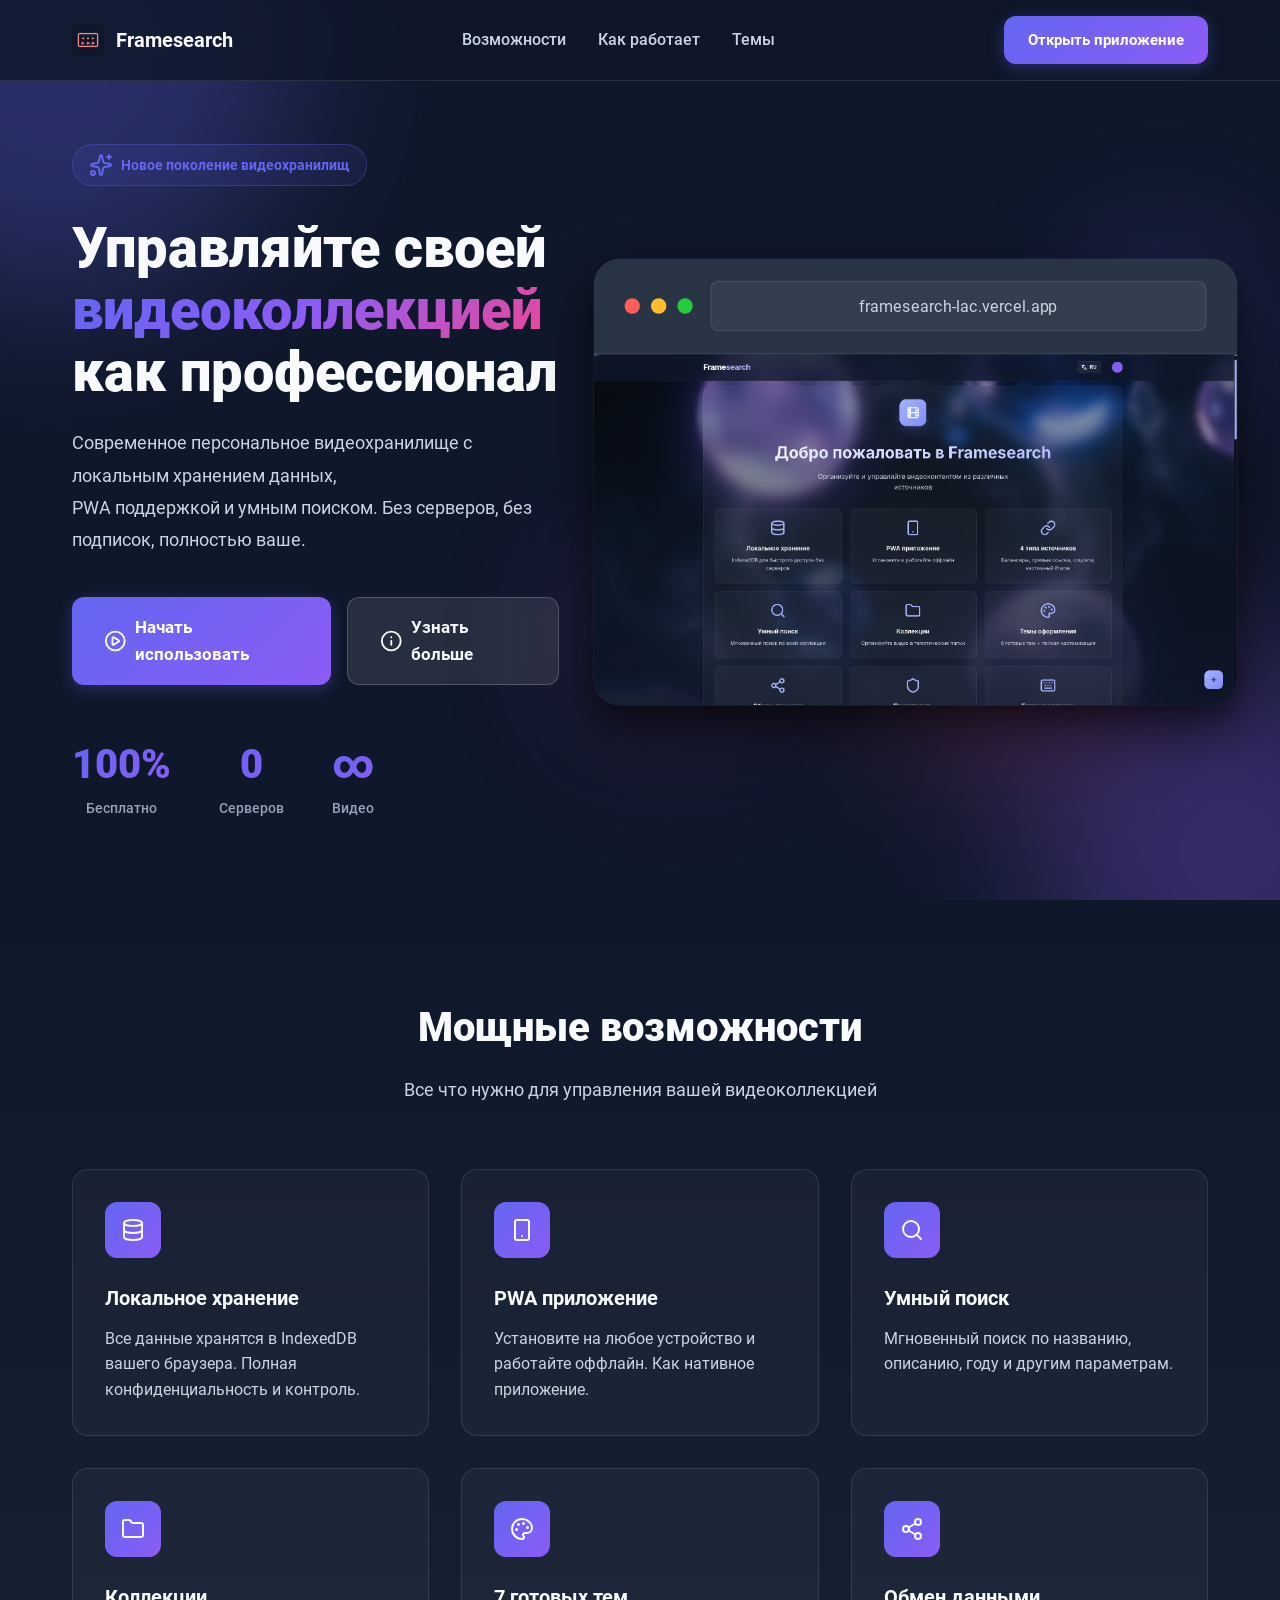
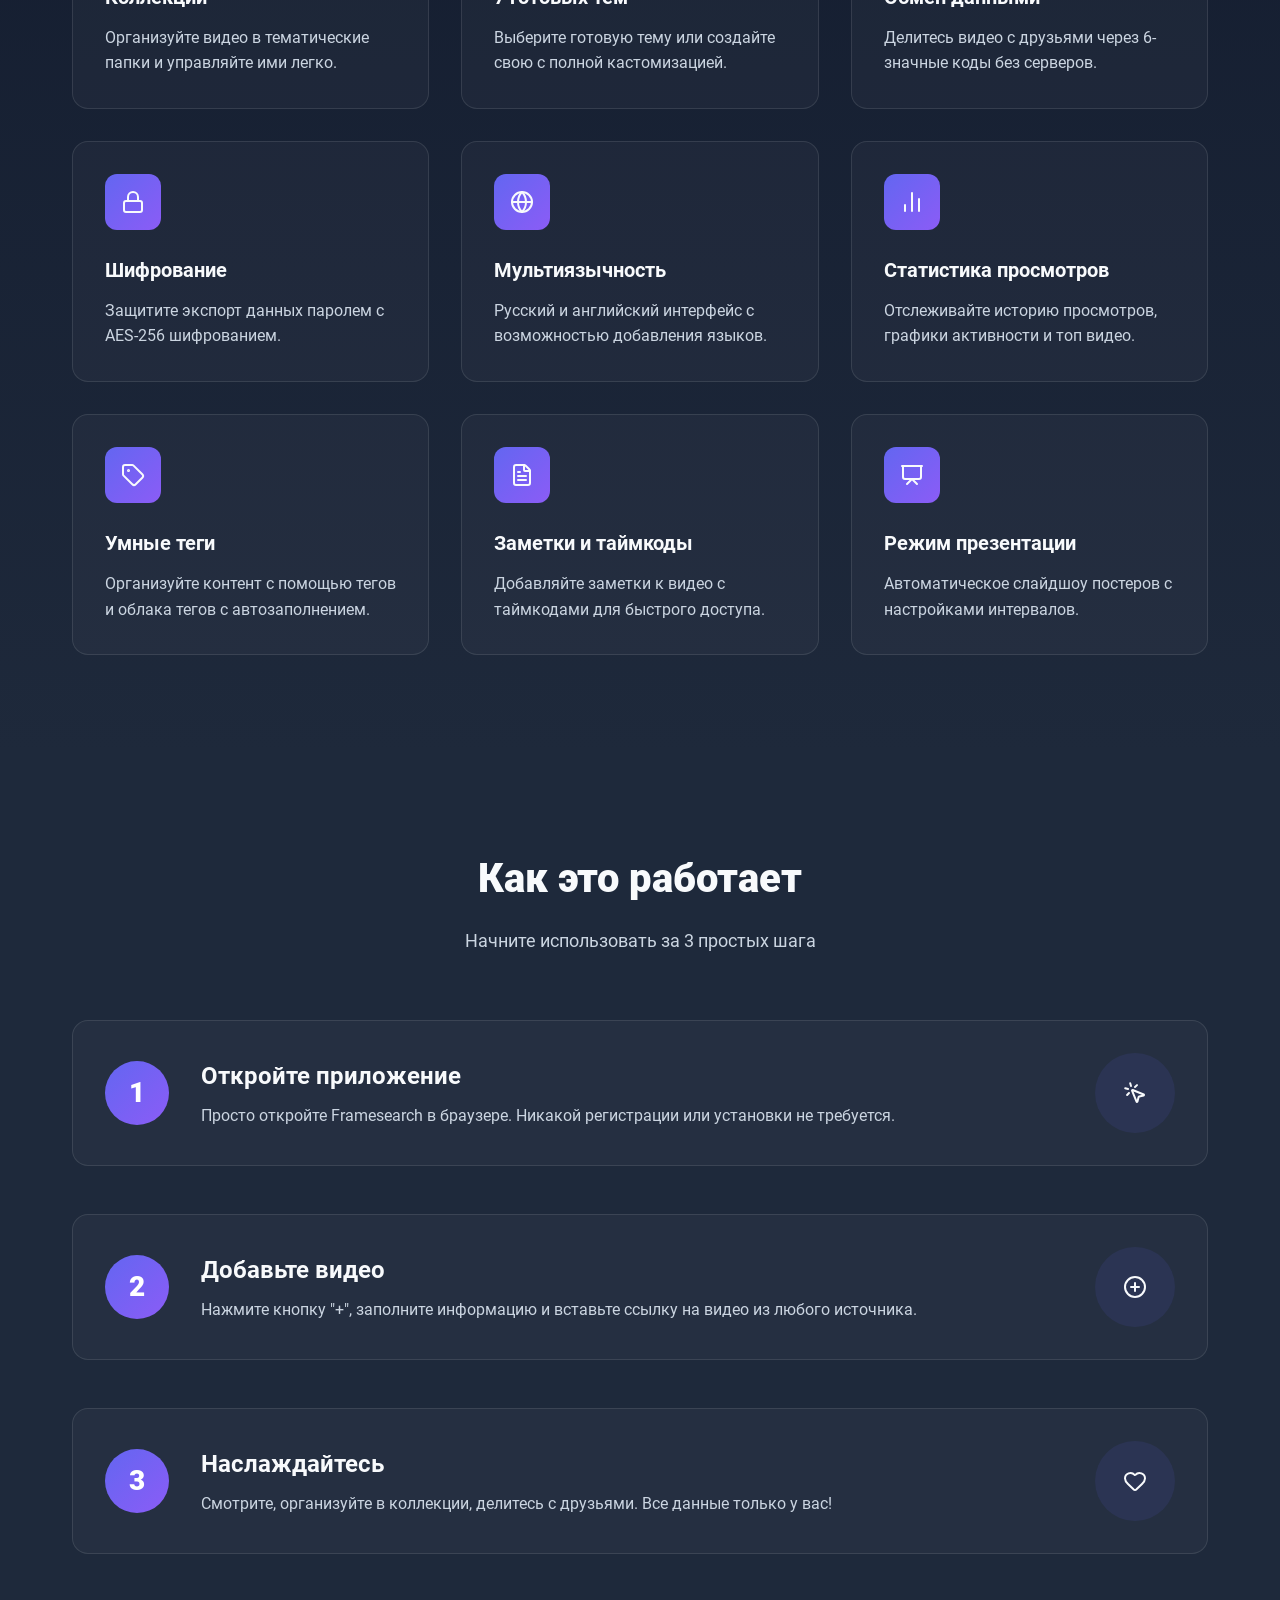
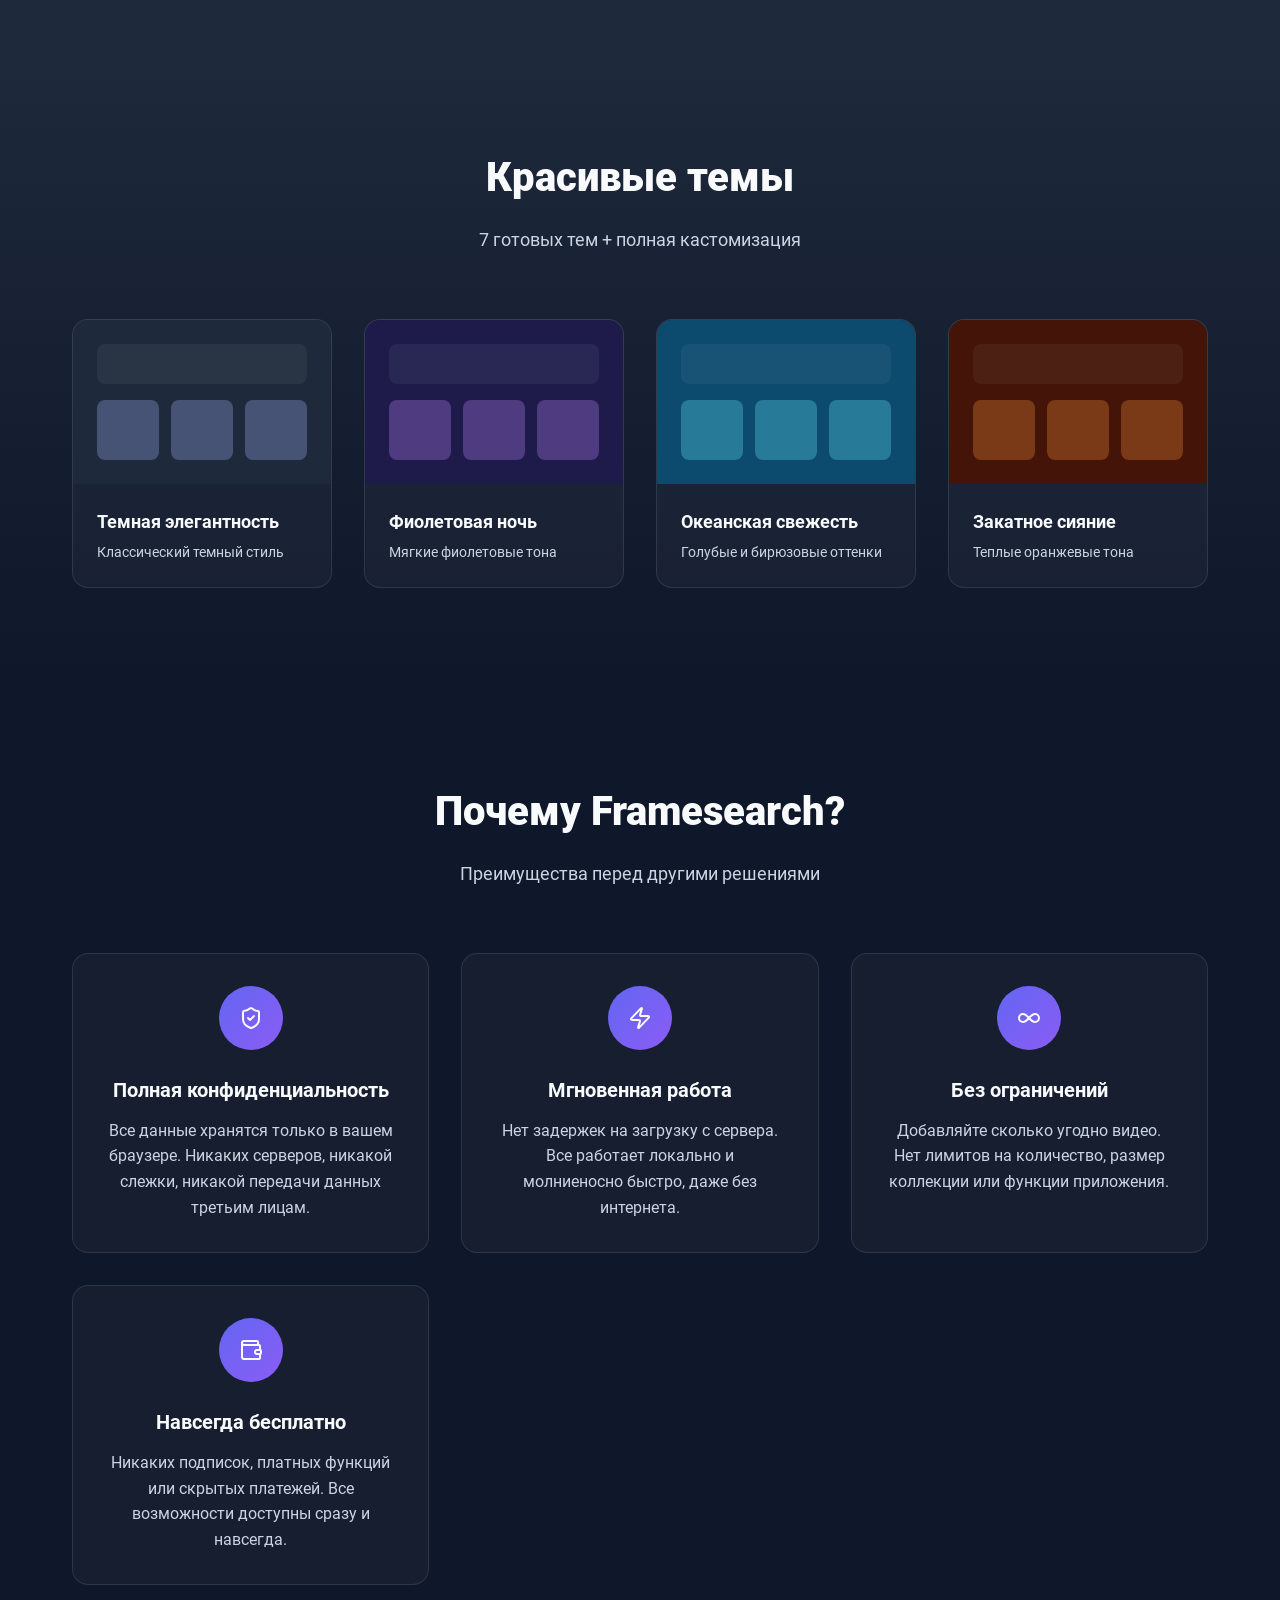
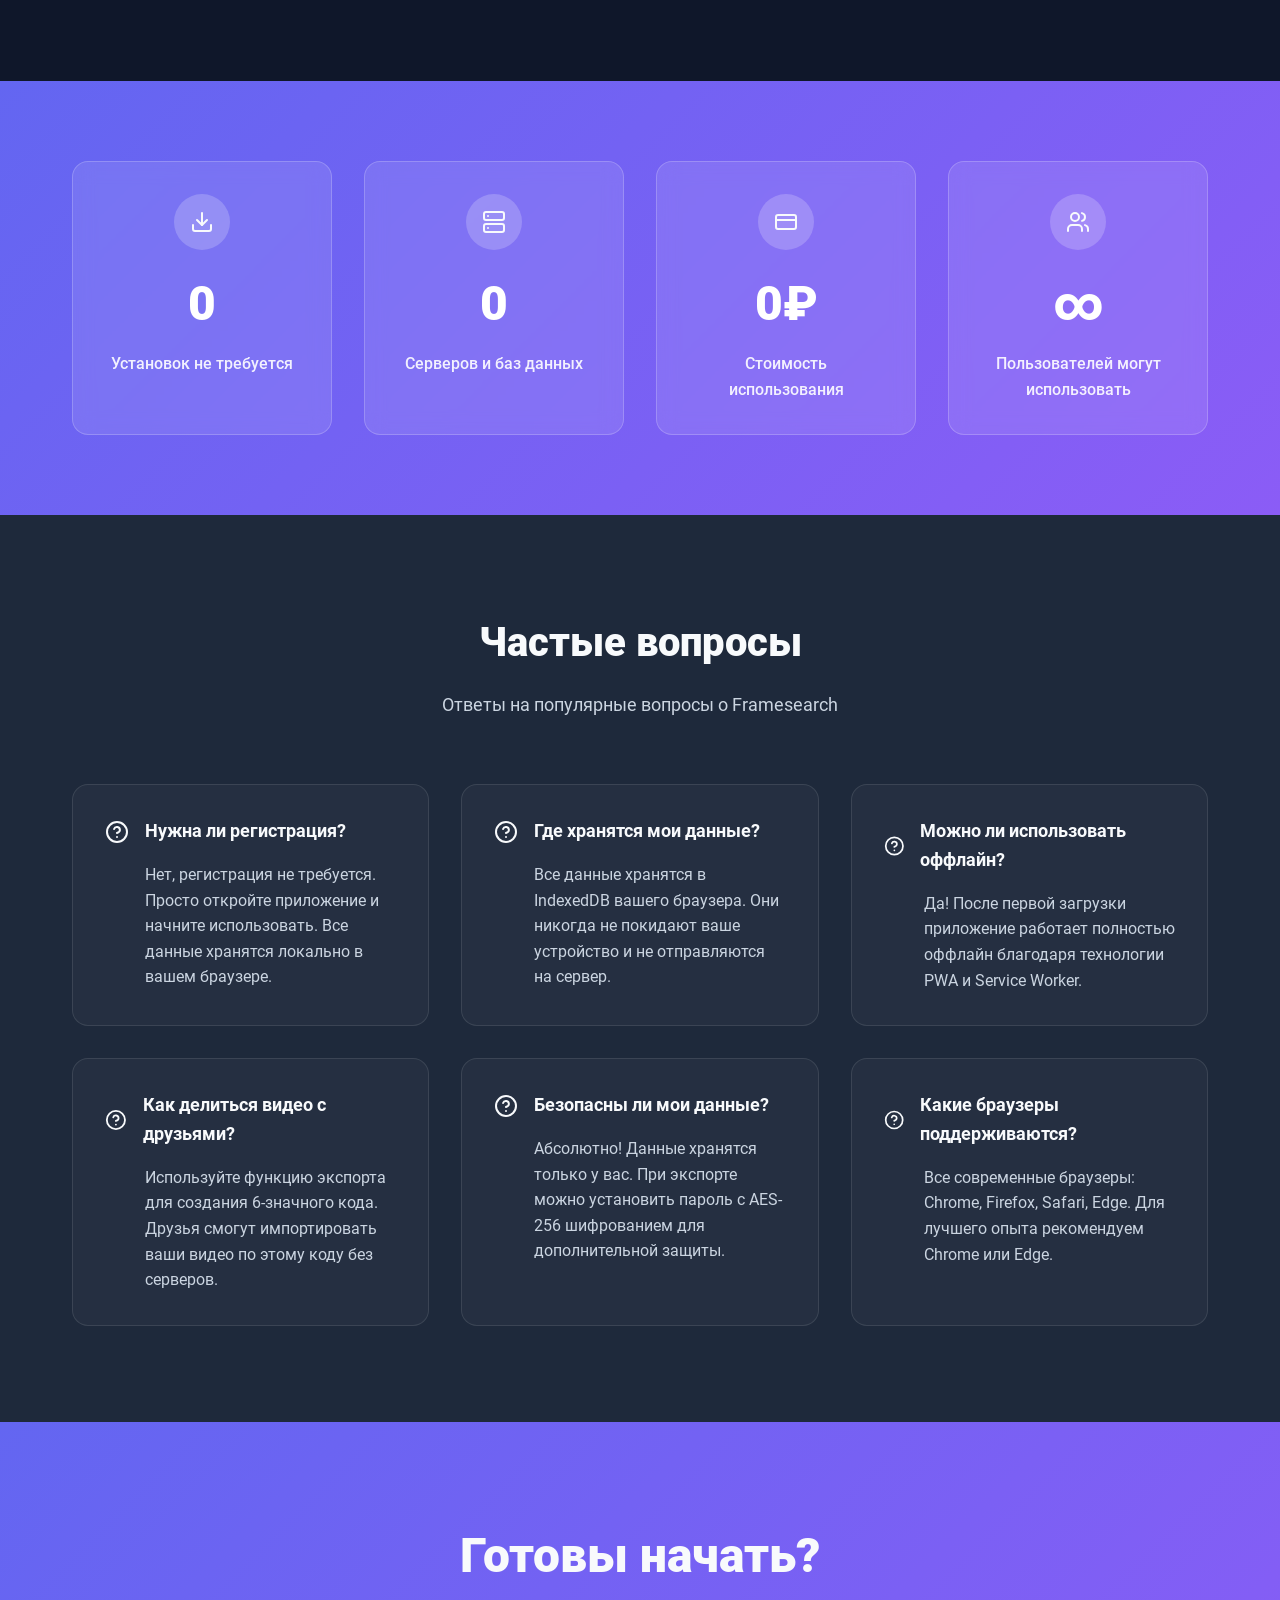
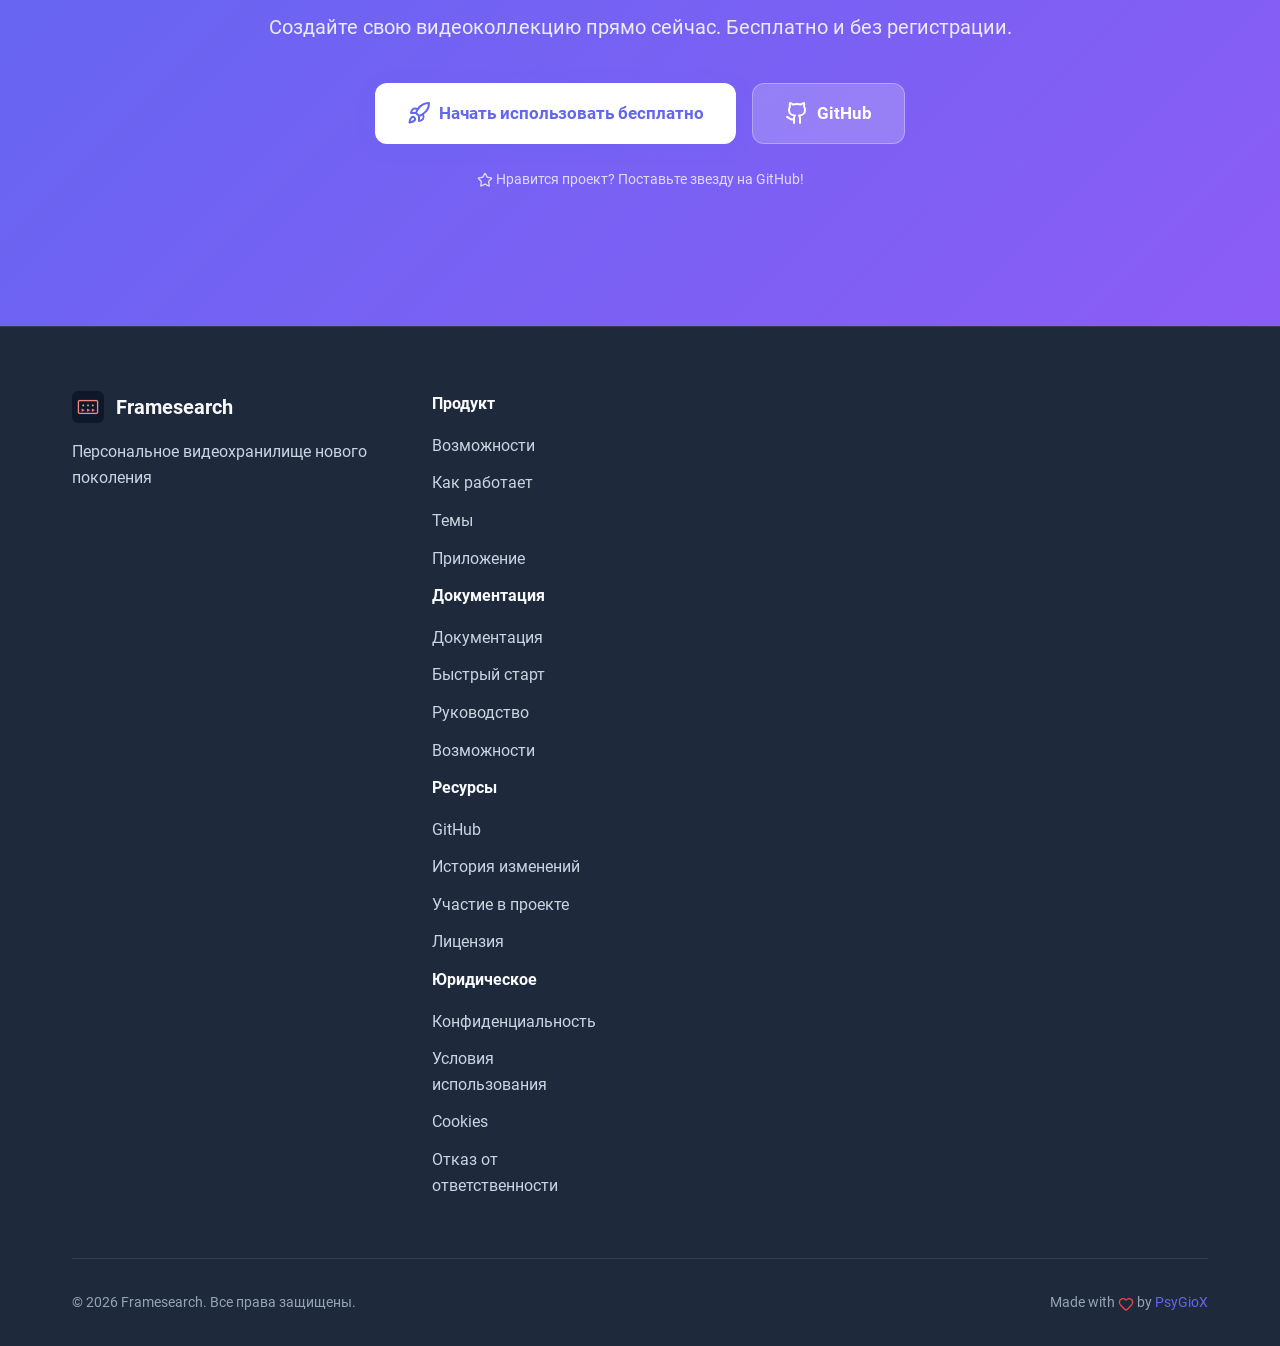
<file: index.html>
<!DOCTYPE html>
<html lang="ru">
<head>
    <meta charset="UTF-8">
    <meta name="viewport" content="width=device-width, initial-scale=1.0">
    <title>Framesearch - Бесплатное видеохранилище без регистрации | Персональный менеджер видео</title>
    
    <!-- SEO Meta Tags -->
    <meta name="description" content="Framesearch - бесплатное персональное видеохранилище для управления коллекцией видео. Работает в браузере без регистрации и серверов. PWA приложение с локальным хранением, умным поиском, коллекциями, 7 темами и шифрованием данных. Установите на любое устройство и работайте оффлайн.">
    <meta name="keywords" content="видеохранилище, менеджер видео, управление видео, коллекция фильмов, видеотека, PWA приложение, локальное хранение, IndexedDB, организация видео, личная коллекция, бесплатное приложение, без регистрации, без серверов, оффлайн приложение, видео менеджер, каталог видео, сортировка видео, поиск видео, коллекции видео, темы оформления, шифрование данных, приватность, конфиденциальность">
    <meta name="author" content="PsyGioX">
    <meta name="robots" content="index, follow, max-snippet:-1, max-image-preview:large, max-video-preview:-1">
    <meta name="language" content="Russian">
    <meta name="revisit-after" content="7 days">
    <meta name="distribution" content="global">
    <meta name="rating" content="general">
    
    <!-- Geo Tags -->
    <meta name="geo.region" content="RU">
    <meta name="geo.placename" content="Russia">
    
    <!-- Open Graph / Facebook -->
    <meta property="og:type" content="website">
    <meta property="og:url" content="https://framesearch-lac.vercel.app/">
    <meta property="og:title" content="Framesearch - Бесплатное видеохранилище без регистрации">
    <meta property="og:description" content="Современное PWA приложение для управления видеоколлекцией. Локальное хранение, умный поиск, коллекции и обмен данными без серверов. Бесплатно и без регистрации.">
    <meta property="og:image" content="https://framesearch-lac.vercel.app/preview.jpg">
    <meta property="og:image:width" content="1200">
    <meta property="og:image:height" content="630">
    <meta property="og:image:alt" content="Framesearch - Персональное видеохранилище">
    <meta property="og:locale" content="ru_RU">
    <meta property="og:locale:alternate" content="en_US">
    <meta property="og:site_name" content="Framesearch">
    
    <!-- Twitter Card -->
    <meta name="twitter:card" content="summary_large_image">
    <meta name="twitter:url" content="https://framesearch-lac.vercel.app/">
    <meta name="twitter:title" content="Framesearch - Бесплатное видеохранилище без регистрации">
    <meta name="twitter:description" content="Современное PWA приложение для управления видеоколлекцией. Локальное хранение, умный поиск, коллекции и обмен данными без серверов.">
    <meta name="twitter:image" content="https://framesearch-lac.vercel.app/preview.jpg">
    <meta name="twitter:image:alt" content="Framesearch - Персональное видеохранилище">
    <meta name="twitter:creator" content="@PsyGioX">
    
    <!-- Canonical URL -->
    <link rel="canonical" href="https://framesearch-lac.vercel.app/">
    <link rel="alternate" hreflang="ru" href="https://framesearch-lac.vercel.app/">
    <link rel="alternate" hreflang="en" href="https://framesearch-lac.vercel.app/">
    <link rel="alternate" hreflang="x-default" href="https://framesearch-lac.vercel.app/">
    
    <!-- Favicon -->
    <link rel="icon" type="image/x-icon" href="favicon/favicon.ico?v=2">
    <link rel="icon" type="image/png" sizes="16x16" href="favicon/favicon-16x16.png?v=2">
    <link rel="icon" type="image/png" sizes="32x32" href="favicon/favicon-32x32.png?v=2">
    <link rel="apple-touch-icon" sizes="180x180" href="favicon/apple-touch-icon.png?v=2">
    <link rel="icon" type="image/png" sizes="192x192" href="favicon/android-chrome-192x192.png?v=2">
    <link rel="icon" type="image/png" sizes="512x512" href="favicon/android-chrome-512x512.png?v=2">
    
    <!-- PWA -->
    <meta name="theme-color" content="#6366f1">
    <meta name="apple-mobile-web-app-capable" content="yes">
    <meta name="apple-mobile-web-app-status-bar-style" content="black-translucent">
    <meta name="apple-mobile-web-app-title" content="Framesearch">
    <link rel="manifest" href="manifest.json">
    
    <!-- Canonical URL -->
    <link rel="canonical" href="https://framesearch-lac.vercel.app/">
    
    <!-- Alternate Languages -->
    <link rel="alternate" hreflang="ru" href="https://framesearch-lac.vercel.app/">
    <link rel="alternate" hreflang="en" href="https://framesearch-lac.vercel.app/">
    <link rel="alternate" hreflang="x-default" href="https://framesearch-lac.vercel.app/">
    
    <!-- Fonts -->
    <link rel="stylesheet" href="fonts/Roboto/stylesheet.css">
    
    <!-- Preload Critical Resources -->
    <link rel="preload" href="styles/landing.css" as="style">
    <link rel="preload" href="scripts/landing.js" as="script">
    <link rel="preload" href="screenshots/screenshot.png" as="image">
    
    <!-- DNS Prefetch -->
    <link rel="dns-prefetch" href="https://unpkg.com">
    
    <!-- Icons -->
    <script src="scripts/lucide.js"></script>
    
    <!-- Structured Data (JSON-LD) -->
    <script type="application/ld+json">
    {
        "@context": "https://schema.org",
        "@type": "SoftwareApplication",
        "name": "Framesearch",
        "applicationCategory": "MultimediaApplication",
        "applicationSubCategory": "Video Management",
        "operatingSystem": "Web Browser, Windows, macOS, Linux, Android, iOS",
        "offers": {
            "@type": "Offer",
            "price": "0",
            "priceCurrency": "USD"
        },
        "description": "Бесплатное персональное видеохранилище для управления коллекцией видео. Работает в браузере без регистрации и серверов. PWA приложение с локальным хранением, умным поиском и шифрованием данных.",
        "image": "https://framesearch-lac.vercel.app/preview.jpg",
        "screenshot": "https://framesearch-lac.vercel.app/screenshots/screenshot.png",
        "author": {
            "@type": "Person",
            "name": "PsyGioX",
            "url": "https://github.com/PsyGioX"
        },
        "aggregateRating": {
            "@type": "AggregateRating",
            "ratingValue": "5",
            "ratingCount": "1",
            "bestRating": "5",
            "worstRating": "1"
        },
        "featureList": [
            "Локальное хранение данных в IndexedDB",
            "PWA приложение с оффлайн режимом",
            "Умный поиск по названию, году, жанру",
            "Организация в коллекции",
            "7 готовых тем оформления",
            "Шифрование данных AES-256",
            "Обмен данными без серверов",
            "Мультиязычный интерфейс",
            "Статистика просмотров и аналитика",
            "Умные теги с автозаполнением",
            "Заметки и таймкоды к видео",
            "Режим презентации и слайдшоу"
        ],
        "softwareVersion": "1.0.0",
        "datePublished": "2026-02-21",
        "dateModified": "2026-02-21",
        "inLanguage": ["ru", "en"],
        "url": "https://framesearch-lac.vercel.app/",
        "downloadUrl": "https://framesearch-lac.vercel.app/app",
        "installUrl": "https://framesearch-lac.vercel.app/app",
        "softwareHelp": {
            "@type": "CreativeWork",
            "url": "https://github.com/PsyGioX/framesearch#readme"
        }
    }
    </script>
    
    <!-- Organization Schema -->
    <script type="application/ld+json">
    {
        "@context": "https://schema.org",
        "@type": "Organization",
        "name": "Framesearch",
        "url": "https://framesearch-lac.vercel.app",
        "logo": "https://framesearch-lac.vercel.app/icons/icon.svg",
        "sameAs": [
            "https://github.com/PsyGioX/framesearch"
        ],
        "contactPoint": {
            "@type": "ContactPoint",
            "contactType": "Customer Support",
            "url": "https://github.com/PsyGioX/framesearch/issues"
        }
    }
    </script>
    
    <!-- WebPage Schema -->
    <script type="application/ld+json">
    {
        "@context": "https://schema.org",
        "@type": "WebPage",
        "name": "Framesearch - Бесплатное видеохранилище без регистрации",
        "description": "Современное PWA приложение для управления видеоколлекцией. Локальное хранение, умный поиск, коллекции и обмен данными без серверов.",
        "url": "https://framesearch-lac.vercel.app/",
        "inLanguage": "ru",
        "isPartOf": {
            "@type": "WebSite",
            "name": "Framesearch",
            "url": "https://framesearch-lac.vercel.app"
        },
        "about": {
            "@type": "Thing",
            "name": "Video Management Software",
            "description": "Персональное видеохранилище для организации и управления видеоконтентом"
        },
        "breadcrumb": {
            "@type": "BreadcrumbList",
            "itemListElement": [
                {
                    "@type": "ListItem",
                    "position": 1,
                    "name": "Главная",
                    "item": "https://framesearch-lac.vercel.app/"
                }
            ]
        }
    }
    </script>
    
    <!-- FAQ Schema -->
    <script type="application/ld+json">
    {
        "@context": "https://schema.org",
        "@type": "FAQPage",
        "mainEntity": [
            {
                "@type": "Question",
                "name": "Нужна ли регистрация для использования Framesearch?",
                "acceptedAnswer": {
                    "@type": "Answer",
                    "text": "Нет, регистрация не требуется. Просто откройте приложение и начните использовать. Все данные хранятся локально в вашем браузере."
                }
            },
            {
                "@type": "Question",
                "name": "Где хранятся мои данные в Framesearch?",
                "acceptedAnswer": {
                    "@type": "Answer",
                    "text": "Все данные хранятся в IndexedDB вашего браузера. Они никогда не покидают ваше устройство и не отправляются на сервер."
                }
            },
            {
                "@type": "Question",
                "name": "Можно ли использовать Framesearch оффлайн?",
                "acceptedAnswer": {
                    "@type": "Answer",
                    "text": "Да! После первой загрузки приложение работает полностью оффлайн благодаря технологии PWA и Service Worker."
                }
            },
            {
                "@type": "Question",
                "name": "Как делиться видео с друзьями в Framesearch?",
                "acceptedAnswer": {
                    "@type": "Answer",
                    "text": "Используйте функцию экспорта для создания 6-значного кода. Друзья смогут импортировать ваши видео по этому коду без серверов."
                }
            },
            {
                "@type": "Question",
                "name": "Безопасны ли мои данные в Framesearch?",
                "acceptedAnswer": {
                    "@type": "Answer",
                    "text": "Абсолютно! Данные хранятся только у вас. При экспорте можно установить пароль с AES-256 шифрованием для дополнительной защиты."
                }
            },
            {
                "@type": "Question",
                "name": "Какие браузеры поддерживает Framesearch?",
                "acceptedAnswer": {
                    "@type": "Answer",
                    "text": "Все современные браузеры: Chrome, Firefox, Safari, Edge. Для лучшего опыта рекомендуем Chrome или Edge."
                }
            }
        ]
    }
    </script>
    
    <link rel="stylesheet" href="styles/landing.css">
    <link rel="stylesheet" href="styles/mobile-navbar.css">
</head>
<body>
    <!-- Navigation -->
    <nav class="navbar" id="navbar">
        <div class="container">
            <div class="nav-content">
                <a href="#" class="logo">
                    <img src="favicon/favicon-32x32.png" alt="Framesearch" width="32" height="32">
                    <span>Framesearch</span>
                </a>
                
                <div class="nav-links">
                    <a href="#features">Возможности</a>
                    <a href="#how-it-works">Как работает</a>
                    <a href="#themes">Темы</a>
                </div>
                
                <div class="nav-actions">
                    <a href="/app" class="btn btn-primary nav-app-btn">Открыть приложение</a>
                    <button class="mobile-menu-btn" id="mobileMenuBtn">
                        <span class="menu-icon">
                            <span></span>
                            <span></span>
                            <span></span>
                        </span>
                    </button>
                </div>
            </div>
        </div>
    </nav>

    <!-- Mobile Menu Backdrop -->
    <div class="mobile-menu-backdrop" id="mobileMenuBackdrop"></div>
    
    <!-- Mobile Menu -->
    <div class="mobile-menu" id="mobileMenu">
        <button class="mobile-menu-close" id="mobileMenuClose" aria-label="Закрыть меню">
            <span></span>
            <span></span>
        </button>
        <div class="mobile-menu-content">
            <a href="#features">Возможности</a>
            <a href="#how-it-works">Как работает</a>
            <a href="#themes">Темы</a>
            <a href="/app" class="btn btn-primary">Открыть приложение</a>
        </div>
    </div>

    <!-- Hero Section -->
    <section class="hero" itemscope itemtype="https://schema.org/WebApplication">
        <div class="hero-background">
            <div class="gradient-orb orb-1"></div>
            <div class="gradient-orb orb-2"></div>
            <div class="gradient-orb orb-3"></div>
        </div>
        
        <div class="container">
            <div class="hero-content">
                <div class="hero-badge">
                    <i data-lucide="sparkles"></i>
                    <span>Новое поколение видеохранилищ</span>
                </div>
                
                <h1 class="hero-title" itemprop="name">
                    Управляйте своей<br>
                    <span class="gradient-text">видеоколлекцией</span><br>
                    как профессионал
                </h1>
                
                <p class="hero-description" itemprop="description">
                    Современное персональное видеохранилище с локальным хранением данных,<br>
                    PWA поддержкой и умным поиском. Без серверов, без подписок, полностью ваше.
                </p>
                
                <div class="hero-actions">
                    <a href="/app" class="btn btn-large btn-primary" itemprop="installUrl">
                        <i data-lucide="play-circle"></i>
                        <span>Начать использовать</span>
                    </a>
                    <a href="#features" class="btn btn-large btn-secondary">
                        <i data-lucide="info"></i>
                        <span>Узнать больше</span>
                    </a>
                </div>
                
                <div class="hero-stats">
                    <div class="stat">
                        <div class="stat-value">100%</div>
                        <div class="stat-label">Бесплатно</div>
                    </div>
                    <div class="stat">
                        <div class="stat-value">0</div>
                        <div class="stat-label">Серверов</div>
                    </div>
                    <div class="stat">
                        <div class="stat-value">∞</div>
                        <div class="stat-label">Видео</div>
                    </div>
                </div>
            </div>
            
            <div class="hero-image">
                <figure class="mockup">
                    <div class="mockup-browser">
                        <div class="browser-header">
                            <div class="browser-dots">
                                <span></span>
                                <span></span>
                                <span></span>
                            </div>
                            <div class="browser-url">framesearch-lac.vercel.app</div>
                        </div>
                        <img src="screenshots/screenshot.png" alt="Framesearch - Интерфейс персонального видеохранилища" itemprop="screenshot" loading="eager" width="1200" height="800">
                    </div>
                    <div class="mockup-glow"></div>
                </figure>
            </div>
        </div>
    </section>

    <!-- Features Section -->
    <section class="features" id="features">
        <div class="container">
            <div class="section-header">
                <h2 class="section-title">Мощные возможности</h2>
                <p class="section-description">
                    Все что нужно для управления вашей видеоколлекцией
                </p>
            </div>
            
            <div class="features-grid">
                <div class="feature-card">
                    <div class="feature-icon">
                        <i data-lucide="database"></i>
                    </div>
                    <h3>Локальное хранение</h3>
                    <p>Все данные хранятся в IndexedDB вашего браузера. Полная конфиденциальность и контроль.</p>
                </div>
                
                <div class="feature-card">
                    <div class="feature-icon">
                        <i data-lucide="smartphone"></i>
                    </div>
                    <h3>PWA приложение</h3>
                    <p>Установите на любое устройство и работайте оффлайн. Как нативное приложение.</p>
                </div>
                
                <div class="feature-card">
                    <div class="feature-icon">
                        <i data-lucide="search"></i>
                    </div>
                    <h3>Умный поиск</h3>
                    <p>Мгновенный поиск по названию, описанию, году и другим параметрам.</p>
                </div>
                
                <div class="feature-card">
                    <div class="feature-icon">
                        <i data-lucide="folder"></i>
                    </div>
                    <h3>Коллекции</h3>
                    <p>Организуйте видео в тематические папки и управляйте ими легко.</p>
                </div>
                
                <div class="feature-card">
                    <div class="feature-icon">
                        <i data-lucide="palette"></i>
                    </div>
                    <h3>7 готовых тем</h3>
                    <p>Выберите готовую тему или создайте свою с полной кастомизацией.</p>
                </div>
                
                <div class="feature-card">
                    <div class="feature-icon">
                        <i data-lucide="share-2"></i>
                    </div>
                    <h3>Обмен данными</h3>
                    <p>Делитесь видео с друзьями через 6-значные коды без серверов.</p>
                </div>
                
                <div class="feature-card">
                    <div class="feature-icon">
                        <i data-lucide="lock"></i>
                    </div>
                    <h3>Шифрование</h3>
                    <p>Защитите экспорт данных паролем с AES-256 шифрованием.</p>
                </div>
                
                <div class="feature-card">
                    <div class="feature-icon">
                        <i data-lucide="globe"></i>
                    </div>
                    <h3>Мультиязычность</h3>
                    <p>Русский и английский интерфейс с возможностью добавления языков.</p>
                </div>
                
                <div class="feature-card">
                    <div class="feature-icon">
                        <i data-lucide="bar-chart-2"></i>
                    </div>
                    <h3>Статистика просмотров</h3>
                    <p>Отслеживайте историю просмотров, графики активности и топ видео.</p>
                </div>
                
                <div class="feature-card">
                    <div class="feature-icon">
                        <i data-lucide="tag"></i>
                    </div>
                    <h3>Умные теги</h3>
                    <p>Организуйте контент с помощью тегов и облака тегов с автозаполнением.</p>
                </div>
                
                <div class="feature-card">
                    <div class="feature-icon">
                        <i data-lucide="file-text"></i>
                    </div>
                    <h3>Заметки и таймкоды</h3>
                    <p>Добавляйте заметки к видео с таймкодами для быстрого доступа.</p>
                </div>
                
                <div class="feature-card">
                    <div class="feature-icon">
                        <i data-lucide="presentation"></i>
                    </div>
                    <h3>Режим презентации</h3>
                    <p>Автоматическое слайдшоу постеров с настройками интервалов.</p>
                </div>
            </div>
        </div>
    </section>

    <!-- How It Works -->
    <section class="how-it-works" id="how-it-works">
        <div class="container">
            <div class="section-header">
                <h2 class="section-title">Как это работает</h2>
                <p class="section-description">
                    Начните использовать за 3 простых шага
                </p>
            </div>
            
            <div class="steps">
                <div class="step">
                    <div class="step-number">1</div>
                    <div class="step-content">
                        <h3>Откройте приложение</h3>
                        <p>Просто откройте Framesearch в браузере. Никакой регистрации или установки не требуется.</p>
                    </div>
                    <div class="step-visual">
                        <i data-lucide="mouse-pointer-click"></i>
                    </div>
                </div>
                
                <div class="step">
                    <div class="step-number">2</div>
                    <div class="step-content">
                        <h3>Добавьте видео</h3>
                        <p>Нажмите кнопку "+", заполните информацию и вставьте ссылку на видео из любого источника.</p>
                    </div>
                    <div class="step-visual">
                        <i data-lucide="plus-circle"></i>
                    </div>
                </div>
                
                <div class="step">
                    <div class="step-number">3</div>
                    <div class="step-content">
                        <h3>Наслаждайтесь</h3>
                        <p>Смотрите, организуйте в коллекции, делитесь с друзьями. Все данные только у вас!</p>
                    </div>
                    <div class="step-visual">
                        <i data-lucide="heart"></i>
                    </div>
                </div>
            </div>
        </div>
    </section>

    <!-- Themes Showcase -->
    <section class="themes" id="themes">
        <div class="container">
            <div class="section-header">
                <h2 class="section-title">Красивые темы</h2>
                <p class="section-description">
                    7 готовых тем + полная кастомизация
                </p>
            </div>
            
            <div class="themes-grid">
                <div class="theme-card" style="--theme-primary: #a5b4fc; --theme-secondary: #1e293b;">
                    <div class="theme-preview">
                        <div class="theme-header"></div>
                        <div class="theme-content">
                            <div class="theme-card-item"></div>
                            <div class="theme-card-item"></div>
                            <div class="theme-card-item"></div>
                        </div>
                    </div>
                    <div class="theme-info">
                        <h4>Темная элегантность</h4>
                        <p>Классический темный стиль</p>
                    </div>
                </div>
                
                <div class="theme-card" style="--theme-primary: #c084fc; --theme-secondary: #1e1b4b;">
                    <div class="theme-preview">
                        <div class="theme-header"></div>
                        <div class="theme-content">
                            <div class="theme-card-item"></div>
                            <div class="theme-card-item"></div>
                            <div class="theme-card-item"></div>
                        </div>
                    </div>
                    <div class="theme-info">
                        <h4>Фиолетовая ночь</h4>
                        <p>Мягкие фиолетовые тона</p>
                    </div>
                </div>
                
                <div class="theme-card" style="--theme-primary: #67e8f9; --theme-secondary: #0c4a6e;">
                    <div class="theme-preview">
                        <div class="theme-header"></div>
                        <div class="theme-content">
                            <div class="theme-card-item"></div>
                            <div class="theme-card-item"></div>
                            <div class="theme-card-item"></div>
                        </div>
                    </div>
                    <div class="theme-info">
                        <h4>Океанская свежесть</h4>
                        <p>Голубые и бирюзовые оттенки</p>
                    </div>
                </div>
                
                <div class="theme-card" style="--theme-primary: #fb923c; --theme-secondary: #431407;">
                    <div class="theme-preview">
                        <div class="theme-header"></div>
                        <div class="theme-content">
                            <div class="theme-card-item"></div>
                            <div class="theme-card-item"></div>
                            <div class="theme-card-item"></div>
                        </div>
                    </div>
                    <div class="theme-info">
                        <h4>Закатное сияние</h4>
                        <p>Теплые оранжевые тона</p>
                    </div>
                </div>
            </div>
        </div>
    </section>

    <!-- Why Choose Us -->
    <section class="why-choose">
        <div class="container">
            <div class="section-header">
                <h2 class="section-title">Почему Framesearch?</h2>
                <p class="section-description">
                    Преимущества перед другими решениями
                </p>
            </div>
            
            <div class="comparison-grid">
                <div class="comparison-card">
                    <div class="comparison-icon">
                        <i data-lucide="shield-check"></i>
                    </div>
                    <h3>Полная конфиденциальность</h3>
                    <p>Все данные хранятся только в вашем браузере. Никаких серверов, никакой слежки, никакой передачи данных третьим лицам.</p>
                </div>
                
                <div class="comparison-card">
                    <div class="comparison-icon">
                        <i data-lucide="zap"></i>
                    </div>
                    <h3>Мгновенная работа</h3>
                    <p>Нет задержек на загрузку с сервера. Все работает локально и молниеносно быстро, даже без интернета.</p>
                </div>
                
                <div class="comparison-card">
                    <div class="comparison-icon">
                        <i data-lucide="infinity"></i>
                    </div>
                    <h3>Без ограничений</h3>
                    <p>Добавляйте сколько угодно видео. Нет лимитов на количество, размер коллекции или функции приложения.</p>
                </div>
                
                <div class="comparison-card">
                    <div class="comparison-icon">
                        <i data-lucide="wallet"></i>
                    </div>
                    <h3>Навсегда бесплатно</h3>
                    <p>Никаких подписок, платных функций или скрытых платежей. Все возможности доступны сразу и навсегда.</p>
                </div>
            </div>
        </div>
    </section>

    <!-- Stats Section -->
    <section class="stats-section">
        <div class="container">
            <div class="stats-grid">
                <div class="stat-card">
                    <div class="stat-icon">
                        <i data-lucide="download"></i>
                    </div>
                    <div class="stat-number">0</div>
                    <div class="stat-text">Установок не требуется</div>
                </div>
                
                <div class="stat-card">
                    <div class="stat-icon">
                        <i data-lucide="server"></i>
                    </div>
                    <div class="stat-number">0</div>
                    <div class="stat-text">Серверов и баз данных</div>
                </div>
                
                <div class="stat-card">
                    <div class="stat-icon">
                        <i data-lucide="credit-card"></i>
                    </div>
                    <div class="stat-number">0₽</div>
                    <div class="stat-text">Стоимость использования</div>
                </div>
                
                <div class="stat-card">
                    <div class="stat-icon">
                        <i data-lucide="users"></i>
                    </div>
                    <div class="stat-number">∞</div>
                    <div class="stat-text">Пользователей могут использовать</div>
                </div>
            </div>
        </div>
    </section>

    <!-- FAQ Section -->
    <section class="faq-section">
        <div class="container">
            <div class="section-header">
                <h2 class="section-title">Частые вопросы</h2>
                <p class="section-description">
                    Ответы на популярные вопросы о Framesearch
                </p>
            </div>
            
            <div class="faq-grid">
                <div class="faq-item">
                    <div class="faq-question">
                        <i data-lucide="help-circle"></i>
                        <h3>Нужна ли регистрация?</h3>
                    </div>
                    <p class="faq-answer">Нет, регистрация не требуется. Просто откройте приложение и начните использовать. Все данные хранятся локально в вашем браузере.</p>
                </div>
                
                <div class="faq-item">
                    <div class="faq-question">
                        <i data-lucide="help-circle"></i>
                        <h3>Где хранятся мои данные?</h3>
                    </div>
                    <p class="faq-answer">Все данные хранятся в IndexedDB вашего браузера. Они никогда не покидают ваше устройство и не отправляются на сервер.</p>
                </div>
                
                <div class="faq-item">
                    <div class="faq-question">
                        <i data-lucide="help-circle"></i>
                        <h3>Можно ли использовать оффлайн?</h3>
                    </div>
                    <p class="faq-answer">Да! После первой загрузки приложение работает полностью оффлайн благодаря технологии PWA и Service Worker.</p>
                </div>
                
                <div class="faq-item">
                    <div class="faq-question">
                        <i data-lucide="help-circle"></i>
                        <h3>Как делиться видео с друзьями?</h3>
                    </div>
                    <p class="faq-answer">Используйте функцию экспорта для создания 6-значного кода. Друзья смогут импортировать ваши видео по этому коду без серверов.</p>
                </div>
                
                <div class="faq-item">
                    <div class="faq-question">
                        <i data-lucide="help-circle"></i>
                        <h3>Безопасны ли мои данные?</h3>
                    </div>
                    <p class="faq-answer">Абсолютно! Данные хранятся только у вас. При экспорте можно установить пароль с AES-256 шифрованием для дополнительной защиты.</p>
                </div>
                
                <div class="faq-item">
                    <div class="faq-question">
                        <i data-lucide="help-circle"></i>
                        <h3>Какие браузеры поддерживаются?</h3>
                    </div>
                    <p class="faq-answer">Все современные браузеры: Chrome, Firefox, Safari, Edge. Для лучшего опыта рекомендуем Chrome или Edge.</p>
                </div>
            </div>
        </div>
    </section>

    <!-- CTA Section -->
    <section class="cta">
        <div class="container">
            <div class="cta-content">
                <h2>Готовы начать?</h2>
                <p>Создайте свою видеоколлекцию прямо сейчас. Бесплатно и без регистрации.</p>
                <div class="cta-actions">
                    <a href="/app" class="btn btn-large btn-primary">
                        <i data-lucide="rocket"></i>
                        <span>Начать использовать бесплатно</span>
                    </a>
                    <a href="https://github.com/PsyGioX/framesearch" class="btn btn-large btn-secondary" target="_blank" rel="noopener noreferrer">
                        <i data-lucide="github"></i>
                        <span>GitHub</span>
                    </a>
                </div>
                <p style="margin-top: 1.5rem; font-size: 0.875rem; opacity: 0.8;">
                    <i data-lucide="star" style="width: 16px; height: 16px; vertical-align: middle;"></i> Нравится проект? Поставьте звезду на GitHub!
                </p>
            </div>
        </div>
    </section>

    <!-- Footer -->
    <footer class="footer">
        <div class="container">
            <div class="footer-content">
                <div class="footer-brand">
                    <div class="logo">
                        <img src="favicon/favicon-32x32.png" alt="Framesearch" width="32" height="32">
                        <span>Framesearch</span>
                    </div>
                    <p>Персональное видеохранилище нового поколения</p>
                </div>
                
                <div class="footer-links">
                    <div class="footer-column">
                        <h4>Продукт</h4>
                        <a href="#features">Возможности</a>
                        <a href="#how-it-works">Как работает</a>
                        <a href="#themes">Темы</a>
                        <a href="/app">Приложение</a>
                    </div>
                    
                    <div class="footer-column">
                        <h4>Документация</h4>
                        <a href="https://github.com/PsyGioX/framesearch#readme" target="_blank" rel="noopener">Документация</a>
                        <a href="https://github.com/PsyGioX/framesearch/blob/main/QUICK_START.md" target="_blank" rel="noopener">Быстрый старт</a>
                        <a href="https://github.com/PsyGioX/framesearch/blob/main/USAGE.md" target="_blank" rel="noopener">Руководство</a>
                        <a href="https://github.com/PsyGioX/framesearch/blob/main/FEATURES.md" target="_blank" rel="noopener">Возможности</a>
                    </div>
                    
                    <div class="footer-column">
                        <h4>Ресурсы</h4>
                        <a href="https://github.com/PsyGioX/framesearch" target="_blank" rel="noopener">GitHub</a>
                        <a href="https://github.com/PsyGioX/framesearch/blob/main/CHANGELOG.md" target="_blank" rel="noopener">История изменений</a>
                        <a href="https://github.com/PsyGioX/framesearch/blob/main/CONTRIBUTING.md" target="_blank" rel="noopener">Участие в проекте</a>
                        <a href="https://github.com/PsyGioX/framesearch/blob/main/LICENSE" target="_blank" rel="noopener">Лицензия</a>
                    </div>
                    
                    <div class="footer-column">
                        <h4>Юридическое</h4>
                        <a href="privacy.html">Конфиденциальность</a>
                        <a href="terms.html">Условия использования</a>
                        <a href="cookies.html">Cookies</a>
                        <a href="disclaimer.html">Отказ от ответственности</a>
                    </div>
                </div>
            </div>
            
            <div class="footer-bottom">
                <p>© 2026 Framesearch. Все права защищены.</p>
                <p>Made with <i data-lucide="heart" style="width: 16px; height: 16px; vertical-align: middle; color: #ef4444;"></i> by <a href="https://github.com/PsyGioX" target="_blank">PsyGioX</a></p>
            </div>
        </div>
    </footer>

    <!-- Yandex.Metrika counter -->
    <script type="text/javascript">
        (function(m,e,t,r,i,k,a){m[i]=m[i]||function(){(m[i].a=m[i].a||[]).push(arguments)};
        m[i].l=1*new Date();
        for (var j = 0; j < document.scripts.length; j++) {if (document.scripts[j].src === r) { return; }}
        k=e.createElement(t),a=e.getElementsByTagName(t)[0],k.async=1,k.src=r,a.parentNode.insertBefore(k,a)})
        (window, document, 'script', 'https://mc.yandex.ru/metrika/tag.js', 'ym');
        
        ym(106947056, 'init', {
            clickmap:true,
            trackLinks:true,
            accurateTrackBounce:true,
            webvisor:true,
            ecommerce:"dataLayer"
        });
    </script>
    <noscript><div><img src="https://mc.yandex.ru/watch/106947056" style="position:absolute; left:-9999px;" alt="" /></div></noscript>
    <!-- /Yandex.Metrika counter -->

    <script src="scripts/landing.js"></script>
    <script>
        // Initialize Lucide icons immediately
        if (typeof lucide !== 'undefined') {
            lucide.createIcons();
        }
    </script>
</body>
</html>
</file>
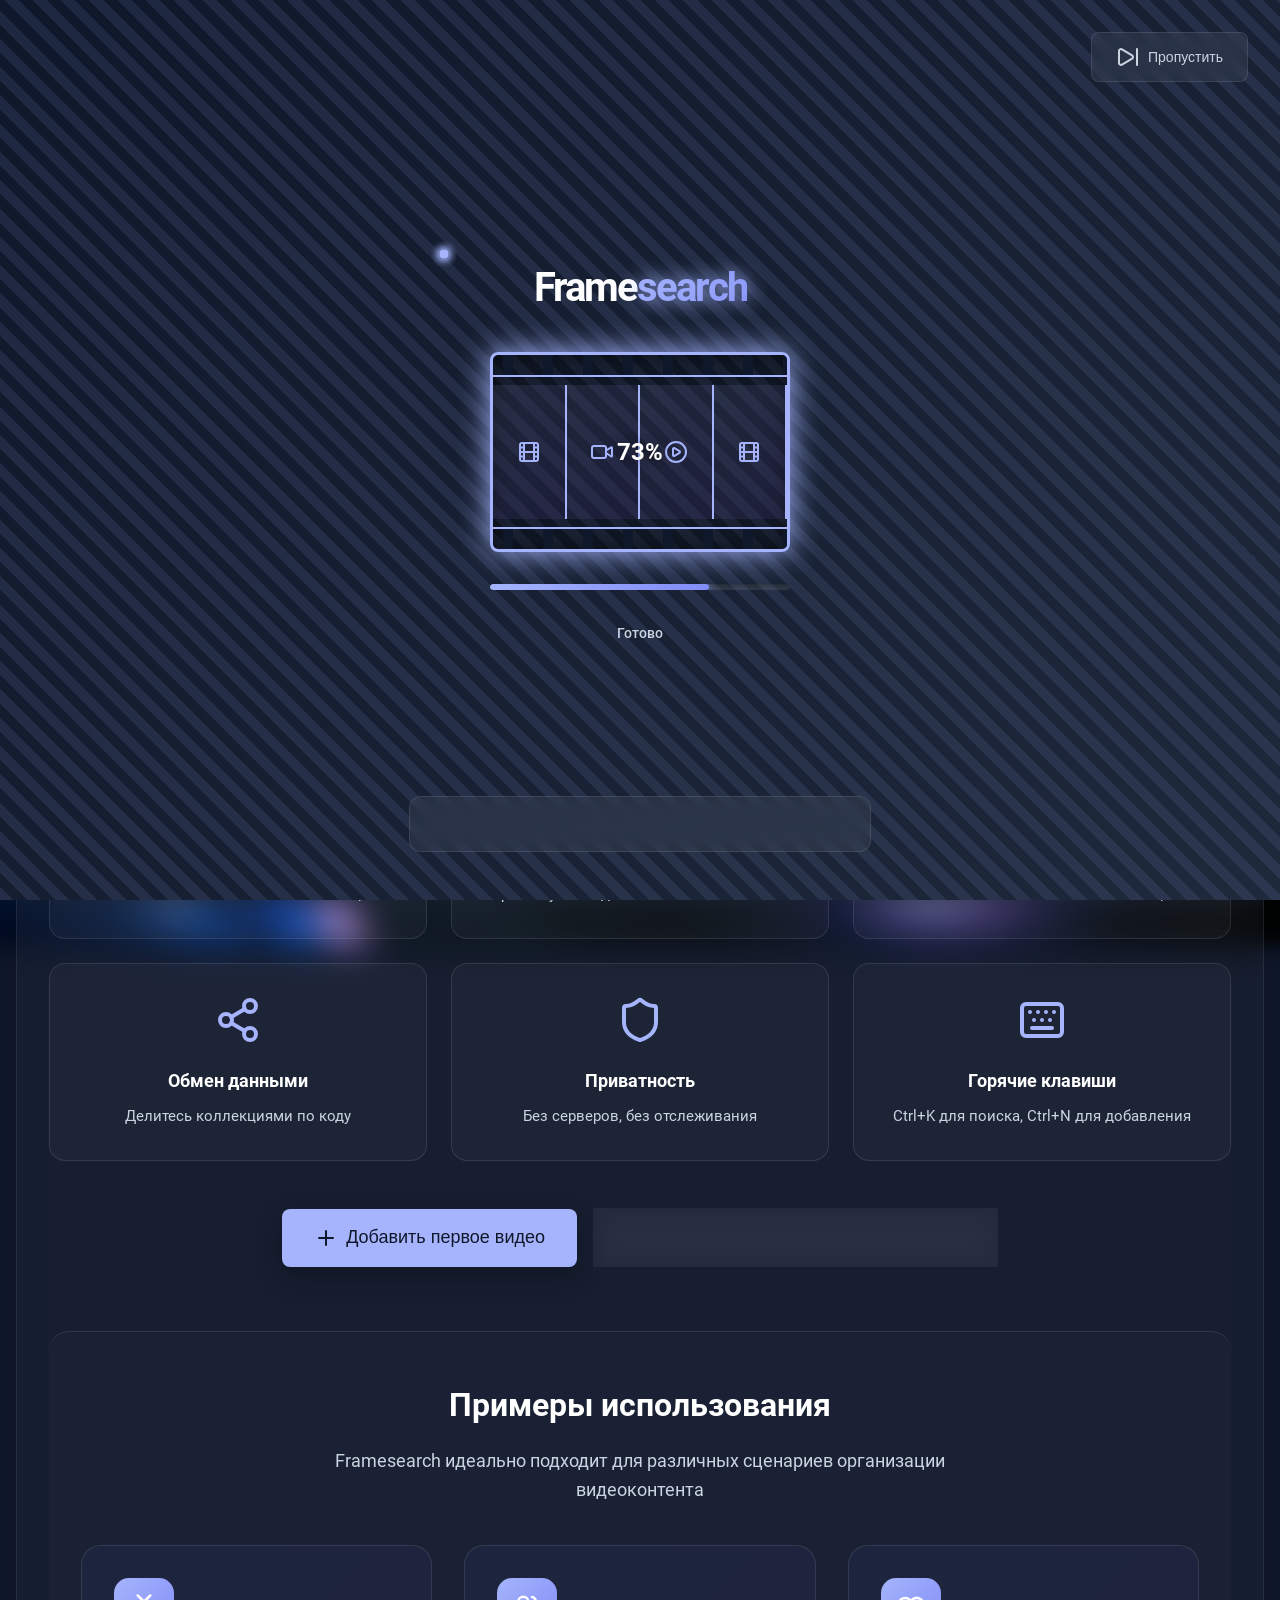
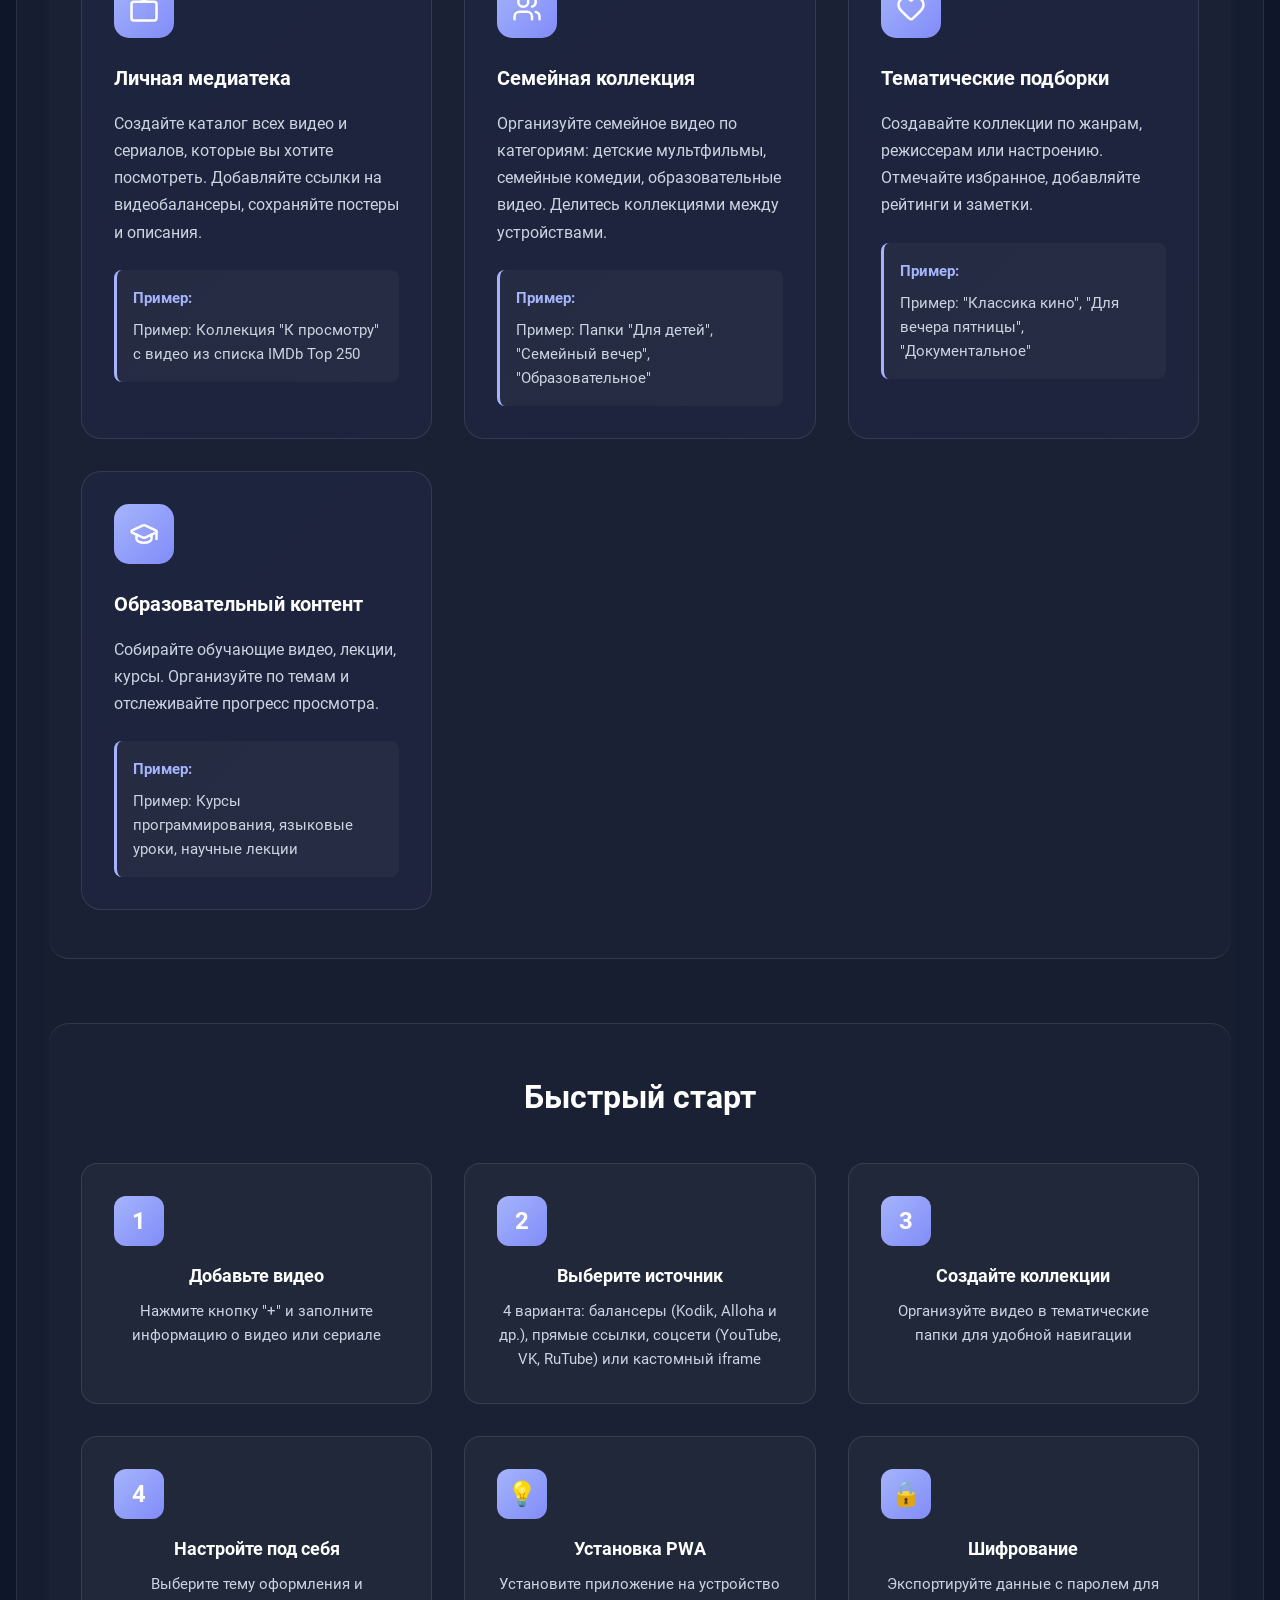
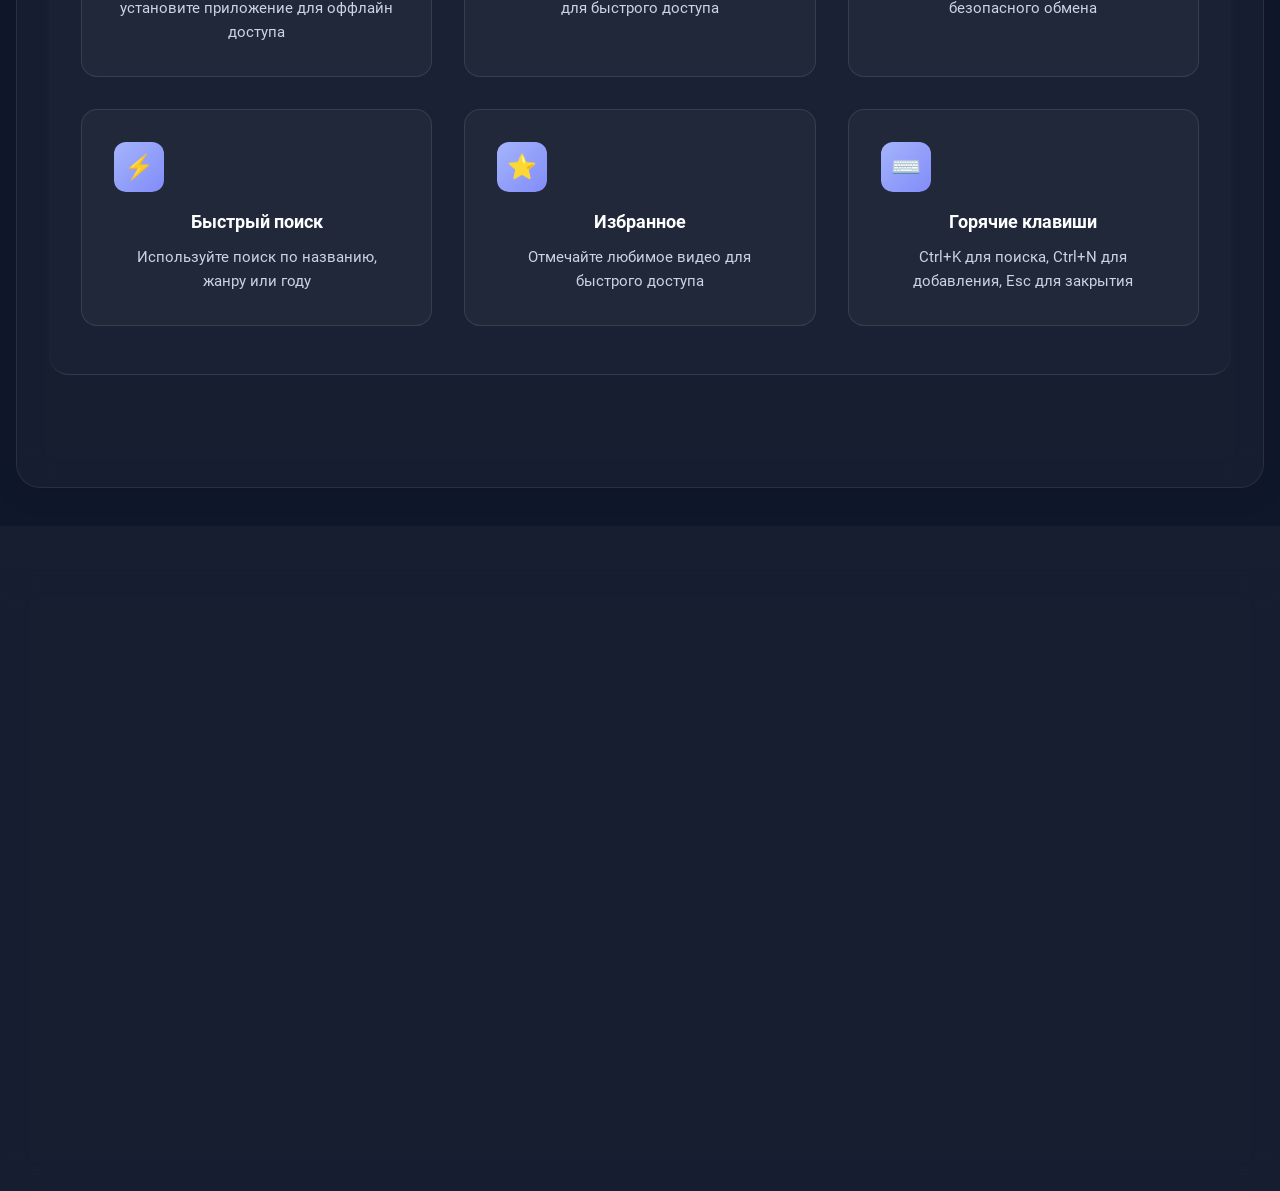
<file: app.html>
<!DOCTYPE html>
<!--
  Framesearch - Персональное видеохранилище
  
  Автор: PsyGioX
  GitHub: https://github.com/PsyGioX
  Проект: https://github.com/PsyGioX/framesearch
  Сайт: https://PsyGioX-dev.vercel.app/
  
  © 2026 Framesearch.  
-->
<html lang="ru">
<head>
    <meta charset="UTF-8">
    <meta name="viewport" content="width=device-width, initial-scale=1">
    <title>Framesearch - Персональное видеохранилище | Управление коллекцией видео</title>
    
    <!-- SEO Meta Tags -->
    <meta name="description" content="Framesearch - современное персональное видеохранилище для управления коллекцией видео, фильмов, сериалов и аниме. Локальное хранение, PWA приложение, умный поиск, коллекции и обмен данными без серверов.">
    <meta name="keywords" content="видеохранилище, управление видео, коллекция фильмов, сериалы, аниме, PWA приложение, локальное хранение, IndexedDB, видеобалансеры, организация видео, каталог видео, личная медиатека">
    <meta name="author" content="PsyGioX">
    <meta name="robots" content="index, follow">
    <meta name="language" content="Russian">
    
    <!-- Open Graph / Facebook -->
    <meta property="og:type" content="website">
    <meta property="og:url" content="https://framesearch-lac.vercel.app/">
    <meta property="og:title" content="Framesearch - Персональное видеохранилище">
    <meta property="og:description" content="Организуйте и управляйте видеоконтентом из различных источников. Локальное хранение, PWA приложение, умный поиск и коллекции.">
    <meta property="og:image" content="https://framesearch-lac.vercel.app/preview.jpg">
    <meta property="og:site_name" content="Framesearch">
    <meta property="og:locale" content="ru_RU">
    
    <!-- Twitter -->
    <meta property="twitter:card" content="summary_large_image">
    <meta property="twitter:url" content="https://framesearch-lac.vercel.app/">
    <meta property="twitter:title" content="Framesearch - Персональное видеохранилище">
    <meta property="twitter:description" content="Организуйте и управляйте видеоконтентом из различных источников. Локальное хранение, PWA приложение, умный поиск и коллекции.">
    <meta property="twitter:image" content="https://framesearch-lac.vercel.app/preview.jpg">
    
    <!-- Additional SEO -->
    <link rel="canonical" href="https://framesearch-lac.vercel.app/">
    <meta name="application-name" content="Framesearch">
    <meta name="msapplication-TileColor" content="#a5b4fc">
    
    <!-- PWA Meta Tags -->
    <meta name="theme-color" content="#a5b4fc">
    <meta name="apple-mobile-web-app-capable" content="yes">
    <meta name="apple-mobile-web-app-status-bar-style" content="black-translucent">
    <meta name="apple-mobile-web-app-title" content="Framesearch">
    <meta name="mobile-web-app-capable" content="yes">
    
    <!-- Favicon -->
    <link rel="icon" type="image/x-icon" href="favicon/favicon.ico?v=2">
    <link rel="icon" type="image/png" sizes="16x16" href="favicon/favicon-16x16.png?v=2">
    <link rel="icon" type="image/png" sizes="32x32" href="favicon/favicon-32x32.png?v=2">
    <link rel="apple-touch-icon" sizes="180x180" href="favicon/apple-touch-icon.png?v=2">
    <link rel="icon" type="image/png" sizes="192x192" href="favicon/android-chrome-192x192.png?v=2">
    <link rel="icon" type="image/png" sizes="512x512" href="favicon/android-chrome-512x512.png?v=2">
    
    <!-- PWA Manifest -->
    <link rel="manifest" href="manifest.json">
    
    <!-- Fonts -->
    <link rel="stylesheet" href="fonts/Roboto/stylesheet.css">
    
    <!-- Prevent FOUC - Load theme immediately -->
    <script>
        (function() {
            const savedTheme = localStorage.getItem('framesearch-theme') || 'default';
            const customColors = localStorage.getItem('framesearch-custom-colors');
            
            const themes = {
                default: {
                    '--bg-primary': '#0f172a',
                    '--bg-secondary': '#1e293b',
                    '--bg-tertiary': '#334155',
                    '--text-primary': '#ffffff',
                    '--text-secondary': '#cbd5e1',
                    '--accent-primary': '#a5b4fc',
                    '--accent-secondary': '#818cf8',
                    '--glass-bg': 'rgba(30, 41, 59, 0.4)',
                    '--glass-border': 'rgba(255, 255, 255, 0.05)',
                    '--overlay-start': 'rgba(15, 23, 42, 0.3)',
                    '--overlay-end': 'rgba(15, 23, 42, 0.95)',
                    '--card-hover-scale': '1.05',
                    '--border-radius': '12px',
                    '--shadow-color': 'rgba(0, 0, 0, 0.3)',
                    '--btn-primary-bg': '#a5b4fc',
                    '--btn-primary-hover': '#818cf8',
                    '--btn-secondary-bg': 'rgba(255, 255, 255, 0.05)',
                    '--btn-secondary-hover': 'rgba(255, 255, 255, 0.1)',
                    '--danger-color': '#ef4444',
                    '--danger-hover': '#dc2626',
                    '--success-color': '#10b981',
                    '--success-hover': '#059669',
                    '--overlay-dark': 'rgba(0, 0, 0, 0.8)',
                    '--overlay-light': 'rgba(255, 255, 255, 0.1)'
                }
            };
            
            let colors;
            if (savedTheme === 'custom' && customColors) {
                try {
                    colors = JSON.parse(customColors);
                } catch (e) {
                    colors = themes.default;
                }
            } else {
                colors = themes.default;
            }
            
            const root = document.documentElement;
            Object.entries(colors).forEach(([property, value]) => {
                root.style.setProperty(property, value);
            });
            
            root.classList.add('theme-loaded');
        })();
    </script>
    
    <!-- Styles -->
    <link rel="stylesheet" href="styles/preloader.css">
    <link rel="stylesheet" href="styles/keyboard-fix.css">
    <link rel="stylesheet" href="styles/overflow-fix.css">
    <link rel="stylesheet" href="styles/main.css">
    <link rel="stylesheet" href="styles/mobile-navbar.css">
    <link rel="stylesheet" href="styles/modal.css">
    <link rel="stylesheet" href="styles/touch.css">
    <link rel="stylesheet" href="styles/tablet.css">
    <link rel="stylesheet" href="styles/view-modes.css">
    <link rel="stylesheet" href="styles/floating-actions.css">
    <link rel="stylesheet" href="styles/app-lock.css">
    <link rel="stylesheet" href="styles/home.css">
    <link rel="stylesheet" href="styles/features.css">
    
    <!-- Icons -->
    <script src="scripts/lucide.js"></script>
    
    <!-- Structured Data / JSON-LD -->
    <script type="application/ld+json">
    {
      "@context": "https://schema.org",
      "@type": "WebApplication",
      "name": "Framesearch",
      "description": "Персональное видеохранилище для управления коллекцией видео, фильмов, сериалов и аниме",
      "url": "https://framesearch-lac.vercel.app/",
      "applicationCategory": "MultimediaApplication",
      "operatingSystem": "Any",
      "offers": {
        "@type": "Offer",
        "price": "0",
        "priceCurrency": "USD"
      },
      "author": {
        "@type": "Person",
        "name": "PsyGioX",
        "url": "https://PsyGioX-dev.vercel.app/"
      },
      "featureList": [
        "Локальное хранение данных в IndexedDB",
        "PWA приложение для оффлайн работы",
        "Поддержка 4 типов источников видео",
        "Умный поиск по коллекции",
        "Организация в коллекции",
        "6 готовых тем оформления",
        "Обмен данными по коду",
        "Горячие клавиши",
        "Полная приватность без серверов"
      ],
      "screenshot": "https://framesearch-lac.vercel.app/preview.jpg",
      "softwareVersion": "1.0.0",
      "datePublished": "2026-01-01",
      "inLanguage": ["ru", "en"]
    }
    </script>
</head>
<body>

    <!-- Background Elements -->
    <div class="bg-cinematic"></div>
    <div class="bg-overlay"></div>

    <!-- Navigation -->
    <nav class="navbar glass" id="navbar">
        <div class="navbar-container">
            <div class="navbar-content">
                <!-- Logo -->
                <a href="/app" class="logo">
                    <img src="favicon/favicon-32x32.png" alt="Framesearch" width="32" height="32" style="margin-right: 8px;">
                    Frame<span class="logo-accent">search</span>
                </a>

                <!-- Search & Profile -->
                <div class="nav-actions">
                    <div class="search-box">
                        <input type="text" placeholder="Поиск..." class="search-input" data-i18n="search.placeholder">
                        <i data-lucide="search" class="search-icon"></i>
                    </div>
                    
                    <!-- Language Switcher -->
                    <div class="language-switcher">
                        <button class="lang-btn" id="langBtn" title="Change Language">
                            <i data-lucide="languages"></i>
                            <span id="currentLang">RU</span>
                        </button>
                        <div class="lang-dropdown" id="langDropdown">
                            <button class="lang-option" data-lang="ru">
                                <i data-lucide="flag" style="width: 20px; height: 20px;"></i>
                                <span>Русский</span>
                            </button>
                            <button class="lang-option" data-lang="en">
                                <i data-lucide="flag" style="width: 20px; height: 20px;"></i>
                                <span>English</span>
                            </button>
                        </div>
                    </div>
                    
                    <div class="avatar"></div>
                </div>
            </div>
        </div>
    </nav>

    <!-- Main Content -->
    <main class="main-content">
        
        <!-- Empty State / Welcome Screen -->
        <section class="empty-state" style="display: none;">
            <div class="welcome-container glass animate-fade-in">
                <div class="welcome-icon">
                    <i data-lucide="film"></i>
                </div>
                
                <h1 class="welcome-title" data-i18n="welcome.title">Добро пожаловать в Framesearch</h1>
                <p class="welcome-description" data-i18n="welcome.subtitle">
                    Организуйте и управляйте видеоконтентом из различных источников
                </p>

                <div class="welcome-features">
                    <div class="feature-item">
                        <i data-lucide="database"></i>
                        <h3 data-i18n="welcome.feature.storage">Локальное хранение</h3>
                        <p data-i18n="welcome.feature.storage.desc">IndexedDB для быстрого доступа без серверов</p>
                    </div>
                    <div class="feature-item">
                        <i data-lucide="smartphone"></i>
                        <h3 data-i18n="welcome.feature.pwa">PWA приложение</h3>
                        <p data-i18n="welcome.feature.pwa.desc">Установите и работайте оффлайн</p>
                    </div>
                    <div class="feature-item">
                        <i data-lucide="link"></i>
                        <h3 data-i18n="welcome.feature.sources">4 типа источников</h3>
                        <p data-i18n="welcome.feature.sources.desc">Балансеры, прямые ссылки, соцсети, кастомный iframe</p>
                    </div>
                    <div class="feature-item">
                        <i data-lucide="search"></i>
                        <h3 data-i18n="welcome.feature.search">Умный поиск</h3>
                        <p data-i18n="welcome.feature.search.desc">Мгновенный поиск по всей коллекции</p>
                    </div>
                    <div class="feature-item">
                        <i data-lucide="folder"></i>
                        <h3 data-i18n="welcome.feature.collections">Коллекции</h3>
                        <p data-i18n="welcome.feature.collections.desc">Организуйте видео в тематические папки</p>
                    </div>
                    <div class="feature-item">
                        <i data-lucide="palette"></i>
                        <h3 data-i18n="welcome.feature.themes">Темы оформления</h3>
                        <p data-i18n="welcome.feature.themes.desc">6 готовых тем + полная кастомизация</p>
                    </div>
                    <div class="feature-item">
                        <i data-lucide="share-2"></i>
                        <h3 data-i18n="welcome.feature.share">Обмен данными</h3>
                        <p data-i18n="welcome.feature.share.desc">Делитесь коллекциями по коду</p>
                    </div>
                    <div class="feature-item">
                        <i data-lucide="shield"></i>
                        <h3 data-i18n="welcome.feature.privacy">Приватность</h3>
                        <p data-i18n="welcome.feature.privacy.desc">Без серверов, без отслеживания</p>
                    </div>
                    <div class="feature-item">
                        <i data-lucide="keyboard"></i>
                        <h3 data-i18n="welcome.feature.hotkeys">Горячие клавиши</h3>
                        <p data-i18n="welcome.feature.hotkeys.desc">Ctrl+K для поиска, Ctrl+N для добавления</p>
                    </div>
                </div>

                <div class="welcome-actions">
                    <button class="btn btn-primary btn-large" onclick="modal.open()">
                        <i data-lucide="plus"></i>
                        <span data-i18n="welcome.add">Добавить первое видео</span>
                    </button>
                    <button class="btn btn-secondary btn-large" onclick="showInstructions()">
                        <i data-lucide="book-open"></i>
                        <span data-i18n="guide.title">Инструкция</span>
                    </button>
                </div>

                <div class="use-cases-section">
                    <h3 data-i18n="usecase.title">Примеры использования</h3>
                    <p class="use-cases-intro" data-i18n="usecase.intro">Framesearch идеально подходит для различных сценариев организации видеоконтента</p>
                    
                    <div class="use-cases-grid">
                        <div class="use-case-card">
                            <div class="use-case-icon">
                                <i data-lucide="tv"></i>
                            </div>
                            <h4 data-i18n="usecase.library.title">Личная медиатека</h4>
                            <p data-i18n="usecase.library.desc">Создайте каталог всех видео и сериалов, которые вы хотите посмотреть. Добавляйте ссылки на видеобалансеры, сохраняйте постеры и описания.</p>
                            <div class="use-case-example">
                                <strong>Пример:</strong> <span data-i18n="usecase.library.example">Коллекция "К просмотру" с видео из списка IMDb Top 250</span>
                            </div>
                        </div>

                        <div class="use-case-card">
                            <div class="use-case-icon">
                                <i data-lucide="users"></i>
                            </div>
                            <h4 data-i18n="usecase.family.title">Семейная коллекция</h4>
                            <p data-i18n="usecase.family.desc">Организуйте семейное видео по категориям: детские мультфильмы, семейные комедии, образовательные видео. Делитесь коллекциями между устройствами.</p>
                            <div class="use-case-example">
                                <strong>Пример:</strong> <span data-i18n="usecase.family.example">Папки "Для детей", "Семейный вечер", "Образовательное"</span>
                            </div>
                        </div>

                        <div class="use-case-card">
                            <div class="use-case-icon">
                                <i data-lucide="heart"></i>
                            </div>
                            <h4 data-i18n="usecase.thematic.title">Тематические подборки</h4>
                            <p data-i18n="usecase.thematic.desc">Создавайте коллекции по жанрам, режиссерам или настроению. Отмечайте избранное, добавляйте рейтинги и заметки.</p>
                            <div class="use-case-example">
                                <strong>Пример:</strong> <span data-i18n="usecase.thematic.example">"Классика кино", "Для вечера пятницы", "Документальное"</span>
                            </div>
                        </div>

                        <div class="use-case-card">
                            <div class="use-case-icon">
                                <i data-lucide="graduation-cap"></i>
                            </div>
                            <h4 data-i18n="usecase.education.title">Образовательный контент</h4>
                            <p data-i18n="usecase.education.desc">Собирайте обучающие видео, лекции, курсы. Организуйте по темам и отслеживайте прогресс просмотра.</p>
                            <div class="use-case-example">
                                <strong>Пример:</strong> <span data-i18n="usecase.education.example">Курсы программирования, языковые уроки, научные лекции</span>
                            </div>
                        </div>
                    </div>
                </div>

                <div class="quick-start-section">
                    <h3 data-i18n="quickstart.title">Быстрый старт</h3>
                    <div class="quick-start-grid">
                        <div class="step-card">
                            <div class="step-number">1</div>
                            <div class="step-content">
                                <h4 data-i18n="quickstart.step1.title">Добавьте видео</h4>
                                <p data-i18n="quickstart.step1.desc">Нажмите кнопку "+" и заполните информацию о видео или сериале</p>
                            </div>
                        </div>
                        <div class="step-card">
                            <div class="step-number">2</div>
                            <div class="step-content">
                                <h4 data-i18n="quickstart.step2.title">Выберите источник</h4>
                                <p data-i18n="quickstart.step2.desc">4 варианта: балансеры (Kodik, Alloha и др.), прямые ссылки, соцсети (YouTube, VK, RuTube) или кастомный iframe</p>
                            </div>
                        </div>
                        <div class="step-card">
                            <div class="step-number">3</div>
                            <div class="step-content">
                                <h4 data-i18n="quickstart.step3.title">Создайте коллекции</h4>
                                <p data-i18n="quickstart.step3.desc">Организуйте видео в тематические папки для удобной навигации</p>
                            </div>
                        </div>
                        <div class="step-card">
                            <div class="step-number">4</div>
                            <div class="step-content">
                                <h4 data-i18n="quickstart.step4.title">Настройте под себя</h4>
                                <p data-i18n="quickstart.step4.desc">Выберите тему оформления и установите приложение для оффлайн доступа</p>
                            </div>
                        </div>
                        <div class="step-card">
                            <div class="step-number">💡</div>
                            <div class="step-content">
                                <h4 data-i18n="quickstart.pwa.title">Установка PWA</h4>
                                <p data-i18n="quickstart.pwa.desc">Установите приложение на устройство для быстрого доступа</p>
                            </div>
                        </div>
                        <div class="step-card">
                            <div class="step-number">🔒</div>
                            <div class="step-content">
                                <h4 data-i18n="quickstart.encryption.title">Шифрование</h4>
                                <p data-i18n="quickstart.encryption.desc">Экспортируйте данные с паролем для безопасного обмена</p>
                            </div>
                        </div>
                        <div class="step-card">
                            <div class="step-number">⚡</div>
                            <div class="step-content">
                                <h4 data-i18n="quickstart.search.title">Быстрый поиск</h4>
                                <p data-i18n="quickstart.search.desc">Используйте поиск по названию, жанру или году</p>
                            </div>
                        </div>
                        <div class="step-card">
                            <div class="step-number">⭐</div>
                            <div class="step-content">
                                <h4 data-i18n="quickstart.favorites.title">Избранное</h4>
                                <p data-i18n="quickstart.favorites.desc">Отмечайте любимое видео для быстрого доступа</p>
                            </div>
                        </div>
                        <div class="step-card">
                            <div class="step-number">⌨️</div>
                            <div class="step-content">
                                <h4 data-i18n="quickstart.hotkeys.title">Горячие клавиши</h4>
                                <p data-i18n="quickstart.hotkeys.desc">Ctrl+K для поиска, Ctrl+N для добавления, Esc для закрытия</p>
                            </div>
                        </div>
                    </div>
                </div>
            </div>
        </section>

        <!-- Action Buttons (shown when there's content) -->
        <section class="action-buttons" style="display: none;">
            <div class="action-buttons-container animate-fade-in">
                <button class="action-card glass-card" onclick="modal.open()">
                    <i data-lucide="plus-circle"></i>
                    <div class="action-card-content">
                        <h3 data-i18n="action.addVideo">Добавить видео</h3>
                        <p data-i18n="action.addVideo.desc">Видео, сериал или аниме</p>
                    </div>
                </button>
                
                <button class="action-card glass-card" onclick="collectionsManager.open()">
                    <i data-lucide="folder-plus"></i>
                    <div class="action-card-content">
                        <h3 data-i18n="action.createCollection">Создать коллекцию</h3>
                        <p data-i18n="action.createCollection.desc">Организовать видео</p>
                    </div>
                </button>
                
                <button class="action-card glass-card" onclick="window.location.href='/search_results'">
                    <i data-lucide="search"></i>
                    <div class="action-card-content">
                        <h3 data-i18n="action.search">Поиск</h3>
                        <p data-i18n="action.search.desc">Найти в коллекции</p>
                    </div>
                </button>
                
                <button class="action-card glass-card" onclick="importManager.open()">
                    <i data-lucide="upload"></i>
                    <div class="action-card-content">
                        <h3 data-i18n="action.import">Импорт</h3>
                        <p data-i18n="action.import.desc">Загрузить из файла</p>
                    </div>
                </button>
            </div>
        </section>

        <!-- Collections -->
        <div class="collections-container" style="display: none;">
            <div class="section-header animate-fade-in">
                <h2 class="section-title" data-i18n="collections.title">Коллекции</h2>
                <button class="btn btn-primary" onclick="collectionsManager.open()">
                    <i data-lucide="folder-plus"></i>
                    <span data-i18n="collections.create">Создать коллекцию</span>
                </button>
            </div>
            <div class="collections-grid">
                <!-- Collections will be loaded here -->
            </div>
        </div>

        <!-- Categories / Filters -->
        <div id="mainSectionHeader" class="section-header animate-fade-in delay-100" style="display: none;">
            <h2 class="section-title" data-i18n="nav.collections">Моя коллекция</h2>
            <div class="filter-buttons">
                <button class="filter-btn active" data-filter="all" data-i18n="filter.all">Все</button>
                <button class="filter-btn" data-filter="balancer" data-i18n="filter.balancer">Балансеры</button>
                <button class="filter-btn" data-filter="direct" data-i18n="filter.direct">Прямые ссылки</button>
                <button class="filter-btn" data-filter="social" data-i18n="filter.social">Соцсети</button>
                <button class="filter-btn" data-filter="music" data-i18n="filter.music">Музыка</button>
                <button class="filter-btn" data-filter="custom" data-i18n="filter.custom">Custom</button>
                <button class="filter-btn" data-filter="favorites" data-i18n="filter.favorites">Избранное</button>
            </div>
        </div>

        <!-- Cards Grid -->
        <div class="cards-grid" style="display: none;">
            <!-- Cards will be loaded dynamically from IndexedDB -->
        </div>

    </main>

    <!-- Footer -->
    <footer class="footer glass">
        <div class="footer-container">
            <div class="footer-content">
                <!-- About -->
                <div class="footer-section">
                    <div style="display: flex; align-items: center; gap: 8px; margin-bottom: 0.5rem;">
                        <img src="favicon/favicon-32x32.png" alt="Framesearch" width="32" height="32">
                        <h3 data-i18n="footer.title" style="margin: 0;">Framesearch</h3>
                    </div>
                    <p data-i18n="footer.tagline">Локальное хранилище для вашей видеоколлекции</p>
                    
                    <div style="margin-top: 1.5rem; padding: 1rem; background: rgba(255, 255, 255, 0.03); border-radius: 0.5rem; border: 1px solid rgba(255, 255, 255, 0.1);">
                        <p style="font-size: 0.875rem; color: #9ca3af; margin: 0 0 0.75rem 0;" data-i18n="footer.author">Разработчик:</p>
                        <div style="display: flex; flex-direction: column; gap: 0.5rem;">
                            <a href="https://PsyGioX-dev.vercel.app/" target="_blank" rel="noopener noreferrer" style="color: var(--accent-primary); text-decoration: none; display: flex; align-items: center; gap: 0.5rem; transition: all 0.3s;">
                                <i data-lucide="globe" style="width: 16px; height: 16px;"></i>
                                <span>PsyGioX</span>
                            </a>
                            <a href="https://github.com/PsyGioX" target="_blank" rel="noopener noreferrer" style="color: var(--accent-primary); text-decoration: none; display: flex; align-items: center; gap: 0.5rem; transition: all 0.3s;">
                                <i data-lucide="github" style="width: 16px; height: 16px;"></i>
                                <span>GitHub Profile</span>
                            </a>
                            <a href="https://github.com/PsyGioX/framesearch" target="_blank" rel="noopener noreferrer" style="color: var(--accent-primary); text-decoration: none; display: flex; align-items: center; gap: 0.5rem; transition: all 0.3s;">
                                <i data-lucide="code" style="width: 16px; height: 16px;"></i>
                                <span data-i18n="footer.links">Исходный код</span>
                            </a>
                        </div>
                    </div>
                    
                    <div class="social-links" style="margin-top: 1.5rem;">
                        <a href="https://vk.com/framesearch_ru" target="_blank" class="social-link" aria-label="VK">
                            <svg xmlns="http://www.w3.org/2000/svg" width="20" height="20" viewBox="0 0 24 24" fill="none" stroke="currentColor" stroke-width="2" stroke-linecap="round" stroke-linejoin="round"><path d="M2 8.5h4.5L9 4l3 9 3-9 2.5 4.5H22"/></svg>
                        </a>
                        <a href="https://t.me/framesearch_ru" target="_blank" class="social-link" aria-label="Telegram">
                            <svg xmlns="http://www.w3.org/2000/svg" width="20" height="20" viewBox="0 0 24 24" fill="none" stroke="currentColor" stroke-width="2" stroke-linecap="round" stroke-linejoin="round"><path d="m22 2-7 20-4-9-9-4Z"/><path d="M22 2 11 13"/></svg>
                        </a>
                    </div>
                    <button class="btn btn-primary" onclick="importManager.open()" style="margin-top: 1.5rem; width: 100%;">
                        <i data-lucide="download"></i>
                        <span data-i18n="btn.import">Импорт контента</span>
                    </button>
                </div>

            </div>

            <div class="footer-bottom">
                <div class="footer-bottom-links">
                    <a href="terms.html" data-i18n="footer.terms">Условия использования</a>
                    <a href="privacy.html" data-i18n="footer.privacy">Политика конфиденциальности</a>
                    <a href="cookies.html" data-i18n="footer.cookies">Cookies</a>
                    <a href="license.html" data-i18n="footer.license">Лицензии</a>
                    <a href="disclaimer.html" data-i18n="footer.disclaimer">Отказ от ответственности</a>
                    <a href="changelog.html" data-i18n="footer.changelog">История изменений</a>
                </div>
                <p class="copyright" data-i18n="footer.copyright"></p>
            </div>
        </div>
    </footer>

    <!-- Scripts -->
    <script src="scripts/logger.js"></script>
    <script src="scripts/preloader.js"></script>
    <script src="scripts/url-cleaner.js"></script>
    <script src="scripts/pwa.js"></script>
    <script src="scripts/db.js"></script>
    <script src="scripts/dialog.js"></script>
    <script src="scripts/i18n.js"></script>
    <script src="scripts/cookie-consent.js"></script>
    <script src="scripts/theme.js"></script>
    <script src="scripts/app-lock.js"></script>
    <script src="scripts/music-sources.js"></script>
    <script src="scripts/modal.js"></script>
    <script src="scripts/share.js"></script>
    <script src="scripts/import.js"></script>
    <script src="scripts/collections.js"></script>
    <script src="scripts/scrollbar.js"></script>
    <script src="scripts/responsive.js"></script>
    <script src="scripts/view-modes.js"></script>
    <script src="scripts/statistics.js"></script>
    <script src="scripts/tags.js"></script>
    <script src="scripts/notes.js"></script>
    <script src="scripts/slideshow.js"></script>
    <script src="scripts/floating-actions.js"></script>
    <script src="scripts/main.js"></script>
    
    <script>
        // Initialize Lucide icons
        if (typeof lucide !== 'undefined') {
            lucide.createIcons();
        }
        
        // Language switcher functionality
        document.addEventListener('DOMContentLoaded', () => {
            const langBtn = document.getElementById('langBtn');
            const langDropdown = document.getElementById('langDropdown');
            const currentLangSpan = document.getElementById('currentLang');
            const langOptions = document.querySelectorAll('.lang-option');
            
            // Update current language display
            const updateCurrentLang = () => {
                const lang = i18n.getCurrentLanguage();
                currentLangSpan.textContent = lang.toUpperCase();
                
                // Update active state
                langOptions.forEach(option => {
                    if (option.dataset.lang === lang) {
                        option.classList.add('active');
                    } else {
                        option.classList.remove('active');
                    }
                });
            };
            
            // Toggle dropdown
            langBtn.addEventListener('click', (e) => {
                e.stopPropagation();
                langDropdown.classList.toggle('active');
            });
            
            // Close dropdown when clicking outside
            document.addEventListener('click', () => {
                langDropdown.classList.remove('active');
            });
            
            // Language selection
            langOptions.forEach(option => {
                option.addEventListener('click', (e) => {
                    e.stopPropagation();
                    const lang = option.dataset.lang;
                    i18n.setLanguage(lang);
                    updateCurrentLang();
                    langDropdown.classList.remove('active');
                });
            });
            
            // Initialize
            updateCurrentLang();
        });
    </script>
    
    <!-- Yandex.Metrika counter -->
    <script type="text/javascript">
        (function(m,e,t,r,i,k,a){m[i]=m[i]||function(){(m[i].a=m[i].a||[]).push(arguments)};
        m[i].l=1*new Date();
        for (var j = 0; j < document.scripts.length; j++) {if (document.scripts[j].src === r) { return; }}
        k=e.createElement(t),a=e.getElementsByTagName(t)[0],k.async=1,k.src=r,a.parentNode.insertBefore(k,a)})
        (window, document, 'script', 'https://mc.yandex.ru/metrika/tag.js', 'ym');
        
        ym(106947056, 'init', {
            clickmap:true,
            trackLinks:true,
            accurateTrackBounce:true,
            webvisor:true,
            ecommerce:"dataLayer"
        });
    </script>
    <noscript><div><img src="https://mc.yandex.ru/watch/106947056" style="position:absolute; left:-9999px;" alt="" /></div></noscript>
    <!-- /Yandex.Metrika counter -->
</body>
</html>
</file>
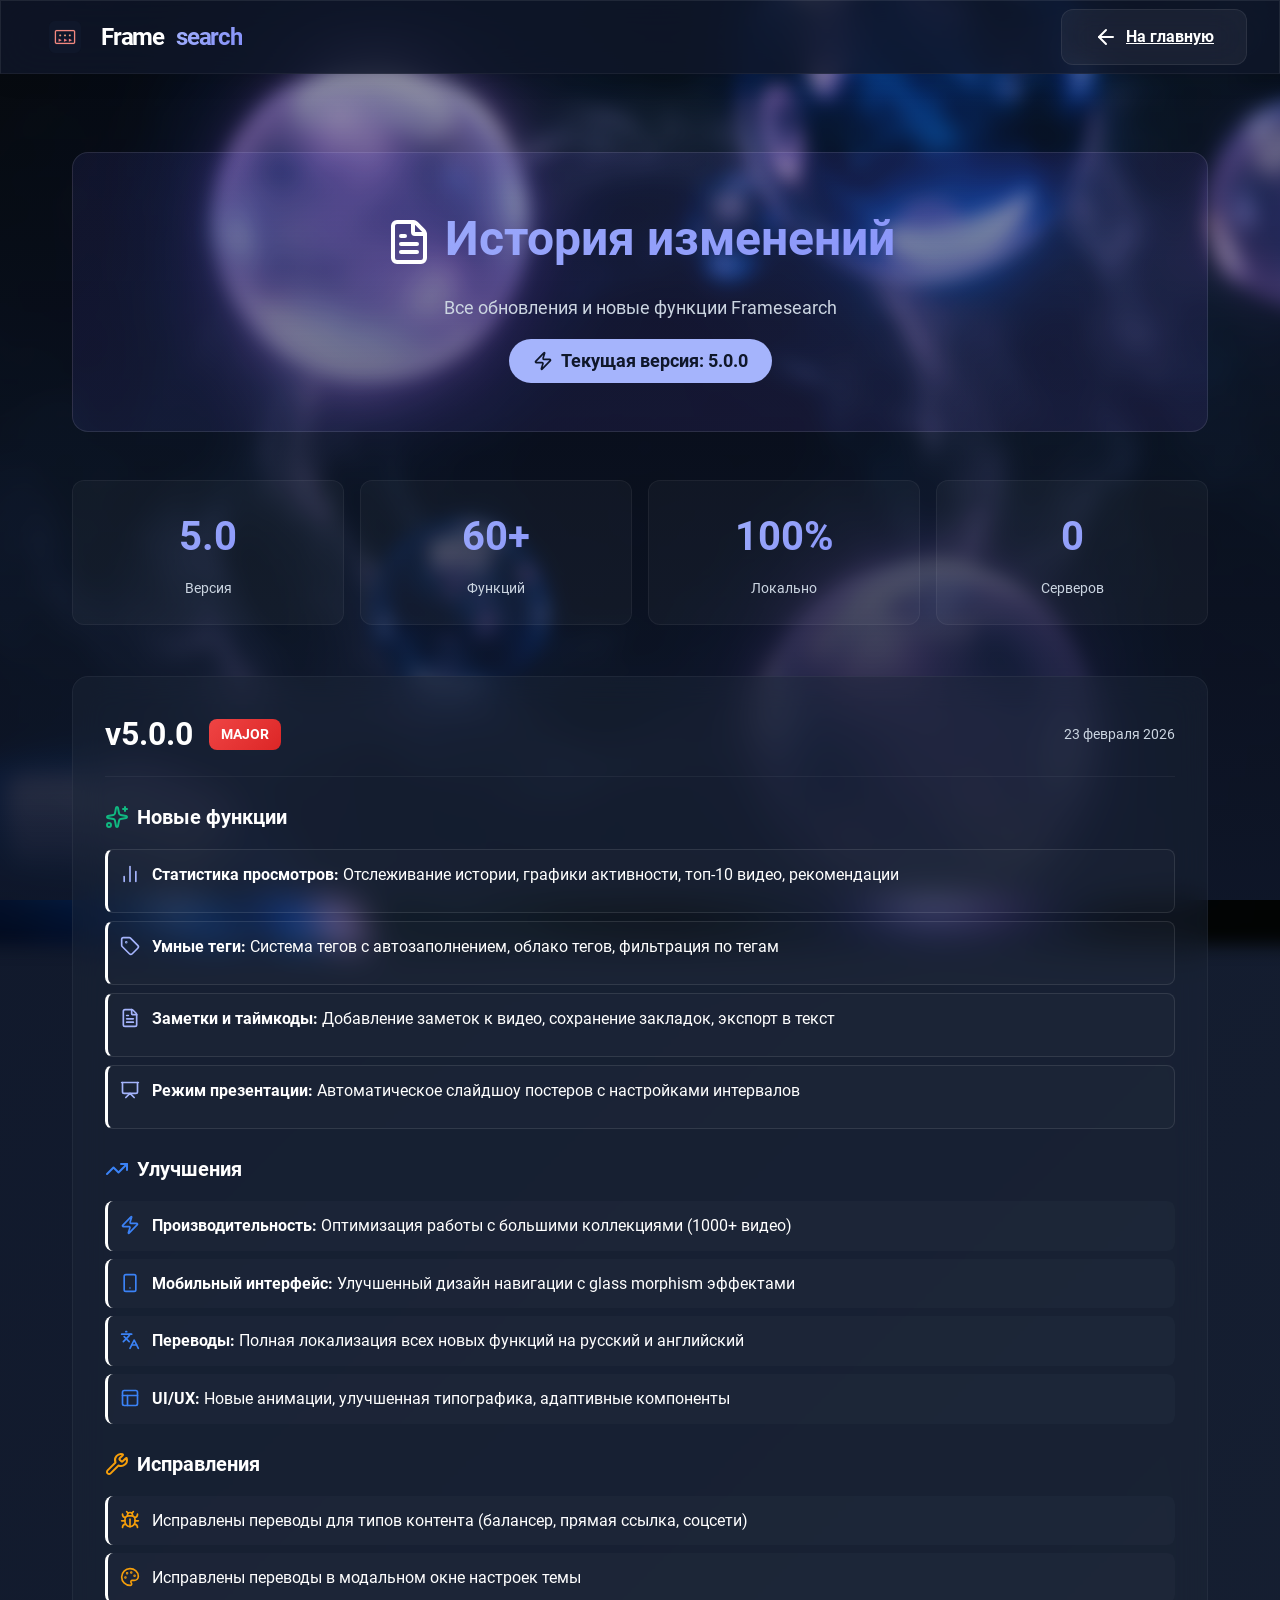
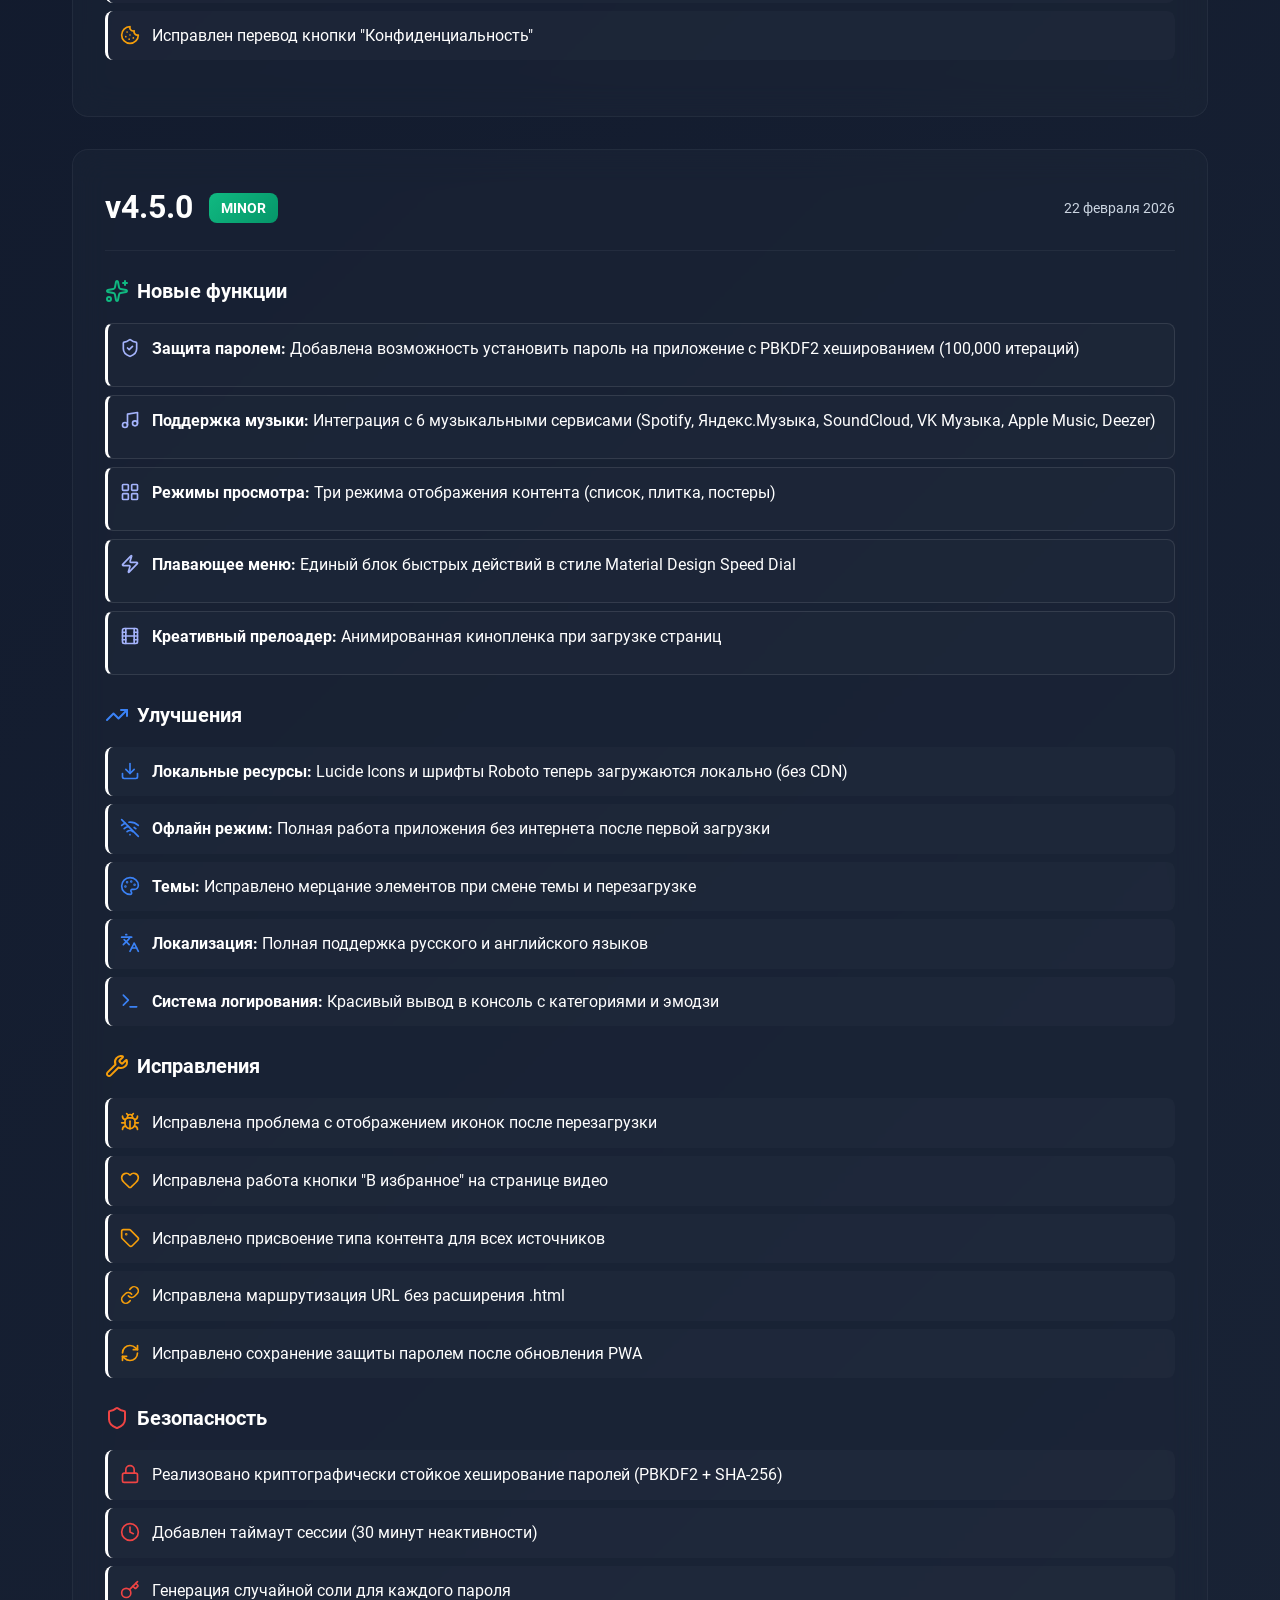
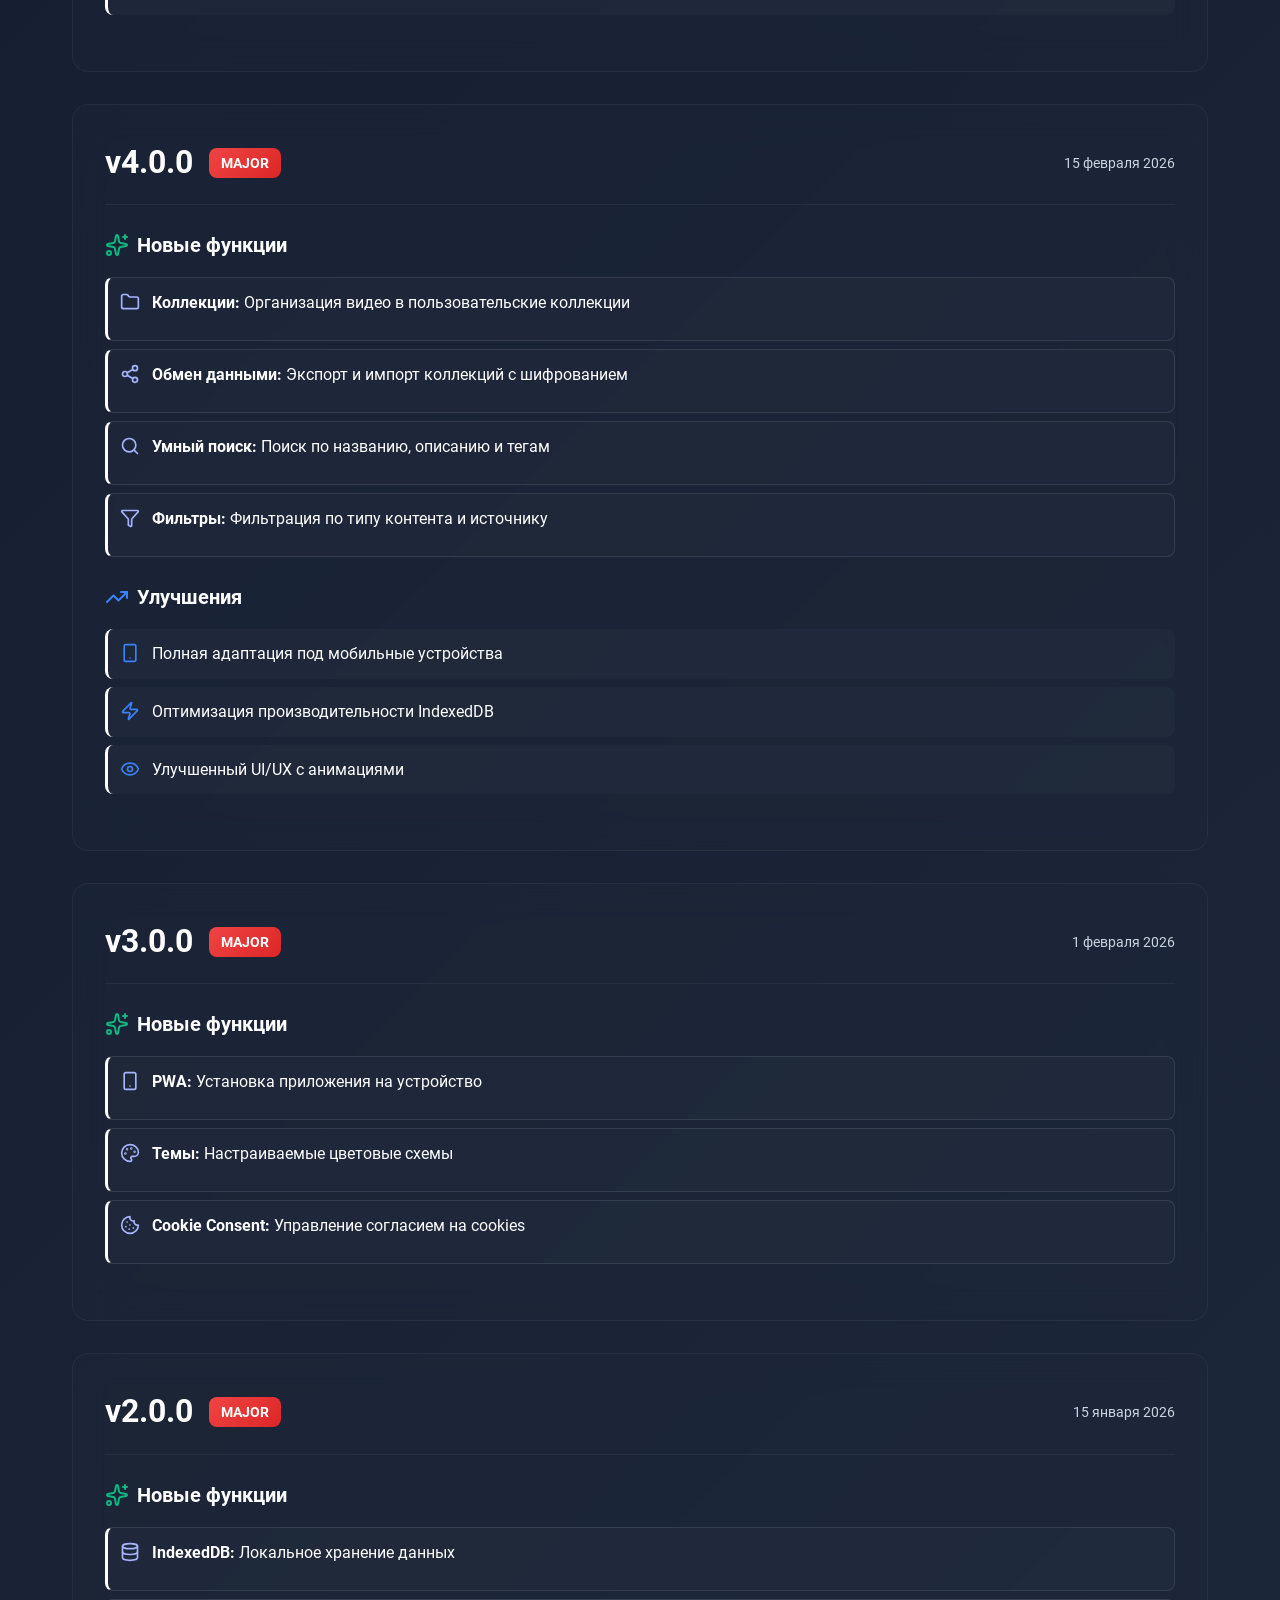
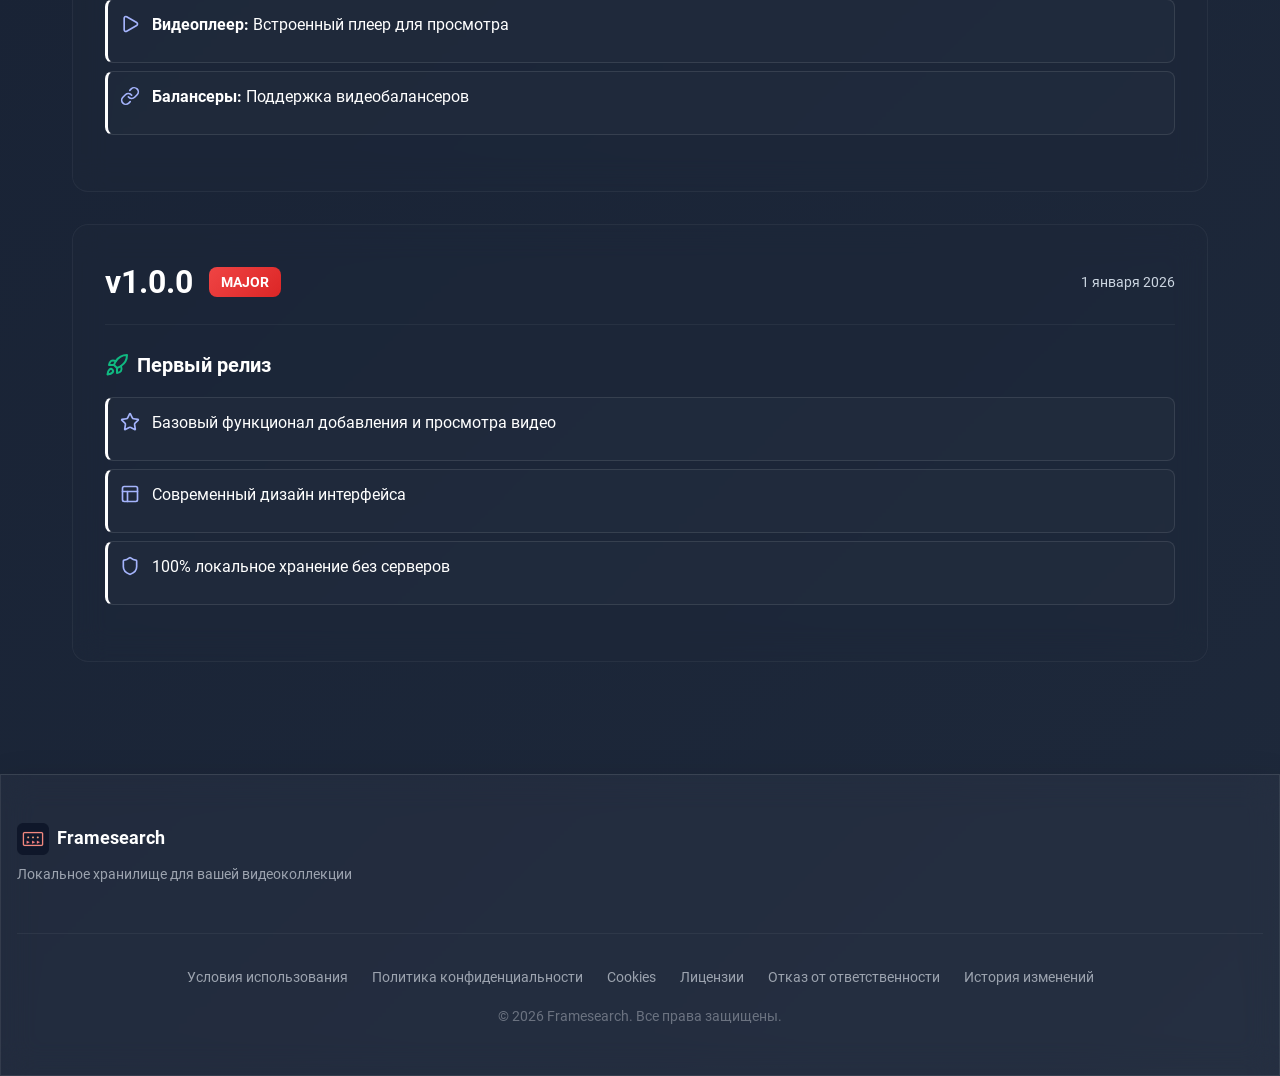
<file: changelog.html>
<!DOCTYPE html>
<!--
  Framesearch - Персональное видеохранилище
  
  Автор: PsyGioX
  GitHub: https://github.com/PsyGioX
  Проект: https://github.com/PsyGioX/framesearch
  Сайт: https://PsyGioX-dev.vercel.app/
  
  © 2026 Framesearch.  
-->
<html lang="ru">
<head>
    <meta charset="UTF-8">
    <meta name="viewport" content="width=device-width, initial-scale=1">
    <title>История изменений - Framesearch v4.5</title>
    
    <!-- SEO Meta Tags -->
    <meta name="description" content="История обновлений и изменений Framesearch. Все новые функции, исправления и улучшения приложения.">
    <meta name="keywords" content="framesearch, changelog, история изменений, обновления, новые функции">
    <meta name="author" content="PsyGioX">
    <meta name="robots" content="index, follow">
    
    <!-- Favicon -->
    <link rel="icon" type="image/x-icon" href="favicon/favicon.ico?v=2">
    <link rel="icon" type="image/png" sizes="32x32" href="favicon/favicon-32x32.png?v=2">
    
    <!-- Fonts -->
    <link rel="stylesheet" href="fonts/Roboto/stylesheet.css">
    
    <!-- Styles -->
    <link rel="stylesheet" href="styles/main.css">
    <link rel="stylesheet" href="styles/mobile-navbar.css">
    <link rel="stylesheet" href="styles/legal.css">
    
    <!-- Icons -->
    <script src="scripts/lucide.js"></script>
    
    <style>
        .changelog-container {
            max-width: 1200px;
            margin: 0 auto;
            padding: 2rem;
        }
        
        .changelog-header {
            text-align: center;
            margin-bottom: 3rem;
            padding: 3rem 2rem;
            background: linear-gradient(135deg, rgba(99, 102, 241, 0.1), rgba(139, 92, 246, 0.1));
            border-radius: 1rem;
            border: 1px solid rgba(255, 255, 255, 0.1);
        }
        
        .changelog-header h1 {
            font-size: 3rem;
            margin-bottom: 1rem;
            background: linear-gradient(135deg, #a5b4fc, #818cf8);
            -webkit-background-clip: text;
            -webkit-text-fill-color: transparent;
            background-clip: text;
        }
        
        .current-version {
            display: inline-flex;
            align-items: center;
            gap: 0.5rem;
            padding: 0.5rem 1.5rem;
            background: var(--accent-primary);
            color: var(--bg-primary);
            border-radius: 2rem;
            font-weight: 600;
            font-size: 1.125rem;
            margin-top: 1rem;
        }
        
        .version-block {
            background: var(--glass-bg);
            backdrop-filter: blur(16px);
            border: 1px solid var(--glass-border);
            border-radius: 1rem;
            padding: 2rem;
            margin-bottom: 2rem;
            transition: all 0.3s ease;
        }
        
        .version-block:hover {
            border-color: var(--accent-primary);
            transform: translateY(-2px);
            box-shadow: 0 10px 40px rgba(99, 102, 241, 0.2);
        }
        
        .version-header {
            display: flex;
            align-items: center;
            justify-content: space-between;
            margin-bottom: 1.5rem;
            padding-bottom: 1rem;
            border-bottom: 1px solid var(--glass-border);
        }
        
        .version-number {
            display: flex;
            align-items: center;
            gap: 1rem;
        }
        
        .version-number h2 {
            font-size: 2rem;
            color: var(--text-primary);
            margin: 0;
        }
        
        .version-badge {
            padding: 0.25rem 0.75rem;
            border-radius: 0.5rem;
            font-size: 0.875rem;
            font-weight: 600;
        }
        
        .badge-major {
            background: linear-gradient(135deg, #ef4444, #dc2626);
            color: white;
        }
        
        .badge-minor {
            background: linear-gradient(135deg, #10b981, #059669);
            color: white;
        }
        
        .badge-patch {
            background: linear-gradient(135deg, #3b82f6, #2563eb);
            color: white;
        }
        
        .version-date {
            color: var(--text-secondary);
            font-size: 0.875rem;
        }
        
        .changes-section {
            margin-bottom: 1.5rem;
        }
        
        .changes-section h3 {
            display: flex;
            align-items: center;
            gap: 0.5rem;
            color: var(--text-primary);
            font-size: 1.25rem;
            margin-bottom: 1rem;
        }
        
        .changes-list {
            list-style: none;
            padding: 0;
        }
        
        .changes-list li {
            display: flex;
            align-items: flex-start;
            gap: 0.75rem;
            padding: 0.75rem;
            margin-bottom: 0.5rem;
            background: rgba(255, 255, 255, 0.02);
            border-radius: 0.5rem;
            border-left: 3px solid;
            transition: all 0.2s ease;
        }
        
        .changes-list li:hover {
            background: rgba(255, 255, 255, 0.05);
            transform: translateX(5px);
        }
        
        .feature-item {
            border-left-color: #10b981;
        }
        
        .improvement-item {
            border-left-color: #3b82f6;
        }
        
        .fix-item {
            border-left-color: #f59e0b;
        }
        
        .security-item {
            border-left-color: #ef4444;
        }
        
        .change-icon {
            flex-shrink: 0;
            margin-top: 0.125rem;
        }
        
        .feature-item .change-icon {
            color: #10b981;
        }
        
        .improvement-item .change-icon {
            color: #3b82f6;
        }
        
        .fix-item .change-icon {
            color: #f59e0b;
        }
        
        .security-item .change-icon {
            color: #ef4444;
        }
        
        .stats-grid {
            display: grid;
            grid-template-columns: repeat(auto-fit, minmax(200px, 1fr));
            gap: 1rem;
            margin-top: 2rem;
        }
        
        .stat-card {
            background: rgba(255, 255, 255, 0.03);
            padding: 1.5rem;
            border-radius: 0.75rem;
            text-align: center;
            border: 1px solid var(--glass-border);
        }
        
        .stat-number {
            font-size: 2.5rem;
            font-weight: 700;
            background: linear-gradient(135deg, var(--accent-primary), var(--accent-secondary));
            -webkit-background-clip: text;
            -webkit-text-fill-color: transparent;
            background-clip: text;
        }
        
        .stat-label {
            color: var(--text-secondary);
            font-size: 0.875rem;
            margin-top: 0.5rem;
        }
        
        @media (max-width: 768px) {
            .changelog-header h1 {
                font-size: 2rem;
            }
            
            .version-header {
                flex-direction: column;
                align-items: flex-start;
                gap: 1rem;
            }
            
            .stats-grid {
                grid-template-columns: 1fr;
            }
        }
    </style>
</head>
<body>
    <!-- Background Elements -->
    <div class="bg-cinematic"></div>
    <div class="bg-overlay"></div>

    <!-- Navigation -->
    <nav class="navbar glass">
        <div class="navbar-container">
            <div class="navbar-content">
                <a href="/app" class="logo">
                    <img src="favicon/favicon-32x32.png" alt="Framesearch" width="32" height="32" style="margin-right: 8px;">
                    Frame<span class="logo-accent">search</span>
                </a>
                <a href="/app" class="btn btn-secondary">
                    <i data-lucide="arrow-left"></i>
                    <span>На главную</span>
                </a>
            </div>
        </div>
    </nav>

    <!-- Main Content -->
    <main class="main-content" style="padding-top: 120px;">
        <div class="changelog-container">
            <!-- Header -->
            <div class="changelog-header">
                <h1><i data-lucide="file-text" style="width: 48px; height: 48px; vertical-align: middle; margin-right: 12px;"></i>История изменений</h1>
                <p style="color: var(--text-secondary); font-size: 1.125rem;">Все обновления и новые функции Framesearch</p>
                <div class="current-version">
                    <i data-lucide="zap" style="width: 20px; height: 20px;"></i>
                    Текущая версия: 5.0.0
                </div>
            </div>

            <!-- Statistics -->
            <div class="stats-grid">
                <div class="stat-card">
                    <div class="stat-number">5.0</div>
                    <div class="stat-label">Версия</div>
                </div>
                <div class="stat-card">
                    <div class="stat-number">60+</div>
                    <div class="stat-label">Функций</div>
                </div>
                <div class="stat-card">
                    <div class="stat-number">100%</div>
                    <div class="stat-label">Локально</div>
                </div>
                <div class="stat-card">
                    <div class="stat-number">0</div>
                    <div class="stat-label">Серверов</div>
                </div>
            </div>
            <br><br>
            
            <!-- Version 5.0.0 -->
            <div class="version-block">
                <div class="version-header">
                    <div class="version-number">
                        <h2>v5.0.0</h2>
                        <span class="version-badge badge-major">MAJOR</span>
                    </div>
                    <div class="version-date">23 февраля 2026</div>
                </div>

                <div class="changes-section">
                    <h3>
                        <i data-lucide="sparkles" style="width: 24px; height: 24px; color: #10b981;"></i>
                        Новые функции
                    </h3>
                    <ul class="changes-list">
                        <li class="feature-item">
                            <i data-lucide="bar-chart-2" class="change-icon" style="width: 20px; height: 20px;"></i>
                            <span><strong>Статистика просмотров:</strong> Отслеживание истории, графики активности, топ-10 видео, рекомендации</span>
                        </li>
                        <li class="feature-item">
                            <i data-lucide="tag" class="change-icon" style="width: 20px; height: 20px;"></i>
                            <span><strong>Умные теги:</strong> Система тегов с автозаполнением, облако тегов, фильтрация по тегам</span>
                        </li>
                        <li class="feature-item">
                            <i data-lucide="file-text" class="change-icon" style="width: 20px; height: 20px;"></i>
                            <span><strong>Заметки и таймкоды:</strong> Добавление заметок к видео, сохранение закладок, экспорт в текст</span>
                        </li>
                        <li class="feature-item">
                            <i data-lucide="presentation" class="change-icon" style="width: 20px; height: 20px;"></i>
                            <span><strong>Режим презентации:</strong> Автоматическое слайдшоу постеров с настройками интервалов</span>
                        </li>
                    </ul>
                </div>

                <div class="changes-section">
                    <h3>
                        <i data-lucide="trending-up" style="width: 24px; height: 24px; color: #3b82f6;"></i>
                        Улучшения
                    </h3>
                    <ul class="changes-list">
                        <li class="improvement-item">
                            <i data-lucide="zap" class="change-icon" style="width: 20px; height: 20px;"></i>
                            <span><strong>Производительность:</strong> Оптимизация работы с большими коллекциями (1000+ видео)</span>
                        </li>
                        <li class="improvement-item">
                            <i data-lucide="smartphone" class="change-icon" style="width: 20px; height: 20px;"></i>
                            <span><strong>Мобильный интерфейс:</strong> Улучшенный дизайн навигации с glass morphism эффектами</span>
                        </li>
                        <li class="improvement-item">
                            <i data-lucide="languages" class="change-icon" style="width: 20px; height: 20px;"></i>
                            <span><strong>Переводы:</strong> Полная локализация всех новых функций на русский и английский</span>
                        </li>
                        <li class="improvement-item">
                            <i data-lucide="layout" class="change-icon" style="width: 20px; height: 20px;"></i>
                            <span><strong>UI/UX:</strong> Новые анимации, улучшенная типографика, адаптивные компоненты</span>
                        </li>
                    </ul>
                </div>

                <div class="changes-section">
                    <h3>
                        <i data-lucide="wrench" style="width: 24px; height: 24px; color: #f59e0b;"></i>
                        Исправления
                    </h3>
                    <ul class="changes-list">
                        <li class="fix-item">
                            <i data-lucide="bug" class="change-icon" style="width: 20px; height: 20px;"></i>
                            <span>Исправлены переводы для типов контента (балансер, прямая ссылка, соцсети)</span>
                        </li>
                        <li class="fix-item">
                            <i data-lucide="palette" class="change-icon" style="width: 20px; height: 20px;"></i>
                            <span>Исправлены переводы в модальном окне настроек темы</span>
                        </li>
                        <li class="fix-item">
                            <i data-lucide="cookie" class="change-icon" style="width: 20px; height: 20px;"></i>
                            <span>Исправлен перевод кнопки "Конфиденциальность"</span>
                        </li>
                    </ul>
                </div>
            </div>

            <!-- Version 4.5.0 -->
            <div class="version-block">
                <div class="version-header">
                    <div class="version-number">
                        <h2>v4.5.0</h2>
                        <span class="version-badge badge-minor">MINOR</span>
                    </div>
                    <div class="version-date">22 февраля 2026</div>
                </div>

                <div class="changes-section">
                    <h3>
                        <i data-lucide="sparkles" style="width: 24px; height: 24px; color: #10b981;"></i>
                        Новые функции
                    </h3>
                    <ul class="changes-list">
                        <li class="feature-item">
                            <i data-lucide="shield-check" class="change-icon" style="width: 20px; height: 20px;"></i>
                            <span><strong>Защита паролем:</strong> Добавлена возможность установить пароль на приложение с PBKDF2 хешированием (100,000 итераций)</span>
                        </li>
                        <li class="feature-item">
                            <i data-lucide="music" class="change-icon" style="width: 20px; height: 20px;"></i>
                            <span><strong>Поддержка музыки:</strong> Интеграция с 6 музыкальными сервисами (Spotify, Яндекс.Музыка, SoundCloud, VK Музыка, Apple Music, Deezer)</span>
                        </li>
                        <li class="feature-item">
                            <i data-lucide="layout-grid" class="change-icon" style="width: 20px; height: 20px;"></i>
                            <span><strong>Режимы просмотра:</strong> Три режима отображения контента (список, плитка, постеры)</span>
                        </li>
                        <li class="feature-item">
                            <i data-lucide="zap" class="change-icon" style="width: 20px; height: 20px;"></i>
                            <span><strong>Плавающее меню:</strong> Единый блок быстрых действий в стиле Material Design Speed Dial</span>
                        </li>
                        <li class="feature-item">
                            <i data-lucide="film" class="change-icon" style="width: 20px; height: 20px;"></i>
                            <span><strong>Креативный прелоадер:</strong> Анимированная кинопленка при загрузке страниц</span>
                        </li>
                    </ul>
                </div>

                <div class="changes-section">
                    <h3>
                        <i data-lucide="trending-up" style="width: 24px; height: 24px; color: #3b82f6;"></i>
                        Улучшения
                    </h3>
                    <ul class="changes-list">
                        <li class="improvement-item">
                            <i data-lucide="download" class="change-icon" style="width: 20px; height: 20px;"></i>
                            <span><strong>Локальные ресурсы:</strong> Lucide Icons и шрифты Roboto теперь загружаются локально (без CDN)</span>
                        </li>
                        <li class="improvement-item">
                            <i data-lucide="wifi-off" class="change-icon" style="width: 20px; height: 20px;"></i>
                            <span><strong>Офлайн режим:</strong> Полная работа приложения без интернета после первой загрузки</span>
                        </li>
                        <li class="improvement-item">
                            <i data-lucide="palette" class="change-icon" style="width: 20px; height: 20px;"></i>
                            <span><strong>Темы:</strong> Исправлено мерцание элементов при смене темы и перезагрузке</span>
                        </li>
                        <li class="improvement-item">
                            <i data-lucide="languages" class="change-icon" style="width: 20px; height: 20px;"></i>
                            <span><strong>Локализация:</strong> Полная поддержка русского и английского языков</span>
                        </li>
                        <li class="improvement-item">
                            <i data-lucide="terminal" class="change-icon" style="width: 20px; height: 20px;"></i>
                            <span><strong>Система логирования:</strong> Красивый вывод в консоль с категориями и эмодзи</span>
                        </li>
                    </ul>
                </div>

                <div class="changes-section">
                    <h3>
                        <i data-lucide="wrench" style="width: 24px; height: 24px; color: #f59e0b;"></i>
                        Исправления
                    </h3>
                    <ul class="changes-list">
                        <li class="fix-item">
                            <i data-lucide="bug" class="change-icon" style="width: 20px; height: 20px;"></i>
                            <span>Исправлена проблема с отображением иконок после перезагрузки</span>
                        </li>
                        <li class="fix-item">
                            <i data-lucide="heart" class="change-icon" style="width: 20px; height: 20px;"></i>
                            <span>Исправлена работа кнопки "В избранное" на странице видео</span>
                        </li>
                        <li class="fix-item">
                            <i data-lucide="tag" class="change-icon" style="width: 20px; height: 20px;"></i>
                            <span>Исправлено присвоение типа контента для всех источников</span>
                        </li>
                        <li class="fix-item">
                            <i data-lucide="link" class="change-icon" style="width: 20px; height: 20px;"></i>
                            <span>Исправлена маршрутизация URL без расширения .html</span>
                        </li>
                        <li class="fix-item">
                            <i data-lucide="refresh-cw" class="change-icon" style="width: 20px; height: 20px;"></i>
                            <span>Исправлено сохранение защиты паролем после обновления PWA</span>
                        </li>
                    </ul>
                </div>

                <div class="changes-section">
                    <h3>
                        <i data-lucide="shield" style="width: 24px; height: 24px; color: #ef4444;"></i>
                        Безопасность
                    </h3>
                    <ul class="changes-list">
                        <li class="security-item">
                            <i data-lucide="lock" class="change-icon" style="width: 20px; height: 20px;"></i>
                            <span>Реализовано криптографически стойкое хеширование паролей (PBKDF2 + SHA-256)</span>
                        </li>
                        <li class="security-item">
                            <i data-lucide="clock" class="change-icon" style="width: 20px; height: 20px;"></i>
                            <span>Добавлен таймаут сессии (30 минут неактивности)</span>
                        </li>
                        <li class="security-item">
                            <i data-lucide="key" class="change-icon" style="width: 20px; height: 20px;"></i>
                            <span>Генерация случайной соли для каждого пароля</span>
                        </li>
                    </ul>
                </div>
            </div>

            <!-- Version 4.0.0 -->
            <div class="version-block">
                <div class="version-header">
                    <div class="version-number">
                        <h2>v4.0.0</h2>
                        <span class="version-badge badge-major">MAJOR</span>
                    </div>
                    <div class="version-date">15 февраля 2026</div>
                </div>

                <div class="changes-section">
                    <h3>
                        <i data-lucide="sparkles" style="width: 24px; height: 24px; color: #10b981;"></i>
                        Новые функции
                    </h3>
                    <ul class="changes-list">
                        <li class="feature-item">
                            <i data-lucide="folder" class="change-icon" style="width: 20px; height: 20px;"></i>
                            <span><strong>Коллекции:</strong> Организация видео в пользовательские коллекции</span>
                        </li>
                        <li class="feature-item">
                            <i data-lucide="share-2" class="change-icon" style="width: 20px; height: 20px;"></i>
                            <span><strong>Обмен данными:</strong> Экспорт и импорт коллекций с шифрованием</span>
                        </li>
                        <li class="feature-item">
                            <i data-lucide="search" class="change-icon" style="width: 20px; height: 20px;"></i>
                            <span><strong>Умный поиск:</strong> Поиск по названию, описанию и тегам</span>
                        </li>
                        <li class="feature-item">
                            <i data-lucide="filter" class="change-icon" style="width: 20px; height: 20px;"></i>
                            <span><strong>Фильтры:</strong> Фильтрация по типу контента и источнику</span>
                        </li>
                    </ul>
                </div>

                <div class="changes-section">
                    <h3>
                        <i data-lucide="trending-up" style="width: 24px; height: 24px; color: #3b82f6;"></i>
                        Улучшения
                    </h3>
                    <ul class="changes-list">
                        <li class="improvement-item">
                            <i data-lucide="smartphone" class="change-icon" style="width: 20px; height: 20px;"></i>
                            <span>Полная адаптация под мобильные устройства</span>
                        </li>
                        <li class="improvement-item">
                            <i data-lucide="zap" class="change-icon" style="width: 20px; height: 20px;"></i>
                            <span>Оптимизация производительности IndexedDB</span>
                        </li>
                        <li class="improvement-item">
                            <i data-lucide="eye" class="change-icon" style="width: 20px; height: 20px;"></i>
                            <span>Улучшенный UI/UX с анимациями</span>
                        </li>
                    </ul>
                </div>
            </div>

            <!-- Version 3.0.0 -->
            <div class="version-block">
                <div class="version-header">
                    <div class="version-number">
                        <h2>v3.0.0</h2>
                        <span class="version-badge badge-major">MAJOR</span>
                    </div>
                    <div class="version-date">1 февраля 2026</div>
                </div>

                <div class="changes-section">
                    <h3>
                        <i data-lucide="sparkles" style="width: 24px; height: 24px; color: #10b981;"></i>
                        Новые функции
                    </h3>
                    <ul class="changes-list">
                        <li class="feature-item">
                            <i data-lucide="smartphone" class="change-icon" style="width: 20px; height: 20px;"></i>
                            <span><strong>PWA:</strong> Установка приложения на устройство</span>
                        </li>
                        <li class="feature-item">
                            <i data-lucide="palette" class="change-icon" style="width: 20px; height: 20px;"></i>
                            <span><strong>Темы:</strong> Настраиваемые цветовые схемы</span>
                        </li>
                        <li class="feature-item">
                            <i data-lucide="cookie" class="change-icon" style="width: 20px; height: 20px;"></i>
                            <span><strong>Cookie Consent:</strong> Управление согласием на cookies</span>
                        </li>
                    </ul>
                </div>
            </div>

            <!-- Version 2.0.0 -->
            <div class="version-block">
                <div class="version-header">
                    <div class="version-number">
                        <h2>v2.0.0</h2>
                        <span class="version-badge badge-major">MAJOR</span>
                    </div>
                    <div class="version-date">15 января 2026</div>
                </div>

                <div class="changes-section">
                    <h3>
                        <i data-lucide="sparkles" style="width: 24px; height: 24px; color: #10b981;"></i>
                        Новые функции
                    </h3>
                    <ul class="changes-list">
                        <li class="feature-item">
                            <i data-lucide="database" class="change-icon" style="width: 20px; height: 20px;"></i>
                            <span><strong>IndexedDB:</strong> Локальное хранение данных</span>
                        </li>
                        <li class="feature-item">
                            <i data-lucide="play" class="change-icon" style="width: 20px; height: 20px;"></i>
                            <span><strong>Видеоплеер:</strong> Встроенный плеер для просмотра</span>
                        </li>
                        <li class="feature-item">
                            <i data-lucide="link" class="change-icon" style="width: 20px; height: 20px;"></i>
                            <span><strong>Балансеры:</strong> Поддержка видеобалансеров</span>
                        </li>
                    </ul>
                </div>
            </div>

            <!-- Version 1.0.0 -->
            <div class="version-block">
                <div class="version-header">
                    <div class="version-number">
                        <h2>v1.0.0</h2>
                        <span class="version-badge badge-major">MAJOR</span>
                    </div>
                    <div class="version-date">1 января 2026</div>
                </div>

                <div class="changes-section">
                    <h3>
                        <i data-lucide="rocket" style="width: 24px; height: 24px; color: #10b981;"></i>
                        Первый релиз
                    </h3>
                    <ul class="changes-list">
                        <li class="feature-item">
                            <i data-lucide="star" class="change-icon" style="width: 20px; height: 20px;"></i>
                            <span>Базовый функционал добавления и просмотра видео</span>
                        </li>
                        <li class="feature-item">
                            <i data-lucide="layout" class="change-icon" style="width: 20px; height: 20px;"></i>
                            <span>Современный дизайн интерфейса</span>
                        </li>
                        <li class="feature-item">
                            <i data-lucide="shield" class="change-icon" style="width: 20px; height: 20px;"></i>
                            <span>100% локальное хранение без серверов</span>
                        </li>
                    </ul>
                </div>
            </div>
        </div>
    </main>

    <!-- Footer -->
    <footer class="footer glass">
        <div class="footer-container">
            <div class="footer-content">
                <div class="footer-section">
                    <div style="display: flex; align-items: center; gap: 8px; margin-bottom: 0.5rem;">
                        <img src="favicon/favicon-32x32.png" alt="Framesearch" width="32" height="32">
                        <h3 style="margin: 0;">Framesearch</h3>
                    </div>
                    <p>Локальное хранилище для вашей видеоколлекции</p>
                </div>
            </div>

            <div class="footer-bottom">
                <div class="footer-bottom-links">
                    <a href="terms.html">Условия использования</a>
                    <a href="privacy.html">Политика конфиденциальности</a>
                    <a href="cookies.html">Cookies</a>
                    <a href="license.html">Лицензии</a>
                    <a href="disclaimer.html">Отказ от ответственности</a>
                    <a href="changelog.html">История изменений</a>
                </div>
                <p class="copyright">© 2026 Framesearch. Все права защищены.</p>
            </div>
        </div>
    </footer>

    <!-- Scripts -->
    <script src="scripts/logger.js"></script>
    <script src="scripts/legal.js"></script>
    <script>
        // Initialize Lucide icons
        if (typeof lucide !== 'undefined') {
            lucide.createIcons();
        }
    </script>
</body>
</html>
</file>
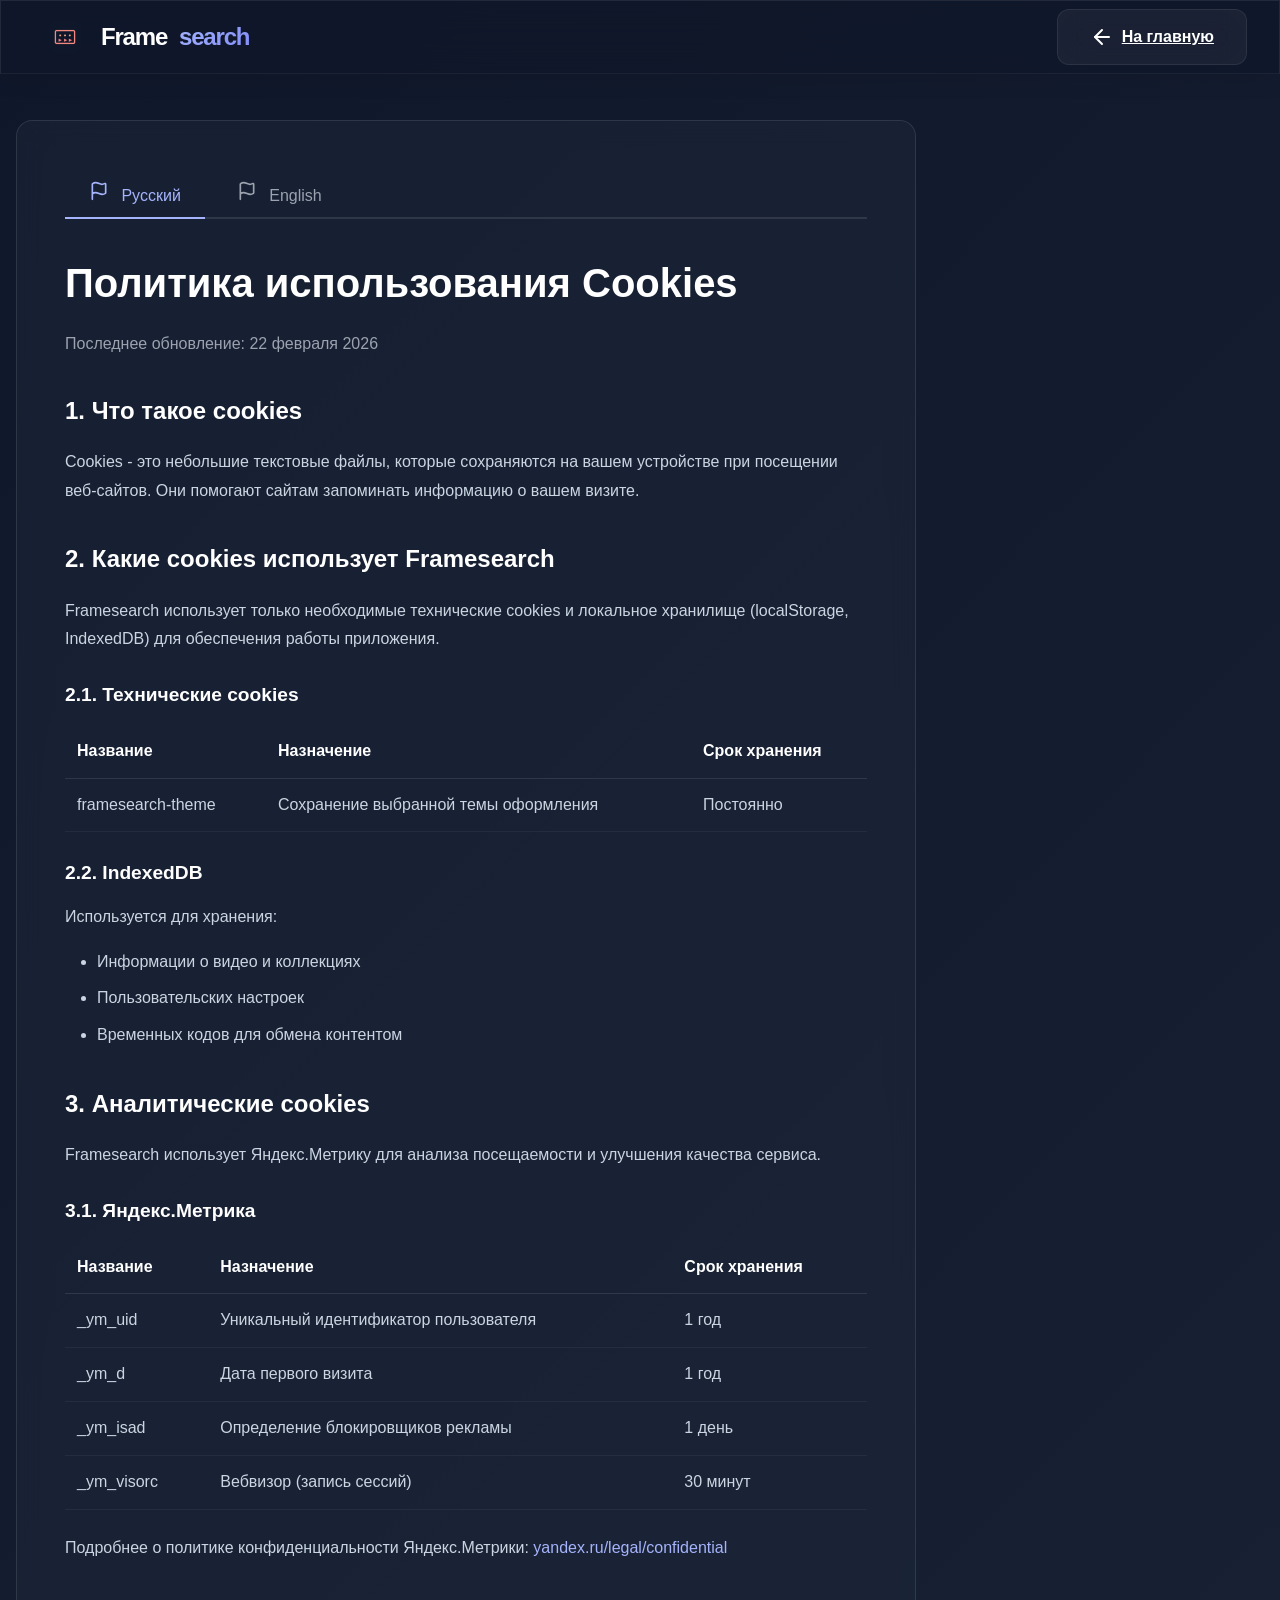
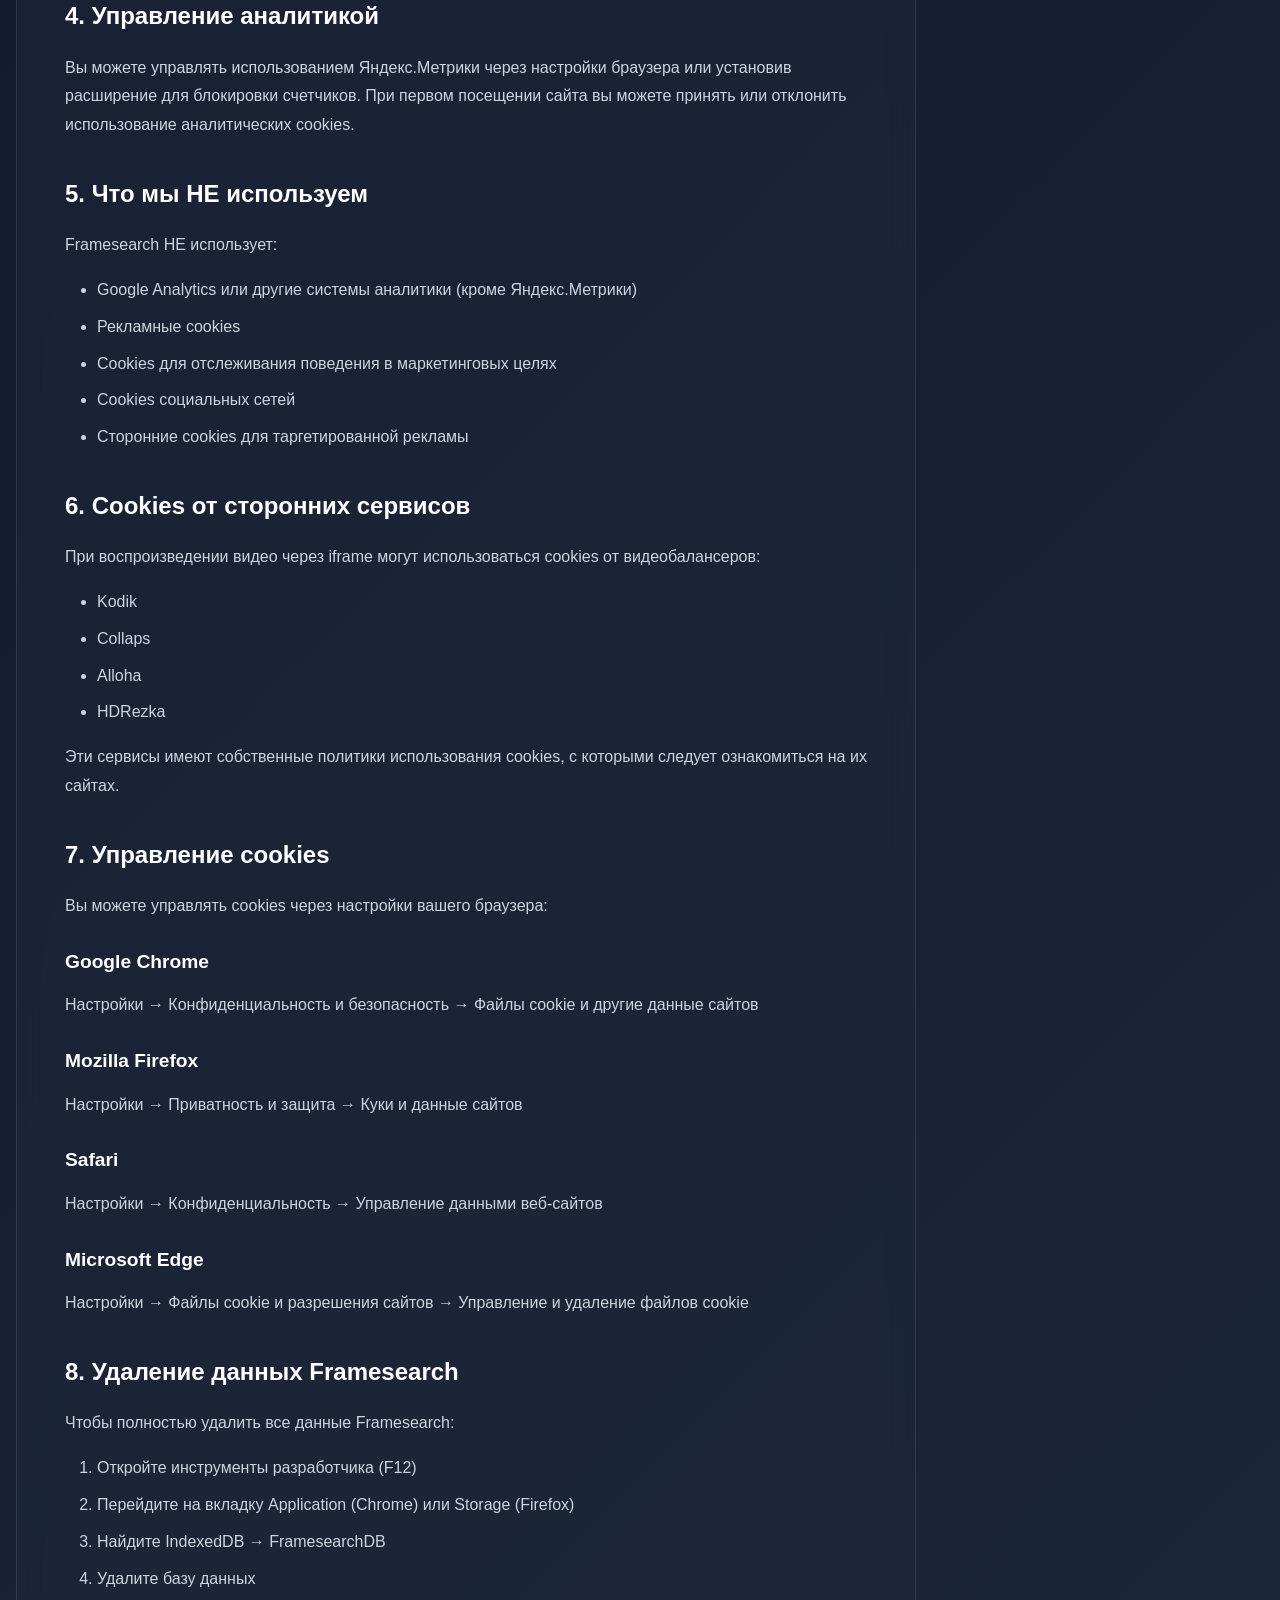
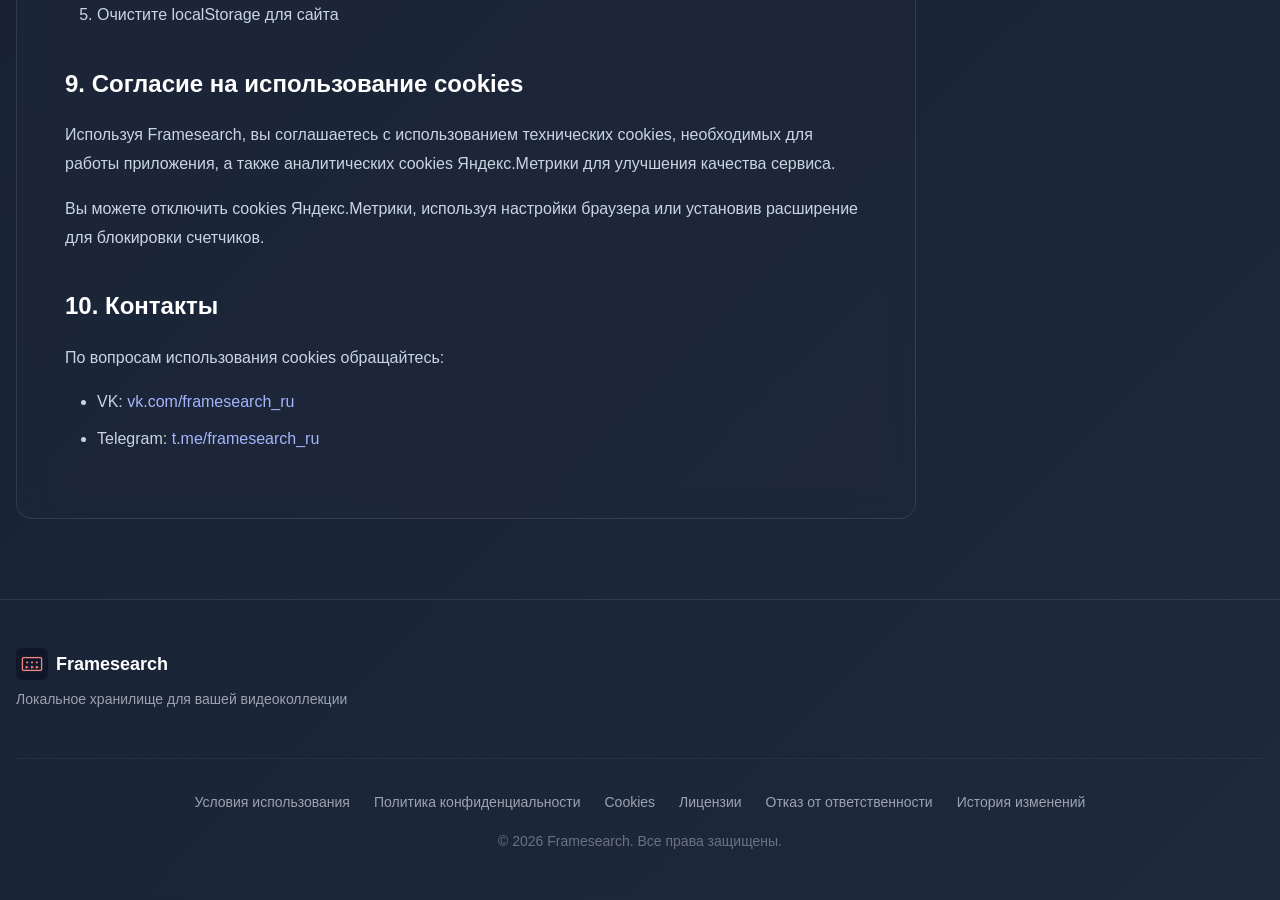
<file: cookies.html>
<!DOCTYPE html>
<!--
  Framesearch - Персональное видеохранилище
  
  Автор: PsyGioX
  GitHub: https://github.com/PsyGioX
  Проект: https://github.com/PsyGioX/framesearch
  Сайт: https://PsyGioX-dev.vercel.app/
  
  © 2026 Framesearch.  
-->
<html lang="ru">
<head>
    <meta charset="UTF-8">
    <meta name="viewport" content="width=device-width, initial-scale=1">
    <title>Политика использования Cookies - Framesearch</title>
    
    <!-- SEO Meta Tags -->
    <meta name="description" content="Политика использования cookies в Framesearch. Информация о файлах cookie и их использовании.">
    <meta name="keywords" content="cookies, файлы cookie, framesearch">
    <meta name="author" content="PsyGioX">
    <meta name="robots" content="index, follow">
    
    <!-- Favicon -->
    <link rel="icon" type="image/x-icon" href="favicon/favicon.ico?v=2">
    <link rel="icon" type="image/png" sizes="16x16" href="favicon/favicon-16x16.png?v=2">
    <link rel="icon" type="image/png" sizes="32x32" href="favicon/favicon-32x32.png?v=2">
    <link rel="apple-touch-icon" sizes="180x180" href="favicon/apple-touch-icon.png?v=2">
    
    <!-- Fonts -->
    
    
    <link href="https://fonts.googleapis.com/css2?family=Inter:wght@300;400;500;600;700&display=swap" rel="stylesheet">
    
    <!-- Styles -->
    <link rel="stylesheet" href="styles/main.css">
    <link rel="stylesheet" href="styles/mobile-navbar.css">
    <link rel="stylesheet" href="styles/legal.css">
    
    <!-- Icons -->
    <script src="scripts/lucide.js"></script>
</head>
<body>

    <!-- Navigation -->
    <nav class="navbar glass">
        <div class="navbar-container">
            <div class="navbar-content">
                <a href="/app" class="logo">
                    <img src="favicon/favicon-32x32.png" alt="Framesearch" width="32" height="32" style="margin-right: 8px;">
                    Frame<span class="logo-accent">search</span>
                </a>
                <a href="/app" class="btn btn-secondary">
                    <i data-lucide="arrow-left"></i>
                    <span data-i18n="nav.back">На главную</span>
                </a>
            </div>
        </div>
    </nav>

    <!-- Main Content -->
    <main class="main-content" style="padding-top: 120px;">
        <div class="container" style="max-width: 900px;">
            <div class="glass-card" style="padding: 3rem; margin-bottom: 2rem;">
                <!-- Language Tabs -->
                <div class="language-tabs">
                    <button class="language-tab active" data-lang="ru">
                        <i data-lucide="flag" style="width: 20px; height: 20px; margin-right: 8px;"></i>
                        Русский
                    </button>
                    <button class="language-tab" data-lang="en">
                        <i data-lucide="flag" style="width: 20px; height: 20px; margin-right: 8px;"></i>
                        English
                    </button>
                </div>

                <!-- Russian Content -->
                <div class="language-content active" data-lang="ru">
                    <h1 style="font-size: 2.5rem; margin-bottom: 1rem; color: white;">Политика использования Cookies</h1>
                    <p style="color: #9ca3af; margin-bottom: 2rem;">Последнее обновление: 22 февраля 2026</p>

                    <div class="legal-content">
                    <h2 style="color: white; font-size: 1.5rem; margin-top: 2rem; margin-bottom: 1rem;">1. Что такое cookies</h2>
                    <p style="margin-bottom: 1rem;">
                        Cookies - это небольшие текстовые файлы, которые сохраняются на вашем устройстве при посещении веб-сайтов. 
                        Они помогают сайтам запоминать информацию о вашем визите.
                    </p>

                    <h2 style="color: white; font-size: 1.5rem; margin-top: 2rem; margin-bottom: 1rem;">2. Какие cookies использует Framesearch</h2>
                    <p style="margin-bottom: 1rem;">
                        Framesearch использует только необходимые технические cookies и локальное хранилище (localStorage, IndexedDB) 
                        для обеспечения работы приложения.
                    </p>

                    <h3 style="color: white; font-size: 1.2rem; margin-top: 1.5rem; margin-bottom: 0.75rem;">2.1. Технические cookies</h3>
                    <table style="width: 100%; border-collapse: collapse; margin-bottom: 1.5rem;">
                        <thead>
                            <tr style="border-bottom: 1px solid rgba(255,255,255,0.1);">
                                <th style="text-align: left; padding: 0.75rem; color: white;">Название</th>
                                <th style="text-align: left; padding: 0.75rem; color: white;">Назначение</th>
                                <th style="text-align: left; padding: 0.75rem; color: white;">Срок хранения</th>
                            </tr>
                        </thead>
                        <tbody>
                            <tr style="border-bottom: 1px solid rgba(255,255,255,0.05);">
                                <td style="padding: 0.75rem;">framesearch-theme</td>
                                <td style="padding: 0.75rem;">Сохранение выбранной темы оформления</td>
                                <td style="padding: 0.75rem;">Постоянно</td>
                            </tr>
                        </tbody>
                    </table>

                    <h3 style="color: white; font-size: 1.2rem; margin-top: 1.5rem; margin-bottom: 0.75rem;">2.2. IndexedDB</h3>
                    <p style="margin-bottom: 1rem;">
                        Используется для хранения:
                    </p>
                    <ul style="margin-left: 2rem; margin-bottom: 1rem;">
                        <li>Информации о видео и коллекциях</li>
                        <li>Пользовательских настроек</li>
                        <li>Временных кодов для обмена контентом</li>
                    </ul>

                    <h2 style="color: white; font-size: 1.5rem; margin-top: 2rem; margin-bottom: 1rem;">3. Аналитические cookies</h2>
                    <p style="margin-bottom: 1rem;">
                        Framesearch использует Яндекс.Метрику для анализа посещаемости и улучшения качества сервиса.
                    </p>

                    <h3 style="color: white; font-size: 1.2rem; margin-top: 1.5rem; margin-bottom: 0.75rem;">3.1. Яндекс.Метрика</h3>
                    <table style="width: 100%; border-collapse: collapse; margin-bottom: 1.5rem;">
                        <thead>
                            <tr style="border-bottom: 1px solid rgba(255,255,255,0.1);">
                                <th style="text-align: left; padding: 0.75rem; color: white;">Название</th>
                                <th style="text-align: left; padding: 0.75rem; color: white;">Назначение</th>
                                <th style="text-align: left; padding: 0.75rem; color: white;">Срок хранения</th>
                            </tr>
                        </thead>
                        <tbody>
                            <tr style="border-bottom: 1px solid rgba(255,255,255,0.05);">
                                <td style="padding: 0.75rem;">_ym_uid</td>
                                <td style="padding: 0.75rem;">Уникальный идентификатор пользователя</td>
                                <td style="padding: 0.75rem;">1 год</td>
                            </tr>
                            <tr style="border-bottom: 1px solid rgba(255,255,255,0.05);">
                                <td style="padding: 0.75rem;">_ym_d</td>
                                <td style="padding: 0.75rem;">Дата первого визита</td>
                                <td style="padding: 0.75rem;">1 год</td>
                            </tr>
                            <tr style="border-bottom: 1px solid rgba(255,255,255,0.05);">
                                <td style="padding: 0.75rem;">_ym_isad</td>
                                <td style="padding: 0.75rem;">Определение блокировщиков рекламы</td>
                                <td style="padding: 0.75rem;">1 день</td>
                            </tr>
                            <tr style="border-bottom: 1px solid rgba(255,255,255,0.05);">
                                <td style="padding: 0.75rem;">_ym_visorc</td>
                                <td style="padding: 0.75rem;">Вебвизор (запись сессий)</td>
                                <td style="padding: 0.75rem;">30 минут</td>
                            </tr>
                        </tbody>
                    </table>
                    <p style="margin-bottom: 1rem;">
                        Подробнее о политике конфиденциальности Яндекс.Метрики: 
                        <a href="https://yandex.ru/legal/confidential/" target="_blank" rel="noopener noreferrer" style="color: #a5b4fc;">
                            yandex.ru/legal/confidential
                        </a>
                    </p>

                    <h2 style="color: white; font-size: 1.5rem; margin-top: 2rem; margin-bottom: 1rem;">4. Управление аналитикой</h2>
                    <p style="margin-bottom: 1rem;">
                        Вы можете управлять использованием Яндекс.Метрики через настройки браузера или установив расширение для блокировки счетчиков. 
                        При первом посещении сайта вы можете принять или отклонить использование аналитических cookies.
                    </p>

                    <h2 style="color: white; font-size: 1.5rem; margin-top: 2rem; margin-bottom: 1rem;">5. Что мы НЕ используем</h2>
                    <p style="margin-bottom: 1rem;">
                        Framesearch НЕ использует:
                    </p>
                    <ul style="margin-left: 2rem; margin-bottom: 1rem;">
                        <li>Google Analytics или другие системы аналитики (кроме Яндекс.Метрики)</li>
                        <li>Рекламные cookies</li>
                        <li>Cookies для отслеживания поведения в маркетинговых целях</li>
                        <li>Cookies социальных сетей</li>
                        <li>Сторонние cookies для таргетированной рекламы</li>
                    </ul>

                    <h2 style="color: white; font-size: 1.5rem; margin-top: 2rem; margin-bottom: 1rem;">6. Cookies от сторонних сервисов</h2>
                    <p style="margin-bottom: 1rem;">
                        При воспроизведении видео через iframe могут использоваться cookies от видеобалансеров:
                    </p>
                    <ul style="margin-left: 2rem; margin-bottom: 1rem;">
                        <li>Kodik</li>
                        <li>Collaps</li>
                        <li>Alloha</li>
                        <li>HDRezka</li>
                    </ul>
                    <p style="margin-bottom: 1rem;">
                        Эти сервисы имеют собственные политики использования cookies, с которыми следует ознакомиться на их сайтах.
                    </p>

                    <h2 style="color: white; font-size: 1.5rem; margin-top: 2rem; margin-bottom: 1rem;">7. Управление cookies</h2>
                    <p style="margin-bottom: 1rem;">
                        Вы можете управлять cookies через настройки вашего браузера:
                    </p>

                    <h3 style="color: white; font-size: 1.2rem; margin-top: 1.5rem; margin-bottom: 0.75rem;">Google Chrome</h3>
                    <p style="margin-bottom: 1rem;">
                        Настройки → Конфиденциальность и безопасность → Файлы cookie и другие данные сайтов
                    </p>

                    <h3 style="color: white; font-size: 1.2rem; margin-top: 1.5rem; margin-bottom: 0.75rem;">Mozilla Firefox</h3>
                    <p style="margin-bottom: 1rem;">
                        Настройки → Приватность и защита → Куки и данные сайтов
                    </p>

                    <h3 style="color: white; font-size: 1.2rem; margin-top: 1.5rem; margin-bottom: 0.75rem;">Safari</h3>
                    <p style="margin-bottom: 1rem;">
                        Настройки → Конфиденциальность → Управление данными веб-сайтов
                    </p>

                    <h3 style="color: white; font-size: 1.2rem; margin-top: 1.5rem; margin-bottom: 0.75rem;">Microsoft Edge</h3>
                    <p style="margin-bottom: 1rem;">
                        Настройки → Файлы cookie и разрешения сайтов → Управление и удаление файлов cookie
                    </p>

                    <h2 style="color: white; font-size: 1.5rem; margin-top: 2rem; margin-bottom: 1rem;">8. Удаление данных Framesearch</h2>
                    <p style="margin-bottom: 1rem;">
                        Чтобы полностью удалить все данные Framesearch:
                    </p>
                    <ol style="margin-left: 2rem; margin-bottom: 1rem;">
                        <li style="margin-bottom: 0.5rem;">Откройте инструменты разработчика (F12)</li>
                        <li style="margin-bottom: 0.5rem;">Перейдите на вкладку Application (Chrome) или Storage (Firefox)</li>
                        <li style="margin-bottom: 0.5rem;">Найдите IndexedDB → FramesearchDB</li>
                        <li style="margin-bottom: 0.5rem;">Удалите базу данных</li>
                        <li style="margin-bottom: 0.5rem;">Очистите localStorage для сайта</li>
                    </ol>

                    <h2 style="color: white; font-size: 1.5rem; margin-top: 2rem; margin-bottom: 1rem;">9. Согласие на использование cookies</h2>
                    <p style="margin-bottom: 1rem;">
                        Используя Framesearch, вы соглашаетесь с использованием технических cookies, необходимых для работы приложения, 
                        а также аналитических cookies Яндекс.Метрики для улучшения качества сервиса.
                    </p>
                    <p style="margin-bottom: 1rem;">
                        Вы можете отключить cookies Яндекс.Метрики, используя настройки браузера или установив расширение для блокировки счетчиков.
                    </p>

                    <h2 style="color: white; font-size: 1.5rem; margin-top: 2rem; margin-bottom: 1rem;">10. Контакты</h2>
                    <p style="margin-bottom: 1rem;">
                        По вопросам использования cookies обращайтесь:
                    </p>
                    <ul style="margin-left: 2rem; margin-bottom: 1rem;">
                        <li>VK: <a href="https://vk.com/framesearch_ru" style="color: #a5b4fc;">vk.com/framesearch_ru</a></li>
                        <li>Telegram: <a href="https://t.me/framesearch_ru" style="color: #a5b4fc;">t.me/framesearch_ru</a></li>
                    </ul>
                    </div>
                </div>

                <!-- English Content -->
                <div class="language-content" data-lang="en">
                    <h1 style="font-size: 2.5rem; margin-bottom: 1rem; color: white;">Cookie Policy</h1>
                    <p style="color: #9ca3af; margin-bottom: 2rem;">Last updated: February 22, 2026</p>

                    <div class="legal-content">
                        <h2>1. What are Cookies</h2>
                        <p>
                            Cookies are small text files that are stored on your device when you visit websites. 
                            They help websites remember information about your visit.
                        </p>

                        <h2>2. Cookies Used by Framesearch</h2>
                        <p>
                            Framesearch uses only necessary technical cookies and local storage (localStorage, IndexedDB) 
                            to ensure the application works properly.
                        </p>

                        <h3>2.1. Technical Cookies</h3>
                        <table style="width: 100%; border-collapse: collapse; margin-bottom: 1.5rem;">
                            <thead>
                                <tr style="border-bottom: 1px solid rgba(255,255,255,0.1);">
                                    <th style="text-align: left; padding: 0.75rem; color: white;">Name</th>
                                    <th style="text-align: left; padding: 0.75rem; color: white;">Purpose</th>
                                    <th style="text-align: left; padding: 0.75rem; color: white;">Duration</th>
                                </tr>
                            </thead>
                            <tbody>
                                <tr style="border-bottom: 1px solid rgba(255,255,255,0.05);">
                                    <td style="padding: 0.75rem;">framesearch-theme</td>
                                    <td style="padding: 0.75rem;">Saving selected theme</td>
                                    <td style="padding: 0.75rem;">Persistent</td>
                                </tr>
                            </tbody>
                        </table>

                        <h3>2.2. IndexedDB</h3>
                        <p>Used for storing:</p>
                        <ul>
                            <li>Video and collection information</li>
                            <li>User settings</li>
                            <li>Temporary codes for content sharing</li>
                        </ul>

                        <h2>3. Analytics Cookies</h2>
                        <p>
                            Framesearch uses Yandex.Metrica to analyze traffic and improve service quality.
                        </p>

                        <h3>3.1. Yandex.Metrica</h3>
                        <table style="width: 100%; border-collapse: collapse; margin-bottom: 1.5rem;">
                            <thead>
                                <tr style="border-bottom: 1px solid rgba(255,255,255,0.1);">
                                    <th style="text-align: left; padding: 0.75rem; color: white;">Name</th>
                                    <th style="text-align: left; padding: 0.75rem; color: white;">Purpose</th>
                                    <th style="text-align: left; padding: 0.75rem; color: white;">Duration</th>
                                </tr>
                            </thead>
                            <tbody>
                                <tr style="border-bottom: 1px solid rgba(255,255,255,0.05);">
                                    <td style="padding: 0.75rem;">_ym_uid</td>
                                    <td style="padding: 0.75rem;">Unique user identifier</td>
                                    <td style="padding: 0.75rem;">1 year</td>
                                </tr>
                                <tr style="border-bottom: 1px solid rgba(255,255,255,0.05);">
                                    <td style="padding: 0.75rem;">_ym_d</td>
                                    <td style="padding: 0.75rem;">First visit date</td>
                                    <td style="padding: 0.75rem;">1 year</td>
                                </tr>
                                <tr style="border-bottom: 1px solid rgba(255,255,255,0.05);">
                                    <td style="padding: 0.75rem;">_ym_isad</td>
                                    <td style="padding: 0.75rem;">Ad blocker detection</td>
                                    <td style="padding: 0.75rem;">1 day</td>
                                </tr>
                                <tr style="border-bottom: 1px solid rgba(255,255,255,0.05);">
                                    <td style="padding: 0.75rem;">_ym_visorc</td>
                                    <td style="padding: 0.75rem;">Webvisor (session recording)</td>
                                    <td style="padding: 0.75rem;">30 minutes</td>
                                </tr>
                            </tbody>
                        </table>
                        <p>
                            Learn more about Yandex.Metrica privacy policy: 
                            <a href="https://yandex.com/legal/confidential/" target="_blank" rel="noopener noreferrer" style="color: #a5b4fc;">
                                yandex.com/legal/confidential
                            </a>
                        </p>

                        <h2>4. Analytics Management</h2>
                        <p>
                            You can manage Yandex.Metrica usage through your browser settings or by installing a counter blocking extension. 
                            On your first visit to the site, you can accept or decline the use of analytics cookies.
                        </p>

                        <h2>5. What We DON'T Use</h2>
                        <p>Framesearch does NOT use:</p>
                        <ul>
                            <li>Google Analytics or other analytics systems (except Yandex.Metrica)</li>
                            <li>Advertising cookies</li>
                            <li>Behavior tracking cookies for marketing purposes</li>
                            <li>Social media cookies</li>
                            <li>Third-party cookies for targeted advertising</li>
                        </ul>

                        <h2>6. Third-Party Service Cookies</h2>
                        <p>
                            When playing videos through iframe, cookies from video balancers may be used:
                        </p>
                        <ul>
                            <li>Kodik</li>
                            <li>Collaps</li>
                            <li>Alloha</li>
                            <li>HDRezka</li>
                        </ul>
                        <p>
                            These services have their own cookie policies, which should be reviewed on their websites.
                        </p>

                        <h2>7. Managing Cookies</h2>
                        <p>You can manage cookies through your browser settings:</p>

                        <h3>Google Chrome</h3>
                        <p>Settings → Privacy and security → Cookies and other site data</p>

                        <h3>Mozilla Firefox</h3>
                        <p>Settings → Privacy & Security → Cookies and Site Data</p>

                        <h3>Safari</h3>
                        <p>Settings → Privacy → Manage Website Data</p>

                        <h3>Microsoft Edge</h3>
                        <p>Settings → Cookies and site permissions → Manage and delete cookies</p>

                        <h2>8. Deleting Framesearch Data</h2>
                        <p>To completely delete all Framesearch data:</p>
                        <ol>
                            <li>Open developer tools (F12)</li>
                            <li>Go to Application tab (Chrome) or Storage tab (Firefox)</li>
                            <li>Find IndexedDB → FramesearchDB</li>
                            <li>Delete the database</li>
                            <li>Clear localStorage for the site</li>
                        </ol>

                        <h2>9. Cookie Consent</h2>
                        <p>
                            By using Framesearch, you agree to the use of technical cookies necessary for the application to function, 
                            as well as Yandex.Metrica analytics cookies to improve service quality.
                        </p>
                        <p>
                            You can disable Yandex.Metrica cookies using your browser settings or by installing a counter blocking extension.
                        </p>

                        <h2>10. Contact</h2>
                        <p>For questions about cookie usage, contact:</p>
                        <ul>
                            <li>GitHub: <a href="https://github.com/PsyGioX" target="_blank">@PsyGioX</a></li>
                            <li>Project: <a href="https://github.com/PsyGioX/framesearch" target="_blank">Framesearch Repository</a></li>
                        </ul>
                    </div>
                </div>
            </div>
        </div>
    </main>

    <!-- Footer -->
    <footer class="footer">
        <div class="footer-container">
            <div class="footer-content">
                <div class="footer-section">
                    <div style="display: flex; align-items: center; gap: 8px; margin-bottom: 0.5rem;">
                        <img src="favicon/favicon-32x32.png" alt="Framesearch" width="32" height="32">
                        <h3 data-i18n="footer.title" style="margin: 0;">Framesearch</h3>
                    </div>
                    <p data-i18n="footer.tagline">Локальное хранилище для вашей видеоколлекции</p>
                </div>
            </div>

            <div class="footer-bottom">
                <div class="footer-bottom-links">
                    <a href="terms.html" data-i18n="footer.terms">Условия использования</a>
                    <a href="privacy.html" data-i18n="footer.privacy">Политика конфиденциальности</a>
                    <a href="cookies.html" data-i18n="footer.cookies">Cookies</a>
                    <a href="license.html" data-i18n="footer.license">Лицензии</a>
                    <a href="disclaimer.html" data-i18n="footer.disclaimer">Отказ от ответственности</a>
                    <a href="changelog.html" data-i18n="footer.changelog">История изменений</a>
                </div>
                <p class="copyright" data-i18n="footer.copyright"></p>
            </div>
        </div>
    </footer>

    <!-- Yandex.Metrika counter -->
    <script type="text/javascript">
        (function(m,e,t,r,i,k,a){m[i]=m[i]||function(){(m[i].a=m[i].a||[]).push(arguments)};
        m[i].l=1*new Date();
        for (var j = 0; j < document.scripts.length; j++) {if (document.scripts[j].src === r) { return; }}
        k=e.createElement(t),a=e.getElementsByTagName(t)[0],k.async=1,k.src=r,a.parentNode.insertBefore(k,a)})
        (window, document, 'script', 'https://mc.yandex.ru/metrika/tag.js', 'ym');
        
        ym(106947056, 'init', {
            clickmap:true,
            trackLinks:true,
            accurateTrackBounce:true,
            webvisor:true,
            ecommerce:"dataLayer"
        });
    </script>
    <noscript><div><img src="https://mc.yandex.ru/watch/106947056" style="position:absolute; left:-9999px;" alt="" /></div></noscript>
    <!-- /Yandex.Metrika counter -->

    <script src="scripts/url-cleaner.js"></script>
    <script src="scripts/i18n.js"></script>
    <script src="scripts/legal.js"></script>
    <script>
        if (typeof lucide !== 'undefined') {
            lucide.createIcons();
        }
    </script>
</body>
</html>
</file>
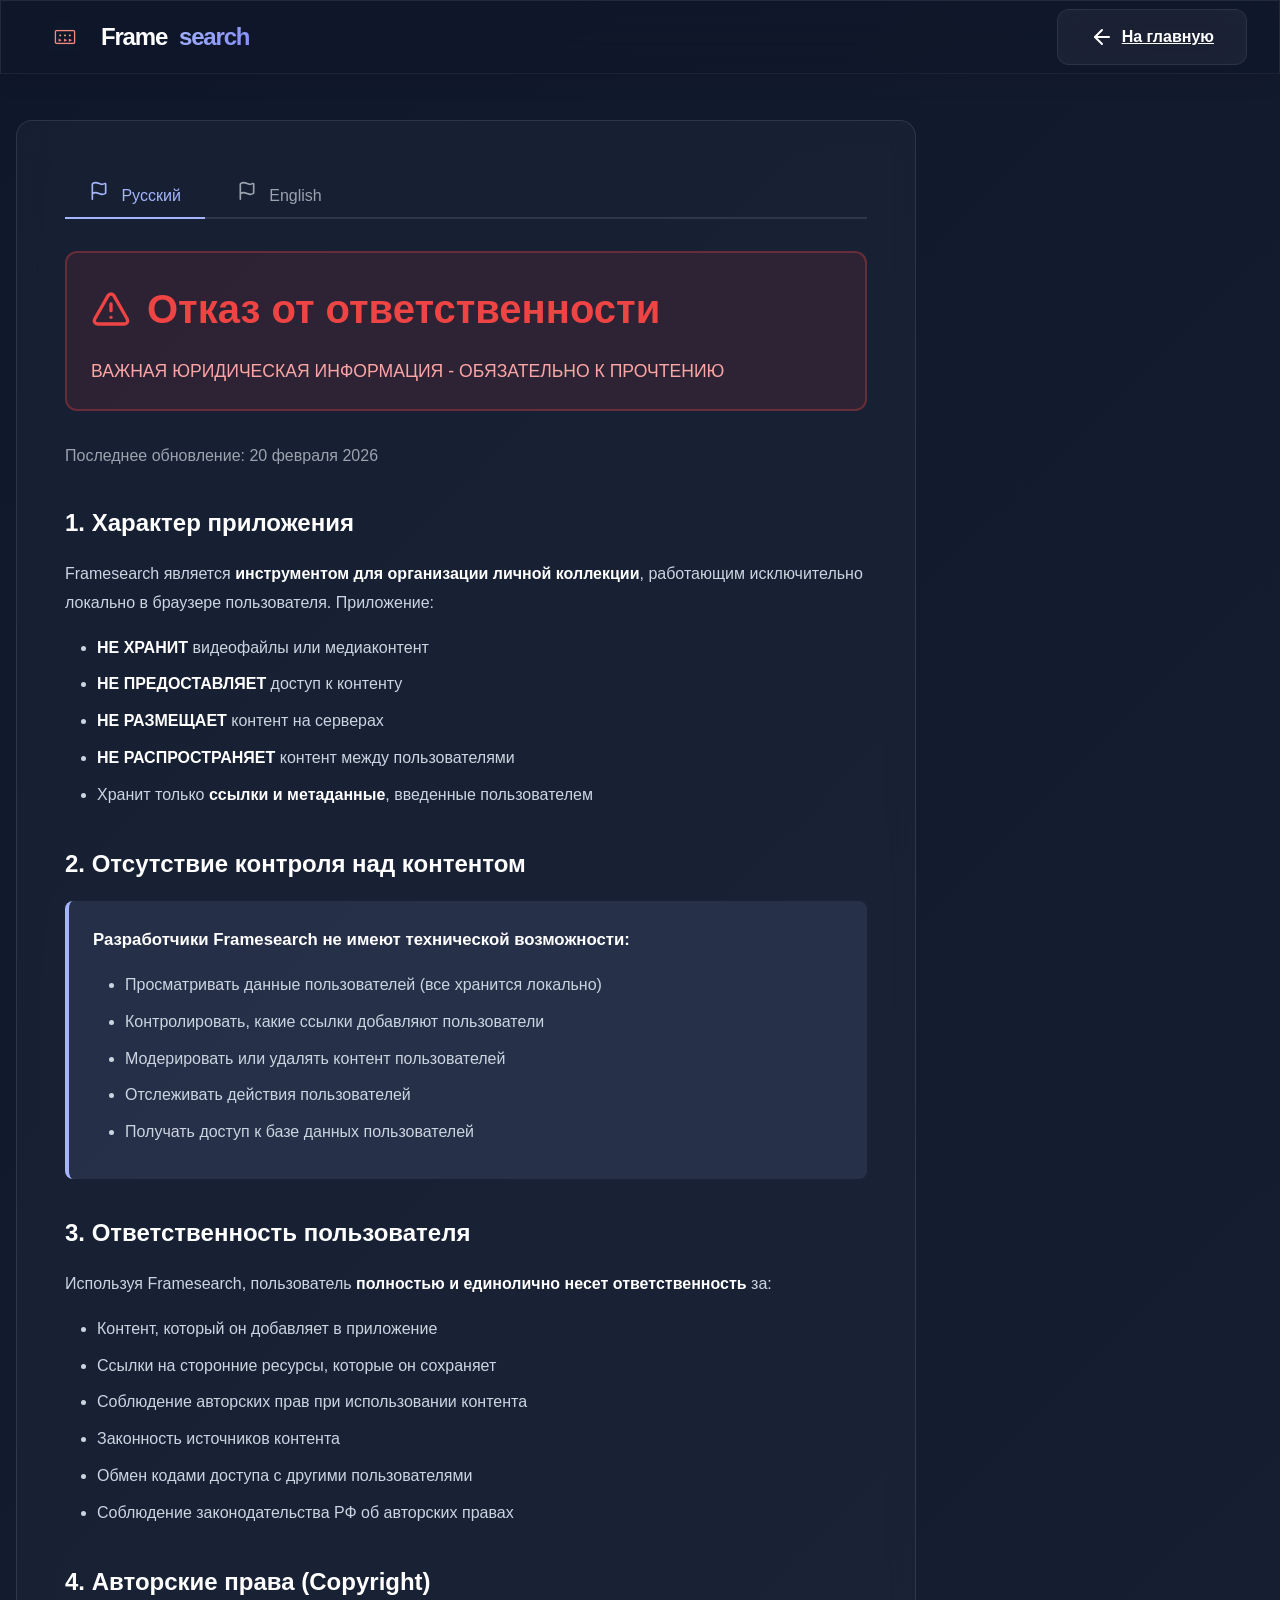
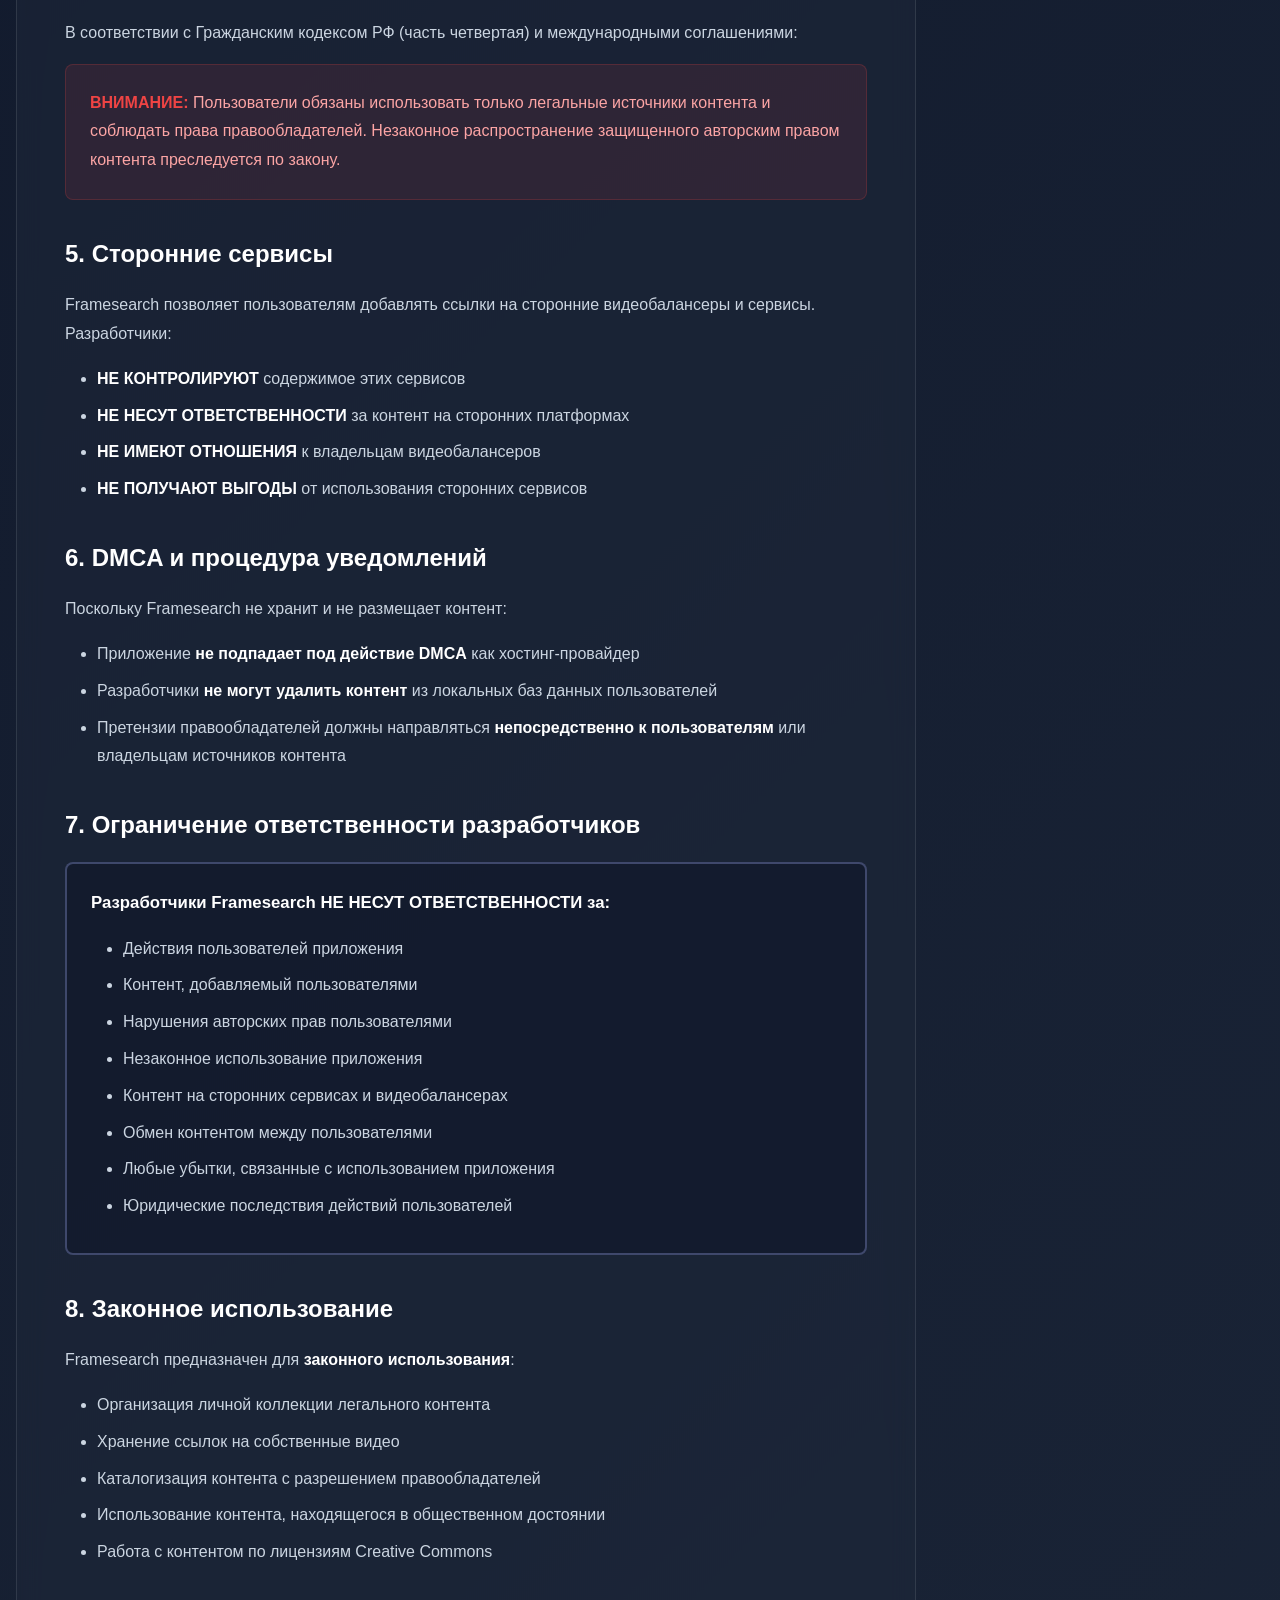
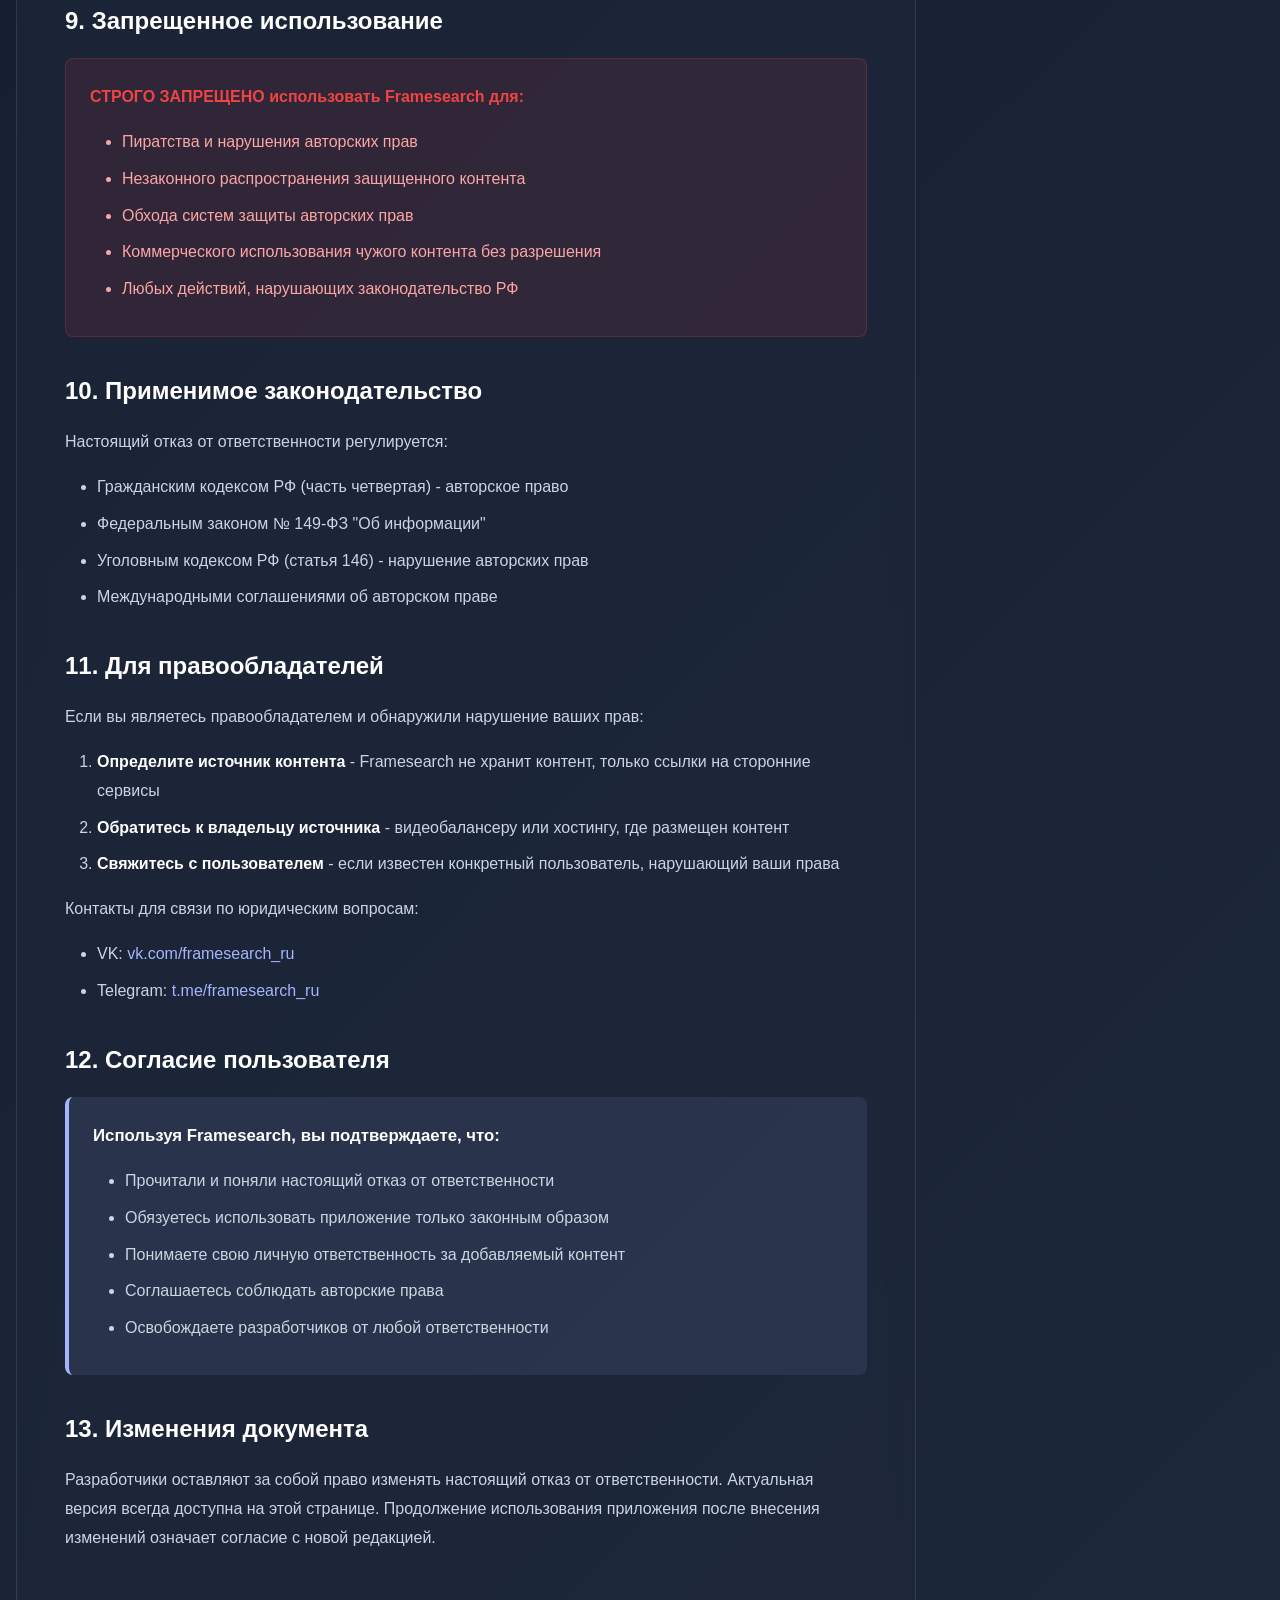
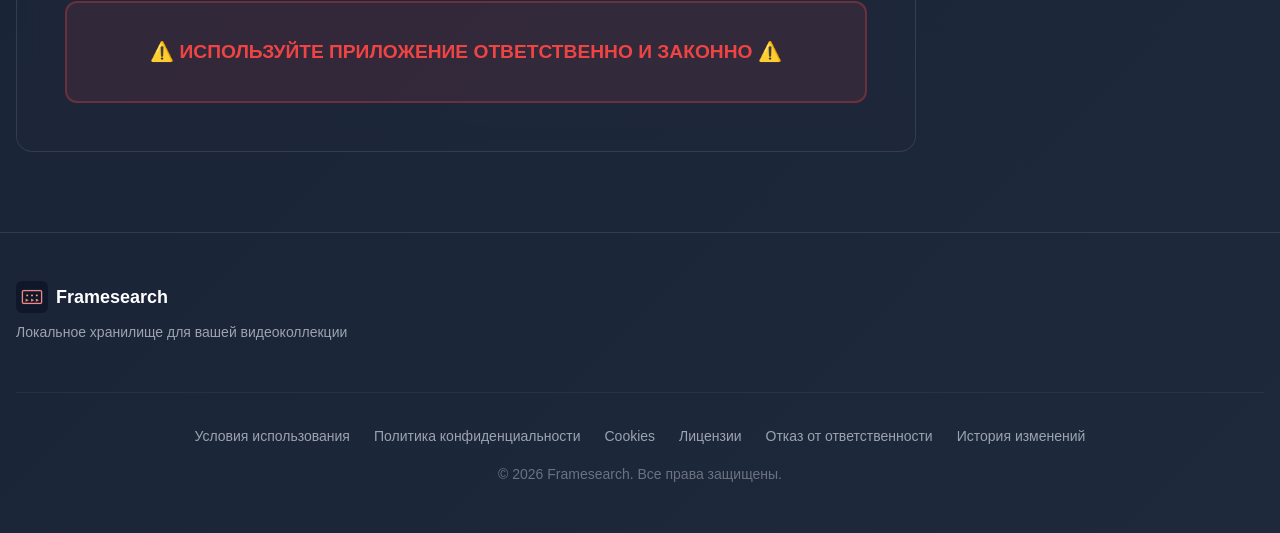
<file: disclaimer.html>
<!DOCTYPE html>
<!--
  Framesearch - Персональное видеохранилище
  
  Автор: PsyGioX
  GitHub: https://github.com/PsyGioX
  Проект: https://github.com/PsyGioX/framesearch
  Сайт: https://PsyGioX-dev.vercel.app/
  
  © 2026 Framesearch.  
-->
<html lang="ru">
<head>
    <meta charset="UTF-8">
    <meta name="viewport" content="width=device-width, initial-scale=1">
    <title>Отказ от ответственности - Framesearch</title>
    
    <!-- SEO Meta Tags -->
    <meta name="description" content="Отказ от ответственности Framesearch. Важная информация об использовании сервиса.">
    <meta name="keywords" content="отказ от ответственности, disclaimer, framesearch">
    <meta name="author" content="PsyGioX">
    <meta name="robots" content="index, follow">
    
    <!-- Favicon -->
    <link rel="icon" type="image/x-icon" href="favicon/favicon.ico?v=2">
    <link rel="icon" type="image/png" sizes="16x16" href="favicon/favicon-16x16.png?v=2">
    <link rel="icon" type="image/png" sizes="32x32" href="favicon/favicon-32x32.png?v=2">
    <link rel="apple-touch-icon" sizes="180x180" href="favicon/apple-touch-icon.png?v=2">
    
    <!-- Fonts -->
    
    
    <link href="https://fonts.googleapis.com/css2?family=Inter:wght@300;400;500;600;700&display=swap" rel="stylesheet">
    
    <!-- Styles -->
    <link rel="stylesheet" href="styles/main.css">
    <link rel="stylesheet" href="styles/mobile-navbar.css">
    <link rel="stylesheet" href="styles/legal.css">
    
    <!-- Icons -->
    <script src="scripts/lucide.js"></script>
</head>
<body>

    <!-- Navigation -->
    <nav class="navbar glass">
        <div class="navbar-container">
            <div class="navbar-content">
                <a href="/app" class="logo">
                    <img src="favicon/favicon-32x32.png" alt="Framesearch" width="32" height="32" style="margin-right: 8px;">
                    Frame<span class="logo-accent">search</span>
                </a>
                <a href="/app" class="btn btn-secondary">
                    <i data-lucide="arrow-left"></i>
                    <span data-i18n="nav.back">На главную</span>
                </a>
            </div>
        </div>
    </nav>

    <!-- Main Content -->
    <main class="main-content" style="padding-top: 120px;">
        <div class="container" style="max-width: 900px;">
            <div class="glass-card" style="padding: 3rem; margin-bottom: 2rem;">
                <!-- Language Tabs -->
                <div class="language-tabs">
                    <button class="language-tab active" data-lang="ru">
                        <i data-lucide="flag" style="width: 20px; height: 20px; margin-right: 8px;"></i>
                        Русский
                    </button>
                    <button class="language-tab" data-lang="en">
                        <i data-lucide="flag" style="width: 20px; height: 20px; margin-right: 8px;"></i>
                        English
                    </button>
                </div>

                <!-- Russian Content -->
                <div class="language-content active" data-lang="ru">
                <div style="background: rgba(239, 68, 68, 0.1); border: 2px solid rgba(239, 68, 68, 0.3); border-radius: 12px; padding: 1.5rem; margin-bottom: 2rem;">
                    <h1 style="font-size: 2.5rem; margin-bottom: 1rem; color: #ef4444; display: flex; align-items: center; gap: 1rem;">
                        <i data-lucide="alert-triangle" style="width: 40px; height: 40px;"></i>
                        Отказ от ответственности
                    </h1>
                    <p style="color: #fca5a5; margin: 0; font-size: 1.1rem; font-weight: 500;">
                        ВАЖНАЯ ЮРИДИЧЕСКАЯ ИНФОРМАЦИЯ - ОБЯЗАТЕЛЬНО К ПРОЧТЕНИЮ
                    </p>
                </div>

                <p style="color: #9ca3af; margin-bottom: 2rem;">Последнее обновление: 20 февраля 2026</p>

                <div class="legal-content">
                    <h2 style="color: white; font-size: 1.5rem; margin-top: 2rem; margin-bottom: 1rem;">1. Характер приложения</h2>
                    <p style="margin-bottom: 1rem;">
                        Framesearch является <strong style="color: white;">инструментом для организации личной коллекции</strong>, 
                        работающим исключительно локально в браузере пользователя. Приложение:
                    </p>
                    <ul style="margin-left: 2rem; margin-bottom: 1rem;">
                        <li><strong style="color: white;">НЕ ХРАНИТ</strong> видеофайлы или медиаконтент</li>
                        <li><strong style="color: white;">НЕ ПРЕДОСТАВЛЯЕТ</strong> доступ к контенту</li>
                        <li><strong style="color: white;">НЕ РАЗМЕЩАЕТ</strong> контент на серверах</li>
                        <li><strong style="color: white;">НЕ РАСПРОСТРАНЯЕТ</strong> контент между пользователями</li>
                        <li>Хранит только <strong style="color: white;">ссылки и метаданные</strong>, введенные пользователем</li>
                    </ul>

                    <h2 style="color: white; font-size: 1.5rem; margin-top: 2rem; margin-bottom: 1rem;">2. Отсутствие контроля над контентом</h2>
                    <div style="background: rgba(165, 180, 252, 0.1); border-left: 4px solid #a5b4fc; padding: 1.5rem; border-radius: 8px; margin-bottom: 1.5rem;">
                        <p style="margin: 0; font-size: 1.05rem;">
                            <strong style="color: white;">Разработчики Framesearch не имеют технической возможности:</strong>
                        </p>
                        <ul style="margin-left: 2rem; margin-top: 1rem; margin-bottom: 0;">
                            <li>Просматривать данные пользователей (все хранится локально)</li>
                            <li>Контролировать, какие ссылки добавляют пользователи</li>
                            <li>Модерировать или удалять контент пользователей</li>
                            <li>Отслеживать действия пользователей</li>
                            <li>Получать доступ к базе данных пользователей</li>
                        </ul>
                    </div>

                    <h2 style="color: white; font-size: 1.5rem; margin-top: 2rem; margin-bottom: 1rem;">3. Ответственность пользователя</h2>
                    <p style="margin-bottom: 1rem;">
                        Используя Framesearch, пользователь <strong style="color: white;">полностью и единолично несет ответственность</strong> за:
                    </p>
                    <ul style="margin-left: 2rem; margin-bottom: 1rem;">
                        <li>Контент, который он добавляет в приложение</li>
                        <li>Ссылки на сторонние ресурсы, которые он сохраняет</li>
                        <li>Соблюдение авторских прав при использовании контента</li>
                        <li>Законность источников контента</li>
                        <li>Обмен кодами доступа с другими пользователями</li>
                        <li>Соблюдение законодательства РФ об авторских правах</li>
                    </ul>

                    <h2 style="color: white; font-size: 1.5rem; margin-top: 2rem; margin-bottom: 1rem;">4. Авторские права (Copyright)</h2>
                    <p style="margin-bottom: 1rem;">
                        В соответствии с Гражданским кодексом РФ (часть четвертая) и международными соглашениями:
                    </p>
                    <div style="background: rgba(239, 68, 68, 0.1); border: 1px solid rgba(239, 68, 68, 0.2); padding: 1.5rem; border-radius: 8px; margin-bottom: 1.5rem;">
                        <p style="margin: 0; color: #fca5a5;">
                            <strong style="color: #ef4444;">ВНИМАНИЕ:</strong> Пользователи обязаны использовать только легальные источники контента 
                            и соблюдать права правообладателей. Незаконное распространение защищенного авторским правом контента 
                            преследуется по закону.
                        </p>
                    </div>

                    <h2 style="color: white; font-size: 1.5rem; margin-top: 2rem; margin-bottom: 1rem;">5. Сторонние сервисы</h2>
                    <p style="margin-bottom: 1rem;">
                        Framesearch позволяет пользователям добавлять ссылки на сторонние видеобалансеры и сервисы. 
                        Разработчики:
                    </p>
                    <ul style="margin-left: 2rem; margin-bottom: 1rem;">
                        <li><strong style="color: white;">НЕ КОНТРОЛИРУЮТ</strong> содержимое этих сервисов</li>
                        <li><strong style="color: white;">НЕ НЕСУТ ОТВЕТСТВЕННОСТИ</strong> за контент на сторонних платформах</li>
                        <li><strong style="color: white;">НЕ ИМЕЮТ ОТНОШЕНИЯ</strong> к владельцам видеобалансеров</li>
                        <li><strong style="color: white;">НЕ ПОЛУЧАЮТ ВЫГОДЫ</strong> от использования сторонних сервисов</li>
                    </ul>

                    <h2 style="color: white; font-size: 1.5rem; margin-top: 2rem; margin-bottom: 1rem;">6. DMCA и процедура уведомлений</h2>
                    <p style="margin-bottom: 1rem;">
                        Поскольку Framesearch не хранит и не размещает контент:
                    </p>
                    <ul style="margin-left: 2rem; margin-bottom: 1rem;">
                        <li>Приложение <strong style="color: white;">не подпадает под действие DMCA</strong> как хостинг-провайдер</li>
                        <li>Разработчики <strong style="color: white;">не могут удалить контент</strong> из локальных баз данных пользователей</li>
                        <li>Претензии правообладателей должны направляться <strong style="color: white;">непосредственно к пользователям</strong> или владельцам источников контента</li>
                    </ul>

                    <h2 style="color: white; font-size: 1.5rem; margin-top: 2rem; margin-bottom: 1rem;">7. Ограничение ответственности разработчиков</h2>
                    <div style="background: rgba(15, 23, 42, 0.6); border: 2px solid rgba(165, 180, 252, 0.3); padding: 1.5rem; border-radius: 8px; margin-bottom: 1.5rem;">
                        <p style="margin-bottom: 1rem; font-size: 1.05rem;">
                            <strong style="color: white;">Разработчики Framesearch НЕ НЕСУТ ОТВЕТСТВЕННОСТИ за:</strong>
                        </p>
                        <ul style="margin-left: 2rem; margin-bottom: 0;">
                            <li>Действия пользователей приложения</li>
                            <li>Контент, добавляемый пользователями</li>
                            <li>Нарушения авторских прав пользователями</li>
                            <li>Незаконное использование приложения</li>
                            <li>Контент на сторонних сервисах и видеобалансерах</li>
                            <li>Обмен контентом между пользователями</li>
                            <li>Любые убытки, связанные с использованием приложения</li>
                            <li>Юридические последствия действий пользователей</li>
                        </ul>
                    </div>

                    <h2 style="color: white; font-size: 1.5rem; margin-top: 2rem; margin-bottom: 1rem;">8. Законное использование</h2>
                    <p style="margin-bottom: 1rem;">
                        Framesearch предназначен для <strong style="color: white;">законного использования</strong>:
                    </p>
                    <ul style="margin-left: 2rem; margin-bottom: 1rem;">
                        <li>Организация личной коллекции легального контента</li>
                        <li>Хранение ссылок на собственные видео</li>
                        <li>Каталогизация контента с разрешением правообладателей</li>
                        <li>Использование контента, находящегося в общественном достоянии</li>
                        <li>Работа с контентом по лицензиям Creative Commons</li>
                    </ul>

                    <h2 style="color: white; font-size: 1.5rem; margin-top: 2rem; margin-bottom: 1rem;">9. Запрещенное использование</h2>
                    <div style="background: rgba(239, 68, 68, 0.1); border: 1px solid rgba(239, 68, 68, 0.2); padding: 1.5rem; border-radius: 8px; margin-bottom: 1.5rem;">
                        <p style="margin-bottom: 1rem; color: #fca5a5;">
                            <strong style="color: #ef4444;">СТРОГО ЗАПРЕЩЕНО использовать Framesearch для:</strong>
                        </p>
                        <ul style="margin-left: 2rem; margin-bottom: 0; color: #fca5a5;">
                            <li>Пиратства и нарушения авторских прав</li>
                            <li>Незаконного распространения защищенного контента</li>
                            <li>Обхода систем защиты авторских прав</li>
                            <li>Коммерческого использования чужого контента без разрешения</li>
                            <li>Любых действий, нарушающих законодательство РФ</li>
                        </ul>
                    </div>

                    <h2 style="color: white; font-size: 1.5rem; margin-top: 2rem; margin-bottom: 1rem;">10. Применимое законодательство</h2>
                    <p style="margin-bottom: 1rem;">
                        Настоящий отказ от ответственности регулируется:
                    </p>
                    <ul style="margin-left: 2rem; margin-bottom: 1rem;">
                        <li>Гражданским кодексом РФ (часть четвертая) - авторское право</li>
                        <li>Федеральным законом № 149-ФЗ "Об информации"</li>
                        <li>Уголовным кодексом РФ (статья 146) - нарушение авторских прав</li>
                        <li>Международными соглашениями об авторском праве</li>
                    </ul>

                    <h2 style="color: white; font-size: 1.5rem; margin-top: 2rem; margin-bottom: 1rem;">11. Для правообладателей</h2>
                    <p style="margin-bottom: 1rem;">
                        Если вы являетесь правообладателем и обнаружили нарушение ваших прав:
                    </p>
                    <ol style="margin-left: 2rem; margin-bottom: 1rem;">
                        <li style="margin-bottom: 0.5rem;">
                            <strong style="color: white;">Определите источник контента</strong> - Framesearch не хранит контент, 
                            только ссылки на сторонние сервисы
                        </li>
                        <li style="margin-bottom: 0.5rem;">
                            <strong style="color: white;">Обратитесь к владельцу источника</strong> - видеобалансеру или хостингу, 
                            где размещен контент
                        </li>
                        <li style="margin-bottom: 0.5rem;">
                            <strong style="color: white;">Свяжитесь с пользователем</strong> - если известен конкретный пользователь, 
                            нарушающий ваши права
                        </li>
                    </ol>
                    <p style="margin-bottom: 1rem;">
                        Контакты для связи по юридическим вопросам:
                    </p>
                    <ul style="margin-left: 2rem; margin-bottom: 1rem;">
                        <li>VK: <a href="https://vk.com/framesearch_ru" style="color: #a5b4fc;">vk.com/framesearch_ru</a></li>
                        <li>Telegram: <a href="https://t.me/framesearch_ru" style="color: #a5b4fc;">t.me/framesearch_ru</a></li>
                    </ul>

                    <h2 style="color: white; font-size: 1.5rem; margin-top: 2rem; margin-bottom: 1rem;">12. Согласие пользователя</h2>
                    <div style="background: rgba(165, 180, 252, 0.1); border-left: 4px solid #a5b4fc; padding: 1.5rem; border-radius: 8px; margin-bottom: 1.5rem;">
                        <p style="margin: 0; font-size: 1.05rem;">
                            <strong style="color: white;">Используя Framesearch, вы подтверждаете, что:</strong>
                        </p>
                        <ul style="margin-left: 2rem; margin-top: 1rem; margin-bottom: 0;">
                            <li>Прочитали и поняли настоящий отказ от ответственности</li>
                            <li>Обязуетесь использовать приложение только законным образом</li>
                            <li>Понимаете свою личную ответственность за добавляемый контент</li>
                            <li>Соглашаетесь соблюдать авторские права</li>
                            <li>Освобождаете разработчиков от любой ответственности</li>
                        </ul>
                    </div>

                    <h2 style="color: white; font-size: 1.5rem; margin-top: 2rem; margin-bottom: 1rem;">13. Изменения документа</h2>
                    <p style="margin-bottom: 1rem;">
                        Разработчики оставляют за собой право изменять настоящий отказ от ответственности. 
                        Актуальная версия всегда доступна на этой странице. Продолжение использования приложения 
                        после внесения изменений означает согласие с новой редакцией.
                    </p>

                    <div style="background: rgba(239, 68, 68, 0.1); border: 2px solid rgba(239, 68, 68, 0.3); border-radius: 12px; padding: 2rem; margin-top: 3rem; text-align: center;">
                        <p style="margin: 0; font-size: 1.2rem; font-weight: 600; color: #ef4444;">
                            ⚠️ ИСПОЛЬЗУЙТЕ ПРИЛОЖЕНИЕ ОТВЕТСТВЕННО И ЗАКОННО ⚠️
                        </p>
                    </div>
                </div>
                </div>

                <!-- English Content -->
                <div class="language-content" data-lang="en">
                <div style="background: rgba(239, 68, 68, 0.1); border: 2px solid rgba(239, 68, 68, 0.3); border-radius: 12px; padding: 1.5rem; margin-bottom: 2rem;">
                    <h1 style="font-size: 2.5rem; margin-bottom: 1rem; color: #ef4444; display: flex; align-items: center; gap: 1rem;">
                        <i data-lucide="alert-triangle" style="width: 40px; height: 40px;"></i>
                        Disclaimer
                    </h1>
                    <p style="color: #fca5a5; margin: 0; font-size: 1.1rem; font-weight: 500;">
                        IMPORTANT LEGAL INFORMATION - MUST READ
                    </p>
                </div>

                <p style="color: #9ca3af; margin-bottom: 2rem;">Last updated: February 20, 2026</p>

                <div class="legal-content">
                    <h2>1. Nature of the Application</h2>
                    <p>
                        Framesearch is a <strong>tool for organizing personal collections</strong>, 
                        working exclusively locally in the user's browser. The application:
                    </p>
                    <ul>
                        <li><strong>DOES NOT STORE</strong> video files or media content</li>
                        <li><strong>DOES NOT PROVIDE</strong> access to content</li>
                        <li><strong>DOES NOT HOST</strong> content on servers</li>
                        <li><strong>DOES NOT DISTRIBUTE</strong> content between users</li>
                        <li>Stores only <strong>links and metadata</strong> entered by the user</li>
                    </ul>

                    <h2>2. No Control Over Content</h2>
                    <div style="background: rgba(165, 180, 252, 0.1); border-left: 4px solid #a5b4fc; padding: 1.5rem; border-radius: 8px; margin-bottom: 1.5rem;">
                        <p style="margin: 0; font-size: 1.05rem;">
                            <strong>Framesearch developers have NO technical ability to:</strong>
                        </p>
                        <ul style="margin-left: 2rem; margin-top: 1rem; margin-bottom: 0;">
                            <li>View user data (everything is stored locally)</li>
                            <li>Control what links users add</li>
                            <li>Moderate or delete user content</li>
                            <li>Track user actions</li>
                            <li>Access user databases</li>
                        </ul>
                    </div>

                    <h2>3. User Responsibility</h2>
                    <p>
                        By using Framesearch, the user is <strong>fully and solely responsible</strong> for:
                    </p>
                    <ul>
                        <li>Content they add to the application</li>
                        <li>Links to third-party resources they save</li>
                        <li>Compliance with copyright when using content</li>
                        <li>Legality of content sources</li>
                        <li>Sharing access codes with other users</li>
                        <li>Compliance with applicable copyright laws</li>
                    </ul>

                    <h2>4. Copyright</h2>
                    <p>In accordance with applicable laws and international agreements:</p>
                    <div style="background: rgba(239, 68, 68, 0.1); border: 1px solid rgba(239, 68, 68, 0.2); padding: 1.5rem; border-radius: 8px; margin-bottom: 1.5rem;">
                        <p style="margin: 0; color: #fca5a5;">
                            <strong style="color: #ef4444;">WARNING:</strong> Users must use only legal content sources 
                            and respect copyright holders' rights. Illegal distribution of copyrighted content 
                            is prosecuted by law.
                        </p>
                    </div>

                    <h2>5. Third-Party Services</h2>
                    <p>
                        Framesearch allows users to add links to third-party video balancers and services. 
                        Developers:
                    </p>
                    <ul>
                        <li><strong>DO NOT CONTROL</strong> the content of these services</li>
                        <li><strong>ARE NOT RESPONSIBLE</strong> for content on third-party platforms</li>
                        <li><strong>HAVE NO RELATION</strong> to video balancer owners</li>
                        <li><strong>DO NOT BENEFIT</strong> from using third-party services</li>
                    </ul>

                    <h2>6. DMCA and Notification Procedures</h2>
                    <p>Since Framesearch does not store or host content:</p>
                    <ul>
                        <li>The application <strong>is not subject to DMCA</strong> as a hosting provider</li>
                        <li>Developers <strong>cannot remove content</strong> from users' local databases</li>
                        <li>Copyright holder claims should be directed <strong>directly to users</strong> or content source owners</li>
                    </ul>

                    <h2>7. Developer Limitation of Liability</h2>
                    <div style="background: rgba(15, 23, 42, 0.6); border: 2px solid rgba(165, 180, 252, 0.3); padding: 1.5rem; border-radius: 8px; margin-bottom: 1.5rem;">
                        <p style="margin-bottom: 1rem; font-size: 1.05rem;">
                            <strong>Framesearch developers ARE NOT RESPONSIBLE for:</strong>
                        </p>
                        <ul style="margin-left: 2rem; margin-bottom: 0;">
                            <li>User actions in the application</li>
                            <li>Content added by users</li>
                            <li>Copyright violations by users</li>
                            <li>Illegal use of the application</li>
                            <li>Content on third-party services and video balancers</li>
                            <li>Content sharing between users</li>
                            <li>Any losses related to using the application</li>
                            <li>Legal consequences of user actions</li>
                        </ul>
                    </div>

                    <h2>8. Lawful Use</h2>
                    <p>Framesearch is intended for <strong>lawful use</strong>:</p>
                    <ul>
                        <li>Organizing personal collection of legal content</li>
                        <li>Storing links to own videos</li>
                        <li>Cataloging content with copyright holder permission</li>
                        <li>Using public domain content</li>
                        <li>Working with Creative Commons licensed content</li>
                    </ul>

                    <h2>9. Prohibited Use</h2>
                    <div style="background: rgba(239, 68, 68, 0.1); border: 1px solid rgba(239, 68, 68, 0.2); padding: 1.5rem; border-radius: 8px; margin-bottom: 1.5rem;">
                        <p style="margin-bottom: 1rem; color: #fca5a5;">
                            <strong style="color: #ef4444;">STRICTLY PROHIBITED to use Framesearch for:</strong>
                        </p>
                        <ul style="margin-left: 2rem; margin-bottom: 0; color: #fca5a5;">
                            <li>Piracy and copyright infringement</li>
                            <li>Illegal distribution of protected content</li>
                            <li>Bypassing copyright protection systems</li>
                            <li>Commercial use of others' content without permission</li>
                            <li>Any actions violating applicable laws</li>
                        </ul>
                    </div>

                    <h2>10. Applicable Law</h2>
                    <p>This disclaimer is governed by applicable laws and international copyright agreements.</p>

                    <h2>11. For Copyright Holders</h2>
                    <p>If you are a copyright holder and have found a violation of your rights:</p>
                    <ol>
                        <li><strong>Identify the content source</strong> - Framesearch does not store content, only links to third-party services</li>
                        <li><strong>Contact the source owner</strong> - the video balancer or hosting where the content is hosted</li>
                        <li><strong>Contact the user</strong> - if a specific user violating your rights is known</li>
                    </ol>
                    <p>Contact for legal matters:</p>
                    <ul>
                        <li>GitHub: <a href="https://github.com/PsyGioX" target="_blank">@PsyGioX</a></li>
                        <li>Project: <a href="https://github.com/PsyGioX/framesearch" target="_blank">Framesearch Repository</a></li>
                    </ul>

                    <h2>12. User Consent</h2>
                    <div style="background: rgba(165, 180, 252, 0.1); border-left: 4px solid #a5b4fc; padding: 1.5rem; border-radius: 8px; margin-bottom: 1.5rem;">
                        <p style="margin: 0; font-size: 1.05rem;">
                            <strong>By using Framesearch, you confirm that you:</strong>
                        </p>
                        <ul style="margin-left: 2rem; margin-top: 1rem; margin-bottom: 0;">
                            <li>Have read and understood this disclaimer</li>
                            <li>Agree to use the application only lawfully</li>
                            <li>Understand your personal responsibility for added content</li>
                            <li>Agree to respect copyrights</li>
                            <li>Release developers from any liability</li>
                        </ul>
                    </div>

                    <h2>13. Changes to Document</h2>
                    <p>
                        Developers reserve the right to change this disclaimer at any time. 
                        The current version is always available on this page. Continued use of the application 
                        after changes means acceptance of the new version.
                    </p>

                    <div style="background: rgba(239, 68, 68, 0.1); border: 2px solid rgba(239, 68, 68, 0.3); border-radius: 12px; padding: 2rem; margin-top: 3rem; text-align: center;">
                        <p style="margin: 0; font-size: 1.2rem; font-weight: 600; color: #ef4444;">
                            ⚠️ USE THE APPLICATION RESPONSIBLY AND LAWFULLY ⚠️
                        </p>
                    </div>
                </div>
                </div>
            </div>
        </div>
    </main>

    <!-- Footer -->
    <footer class="footer">
        <div class="footer-container">
            <div class="footer-content">
                <div class="footer-section">
                    <div style="display: flex; align-items: center; gap: 8px; margin-bottom: 0.5rem;">
                        <img src="favicon/favicon-32x32.png" alt="Framesearch" width="32" height="32">
                        <h3 data-i18n="footer.title" style="margin: 0;">Framesearch</h3>
                    </div>
                    <p data-i18n="footer.tagline">Локальное хранилище для вашей видеоколлекции</p>
                </div>
            </div>

            <div class="footer-bottom">
                <div class="footer-bottom-links">
                    <a href="terms.html" data-i18n="footer.terms">Условия использования</a>
                    <a href="privacy.html" data-i18n="footer.privacy">Политика конфиденциальности</a>
                    <a href="cookies.html" data-i18n="footer.cookies">Cookies</a>
                    <a href="license.html" data-i18n="footer.license">Лицензии</a>
                    <a href="disclaimer.html" data-i18n="footer.disclaimer">Отказ от ответственности</a>
                    <a href="changelog.html" data-i18n="footer.changelog">История изменений</a>
                </div>
                <p class="copyright" data-i18n="footer.copyright"></p>
            </div>
        </div>
    </footer>

    <script src="scripts/url-cleaner.js"></script>
    <script src="scripts/i18n.js"></script>
    <script src="scripts/legal.js"></script>
    <script>
        if (typeof lucide !== 'undefined') {
            lucide.createIcons();
        }
    </script>
</body>
</html>
</file>
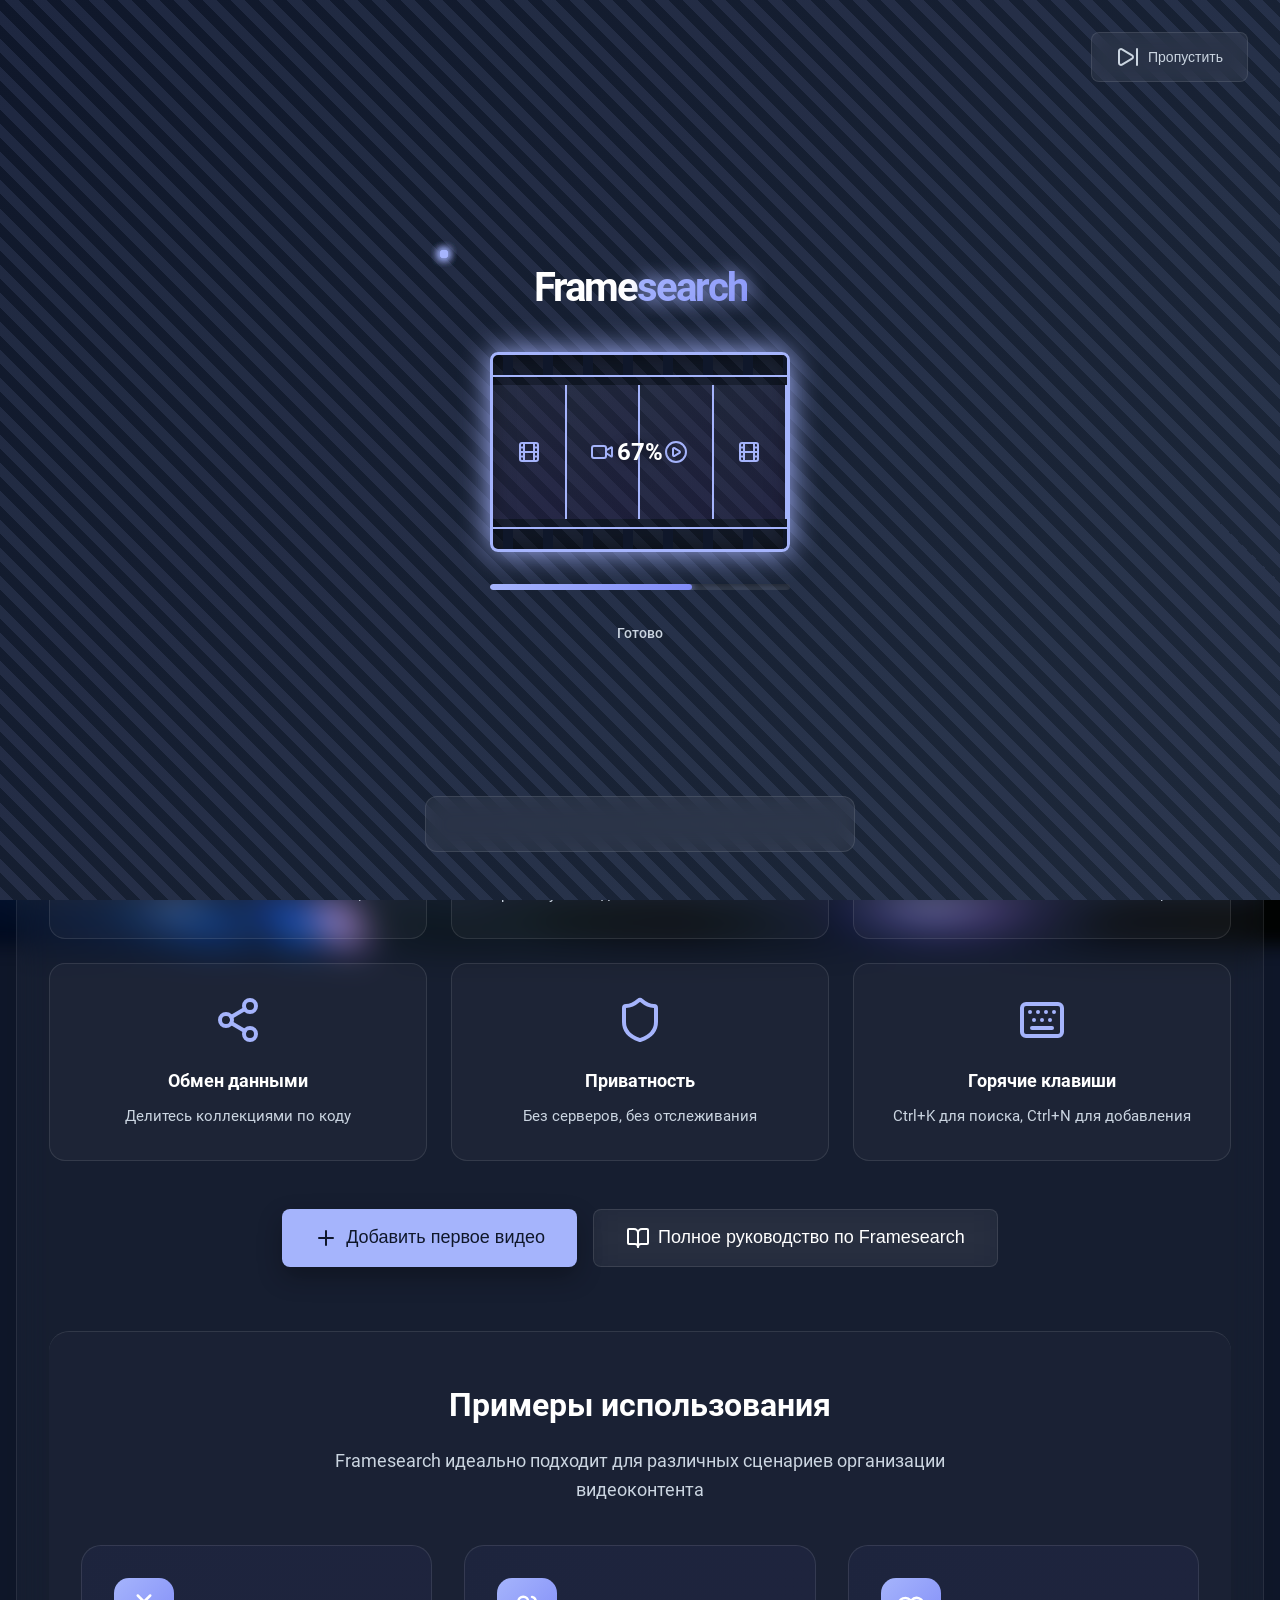
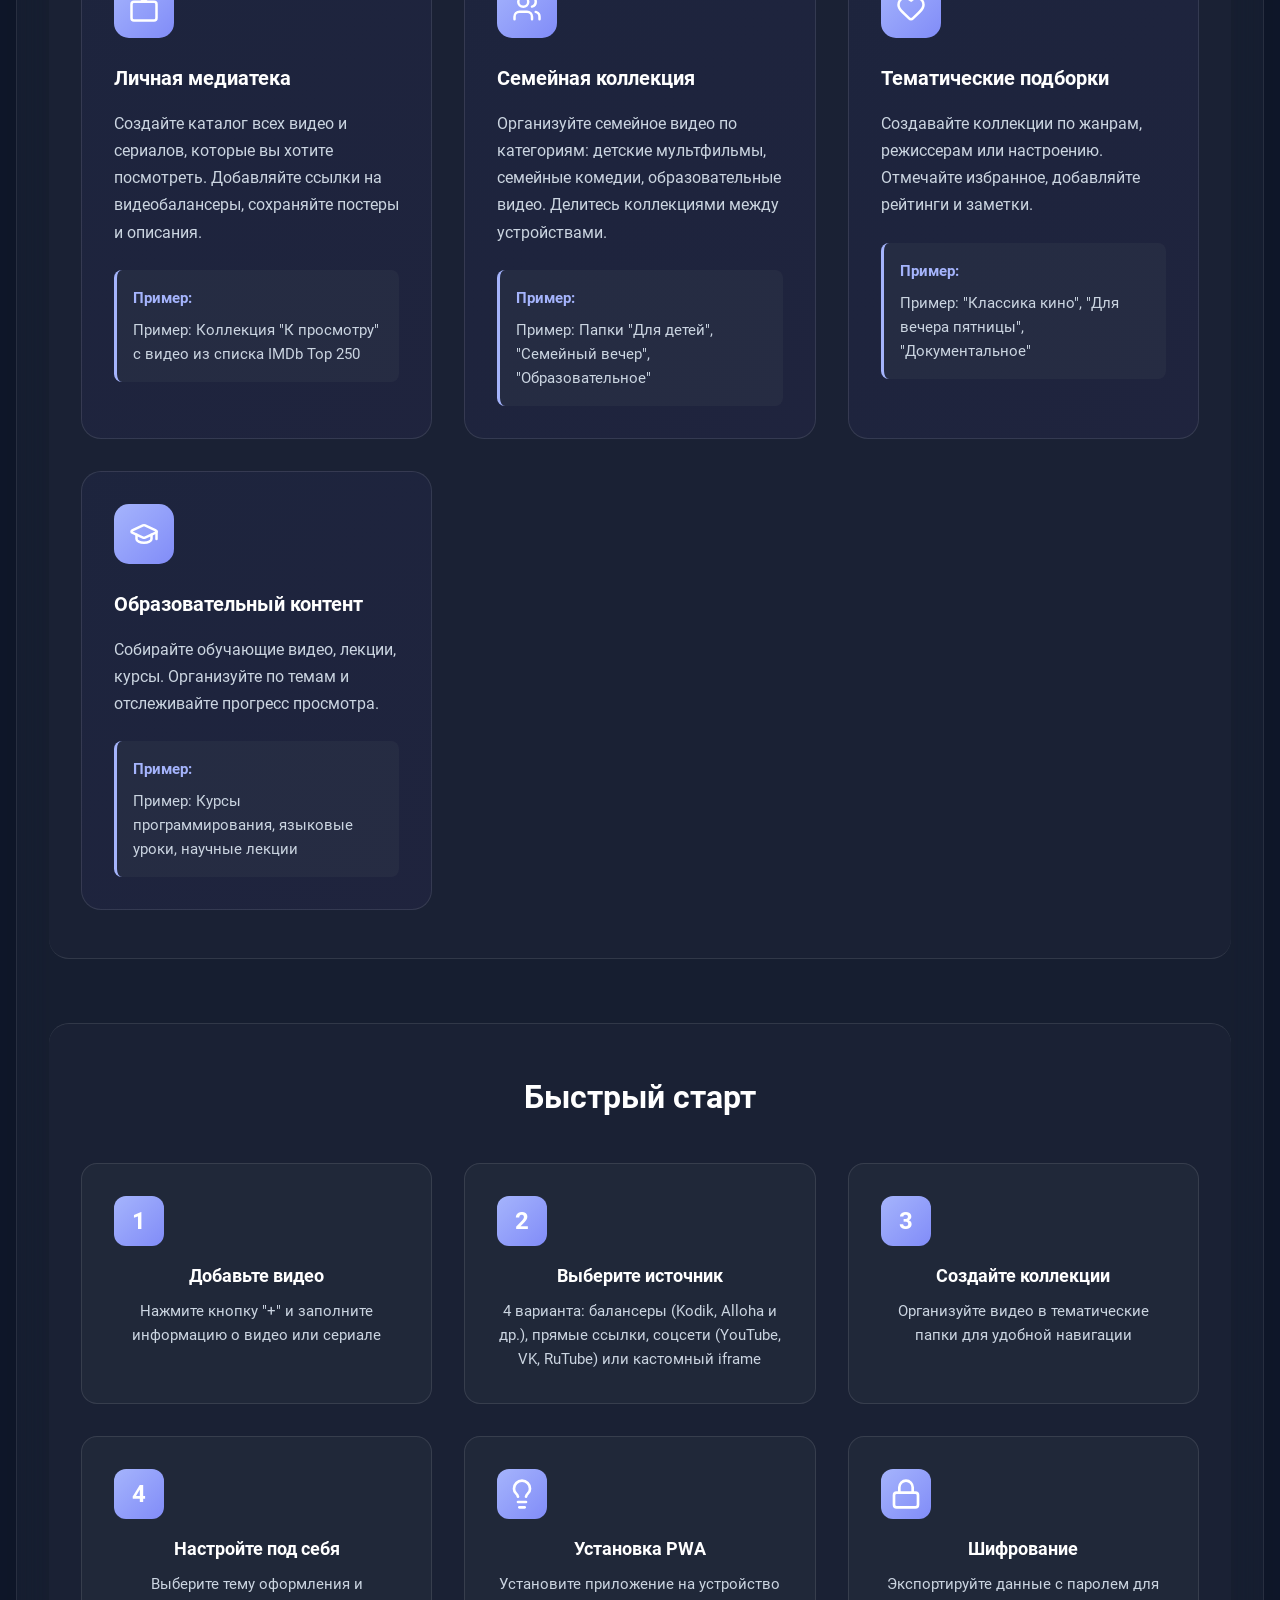
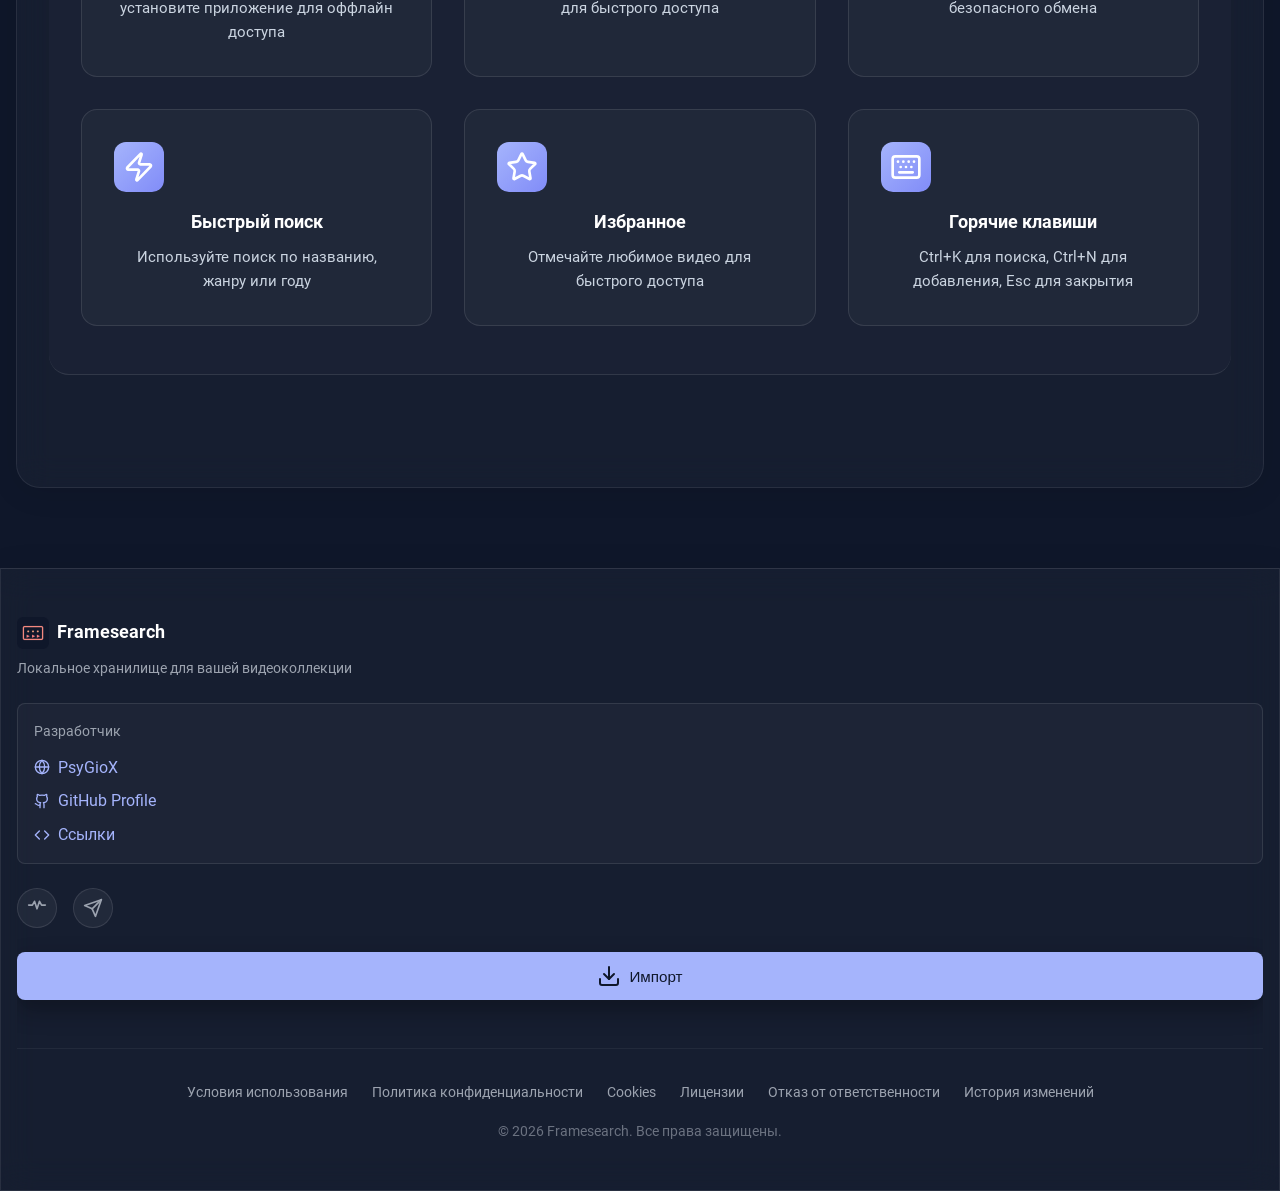
<file: landing.html>
<!DOCTYPE html>
<!--
  Framesearch - Персональное видеохранилище
  
  Автор: PsyGioX
  GitHub: https://github.com/PsyGioX
  Проект: https://github.com/PsyGioX/framesearch
  Сайт: https://PsyGioX-dev.vercel.app/
  
  © 2026 Framesearch.  
-->
<html lang="ru">
<head>
    <meta charset="UTF-8">
    <meta name="viewport" content="width=device-width, initial-scale=1">
    <title>Framesearch - Персональное видеохранилище | Управление коллекцией видео</title>
    
    <!-- SEO Meta Tags -->
    <meta name="description" content="Framesearch - современное персональное видеохранилище для управления коллекцией видео, фильмов, сериалов и аниме. Локальное хранение, PWA приложение, умный поиск, коллекции и обмен данными без серверов.">
    <meta name="keywords" content="видеохранилище, управление видео, коллекция фильмов, сериалы, аниме, PWA приложение, локальное хранение, IndexedDB, видеобалансеры, организация видео, каталог видео, личная медиатека">
    <meta name="author" content="PsyGioX">
    <meta name="robots" content="index, follow">
    <meta name="language" content="Russian">
    
    <!-- Open Graph / Facebook -->
    <meta property="og:type" content="website">
    <meta property="og:url" content="https://framesearch-lac.vercel.app/">
    <meta property="og:title" content="Framesearch - Персональное видеохранилище">
    <meta property="og:description" content="Организуйте и управляйте видеоконтентом из различных источников. Локальное хранение, PWA приложение, умный поиск и коллекции.">
    <meta property="og:image" content="https://framesearch-lac.vercel.app/preview.jpg">
    <meta property="og:site_name" content="Framesearch">
    <meta property="og:locale" content="ru_RU">
    
    <!-- Twitter -->
    <meta property="twitter:card" content="summary_large_image">
    <meta property="twitter:url" content="https://framesearch-lac.vercel.app/">
    <meta property="twitter:title" content="Framesearch - Персональное видеохранилище">
    <meta property="twitter:description" content="Организуйте и управляйте видеоконтентом из различных источников. Локальное хранение, PWA приложение, умный поиск и коллекции.">
    <meta property="twitter:image" content="https://framesearch-lac.vercel.app/preview.jpg">
    
    <!-- Additional SEO -->
    <link rel="canonical" href="https://framesearch-lac.vercel.app/">
    <meta name="application-name" content="Framesearch">
    <meta name="msapplication-TileColor" content="#a5b4fc">
    
    <!-- PWA Meta Tags -->
    <meta name="theme-color" content="#a5b4fc">
    <meta name="apple-mobile-web-app-capable" content="yes">
    <meta name="apple-mobile-web-app-status-bar-style" content="black-translucent">
    <meta name="apple-mobile-web-app-title" content="Framesearch">
    <meta name="mobile-web-app-capable" content="yes">
    
    <!-- Favicon -->
    <link rel="icon" type="image/x-icon" href="/favicon/favicon.ico?v=2">
    <link rel="icon" type="image/png" sizes="16x16" href="/favicon/favicon-16x16.png?v=2">
    <link rel="icon" type="image/png" sizes="32x32" href="/favicon/favicon-32x32.png?v=2">
    <link rel="apple-touch-icon" sizes="180x180" href="/favicon/apple-touch-icon.png?v=2">
    <link rel="icon" type="image/png" sizes="192x192" href="/favicon/android-chrome-192x192.png?v=2">
    <link rel="icon" type="image/png" sizes="512x512" href="/favicon/android-chrome-512x512.png?v=2">
    
    <!-- PWA Manifest -->
    <link rel="manifest" href="manifest.json">
    
    <!-- Fonts -->
    <link rel="stylesheet" href="fonts/Roboto/stylesheet.css">
    
    <!-- Prevent FOUC - Load theme immediately -->
    <script>
        (function() {
            const savedTheme = localStorage.getItem('framesearch-theme') || 'default';
            const customColors = localStorage.getItem('framesearch-custom-colors');
            
            const themes = {
                default: {
                    '--bg-primary': '#0f172a',
                    '--bg-secondary': '#1e293b',
                    '--bg-tertiary': '#334155',
                    '--text-primary': '#ffffff',
                    '--text-secondary': '#cbd5e1',
                    '--accent-primary': '#a5b4fc',
                    '--accent-secondary': '#818cf8',
                    '--glass-bg': 'rgba(30, 41, 59, 0.4)',
                    '--glass-border': 'rgba(255, 255, 255, 0.05)',
                    '--overlay-start': 'rgba(15, 23, 42, 0.3)',
                    '--overlay-end': 'rgba(15, 23, 42, 0.95)',
                    '--card-hover-scale': '1.05',
                    '--border-radius': '12px',
                    '--shadow-color': 'rgba(0, 0, 0, 0.3)',
                    '--btn-primary-bg': '#a5b4fc',
                    '--btn-primary-hover': '#818cf8',
                    '--btn-secondary-bg': 'rgba(255, 255, 255, 0.05)',
                    '--btn-secondary-hover': 'rgba(255, 255, 255, 0.1)',
                    '--danger-color': '#ef4444',
                    '--danger-hover': '#dc2626',
                    '--success-color': '#10b981',
                    '--success-hover': '#059669',
                    '--overlay-dark': 'rgba(0, 0, 0, 0.8)',
                    '--overlay-light': 'rgba(255, 255, 255, 0.1)'
                }
            };
            
            let colors;
            if (savedTheme === 'custom' && customColors) {
                try {
                    colors = JSON.parse(customColors);
                } catch (e) {
                    colors = themes.default;
                }
            } else {
                colors = themes.default;
            }
            
            const root = document.documentElement;
            Object.entries(colors).forEach(([property, value]) => {
                root.style.setProperty(property, value);
            });
            
            root.classList.add('theme-loaded');
        })();
    </script>
    
    <!-- Styles -->
    <link rel="stylesheet" href="styles/preloader.css">
    <link rel="stylesheet" href="styles/keyboard-fix.css">
    <link rel="stylesheet" href="styles/overflow-fix.css">
    <link rel="stylesheet" href="styles/main.css">
    <link rel="stylesheet" href="styles/mobile-navbar.css">
    <link rel="stylesheet" href="styles/modal.css">
    <link rel="stylesheet" href="styles/features.css">
    <link rel="stylesheet" href="styles/touch.css">
    <link rel="stylesheet" href="styles/tablet.css">
    <link rel="stylesheet" href="styles/view-modes.css">
    <link rel="stylesheet" href="styles/floating-actions.css">
    <link rel="stylesheet" href="styles/app-lock.css">
    <link rel="stylesheet" href="styles/home.css">
    
    <!-- Icons -->
    <script src="scripts/lucide.js"></script>
    
    <!-- Structured Data / JSON-LD -->
    <script type="application/ld+json">
    {
      "@context": "https://schema.org",
      "@type": "WebApplication",
      "name": "Framesearch",
      "description": "Персональное видеохранилище для управления коллекцией видео, фильмов, сериалов и аниме",
      "url": "https://framesearch-lac.vercel.app/",
      "applicationCategory": "MultimediaApplication",
      "operatingSystem": "Any",
      "offers": {
        "@type": "Offer",
        "price": "0",
        "priceCurrency": "USD"
      },
      "author": {
        "@type": "Person",
        "name": "PsyGioX",
        "url": "https://PsyGioX-dev.vercel.app/"
      },
      "featureList": [
        "Локальное хранение данных в IndexedDB",
        "PWA приложение для оффлайн работы",
        "Поддержка 4 типов источников видео",
        "Умный поиск по коллекции",
        "Организация в коллекции",
        "6 готовых тем оформления",
        "Обмен данными по коду",
        "Горячие клавиши",
        "Полная приватность без серверов"
      ],
      "screenshot": "https://framesearch-lac.vercel.app/preview.jpg",
      "softwareVersion": "1.0.0",
      "datePublished": "2026-01-01",
      "inLanguage": ["ru", "en"]
    }
    </script>
</head>
<body>

    <!-- Background Elements -->
    <div class="bg-cinematic"></div>
    <div class="bg-overlay"></div>

    <!-- Navigation -->
    <nav class="navbar glass" id="navbar">
        <div class="navbar-container">
            <div class="navbar-content">
                <!-- Logo -->
                <a href="/app" class="logo">
                    <img src="favicon/favicon-32x32.png" alt="Framesearch" width="32" height="32" style="margin-right: 8px;">
                    Frame<span class="logo-accent">search</span>
                </a>

                <!-- Search & Profile -->
                <div class="nav-actions">
                    <div class="search-box">
                        <input type="text" placeholder="Поиск..." class="search-input" data-i18n="search.placeholder">
                        <i data-lucide="search" class="search-icon"></i>
                    </div>
                    
                    <!-- Language Switcher -->
                    <div class="language-switcher">
                        <button class="lang-btn" id="langBtn" title="Change Language">
                            <i data-lucide="languages"></i>
                            <span id="currentLang">RU</span>
                        </button>
                        <div class="lang-dropdown" id="langDropdown">
                            <button class="lang-option" data-lang="ru">
                                <i data-lucide="flag" style="width: 20px; height: 20px;"></i>
                                <span>Русский</span>
                            </button>
                            <button class="lang-option" data-lang="en">
                                <i data-lucide="flag" style="width: 20px; height: 20px;"></i>
                                <span>English</span>
                            </button>
                        </div>
                    </div>
                    
                    <div class="avatar"></div>
                </div>
            </div>
        </div>
    </nav>

    <!-- Main Content -->
    <main class="main-content">
        
        <!-- Empty State / Welcome Screen -->
        <section class="empty-state" style="display: none;">
            <div class="welcome-container glass animate-fade-in">
                <div class="welcome-icon">
                    <i data-lucide="film"></i>
                </div>
                
                <h1 class="welcome-title" data-i18n="welcome.title">Добро пожаловать в Framesearch</h1>
                <p class="welcome-description" data-i18n="welcome.subtitle">
                    Организуйте и управляйте видеоконтентом из различных источников
                </p>

                <div class="welcome-features">
                    <div class="feature-item">
                        <i data-lucide="database"></i>
                        <h3 data-i18n="welcome.feature.storage">Локальное хранение</h3>
                        <p data-i18n="welcome.feature.storage.desc">IndexedDB для быстрого доступа без серверов</p>
                    </div>
                    <div class="feature-item">
                        <i data-lucide="smartphone"></i>
                        <h3 data-i18n="welcome.feature.pwa">PWA приложение</h3>
                        <p data-i18n="welcome.feature.pwa.desc">Установите и работайте оффлайн</p>
                    </div>
                    <div class="feature-item">
                        <i data-lucide="link"></i>
                        <h3 data-i18n="welcome.feature.sources">4 типа источников</h3>
                        <p data-i18n="welcome.feature.sources.desc">Балансеры, прямые ссылки, соцсети, кастомный iframe</p>
                    </div>
                    <div class="feature-item">
                        <i data-lucide="search"></i>
                        <h3 data-i18n="welcome.feature.search">Умный поиск</h3>
                        <p data-i18n="welcome.feature.search.desc">Мгновенный поиск по всей коллекции</p>
                    </div>
                    <div class="feature-item">
                        <i data-lucide="folder"></i>
                        <h3 data-i18n="welcome.feature.collections">Коллекции</h3>
                        <p data-i18n="welcome.feature.collections.desc">Организуйте видео в тематические папки</p>
                    </div>
                    <div class="feature-item">
                        <i data-lucide="palette"></i>
                        <h3 data-i18n="welcome.feature.themes">Темы оформления</h3>
                        <p data-i18n="welcome.feature.themes.desc">6 готовых тем + полная кастомизация</p>
                    </div>
                    <div class="feature-item">
                        <i data-lucide="share-2"></i>
                        <h3 data-i18n="welcome.feature.share">Обмен данными</h3>
                        <p data-i18n="welcome.feature.share.desc">Делитесь коллекциями по коду</p>
                    </div>
                    <div class="feature-item">
                        <i data-lucide="shield"></i>
                        <h3 data-i18n="welcome.feature.privacy">Приватность</h3>
                        <p data-i18n="welcome.feature.privacy.desc">Без серверов, без отслеживания</p>
                    </div>
                    <div class="feature-item">
                        <i data-lucide="keyboard"></i>
                        <h3 data-i18n="welcome.feature.hotkeys">Горячие клавиши</h3>
                        <p data-i18n="welcome.feature.hotkeys.desc">Ctrl+K для поиска, Ctrl+N для добавления</p>
                    </div>
                </div>

                <div class="welcome-actions">
                    <button class="btn btn-primary btn-large" onclick="modal.open()">
                        <i data-lucide="plus"></i>
                        <span data-i18n="welcome.add">Добавить первое видео</span>
                    </button>
                    <button class="btn btn-secondary btn-large" onclick="showInstructions()">
                        <i data-lucide="book-open"></i>
                        <span data-i18n="guide.title">Инструкция</span>
                    </button>
                </div>

                <div class="use-cases-section">
                    <h3 data-i18n="usecase.title">Примеры использования</h3>
                    <p class="use-cases-intro" data-i18n="usecase.intro">Framesearch идеально подходит для различных сценариев организации видеоконтента</p>
                    
                    <div class="use-cases-grid">
                        <div class="use-case-card">
                            <div class="use-case-icon">
                                <i data-lucide="tv"></i>
                            </div>
                            <h4 data-i18n="usecase.library.title">Личная медиатека</h4>
                            <p data-i18n="usecase.library.desc">Создайте каталог всех видео и сериалов, которые вы хотите посмотреть. Добавляйте ссылки на видеобалансеры, сохраняйте постеры и описания.</p>
                            <div class="use-case-example">
                                <strong>Пример:</strong> <span data-i18n="usecase.library.example">Коллекция "К просмотру" с видео из списка IMDb Top 250</span>
                            </div>
                        </div>

                        <div class="use-case-card">
                            <div class="use-case-icon">
                                <i data-lucide="users"></i>
                            </div>
                            <h4 data-i18n="usecase.family.title">Семейная коллекция</h4>
                            <p data-i18n="usecase.family.desc">Организуйте семейное видео по категориям: детские мультфильмы, семейные комедии, образовательные видео. Делитесь коллекциями между устройствами.</p>
                            <div class="use-case-example">
                                <strong>Пример:</strong> <span data-i18n="usecase.family.example">Папки "Для детей", "Семейный вечер", "Образовательное"</span>
                            </div>
                        </div>

                        <div class="use-case-card">
                            <div class="use-case-icon">
                                <i data-lucide="heart"></i>
                            </div>
                            <h4 data-i18n="usecase.thematic.title">Тематические подборки</h4>
                            <p data-i18n="usecase.thematic.desc">Создавайте коллекции по жанрам, режиссерам или настроению. Отмечайте избранное, добавляйте рейтинги и заметки.</p>
                            <div class="use-case-example">
                                <strong>Пример:</strong> <span data-i18n="usecase.thematic.example">"Классика кино", "Для вечера пятницы", "Документальное"</span>
                            </div>
                        </div>

                        <div class="use-case-card">
                            <div class="use-case-icon">
                                <i data-lucide="graduation-cap"></i>
                            </div>
                            <h4 data-i18n="usecase.education.title">Образовательный контент</h4>
                            <p data-i18n="usecase.education.desc">Собирайте обучающие видео, лекции, курсы. Организуйте по темам и отслеживайте прогресс просмотра.</p>
                            <div class="use-case-example">
                                <strong>Пример:</strong> <span data-i18n="usecase.education.example">Курсы программирования, языковые уроки, научные лекции</span>
                            </div>
                        </div>
                    </div>
                </div>

                <div class="quick-start-section">
                    <h3 data-i18n="quickstart.title">Быстрый старт</h3>
                    <div class="quick-start-grid">
                        <div class="step-card">
                            <div class="step-number">1</div>
                            <div class="step-content">
                                <h4 data-i18n="quickstart.step1.title">Добавьте видео</h4>
                                <p data-i18n="quickstart.step1.desc">Нажмите кнопку "+" и заполните информацию о видео или сериале</p>
                            </div>
                        </div>
                        <div class="step-card">
                            <div class="step-number">2</div>
                            <div class="step-content">
                                <h4 data-i18n="quickstart.step2.title">Выберите источник</h4>
                                <p data-i18n="quickstart.step2.desc">4 варианта: балансеры (Kodik, Alloha и др.), прямые ссылки, соцсети (YouTube, VK, RuTube) или кастомный iframe</p>
                            </div>
                        </div>
                        <div class="step-card">
                            <div class="step-number">3</div>
                            <div class="step-content">
                                <h4 data-i18n="quickstart.step3.title">Создайте коллекции</h4>
                                <p data-i18n="quickstart.step3.desc">Организуйте видео в тематические папки для удобной навигации</p>
                            </div>
                        </div>
                        <div class="step-card">
                            <div class="step-number">4</div>
                            <div class="step-content">
                                <h4 data-i18n="quickstart.step4.title">Настройте под себя</h4>
                                <p data-i18n="quickstart.step4.desc">Выберите тему оформления и установите приложение для оффлайн доступа</p>
                            </div>
                        </div>
                        <div class="step-card">
                            <div class="step-number"><i data-lucide="lightbulb" style="width: 32px; height: 32px;"></i></div>
                            <div class="step-content">
                                <h4 data-i18n="quickstart.pwa.title">Установка PWA</h4>
                                <p data-i18n="quickstart.pwa.desc">Установите приложение на устройство для быстрого доступа</p>
                            </div>
                        </div>
                        <div class="step-card">
                            <div class="step-number"><i data-lucide="lock" style="width: 32px; height: 32px;"></i></div>
                            <div class="step-content">
                                <h4 data-i18n="quickstart.encryption.title">Шифрование</h4>
                                <p data-i18n="quickstart.encryption.desc">Экспортируйте данные с паролем для безопасного обмена</p>
                            </div>
                        </div>
                        <div class="step-card">
                            <div class="step-number"><i data-lucide="zap" style="width: 32px; height: 32px;"></i></div>
                            <div class="step-content">
                                <h4 data-i18n="quickstart.search.title">Быстрый поиск</h4>
                                <p data-i18n="quickstart.search.desc">Используйте поиск по названию, жанру или году</p>
                            </div>
                        </div>
                        <div class="step-card">
                            <div class="step-number"><i data-lucide="star" style="width: 32px; height: 32px;"></i></div>
                            <div class="step-content">
                                <h4 data-i18n="quickstart.favorites.title">Избранное</h4>
                                <p data-i18n="quickstart.favorites.desc">Отмечайте любимое видео для быстрого доступа</p>
                            </div>
                        </div>
                        <div class="step-card">
                            <div class="step-number"><i data-lucide="keyboard" style="width: 32px; height: 32px;"></i></div>
                            <div class="step-content">
                                <h4 data-i18n="quickstart.hotkeys.title">Горячие клавиши</h4>
                                <p data-i18n="quickstart.hotkeys.desc">Ctrl+K для поиска, Ctrl+N для добавления, Esc для закрытия</p>
                            </div>
                        </div>
                    </div>
                </div>
            </div>
        </section>

        <!-- Action Buttons (shown when there's content) -->
        <section class="action-buttons" style="display: none;">
            <div class="action-buttons-container animate-fade-in">
                <button class="action-card glass-card" onclick="modal.open()">
                    <i data-lucide="plus-circle"></i>
                    <div class="action-card-content">
                        <h3 data-i18n="action.addVideo">Добавить видео</h3>
                        <p data-i18n="action.addVideo.desc">Видео, сериал или аниме</p>
                    </div>
                </button>
                
                <button class="action-card glass-card" onclick="collectionsManager.open()">
                    <i data-lucide="folder-plus"></i>
                    <div class="action-card-content">
                        <h3 data-i18n="action.createCollection">Создать коллекцию</h3>
                        <p data-i18n="action.createCollection.desc">Организовать видео</p>
                    </div>
                </button>
                
                <button class="action-card glass-card" onclick="window.location.href='/search_results'">
                    <i data-lucide="search"></i>
                    <div class="action-card-content">
                        <h3 data-i18n="action.search">Поиск</h3>
                        <p data-i18n="action.search.desc">Найти в коллекции</p>
                    </div>
                </button>
                
                <button class="action-card glass-card" onclick="importManager.open()">
                    <i data-lucide="upload"></i>
                    <div class="action-card-content">
                        <h3 data-i18n="action.import">Импорт</h3>
                        <p data-i18n="action.import.desc">Загрузить из файла</p>
                    </div>
                </button>
            </div>
        </section>

        <!-- Collections -->
        <div class="collections-container" style="display: none;">
            <div class="section-header animate-fade-in">
                <h2 class="section-title" data-i18n="collections.title">Коллекции</h2>
                <button class="btn btn-primary" onclick="collectionsManager.open()">
                    <i data-lucide="folder-plus"></i>
                    <span data-i18n="collections.create">Создать коллекцию</span>
                </button>
            </div>
            <div class="collections-grid">
                <!-- Collections will be loaded here -->
            </div>
        </div>

        <!-- Categories / Filters -->
        <div id="mainSectionHeader" class="section-header animate-fade-in delay-100" style="display: none;">
            <h2 class="section-title" data-i18n="nav.collections">Моя коллекция</h2>
            <div class="filter-buttons">
                <button class="filter-btn active" data-filter="all" data-i18n="filter.all">Все</button>
                <button class="filter-btn" data-filter="balancer" data-i18n="filter.balancer">Балансеры</button>
                <button class="filter-btn" data-filter="direct" data-i18n="filter.direct">Прямые ссылки</button>
                <button class="filter-btn" data-filter="social" data-i18n="filter.social">Соцсети</button>
                <button class="filter-btn" data-filter="music" data-i18n="filter.music">Музыка</button>
                <button class="filter-btn" data-filter="custom" data-i18n="filter.custom">Custom</button>
                <button class="filter-btn" data-filter="favorites" data-i18n="filter.favorites">Избранное</button>
            </div>
        </div>

        <!-- Cards Grid -->
        <div class="cards-grid" style="display: none;">
            <!-- Cards will be loaded dynamically from IndexedDB -->
        </div>

    </main>

    <!-- Footer -->
    <footer class="footer glass">
        <div class="footer-container">
            <div class="footer-content">
                <!-- About -->
                <div class="footer-section">
                    <div style="display: flex; align-items: center; gap: 8px; margin-bottom: 0.5rem;">
                        <img src="favicon/favicon-32x32.png" alt="Framesearch" width="32" height="32">
                        <h3 data-i18n="footer.title" style="margin: 0;">Framesearch</h3>
                    </div>
                    <p data-i18n="footer.tagline">Локальное хранилище для вашей видеоколлекции</p>
                    
                    <div style="margin-top: 1.5rem; padding: 1rem; background: rgba(255, 255, 255, 0.03); border-radius: 0.5rem; border: 1px solid rgba(255, 255, 255, 0.1);">
                        <p style="font-size: 0.875rem; color: #9ca3af; margin: 0 0 0.75rem 0;" data-i18n="footer.author">Разработчик:</p>
                        <div style="display: flex; flex-direction: column; gap: 0.5rem;">
                            <a href="https://PsyGioX-dev.vercel.app/" target="_blank" rel="noopener noreferrer" style="color: var(--accent-primary); text-decoration: none; display: flex; align-items: center; gap: 0.5rem; transition: all 0.3s;">
                                <i data-lucide="globe" style="width: 16px; height: 16px;"></i>
                                <span>PsyGioX</span>
                            </a>
                            <a href="https://github.com/PsyGioX" target="_blank" rel="noopener noreferrer" style="color: var(--accent-primary); text-decoration: none; display: flex; align-items: center; gap: 0.5rem; transition: all 0.3s;">
                                <i data-lucide="github" style="width: 16px; height: 16px;"></i>
                                <span>GitHub Profile</span>
                            </a>
                            <a href="https://github.com/PsyGioX/framesearch" target="_blank" rel="noopener noreferrer" style="color: var(--accent-primary); text-decoration: none; display: flex; align-items: center; gap: 0.5rem; transition: all 0.3s;">
                                <i data-lucide="code" style="width: 16px; height: 16px;"></i>
                                <span data-i18n="footer.links">Исходный код</span>
                            </a>
                        </div>
                    </div>
                    
                    <div class="social-links" style="margin-top: 1.5rem;">
                        <a href="https://vk.com/framesearch_ru" target="_blank" class="social-link" aria-label="VK">
                            <svg xmlns="http://www.w3.org/2000/svg" width="20" height="20" viewBox="0 0 24 24" fill="none" stroke="currentColor" stroke-width="2" stroke-linecap="round" stroke-linejoin="round"><path d="M2 8.5h4.5L9 4l3 9 3-9 2.5 4.5H22"/></svg>
                        </a>
                        <a href="https://t.me/framesearch_ru" target="_blank" class="social-link" aria-label="Telegram">
                            <svg xmlns="http://www.w3.org/2000/svg" width="20" height="20" viewBox="0 0 24 24" fill="none" stroke="currentColor" stroke-width="2" stroke-linecap="round" stroke-linejoin="round"><path d="m22 2-7 20-4-9-9-4Z"/><path d="M22 2 11 13"/></svg>
                        </a>
                    </div>
                    <button class="btn btn-primary" onclick="importManager.open()" style="margin-top: 1.5rem; width: 100%;">
                        <i data-lucide="download"></i>
                        <span data-i18n="btn.import">Импорт контента</span>
                    </button>
                </div>

            </div>

            <div class="footer-bottom">
                <div class="footer-bottom-links">
                    <a href="terms.html" data-i18n="footer.terms">Условия использования</a>
                    <a href="privacy.html" data-i18n="footer.privacy">Политика конфиденциальности</a>
                    <a href="cookies.html" data-i18n="footer.cookies">Cookies</a>
                    <a href="license.html" data-i18n="footer.license">Лицензии</a>
                    <a href="disclaimer.html" data-i18n="footer.disclaimer">Отказ от ответственности</a>
                    <a href="changelog.html" data-i18n="footer.changelog">История изменений</a>
                </div>
                <p class="copyright" data-i18n="footer.copyright"></p>
            </div>
        </div>
    </footer>

    <!-- Scripts -->
    <script src="scripts/logger.js"></script>
    <script src="scripts/preloader.js"></script>
    <script src="scripts/url-cleaner.js"></script>
    <script src="scripts/pwa.js"></script>
    <script src="scripts/db.js"></script>
    <script src="scripts/dialog.js"></script>
    <script src="scripts/i18n.js"></script>
    <script src="scripts/cookie-consent.js"></script>
    <script src="scripts/theme.js"></script>
    <script src="scripts/app-lock.js"></script>
    <script src="scripts/music-sources.js"></script>
    <script src="scripts/modal.js"></script>
    <script src="scripts/share.js"></script>
    <script src="scripts/import.js"></script>
    <script src="scripts/collections.js"></script>
    <script src="scripts/scrollbar.js"></script>
    <script src="scripts/responsive.js"></script>
    <script src="scripts/view-modes.js"></script>
    <script src="scripts/statistics.js"></script>
    <script src="scripts/tags.js"></script>
    <script src="scripts/notes.js"></script>
    <script src="scripts/slideshow.js"></script>
    <script src="scripts/floating-actions.js"></script>
    <script src="scripts/main.js"></script>
    
    <script>
        // Language switcher functionality
        document.addEventListener('DOMContentLoaded', () => {
            const langBtn = document.getElementById('langBtn');
            const langDropdown = document.getElementById('langDropdown');
            const currentLangSpan = document.getElementById('currentLang');
            const langOptions = document.querySelectorAll('.lang-option');
            
            // Update current language display
            const updateCurrentLang = () => {
                const lang = i18n.getCurrentLanguage();
                currentLangSpan.textContent = lang.toUpperCase();
                
                // Update active state
                langOptions.forEach(option => {
                    if (option.dataset.lang === lang) {
                        option.classList.add('active');
                    } else {
                        option.classList.remove('active');
                    }
                });
            };
            
            // Toggle dropdown
            langBtn.addEventListener('click', (e) => {
                e.stopPropagation();
                langDropdown.classList.toggle('active');
            });
            
            // Close dropdown when clicking outside
            document.addEventListener('click', () => {
                langDropdown.classList.remove('active');
            });
            
            // Language selection
            langOptions.forEach(option => {
                option.addEventListener('click', (e) => {
                    e.stopPropagation();
                    const lang = option.dataset.lang;
                    i18n.setLanguage(lang);
                    updateCurrentLang();
                    langDropdown.classList.remove('active');
                });
            });
            
            // Initialize
            updateCurrentLang();
        });
    </script>
    
    <script>
        // Initialize Lucide icons
        if (typeof lucide !== 'undefined') {
            lucide.createIcons();
        }
    </script>
    
    <!-- Yandex.Metrika counter -->
    <script type="text/javascript">
        (function(m,e,t,r,i,k,a){m[i]=m[i]||function(){(m[i].a=m[i].a||[]).push(arguments)};
        m[i].l=1*new Date();
        for (var j = 0; j < document.scripts.length; j++) {if (document.scripts[j].src === r) { return; }}
        k=e.createElement(t),a=e.getElementsByTagName(t)[0],k.async=1,k.src=r,a.parentNode.insertBefore(k,a)})
        (window, document, 'script', 'https://mc.yandex.ru/metrika/tag.js', 'ym');
        
        ym(106947056, 'init', {
            clickmap:true,
            trackLinks:true,
            accurateTrackBounce:true,
            webvisor:true,
            ecommerce:"dataLayer"
        });
    </script>
    <noscript><div><img src="https://mc.yandex.ru/watch/106947056" style="position:absolute; left:-9999px;" alt="" /></div></noscript>
    <!-- /Yandex.Metrika counter -->
</body>
</html>
</file>
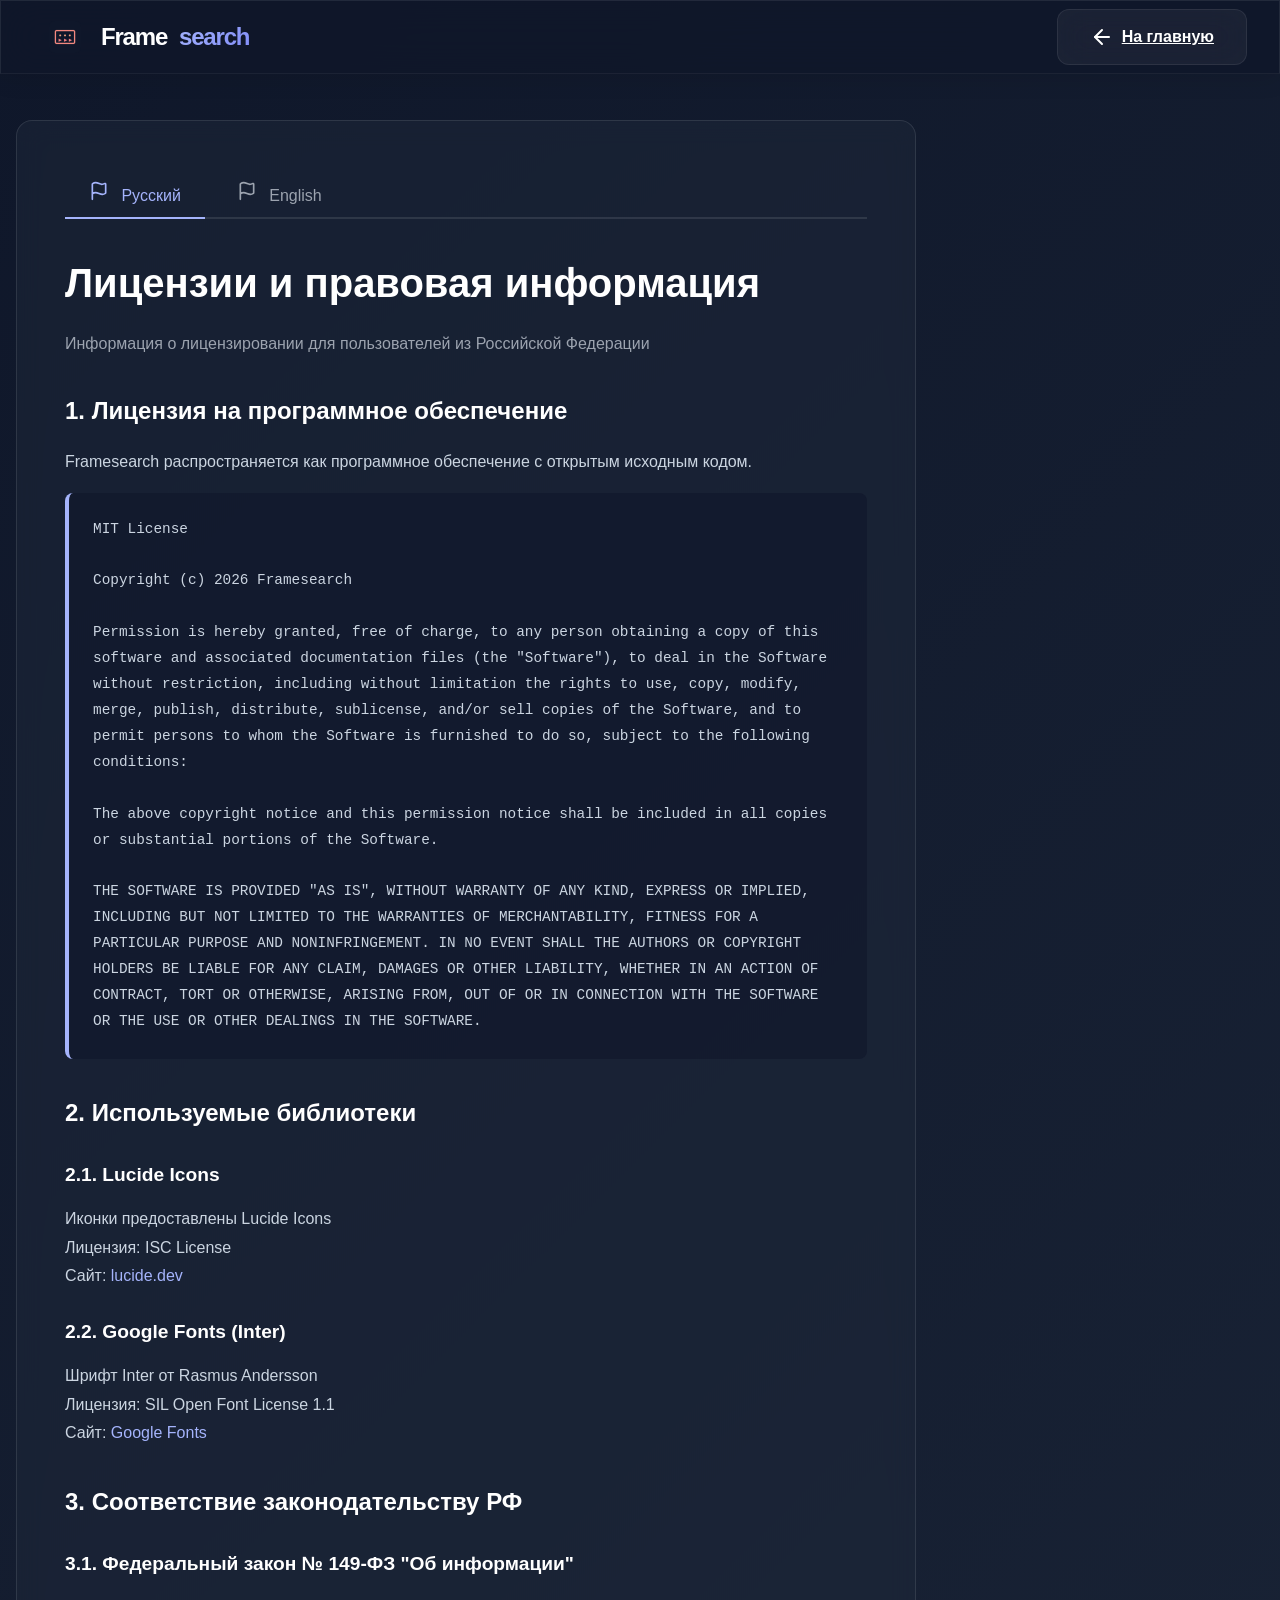
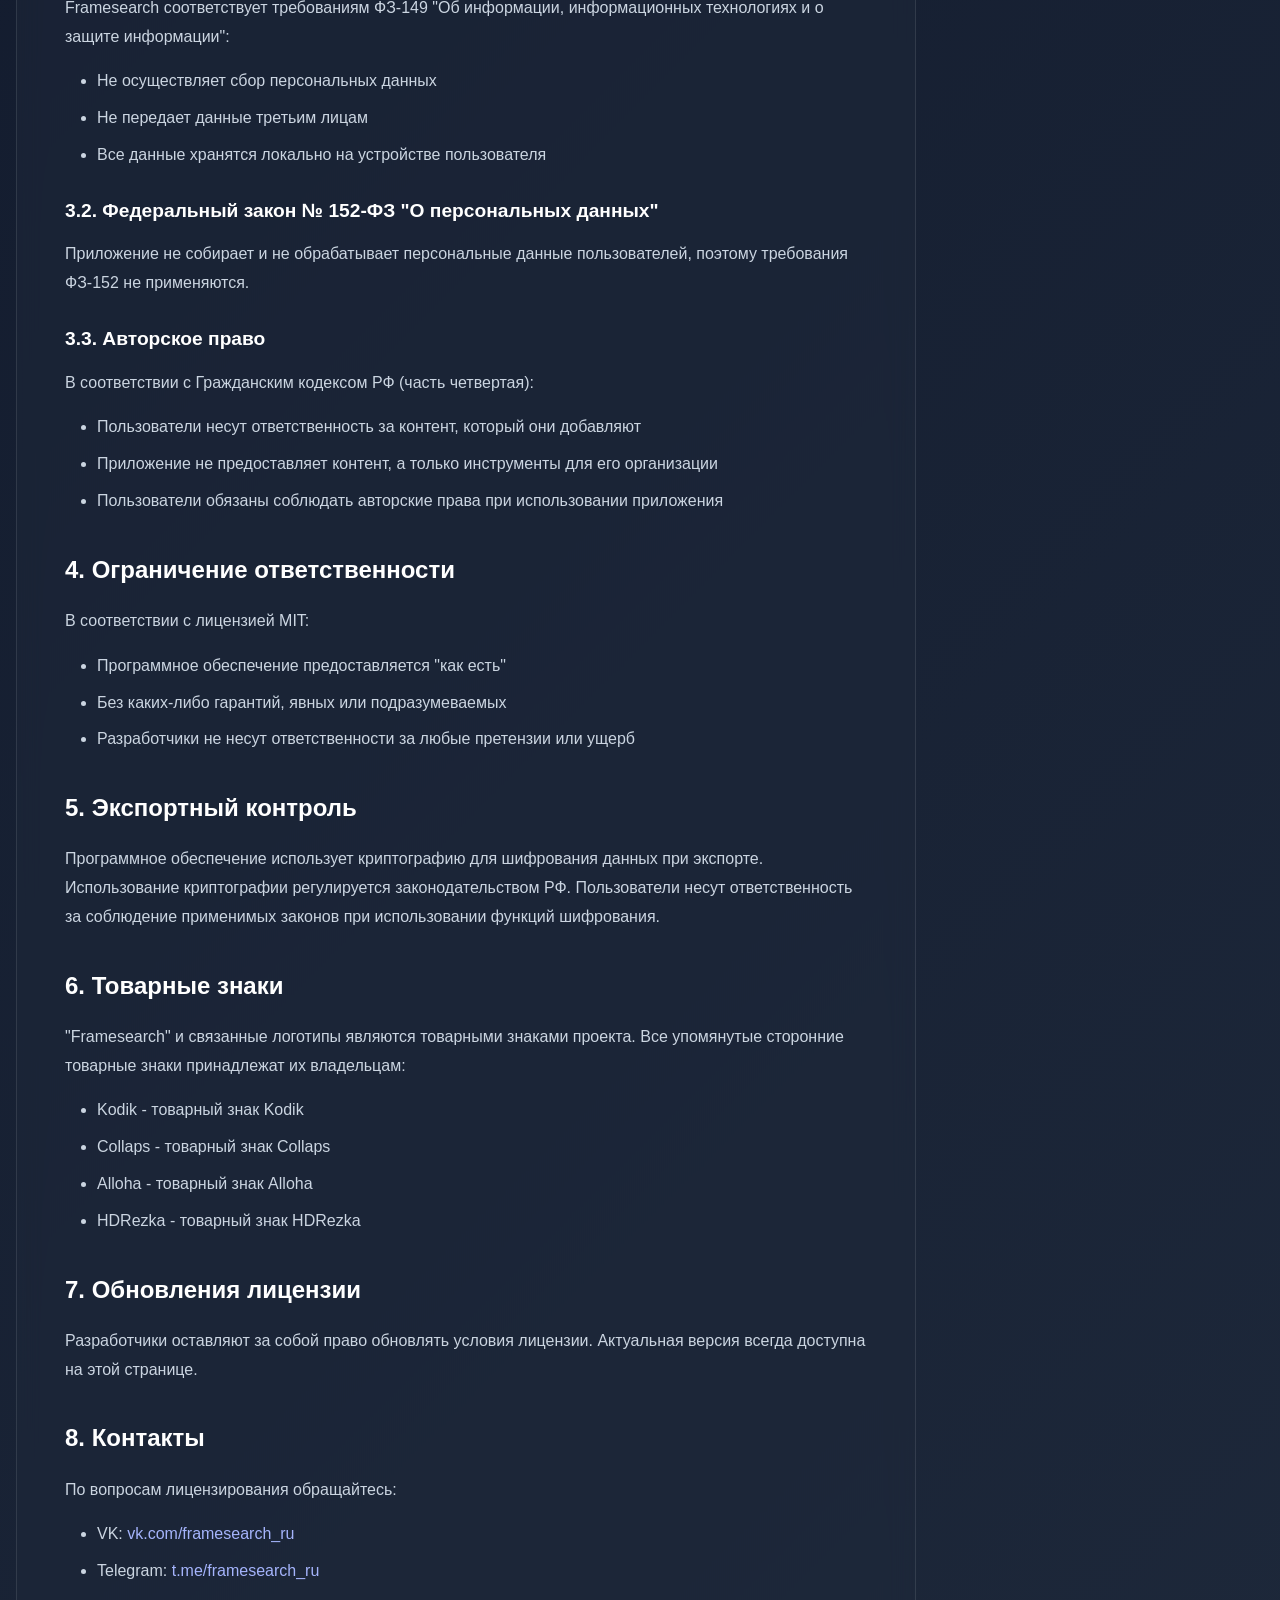
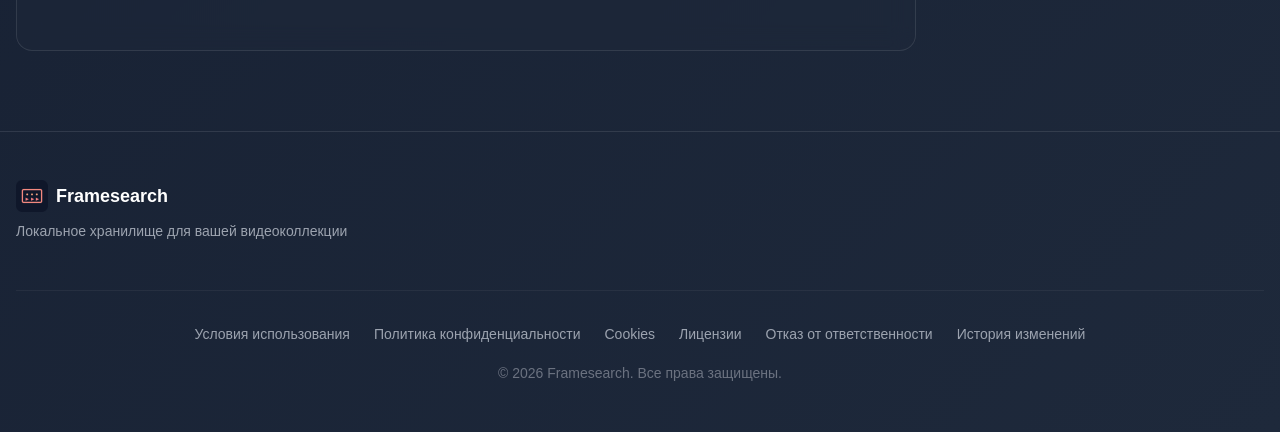
<file: license.html>
<!DOCTYPE html>
<!--
  Framesearch - Персональное видеохранилище
  
  Автор: PsyGioX
  GitHub: https://github.com/PsyGioX
  Проект: https://github.com/PsyGioX/framesearch
  Сайт: https://PsyGioX-dev.vercel.app/
  
  © 2026 Framesearch.  
-->
<html lang="ru">
<head>
    <meta charset="UTF-8">
    <meta name="viewport" content="width=device-width, initial-scale=1">
    <title>Лицензии - Framesearch</title>
    
    <!-- SEO Meta Tags -->
    <meta name="description" content="Информация о лицензиях используемых библиотек и компонентов в Framesearch.">
    <meta name="keywords" content="лицензии, open source, framesearch">
    <meta name="author" content="PsyGioX">
    <meta name="robots" content="index, follow">
    
    <!-- Favicon -->
    <link rel="icon" type="image/x-icon" href="favicon/favicon.ico?v=2">
    <link rel="icon" type="image/png" sizes="16x16" href="favicon/favicon-16x16.png?v=2">
    <link rel="icon" type="image/png" sizes="32x32" href="favicon/favicon-32x32.png?v=2">
    <link rel="apple-touch-icon" sizes="180x180" href="favicon/apple-touch-icon.png?v=2">
    
    <!-- Fonts -->
    
    
    <link href="https://fonts.googleapis.com/css2?family=Inter:wght@300;400;500;600;700&display=swap" rel="stylesheet">
    
    <!-- Styles -->
    <link rel="stylesheet" href="styles/main.css">
    <link rel="stylesheet" href="styles/mobile-navbar.css">
    <link rel="stylesheet" href="styles/legal.css">
    
    <!-- Icons -->
    <script src="scripts/lucide.js"></script>
</head>
<body>

    <!-- Navigation -->
    <nav class="navbar glass">
        <div class="navbar-container">
            <div class="navbar-content">
                <a href="/app" class="logo">
                    <img src="favicon/favicon-32x32.png" alt="Framesearch" width="32" height="32" style="margin-right: 8px;">
                    Frame<span class="logo-accent">search</span>
                </a>
                <a href="/app" class="btn btn-secondary">
                    <i data-lucide="arrow-left"></i>
                    <span data-i18n="nav.back">На главную</span>
                </a>
            </div>
        </div>
    </nav>

    <!-- Main Content -->
    <main class="main-content" style="padding-top: 120px;">
        <div class="container" style="max-width: 900px;">
            <div class="glass-card" style="padding: 3rem; margin-bottom: 2rem;">
                <!-- Language Tabs -->
                <div class="language-tabs">
                    <button class="language-tab active" data-lang="ru">
                        <i data-lucide="flag" style="width: 20px; height: 20px; margin-right: 8px;"></i>
                        Русский
                    </button>
                    <button class="language-tab" data-lang="en">
                        <i data-lucide="flag" style="width: 20px; height: 20px; margin-right: 8px;"></i>
                        English
                    </button>
                </div>

                <!-- Russian Content -->
                <div class="language-content active" data-lang="ru">
                <h1 style="font-size: 2.5rem; margin-bottom: 1rem; color: white;">Лицензии и правовая информация</h1>
                <p style="color: #9ca3af; margin-bottom: 2rem;">Информация о лицензировании для пользователей из Российской Федерации</p>

                <div class="legal-content">
                    <h2 style="color: white; font-size: 1.5rem; margin-top: 2rem; margin-bottom: 1rem;">1. Лицензия на программное обеспечение</h2>
                    <p style="margin-bottom: 1rem;">
                        Framesearch распространяется как программное обеспечение с открытым исходным кодом.
                    </p>
                    <div style="background: rgba(15, 23, 42, 0.6); padding: 1.5rem; border-radius: 8px; margin-bottom: 1.5rem; border-left: 4px solid #a5b4fc;">
                        <p style="margin: 0; font-family: monospace; font-size: 0.9rem;">
                            MIT License<br><br>
                            Copyright (c) 2026 Framesearch<br><br>
                            Permission is hereby granted, free of charge, to any person obtaining a copy
                            of this software and associated documentation files (the "Software"), to deal
                            in the Software without restriction, including without limitation the rights
                            to use, copy, modify, merge, publish, distribute, sublicense, and/or sell
                            copies of the Software, and to permit persons to whom the Software is
                            furnished to do so, subject to the following conditions:<br><br>
                            The above copyright notice and this permission notice shall be included in all
                            copies or substantial portions of the Software.<br><br>
                            THE SOFTWARE IS PROVIDED "AS IS", WITHOUT WARRANTY OF ANY KIND, EXPRESS OR
                            IMPLIED, INCLUDING BUT NOT LIMITED TO THE WARRANTIES OF MERCHANTABILITY,
                            FITNESS FOR A PARTICULAR PURPOSE AND NONINFRINGEMENT. IN NO EVENT SHALL THE
                            AUTHORS OR COPYRIGHT HOLDERS BE LIABLE FOR ANY CLAIM, DAMAGES OR OTHER
                            LIABILITY, WHETHER IN AN ACTION OF CONTRACT, TORT OR OTHERWISE, ARISING FROM,
                            OUT OF OR IN CONNECTION WITH THE SOFTWARE OR THE USE OR OTHER DEALINGS IN THE
                            SOFTWARE.
                        </p>
                    </div>

                    <h2 style="color: white; font-size: 1.5rem; margin-top: 2rem; margin-bottom: 1rem;">2. Используемые библиотеки</h2>
                    
                    <h3 style="color: white; font-size: 1.2rem; margin-top: 1.5rem; margin-bottom: 0.75rem;">2.1. Lucide Icons</h3>
                    <p style="margin-bottom: 1rem;">
                        Иконки предоставлены Lucide Icons<br>
                        Лицензия: ISC License<br>
                        Сайт: <a href="https://lucide.dev" style="color: #a5b4fc;">lucide.dev</a>
                    </p>

                    <h3 style="color: white; font-size: 1.2rem; margin-top: 1.5rem; margin-bottom: 0.75rem;">2.2. Google Fonts (Inter)</h3>
                    <p style="margin-bottom: 1rem;">
                        Шрифт Inter от Rasmus Andersson<br>
                        Лицензия: SIL Open Font License 1.1<br>
                        Сайт: <a href="https://fonts.google.com/specimen/Inter" style="color: #a5b4fc;">Google Fonts</a>
                    </p>

                    <h2 style="color: white; font-size: 1.5rem; margin-top: 2rem; margin-bottom: 1rem;">3. Соответствие законодательству РФ</h2>
                    
                    <h3 style="color: white; font-size: 1.2rem; margin-top: 1.5rem; margin-bottom: 0.75rem;">3.1. Федеральный закон № 149-ФЗ "Об информации"</h3>
                    <p style="margin-bottom: 1rem;">
                        Framesearch соответствует требованиям ФЗ-149 "Об информации, информационных технологиях и о защите информации":
                    </p>
                    <ul style="margin-left: 2rem; margin-bottom: 1rem;">
                        <li>Не осуществляет сбор персональных данных</li>
                        <li>Не передает данные третьим лицам</li>
                        <li>Все данные хранятся локально на устройстве пользователя</li>
                    </ul>

                    <h3 style="color: white; font-size: 1.2rem; margin-top: 1.5rem; margin-bottom: 0.75rem;">3.2. Федеральный закон № 152-ФЗ "О персональных данных"</h3>
                    <p style="margin-bottom: 1rem;">
                        Приложение не собирает и не обрабатывает персональные данные пользователей, 
                        поэтому требования ФЗ-152 не применяются.
                    </p>

                    <h3 style="color: white; font-size: 1.2rem; margin-top: 1.5rem; margin-bottom: 0.75rem;">3.3. Авторское право</h3>
                    <p style="margin-bottom: 1rem;">
                        В соответствии с Гражданским кодексом РФ (часть четвертая):
                    </p>
                    <ul style="margin-left: 2rem; margin-bottom: 1rem;">
                        <li>Пользователи несут ответственность за контент, который они добавляют</li>
                        <li>Приложение не предоставляет контент, а только инструменты для его организации</li>
                        <li>Пользователи обязаны соблюдать авторские права при использовании приложения</li>
                    </ul>

                    <h2 style="color: white; font-size: 1.5rem; margin-top: 2rem; margin-bottom: 1rem;">4. Ограничение ответственности</h2>
                    <p style="margin-bottom: 1rem;">
                        В соответствии с лицензией MIT:
                    </p>
                    <ul style="margin-left: 2rem; margin-bottom: 1rem;">
                        <li>Программное обеспечение предоставляется "как есть"</li>
                        <li>Без каких-либо гарантий, явных или подразумеваемых</li>
                        <li>Разработчики не несут ответственности за любые претензии или ущерб</li>
                    </ul>

                    <h2 style="color: white; font-size: 1.5rem; margin-top: 2rem; margin-bottom: 1rem;">5. Экспортный контроль</h2>
                    <p style="margin-bottom: 1rem;">
                        Программное обеспечение использует криптографию для шифрования данных при экспорте. 
                        Использование криптографии регулируется законодательством РФ. Пользователи несут 
                        ответственность за соблюдение применимых законов при использовании функций шифрования.
                    </p>

                    <h2 style="color: white; font-size: 1.5rem; margin-top: 2rem; margin-bottom: 1rem;">6. Товарные знаки</h2>
                    <p style="margin-bottom: 1rem;">
                        "Framesearch" и связанные логотипы являются товарными знаками проекта. 
                        Все упомянутые сторонние товарные знаки принадлежат их владельцам:
                    </p>
                    <ul style="margin-left: 2rem; margin-bottom: 1rem;">
                        <li>Kodik - товарный знак Kodik</li>
                        <li>Collaps - товарный знак Collaps</li>
                        <li>Alloha - товарный знак Alloha</li>
                        <li>HDRezka - товарный знак HDRezka</li>
                    </ul>

                    <h2 style="color: white; font-size: 1.5rem; margin-top: 2rem; margin-bottom: 1rem;">7. Обновления лицензии</h2>
                    <p style="margin-bottom: 1rem;">
                        Разработчики оставляют за собой право обновлять условия лицензии. 
                        Актуальная версия всегда доступна на этой странице.
                    </p>

                    <h2 style="color: white; font-size: 1.5rem; margin-top: 2rem; margin-bottom: 1rem;">8. Контакты</h2>
                    <p style="margin-bottom: 1rem;">
                        По вопросам лицензирования обращайтесь:
                    </p>
                    <ul style="margin-left: 2rem; margin-bottom: 1rem;">
                        <li>VK: <a href="https://vk.com/framesearch_ru" style="color: #a5b4fc;">vk.com/framesearch_ru</a></li>
                        <li>Telegram: <a href="https://t.me/framesearch_ru" style="color: #a5b4fc;">t.me/framesearch_ru</a></li>
                    </ul>
                </div>
                </div>

                <!-- English Content -->
                <div class="language-content" data-lang="en">
                <h1 style="font-size: 2.5rem; margin-bottom: 1rem; color: white;">Licenses and Legal Information</h1>
                <p style="color: #9ca3af; margin-bottom: 2rem;">Licensing information</p>

                <div class="legal-content">
                    <h2>1. Software License</h2>
                    <p>Framesearch is distributed as open source software.</p>
                    <div style="background: rgba(15, 23, 42, 0.6); padding: 1.5rem; border-radius: 8px; margin-bottom: 1.5rem; border-left: 4px solid #a5b4fc;">
                        <p style="margin: 0; font-family: monospace; font-size: 0.9rem;">
                            MIT License<br><br>
                            Copyright (c) 2026 Framesearch<br><br>
                            Permission is hereby granted, free of charge, to any person obtaining a copy
                            of this software and associated documentation files (the "Software"), to deal
                            in the Software without restriction, including without limitation the rights
                            to use, copy, modify, merge, publish, distribute, sublicense, and/or sell
                            copies of the Software, and to permit persons to whom the Software is
                            furnished to do so, subject to the following conditions:<br><br>
                            The above copyright notice and this permission notice shall be included in all
                            copies or substantial portions of the Software.<br><br>
                            THE SOFTWARE IS PROVIDED "AS IS", WITHOUT WARRANTY OF ANY KIND, EXPRESS OR
                            IMPLIED, INCLUDING BUT NOT LIMITED TO THE WARRANTIES OF MERCHANTABILITY,
                            FITNESS FOR A PARTICULAR PURPOSE AND NONINFRINGEMENT. IN NO EVENT SHALL THE
                            AUTHORS OR COPYRIGHT HOLDERS BE LIABLE FOR ANY CLAIM, DAMAGES OR OTHER
                            LIABILITY, WHETHER IN AN ACTION OF CONTRACT, TORT OR OTHERWISE, ARISING FROM,
                            OUT OF OR IN CONNECTION WITH THE SOFTWARE OR THE USE OR OTHER DEALINGS IN THE
                            SOFTWARE.
                        </p>
                    </div>

                    <h2>2. Used Libraries</h2>
                    
                    <h3>2.1. Lucide Icons</h3>
                    <p>
                        Icons provided by Lucide Icons<br>
                        License: ISC License<br>
                        Website: <a href="https://lucide.dev" style="color: #a5b4fc;">lucide.dev</a>
                    </p>

                    <h3>2.2. Google Fonts (Inter)</h3>
                    <p>
                        Inter font by Rasmus Andersson<br>
                        License: SIL Open Font License 1.1<br>
                        Website: <a href="https://fonts.google.com/specimen/Inter" style="color: #a5b4fc;">Google Fonts</a>
                    </p>

                    <h2>3. Compliance with Applicable Laws</h2>
                    
                    <h3>3.1. Data Protection</h3>
                    <p>Framesearch complies with data protection requirements:</p>
                    <ul>
                        <li>Does not collect personal data</li>
                        <li>Does not transmit data to third parties</li>
                        <li>All data is stored locally on the user's device</li>
                    </ul>

                    <h3>3.2. Copyright</h3>
                    <p>In accordance with applicable copyright laws:</p>
                    <ul>
                        <li>Users are responsible for content they add</li>
                        <li>The application does not provide content, only tools for organization</li>
                        <li>Users must respect copyrights when using the application</li>
                    </ul>

                    <h2>4. Limitation of Liability</h2>
                    <p>In accordance with the MIT license:</p>
                    <ul>
                        <li>Software is provided "as is"</li>
                        <li>Without any warranties, express or implied</li>
                        <li>Developers are not liable for any claims or damages</li>
                    </ul>

                    <h2>5. Export Control</h2>
                    <p>
                        The software uses cryptography for data encryption during export. 
                        Use of cryptography is regulated by applicable laws. Users are responsible 
                        for compliance with applicable laws when using encryption features.
                    </p>

                    <h2>6. Trademarks</h2>
                    <p>
                        "Framesearch" and related logos are trademarks of the project. 
                        All mentioned third-party trademarks belong to their owners:
                    </p>
                    <ul>
                        <li>Kodik - trademark of Kodik</li>
                        <li>Collaps - trademark of Collaps</li>
                        <li>Alloha - trademark of Alloha</li>
                        <li>HDRezka - trademark of HDRezka</li>
                    </ul>

                    <h2>7. License Updates</h2>
                    <p>
                        Developers reserve the right to update license terms. 
                        The current version is always available on this page.
                    </p>

                    <h2>8. Contact</h2>
                    <p>For licensing questions, contact:</p>
                    <ul>
                        <li>GitHub: <a href="https://github.com/PsyGioX" target="_blank">@PsyGioX</a></li>
                        <li>Project: <a href="https://github.com/PsyGioX/framesearch" target="_blank">Framesearch Repository</a></li>
                    </ul>
                </div>
                </div>
            </div>
        </div>
    </main>

    <!-- Footer -->
    <footer class="footer">
        <div class="footer-container">
            <div class="footer-content">
                <div class="footer-section">
                    <div style="display: flex; align-items: center; gap: 8px; margin-bottom: 0.5rem;">
                        <img src="favicon/favicon-32x32.png" alt="Framesearch" width="32" height="32">
                        <h3 data-i18n="footer.title" style="margin: 0;">Framesearch</h3>
                    </div>
                    <p data-i18n="footer.tagline">Локальное хранилище для вашей видеоколлекции</p>
                </div>
            </div>

            <div class="footer-bottom">
                <div class="footer-bottom-links">
                    <a href="terms.html" data-i18n="footer.terms">Условия использования</a>
                    <a href="privacy.html" data-i18n="footer.privacy">Политика конфиденциальности</a>
                    <a href="cookies.html" data-i18n="footer.cookies">Cookies</a>
                    <a href="license.html" data-i18n="footer.license">Лицензии</a>
                    <a href="disclaimer.html" data-i18n="footer.disclaimer">Отказ от ответственности</a>
                    <a href="changelog.html" data-i18n="footer.changelog">История изменений</a>
                </div>
                <p class="copyright" data-i18n="footer.copyright"></p>
            </div>
        </div>
    </footer>

    <script src="scripts/url-cleaner.js"></script>
    <script src="scripts/i18n.js"></script>
    <script src="scripts/legal.js"></script>
    <script>
        if (typeof lucide !== 'undefined') {
            lucide.createIcons();
        }
    </script>
</body>
</html>
</file>
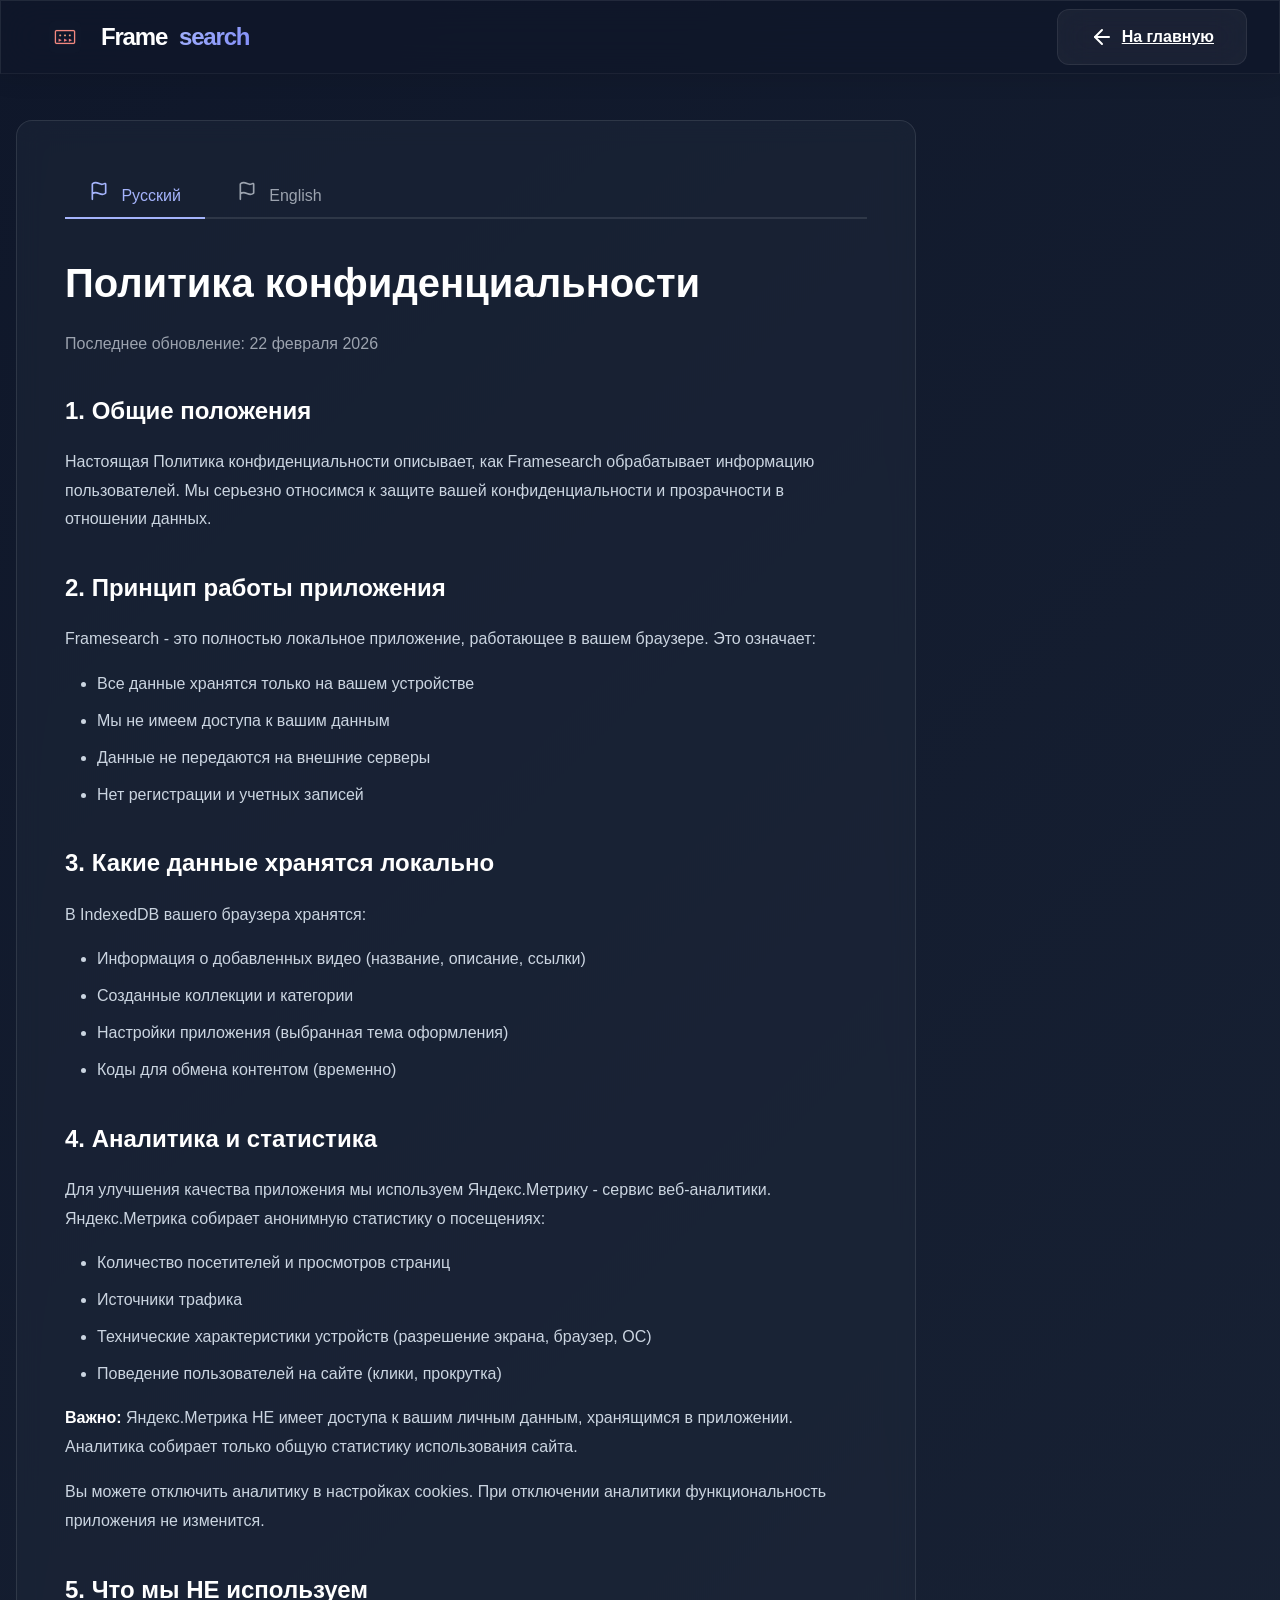
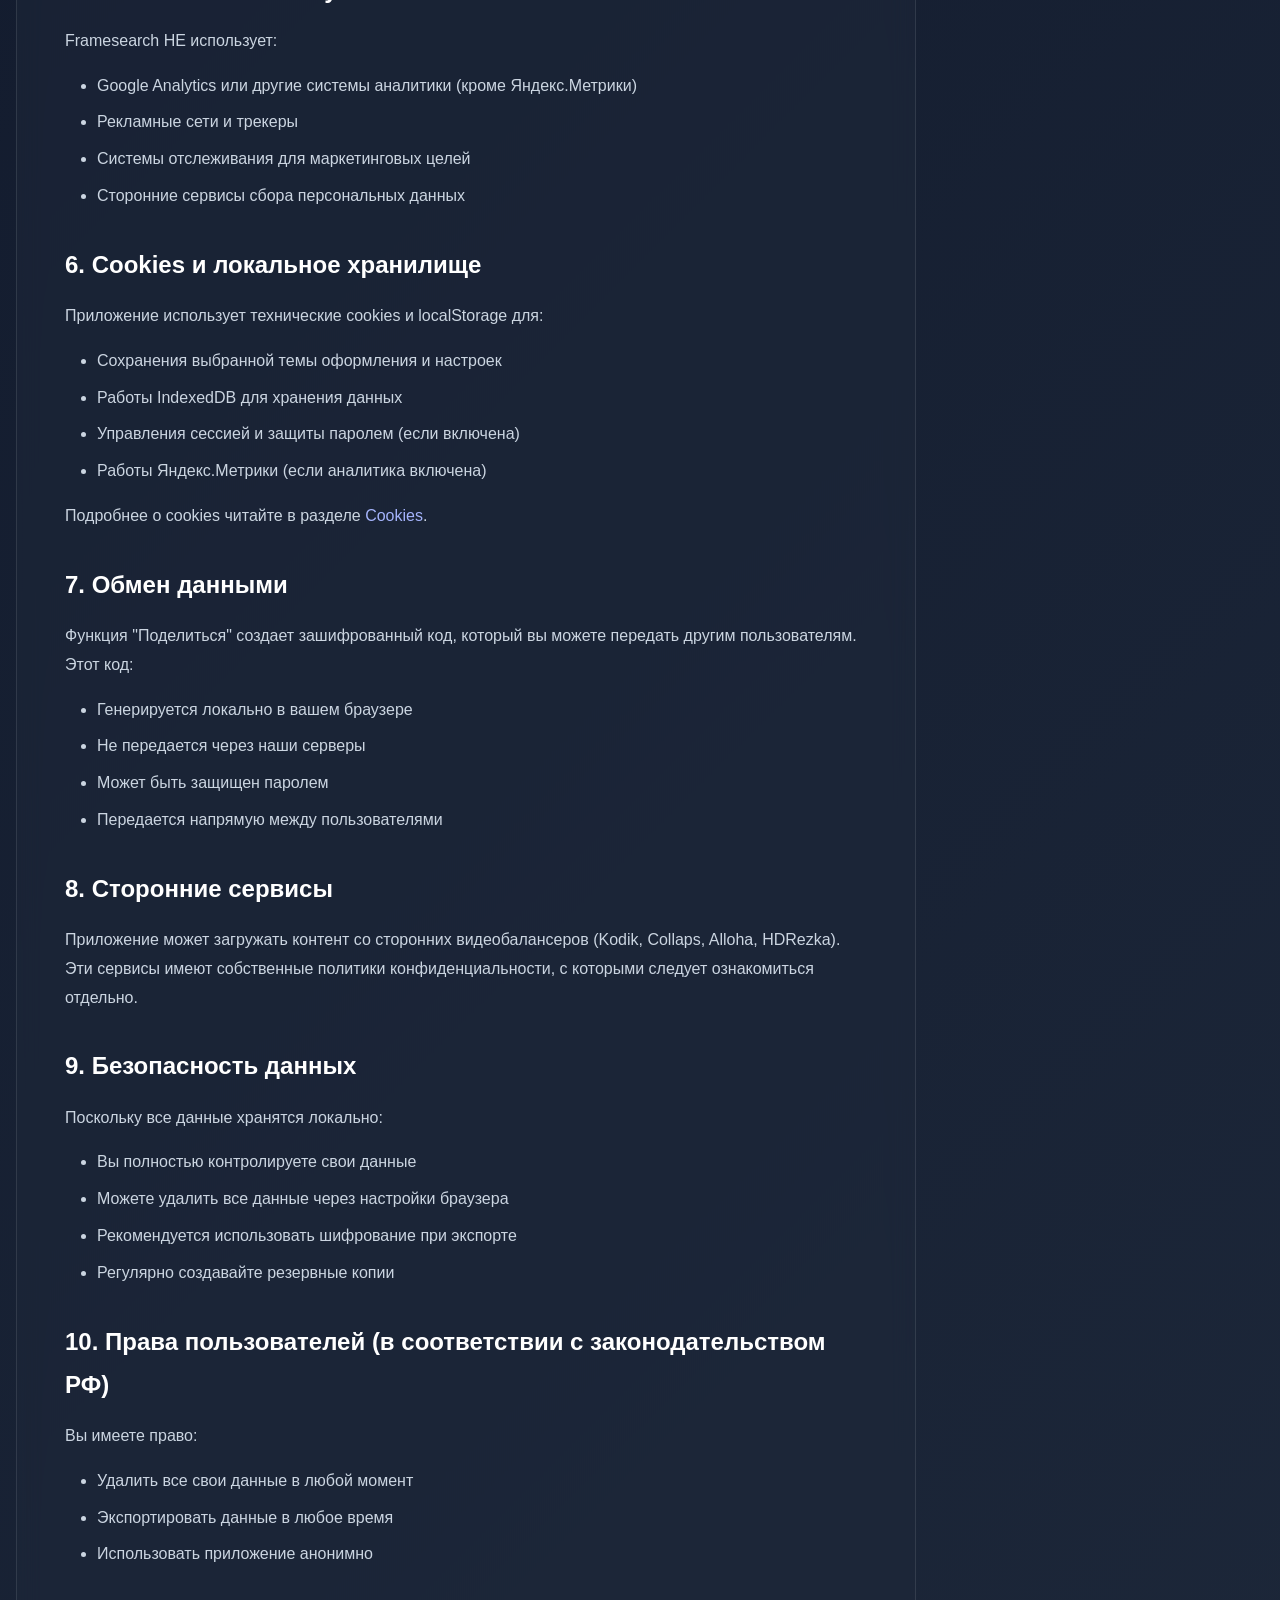
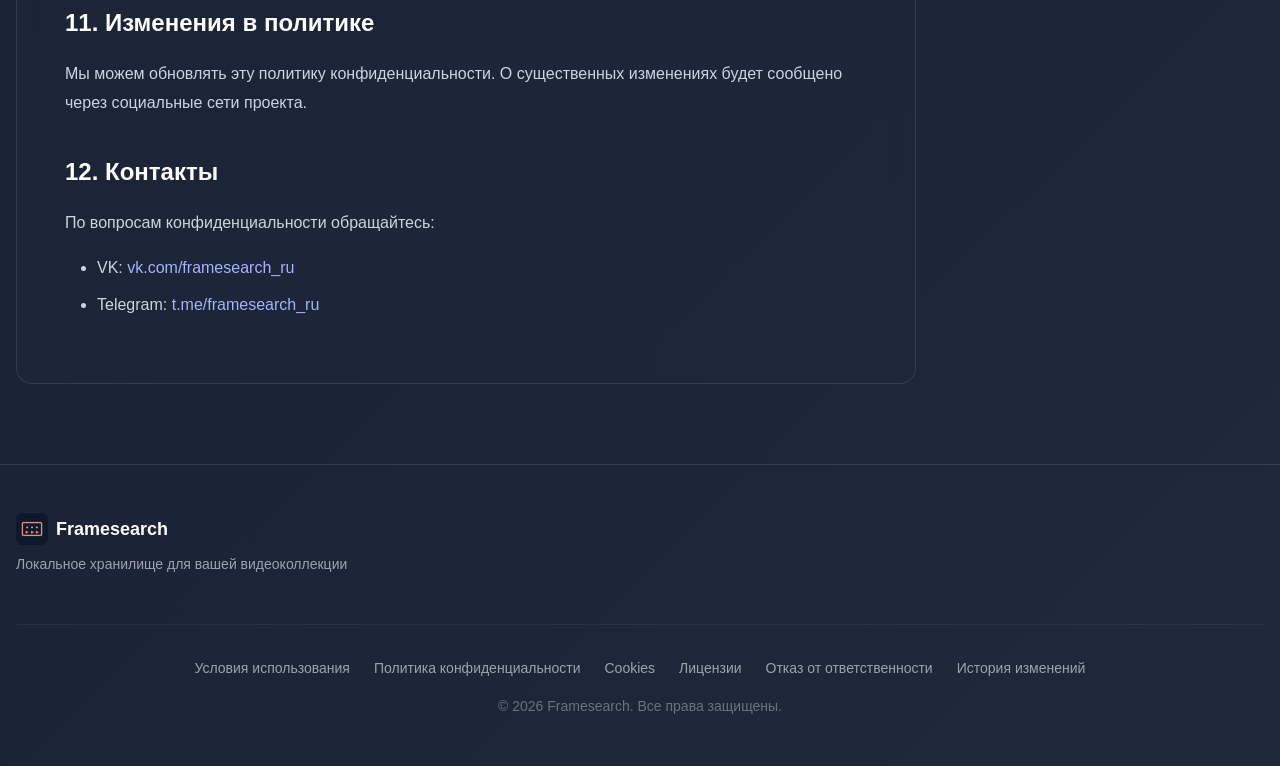
<file: privacy.html>
<!DOCTYPE html>
<!--
  Framesearch - Персональное видеохранилище
  
  Автор: PsyGioX
  GitHub: https://github.com/PsyGioX
  Проект: https://github.com/PsyGioX/framesearch
  Сайт: https://PsyGioX-dev.vercel.app/
  
  © 2026 Framesearch.  
-->
<html lang="ru">
<head>
    <meta charset="UTF-8">
    <meta name="viewport" content="width=device-width, initial-scale=1">
    <title>Политика конфиденциальности - Framesearch</title>
    
    <!-- SEO Meta Tags -->
    <meta name="description" content="Политика конфиденциальности Framesearch. Информация о защите персональных данных и приватности пользователей.">
    <meta name="keywords" content="политика конфиденциальности, защита данных, приватность, framesearch">
    <meta name="author" content="PsyGioX">
    <meta name="robots" content="index, follow">
    
    <!-- Favicon -->
    <link rel="icon" type="image/x-icon" href="favicon/favicon.ico?v=2">
    <link rel="icon" type="image/png" sizes="16x16" href="favicon/favicon-16x16.png?v=2">
    <link rel="icon" type="image/png" sizes="32x32" href="favicon/favicon-32x32.png?v=2">
    <link rel="apple-touch-icon" sizes="180x180" href="favicon/apple-touch-icon.png?v=2">
    
    <!-- Fonts -->
    
    
    <link href="https://fonts.googleapis.com/css2?family=Inter:wght@300;400;500;600;700&display=swap" rel="stylesheet">
    
    <!-- Styles -->
    <link rel="stylesheet" href="styles/main.css">
    <link rel="stylesheet" href="styles/mobile-navbar.css">
    <link rel="stylesheet" href="styles/legal.css">
    
    <!-- Icons -->
    <script src="scripts/lucide.js"></script>
</head>
<body>

    <!-- Navigation -->
    <nav class="navbar glass">
        <div class="navbar-container">
            <div class="navbar-content">
                <a href="/app" class="logo">
                    <img src="favicon/favicon-32x32.png" alt="Framesearch" width="32" height="32" style="margin-right: 8px;">
                    Frame<span class="logo-accent">search</span>
                </a>
                <a href="/app" class="btn btn-secondary">
                    <i data-lucide="arrow-left"></i>
                    <span data-i18n="nav.back">На главную</span>
                </a>
            </div>
        </div>
    </nav>

    <!-- Main Content -->
    <main class="main-content" style="padding-top: 120px;">
        <div class="container" style="max-width: 900px;">
            <div class="glass-card" style="padding: 3rem; margin-bottom: 2rem;">
                <!-- Language Tabs -->
                <div class="language-tabs">
                    <button class="language-tab active" data-lang="ru">
                        <i data-lucide="flag" style="width: 20px; height: 20px; margin-right: 8px;"></i>
                        Русский
                    </button>
                    <button class="language-tab" data-lang="en">
                        <i data-lucide="flag" style="width: 20px; height: 20px; margin-right: 8px;"></i>
                        English
                    </button>
                </div>

                <!-- Russian Content -->
                <div class="language-content active" data-lang="ru">
                    <h1 style="font-size: 2.5rem; margin-bottom: 1rem; color: white;">Политика конфиденциальности</h1>
                    <p style="color: #9ca3af; margin-bottom: 2rem;">Последнее обновление: 22 февраля 2026</p>

                    <div class="legal-content">
                    <h2 style="color: white; font-size: 1.5rem; margin-top: 2rem; margin-bottom: 1rem;">1. Общие положения</h2>
                    <p style="margin-bottom: 1rem;">
                        Настоящая Политика конфиденциальности описывает, как Framesearch обрабатывает информацию пользователей. 
                        Мы серьезно относимся к защите вашей конфиденциальности и прозрачности в отношении данных.
                    </p>

                    <h2 style="color: white; font-size: 1.5rem; margin-top: 2rem; margin-bottom: 1rem;">2. Принцип работы приложения</h2>
                    <p style="margin-bottom: 1rem;">
                        Framesearch - это полностью локальное приложение, работающее в вашем браузере. 
                        Это означает:
                    </p>
                    <ul style="margin-left: 2rem; margin-bottom: 1rem;">
                        <li>Все данные хранятся только на вашем устройстве</li>
                        <li>Мы не имеем доступа к вашим данным</li>
                        <li>Данные не передаются на внешние серверы</li>
                        <li>Нет регистрации и учетных записей</li>
                    </ul>

                    <h2 style="color: white; font-size: 1.5rem; margin-top: 2rem; margin-bottom: 1rem;">3. Какие данные хранятся локально</h2>
                    <p style="margin-bottom: 1rem;">
                        В IndexedDB вашего браузера хранятся:
                    </p>
                    <ul style="margin-left: 2rem; margin-bottom: 1rem;">
                        <li>Информация о добавленных видео (название, описание, ссылки)</li>
                        <li>Созданные коллекции и категории</li>
                        <li>Настройки приложения (выбранная тема оформления)</li>
                        <li>Коды для обмена контентом (временно)</li>
                    </ul>

                    <h2 style="color: white; font-size: 1.5rem; margin-top: 2rem; margin-bottom: 1rem;">4. Аналитика и статистика</h2>
                    <p style="margin-bottom: 1rem;">
                        Для улучшения качества приложения мы используем Яндекс.Метрику - сервис веб-аналитики. 
                        Яндекс.Метрика собирает анонимную статистику о посещениях:
                    </p>
                    <ul style="margin-left: 2rem; margin-bottom: 1rem;">
                        <li>Количество посетителей и просмотров страниц</li>
                        <li>Источники трафика</li>
                        <li>Технические характеристики устройств (разрешение экрана, браузер, ОС)</li>
                        <li>Поведение пользователей на сайте (клики, прокрутка)</li>
                    </ul>
                    <p style="margin-bottom: 1rem;">
                        <strong>Важно:</strong> Яндекс.Метрика НЕ имеет доступа к вашим личным данным, хранящимся в приложении. 
                        Аналитика собирает только общую статистику использования сайта.
                    </p>
                    <p style="margin-bottom: 1rem;">
                        Вы можете отключить аналитику в настройках cookies. При отключении аналитики функциональность приложения не изменится.
                    </p>

                    <h2 style="color: white; font-size: 1.5rem; margin-top: 2rem; margin-bottom: 1rem;">5. Что мы НЕ используем</h2>
                    <p style="margin-bottom: 1rem;">
                        Framesearch НЕ использует:
                    </p>
                    <ul style="margin-left: 2rem; margin-bottom: 1rem;">
                        <li>Google Analytics или другие системы аналитики (кроме Яндекс.Метрики)</li>
                        <li>Рекламные сети и трекеры</li>
                        <li>Системы отслеживания для маркетинговых целей</li>
                        <li>Сторонние сервисы сбора персональных данных</li>
                    </ul>

                    <h2 style="color: white; font-size: 1.5rem; margin-top: 2rem; margin-bottom: 1rem;">6. Cookies и локальное хранилище</h2>
                    <p style="margin-bottom: 1rem;">
                        Приложение использует технические cookies и localStorage для:
                    </p>
                    <ul style="margin-left: 2rem; margin-bottom: 1rem;">
                        <li>Сохранения выбранной темы оформления и настроек</li>
                        <li>Работы IndexedDB для хранения данных</li>
                        <li>Управления сессией и защиты паролем (если включена)</li>
                        <li>Работы Яндекс.Метрики (если аналитика включена)</li>
                    </ul>
                    <p style="margin-bottom: 1rem;">
                        Подробнее о cookies читайте в разделе <a href="cookies.html" style="color: #a5b4fc;">Cookies</a>.
                    </p>

                    <h2 style="color: white; font-size: 1.5rem; margin-top: 2rem; margin-bottom: 1rem;">7. Обмен данными</h2>
                    <p style="margin-bottom: 1rem;">
                        Функция "Поделиться" создает зашифрованный код, который вы можете передать другим пользователям. 
                        Этот код:
                    </p>
                    <ul style="margin-left: 2rem; margin-bottom: 1rem;">
                        <li>Генерируется локально в вашем браузере</li>
                        <li>Не передается через наши серверы</li>
                        <li>Может быть защищен паролем</li>
                        <li>Передается напрямую между пользователями</li>
                    </ul>

                    <h2 style="color: white; font-size: 1.5rem; margin-top: 2rem; margin-bottom: 1rem;">8. Сторонние сервисы</h2>
                    <p style="margin-bottom: 1rem;">
                        Приложение может загружать контент со сторонних видеобалансеров (Kodik, Collaps, Alloha, HDRezka). 
                        Эти сервисы имеют собственные политики конфиденциальности, с которыми следует ознакомиться отдельно.
                    </p>

                    <h2 style="color: white; font-size: 1.5rem; margin-top: 2rem; margin-bottom: 1rem;">9. Безопасность данных</h2>
                    <p style="margin-bottom: 1rem;">
                        Поскольку все данные хранятся локально:
                    </p>
                    <ul style="margin-left: 2rem; margin-bottom: 1rem;">
                        <li>Вы полностью контролируете свои данные</li>
                        <li>Можете удалить все данные через настройки браузера</li>
                        <li>Рекомендуется использовать шифрование при экспорте</li>
                        <li>Регулярно создавайте резервные копии</li>
                    </ul>

                    <h2 style="color: white; font-size: 1.5rem; margin-top: 2rem; margin-bottom: 1rem;">10. Права пользователей (в соответствии с законодательством РФ)</h2>
                    <p style="margin-bottom: 1rem;">
                        Вы имеете право:
                    </p>
                    <ul style="margin-left: 2rem; margin-bottom: 1rem;">
                        <li>Удалить все свои данные в любой момент</li>
                        <li>Экспортировать данные в любое время</li>
                        <li>Использовать приложение анонимно</li>
                    </ul>

                    <h2 style="color: white; font-size: 1.5rem; margin-top: 2rem; margin-bottom: 1rem;">11. Изменения в политике</h2>
                    <p style="margin-bottom: 1rem;">
                        Мы можем обновлять эту политику конфиденциальности. О существенных изменениях будет сообщено 
                        через социальные сети проекта.
                    </p>

                    <h2 style="color: white; font-size: 1.5rem; margin-top: 2rem; margin-bottom: 1rem;">12. Контакты</h2>
                    <p style="margin-bottom: 1rem;">
                        По вопросам конфиденциальности обращайтесь:
                    </p>
                    <ul style="margin-left: 2rem; margin-bottom: 1rem;">
                        <li>VK: <a href="https://vk.com/framesearch_ru" style="color: #a5b4fc;">vk.com/framesearch_ru</a></li>
                        <li>Telegram: <a href="https://t.me/framesearch_ru" style="color: #a5b4fc;">t.me/framesearch_ru</a></li>
                    </ul>
                    </div>
                </div>

                <!-- English Content -->
                <div class="language-content" data-lang="en">
                    <h1 style="font-size: 2.5rem; margin-bottom: 1rem; color: white;">Privacy Policy</h1>
                    <p style="color: #9ca3af; margin-bottom: 2rem;">Last updated: February 22, 2026</p>

                    <div class="legal-content">
                        <h2>1. General Provisions</h2>
                        <p>This Privacy Policy describes how Framesearch processes user information. We take your privacy seriously and are transparent about data handling.</p>

                        <h2>2. How the Application Works</h2>
                        <p>Framesearch is a fully local application running in your browser. This means:</p>
                        <ul>
                            <li>All data is stored only on your device</li>
                            <li>We have no access to your data</li>
                            <li>Data is not transmitted to external servers</li>
                            <li>No registration or accounts required</li>
                        </ul>

                        <h2>3. What Data is Stored Locally</h2>
                        <p>The application stores in your browser (IndexedDB and localStorage):</p>
                        <ul>
                            <li>Video information (titles, descriptions, links)</li>
                            <li>Collections and categories</li>
                            <li>Application settings (theme, language)</li>
                            <li>User preferences</li>
                        </ul>

                        <h2>4. Analytics and Statistics</h2>
                        <p>To improve the quality of the application, we use Yandex.Metrica - a web analytics service. Yandex.Metrica collects anonymous statistics about visits:</p>
                        <ul>
                            <li>Number of visitors and page views</li>
                            <li>Traffic sources</li>
                            <li>Device technical characteristics (screen resolution, browser, OS)</li>
                            <li>User behavior on the site (clicks, scrolling)</li>
                        </ul>
                        <p><strong>Important:</strong> Yandex.Metrica does NOT have access to your personal data stored in the application. Analytics only collects general site usage statistics.</p>
                        <p>You can disable analytics in cookie settings. Disabling analytics will not affect the application's functionality.</p>

                        <h2>5. What We DON'T Use</h2>
                        <p>Framesearch does NOT use:</p>
                        <ul>
                            <li>Google Analytics or other analytics systems (except Yandex.Metrica)</li>
                            <li>Advertising networks and trackers</li>
                            <li>Tracking systems for marketing purposes</li>
                            <li>Third-party personal data collection services</li>
                        </ul>

                        <h2>6. Cookies and Local Storage</h2>
                        <p>The application uses technical cookies and localStorage for:</p>
                        <ul>
                            <li>Saving theme and settings</li>
                            <li>IndexedDB operation for data storage</li>
                            <li>Session management and password protection (if enabled)</li>
                            <li>Yandex.Metrica operation (if analytics is enabled)</li>
                        </ul>
                        <p>Learn more about cookies in the <a href="cookies.html" style="color: #a5b4fc;">Cookies</a> section.</p>

                        <h2>7. Data Sharing</h2>
                        <p>The "Share" function creates an encrypted code that you can pass to other users. This code:</p>
                        <ul>
                            <li>Does not contain personal information</li>
                            <li>Is not stored on our servers</li>
                            <li>Can only be used by the person you share it with</li>
                        </ul>

                        <h2>8. Third-Party Services</h2>
                        <p>The application may load content from third-party services (video balancers, social networks) that you add. We are not responsible for the privacy policies of these services.</p>

                        <h2>9. Data Security</h2>
                        <p>Since all data is stored locally on your device, you are responsible for its security. We recommend:</p>
                        <ul>
                            <li>Regular data backups using the export function</li>
                            <li>Using device passwords</li>
                            <li>Keeping your browser updated</li>
                        </ul>

                        <h2>10. Your Rights</h2>
                        <p>You have full control over your data:</p>
                        <ul>
                            <li>View all stored data</li>
                            <li>Export data to a file</li>
                            <li>Delete all data at any time</li>
                            <li>Manage cookie permissions</li>
                        </ul>

                        <h2>11. Changes to Privacy Policy</h2>
                        <p>We may update this policy. Continued use of the application after changes constitutes acceptance of the new policy.</p>

                        <h2>12. Contact</h2>
                        <p>For privacy questions, contact:</p>
                        <ul>
                            <li>GitHub: <a href="https://github.com/PsyGioX" target="_blank">@PsyGioX</a></li>
                            <li>Project: <a href="https://github.com/PsyGioX/framesearch" target="_blank">Framesearch Repository</a></li>
                        </ul>
                    </div>
                </div>
            </div>
        </div>
    </main>

    <!-- Footer -->
    <footer class="footer">
        <div class="footer-container">
            <div class="footer-content">
                <div class="footer-section">
                    <div style="display: flex; align-items: center; gap: 8px; margin-bottom: 0.5rem;">
                        <img src="favicon/favicon-32x32.png" alt="Framesearch" width="32" height="32">
                        <h3 data-i18n="footer.title" style="margin: 0;">Framesearch</h3>
                    </div>
                    <p data-i18n="footer.tagline">Локальное хранилище для вашей видеоколлекции</p>
                </div>
            </div>

            <div class="footer-bottom">
                <div class="footer-bottom-links">
                    <a href="terms.html" data-i18n="footer.terms">Условия использования</a>
                    <a href="privacy.html" data-i18n="footer.privacy">Политика конфиденциальности</a>
                    <a href="cookies.html" data-i18n="footer.cookies">Cookies</a>
                    <a href="license.html" data-i18n="footer.license">Лицензии</a>
                    <a href="disclaimer.html" data-i18n="footer.disclaimer">Отказ от ответственности</a>
                    <a href="changelog.html" data-i18n="footer.changelog">История изменений</a>
                </div>
                <p class="copyright" data-i18n="footer.copyright"></p>
            </div>
        </div>
    </footer>

    <script src="scripts/url-cleaner.js"></script>
    <script src="scripts/i18n.js"></script>
    <script src="scripts/legal.js"></script>
    <script>
        if (typeof lucide !== 'undefined') {
            lucide.createIcons();
        }
    </script>
</body>
</html>
</file>
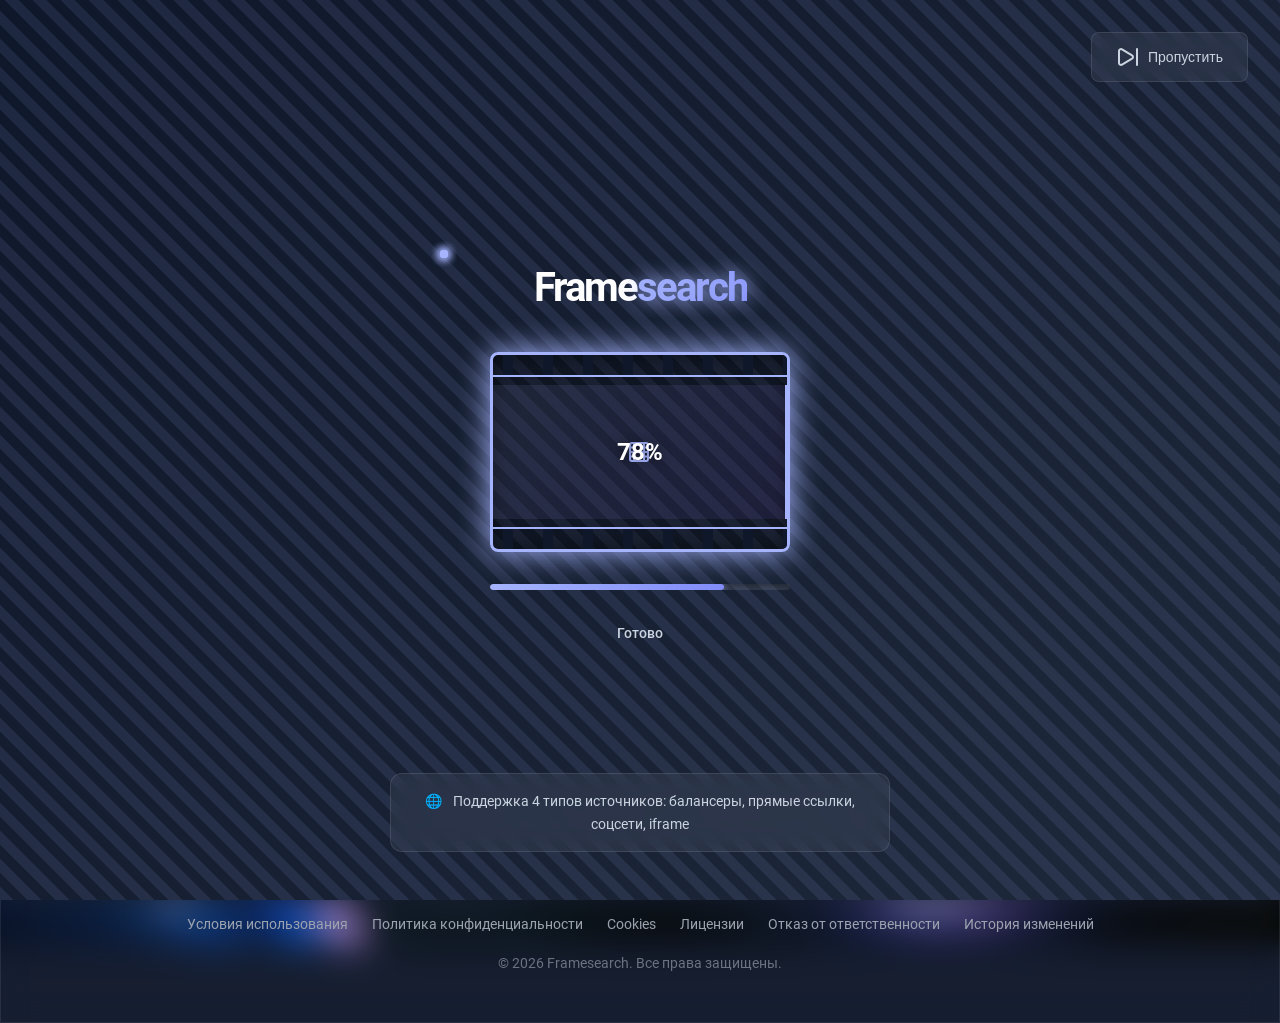
<file: search_results.html>
<!DOCTYPE html>
<!--
  Framesearch - Персональное видеохранилище
  
  Автор: PsyGioX
  GitHub: https://github.com/PsyGioX
  Проект: https://github.com/PsyGioX/framesearch
  Сайт: https://PsyGioX-dev.vercel.app/
  
  © 2026 Framesearch.  
-->
<html lang="ru">
<head>
    <meta charset="UTF-8">
    <meta name="viewport" content="width=device-width, initial-scale=1">
    <title>Поиск видео - Framesearch</title>
    
    <!-- SEO Meta Tags -->
    <meta name="description" content="Умный поиск видео в коллекции Framesearch. Поиск по названию, жанру, году и другим параметрам.">
    <meta name="keywords" content="поиск видео, поиск сериалов, поиск аниме, framesearch">
    <meta name="author" content="PsyGioX">
    <meta name="robots" content="noindex, follow">
    
    <!-- PWA Meta Tags -->
    <meta name="theme-color" content="#a5b4fc">
    <meta name="mobile-web-app-capable" content="yes">
    <meta name="apple-mobile-web-app-capable" content="yes">
    <meta name="apple-mobile-web-app-status-bar-style" content="black-translucent">
    
    <!-- Favicon -->
    <link rel="icon" type="image/x-icon" href="favicon/favicon.ico?v=2">
    <link rel="icon" type="image/png" sizes="16x16" href="favicon/favicon-16x16.png?v=2">
    <link rel="icon" type="image/png" sizes="32x32" href="favicon/favicon-32x32.png?v=2">
    <link rel="apple-touch-icon" sizes="180x180" href="favicon/apple-touch-icon.png?v=2">
    <link rel="icon" type="image/png" sizes="192x192" href="favicon/android-chrome-192x192.png?v=2">
    <link rel="icon" type="image/png" sizes="512x512" href="favicon/android-chrome-512x512.png?v=2">
    
    <!-- PWA Manifest -->
    <link rel="manifest" href="manifest.json">
    
    <!-- Fonts -->
    <link rel="stylesheet" href="fonts/Roboto/stylesheet.css">
    
    <!-- Prevent FOUC - Load theme immediately -->
    <script>
        (function() {
            const savedTheme = localStorage.getItem('framesearch-theme') || 'default';
            const customColors = localStorage.getItem('framesearch-custom-colors');
            
            const themes = {
                default: {
                    '--bg-primary': '#0f172a',
                    '--bg-secondary': '#1e293b',
                    '--bg-tertiary': '#334155',
                    '--text-primary': '#ffffff',
                    '--text-secondary': '#cbd5e1',
                    '--accent-primary': '#a5b4fc',
                    '--accent-secondary': '#818cf8',
                    '--glass-bg': 'rgba(30, 41, 59, 0.4)',
                    '--glass-border': 'rgba(255, 255, 255, 0.05)',
                    '--overlay-start': 'rgba(15, 23, 42, 0.3)',
                    '--overlay-end': 'rgba(15, 23, 42, 0.95)',
                    '--card-hover-scale': '1.05',
                    '--border-radius': '12px',
                    '--shadow-color': 'rgba(0, 0, 0, 0.3)',
                    '--btn-primary-bg': '#a5b4fc',
                    '--btn-primary-hover': '#818cf8',
                    '--btn-secondary-bg': 'rgba(255, 255, 255, 0.05)',
                    '--btn-secondary-hover': 'rgba(255, 255, 255, 0.1)',
                    '--danger-color': '#ef4444',
                    '--danger-hover': '#dc2626',
                    '--success-color': '#10b981',
                    '--success-hover': '#059669',
                    '--overlay-dark': 'rgba(0, 0, 0, 0.8)',
                    '--overlay-light': 'rgba(255, 255, 255, 0.1)'
                }
            };
            
            let colors;
            if (savedTheme === 'custom' && customColors) {
                try {
                    colors = JSON.parse(customColors);
                } catch (e) {
                    colors = themes.default;
                }
            } else {
                colors = themes.default;
            }
            
            const root = document.documentElement;
            Object.entries(colors).forEach(([property, value]) => {
                root.style.setProperty(property, value);
            });
            
            root.classList.add('theme-loaded');
        })();
    </script>
    
    <!-- Styles -->
    <link rel="stylesheet" href="styles/preloader.css">
    <link rel="stylesheet" href="styles/main.css">
    <link rel="stylesheet" href="styles/mobile-navbar.css">
    <link rel="stylesheet" href="styles/search.css">
    <link rel="stylesheet" href="styles/modal.css">
    <link rel="stylesheet" href="styles/app-lock.css">
    <link rel="stylesheet" href="styles/floating-actions.css">
    <link rel="stylesheet" href="styles/features.css">
    
    <!-- Icons -->
    <script src="scripts/lucide.js"></script>
</head>
<body>

    <!-- Background Elements -->
    <div class="bg-cinematic"></div>
    <div class="bg-overlay"></div>

    <!-- Navigation -->
    <nav class="navbar glass" id="navbar">
        <div class="navbar-container">
            <div class="navbar-content">
                <a href="/app" class="logo">
                    <img src="favicon/favicon-32x32.png" alt="Framesearch" width="32" height="32" style="margin-right: 8px;">
                    Frame<span class="logo-accent">search</span>
                </a>

                <div class="nav-actions">
                    <!-- Language Switcher -->
                    <div class="language-switcher">
                        <button class="lang-btn" id="langBtn" title="Change Language">
                            <i data-lucide="languages"></i>
                            <span id="currentLang">RU</span>
                        </button>
                        <div class="lang-dropdown" id="langDropdown">
                            <button class="lang-option" data-lang="ru">
                                <i data-lucide="flag" style="width: 20px; height: 20px;"></i>
                                <span>Русский</span>
                            </button>
                            <button class="lang-option" data-lang="en">
                                <i data-lucide="flag" style="width: 20px; height: 20px;"></i>
                                <span>English</span>
                            </button>
                        </div>
                    </div>
                    
                    <button class="icon-btn" onclick="window.location.href='/app'">
                        <i data-lucide="home"></i>
                    </button>
                </div>
            </div>
        </div>
    </nav>

    <!-- Main Content -->
    <main class="main-content">
        
        <!-- Search Header -->
        <section class="search-header animate-fade-in">
            <div class="search-header-content glass">
                <h1 data-i18n="search.content">Поиск контента</h1>
                
                <div class="search-input-wrapper">
                    <input 
                        type="text" 
                        id="searchInput"
                        placeholder="Поиск видео, сериалов, актёров..." 
                        data-i18n="search.placeholderLarge"
                        class="search-input-large"
                        value="фантастика"
                    >
                    <i data-lucide="search" class="search-input-icon"></i>
                    <button id="clearSearch" class="clear-search">
                        <i data-lucide="x"></i>
                    </button>
                </div>

                <div class="search-stats">
                    <span data-i18n="search.found">Найдено</span> <span class="highlight">24</span> <span data-i18n="search.results.count">результата</span> <span data-i18n="search.query">по запросу</span> "<span class="query">фантастика</span>"
                </div>
            </div>
        </section>

        <!-- Search Results Grid -->
        <section class="search-results">
            <div class="results-grid">
                <!-- Results will be loaded dynamically -->
            </div>
        </section>

    </main>

    <!-- Footer -->
    <footer class="footer glass">
        <div class="footer-container">
            <div class="footer-content">
                <div class="footer-section">
                    <div style="display: flex; align-items: center; gap: 8px; margin-bottom: 0.5rem;">
                        <img src="favicon/favicon-32x32.png" alt="Framesearch" width="32" height="32">
                        <h3 data-i18n="footer.title" style="margin: 0;">Framesearch</h3>
                    </div>
                    <p data-i18n="footer.tagline">Локальное хранилище для вашей видеоколлекции</p>
                    <div class="social-links" style="margin-top: 1.5rem;">
                        <a href="https://vk.com/framesearch_ru" target="_blank" class="social-link" aria-label="VK">
                            <svg xmlns="http://www.w3.org/2000/svg" width="20" height="20" viewBox="0 0 24 24" fill="none" stroke="currentColor" stroke-width="2" stroke-linecap="round" stroke-linejoin="round"><path d="M2 8.5h4.5L9 4l3 9 3-9 2.5 4.5H22"/></svg>
                        </a>
                        <a href="https://t.me/framesearch_ru" target="_blank" class="social-link" aria-label="Telegram">
                            <svg xmlns="http://www.w3.org/2000/svg" width="20" height="20" viewBox="0 0 24 24" fill="none" stroke="currentColor" stroke-width="2" stroke-linecap="round" stroke-linejoin="round"><path d="m22 2-7 20-4-9-9-4Z"/><path d="M22 2 11 13"/></svg>
                        </a>
                    </div>
                    <button class="btn btn-primary" onclick="window.location.href='/app'; setTimeout(() => importManager.open(), 500);" style="margin-top: 1.5rem; width: 100%;">
                        <i data-lucide="upload"></i>
                        <span data-i18n="btn.import">Импорт из файла</span>
                    </button>
                </div>
            </div>

            <div class="footer-bottom">
                <div class="footer-bottom-links">
                    <a href="terms.html" data-i18n="footer.terms">Условия использования</a>
                    <a href="privacy.html" data-i18n="footer.privacy">Политика конфиденциальности</a>
                    <a href="cookies.html" data-i18n="footer.cookies">Cookies</a>
                    <a href="license.html" data-i18n="footer.license">Лицензии</a>
                    <a href="disclaimer.html" data-i18n="footer.disclaimer">Отказ от ответственности</a>
                    <a href="changelog.html" data-i18n="footer.changelog">История изменений</a>
                </div>
                <p class="copyright" data-i18n="footer.copyright"></p>
            </div>
        </div>
    </footer>

    <!-- Scripts -->
    <script src="scripts/logger.js"></script>
    <script src="scripts/preloader.js"></script>
    <script src="scripts/url-cleaner.js"></script>
    <script src="scripts/pwa.js"></script>
    <script src="scripts/db.js"></script>
    <script src="scripts/dialog.js"></script>
    <script src="scripts/i18n.js"></script>
    <script src="scripts/cookie-consent.js"></script>
    <script src="scripts/theme.js"></script>
    <script src="scripts/app-lock.js"></script>
    <script src="scripts/modal.js"></script>
    <script src="scripts/share.js"></script>
    <script src="scripts/import.js"></script>
    <script src="scripts/scrollbar.js"></script>
    <script src="scripts/statistics.js"></script>
    <script src="scripts/tags.js"></script>
    <script src="scripts/notes.js"></script>
    <script src="scripts/slideshow.js"></script>
    <script src="scripts/floating-actions.js"></script>
    <script src="scripts/search.js"></script>
    
    <script>
        // Initialize Lucide icons
        if (typeof lucide !== 'undefined') {
            lucide.createIcons();
        }
        
        // Language switcher functionality
        document.addEventListener('DOMContentLoaded', () => {
            const langBtn = document.getElementById('langBtn');
            const langDropdown = document.getElementById('langDropdown');
            const currentLangSpan = document.getElementById('currentLang');
            const langOptions = document.querySelectorAll('.lang-option');
            
            const updateCurrentLang = () => {
                const lang = i18n.getCurrentLanguage();
                currentLangSpan.textContent = lang.toUpperCase();
                langOptions.forEach(option => {
                    if (option.dataset.lang === lang) {
                        option.classList.add('active');
                    } else {
                        option.classList.remove('active');
                    }
                });
            };
            
            langBtn.addEventListener('click', (e) => {
                e.stopPropagation();
                langDropdown.classList.toggle('active');
            });
            
            document.addEventListener('click', () => {
                langDropdown.classList.remove('active');
            });
            
            langOptions.forEach(option => {
                option.addEventListener('click', (e) => {
                    e.stopPropagation();
                    const lang = option.dataset.lang;
                    i18n.setLanguage(lang);
                    updateCurrentLang();
                    langDropdown.classList.remove('active');
                });
            });
            
            updateCurrentLang();
        });
    </script>
</body>
</html>
</file>
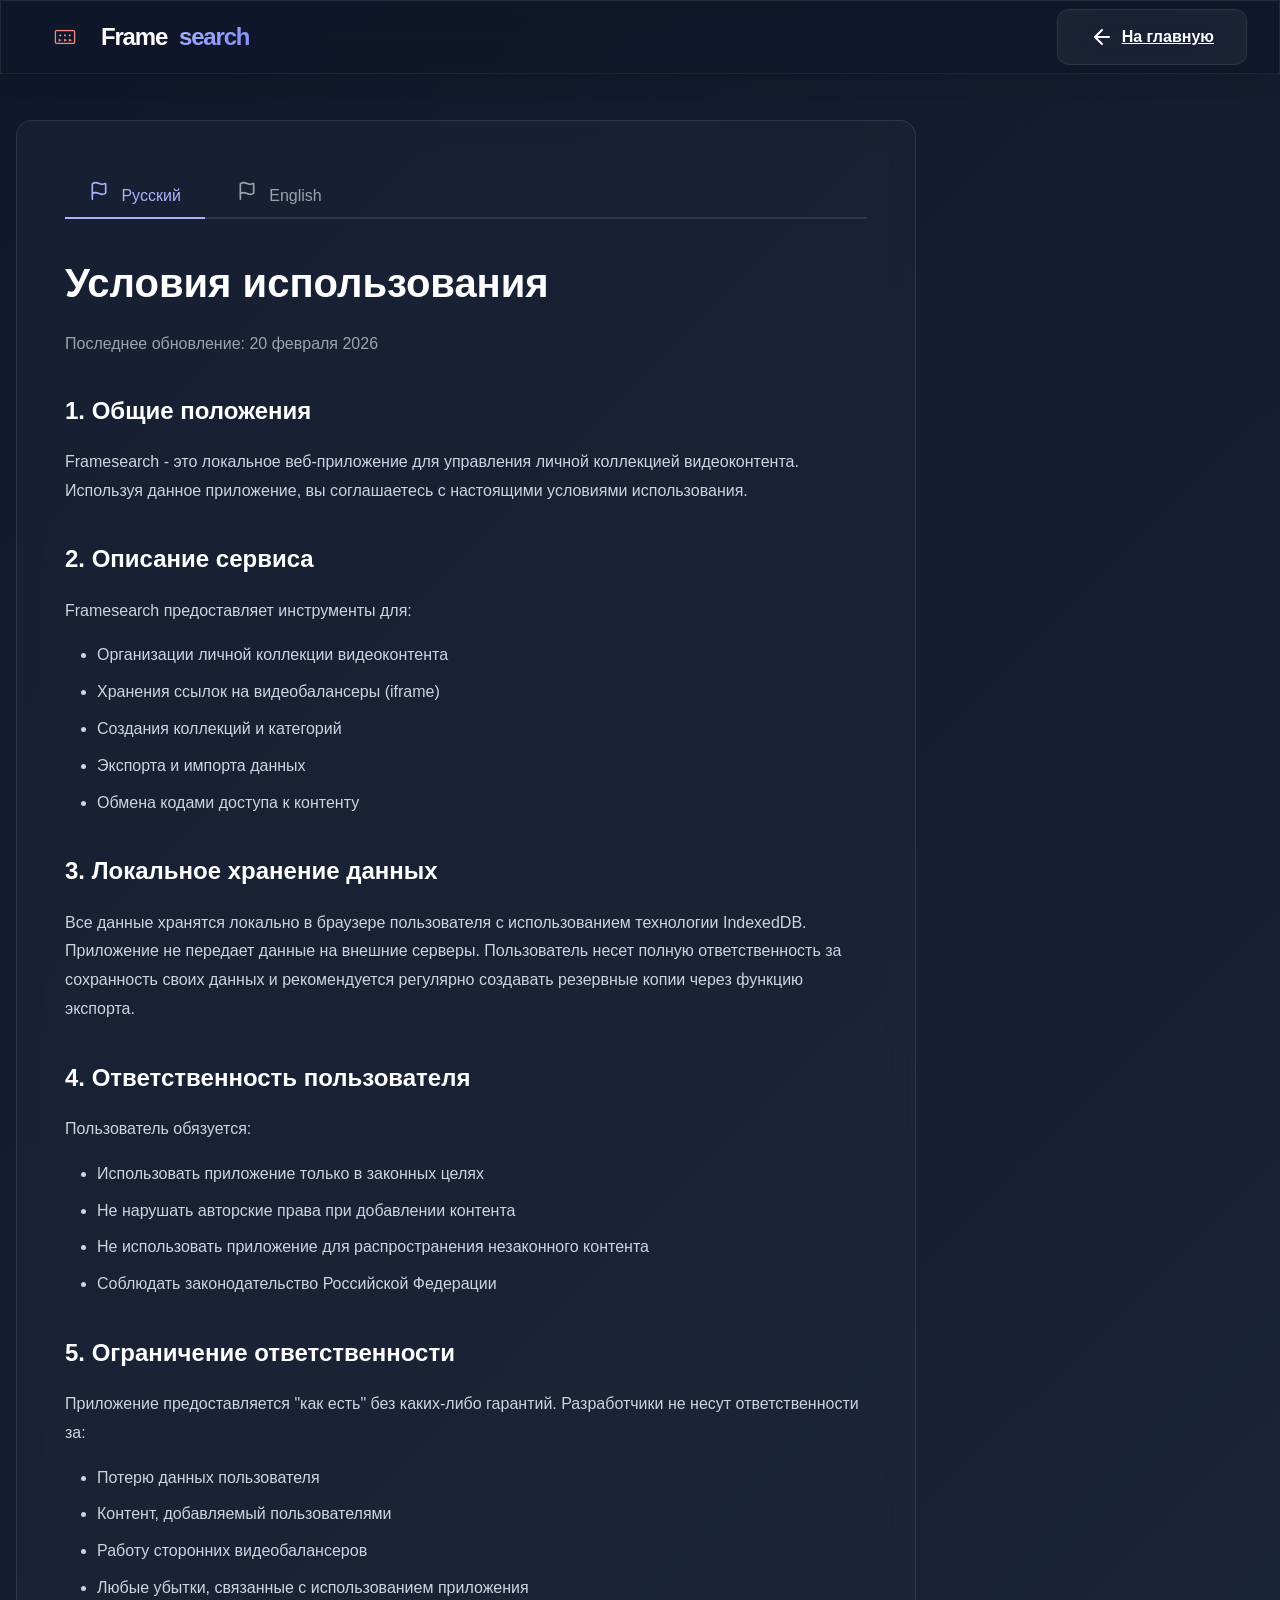
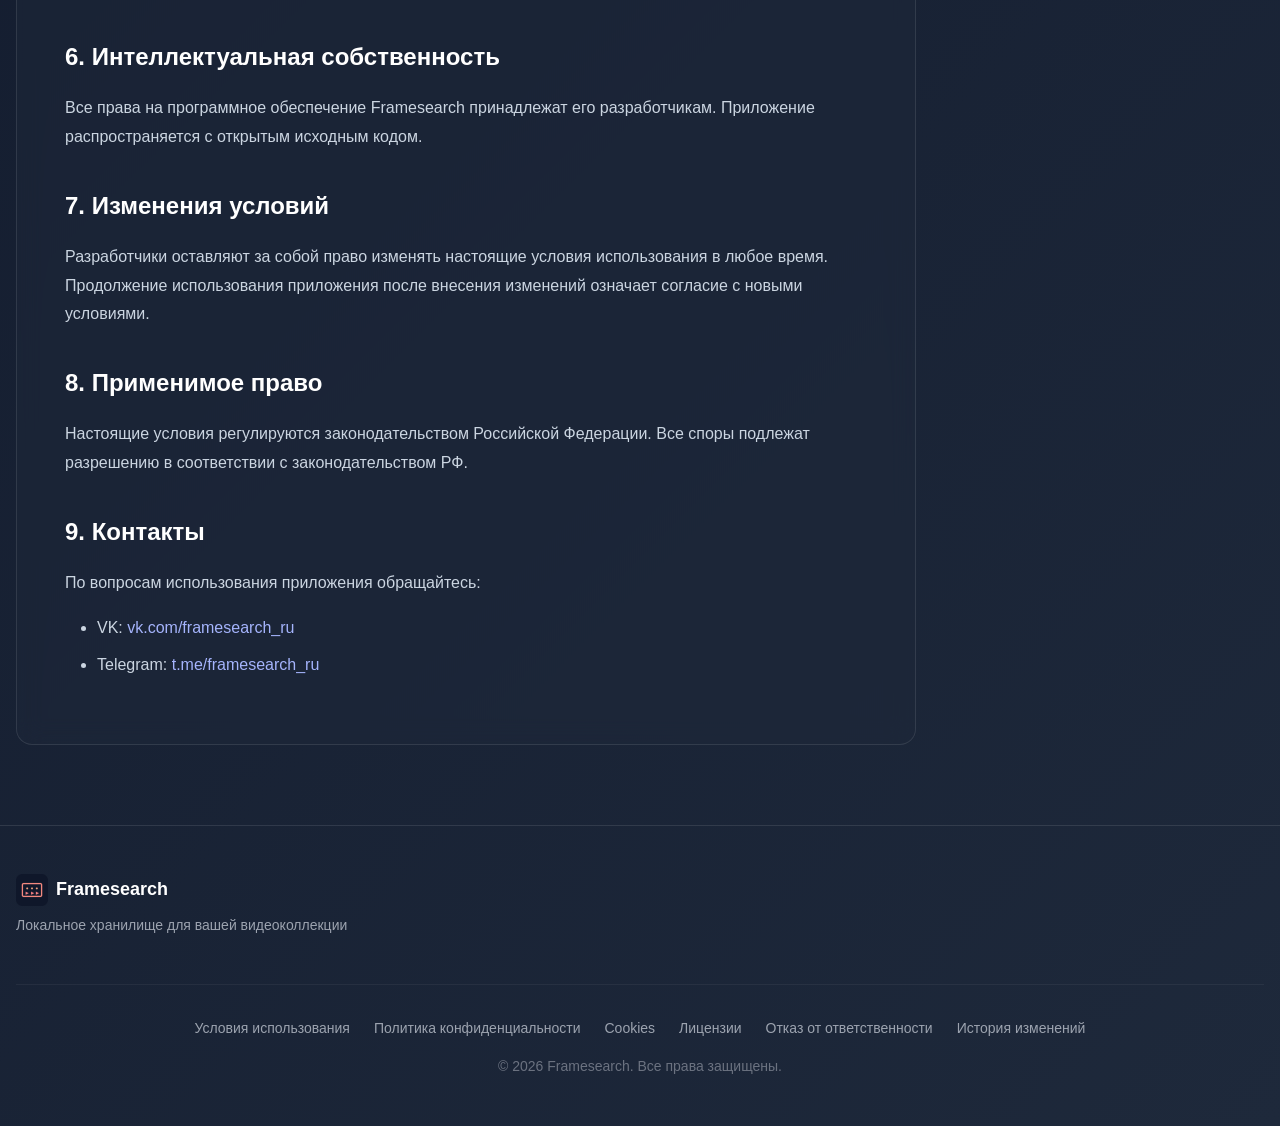
<file: terms.html>
<!DOCTYPE html>
<!--
  Framesearch - Персональное видеохранилище
  
  Автор: PsyGioX
  GitHub: https://github.com/PsyGioX
  Проект: https://github.com/PsyGioX/framesearch
  Сайт: https://PsyGioX-dev.vercel.app/
  
  © 2026 Framesearch.  
-->
<html lang="ru">
<head>
    <meta charset="UTF-8">
    <meta name="viewport" content="width=device-width, initial-scale=1">
    <title>Условия использования - Framesearch</title>
    
    <!-- SEO Meta Tags -->
    <meta name="description" content="Условия использования персонального видеохранилища Framesearch. Правила и ограничения использования сервиса.">
    <meta name="keywords" content="условия использования, правила, framesearch, пользовательское соглашение">
    <meta name="author" content="PsyGioX">
    <meta name="robots" content="index, follow">
    
    <!-- Favicon -->
    <link rel="icon" type="image/x-icon" href="favicon/favicon.ico?v=2">
    <link rel="icon" type="image/png" sizes="16x16" href="favicon/favicon-16x16.png?v=2">
    <link rel="icon" type="image/png" sizes="32x32" href="favicon/favicon-32x32.png?v=2">
    <link rel="apple-touch-icon" sizes="180x180" href="favicon/apple-touch-icon.png?v=2">
    
    <!-- Fonts -->
    
    
    <link href="https://fonts.googleapis.com/css2?family=Inter:wght@300;400;500;600;700&display=swap" rel="stylesheet">
    
    <!-- Styles -->
    <link rel="stylesheet" href="styles/main.css">
    <link rel="stylesheet" href="styles/mobile-navbar.css">
    <link rel="stylesheet" href="styles/legal.css">
    
    <!-- Icons -->
    <script src="scripts/lucide.js"></script>
</head>
<body>

    <!-- Navigation -->
    <nav class="navbar glass">
        <div class="navbar-container">
            <div class="navbar-content">
                <a href="/app" class="logo">
                    <img src="favicon/favicon-32x32.png" alt="Framesearch" width="32" height="32" style="margin-right: 8px;">
                    Frame<span class="logo-accent">search</span>
                </a>
                <a href="/app" class="btn btn-secondary">
                    <i data-lucide="arrow-left"></i>
                    <span data-i18n="nav.back">На главную</span>
                </a>
            </div>
        </div>
    </nav>

    <!-- Main Content -->
    <main class="main-content" style="padding-top: 120px;">
        <div class="container" style="max-width: 900px;">
            <div class="glass-card" style="padding: 3rem; margin-bottom: 2rem;">
                <!-- Language Tabs -->
                <div class="language-tabs">
                    <button class="language-tab active" data-lang="ru">
                        <i data-lucide="flag" style="width: 20px; height: 20px; margin-right: 8px;"></i>
                        Русский
                    </button>
                    <button class="language-tab" data-lang="en">
                        <i data-lucide="flag" style="width: 20px; height: 20px; margin-right: 8px;"></i>
                        English
                    </button>
                </div>

                <!-- Russian Content -->
                <div class="language-content active" data-lang="ru">
                    <h1 style="font-size: 2.5rem; margin-bottom: 1rem; color: white;">Условия использования</h1>
                    <p style="color: #9ca3af; margin-bottom: 2rem;">Последнее обновление: 20 февраля 2026</p>

                    <div class="legal-content">
                    <h2 style="color: white; font-size: 1.5rem; margin-top: 2rem; margin-bottom: 1rem;">1. Общие положения</h2>
                    <p style="margin-bottom: 1rem;">
                        Framesearch - это локальное веб-приложение для управления личной коллекцией видеоконтента. 
                        Используя данное приложение, вы соглашаетесь с настоящими условиями использования.
                    </p>

                    <h2 style="color: white; font-size: 1.5rem; margin-top: 2rem; margin-bottom: 1rem;">2. Описание сервиса</h2>
                    <p style="margin-bottom: 1rem;">
                        Framesearch предоставляет инструменты для:
                    </p>
                    <ul style="margin-left: 2rem; margin-bottom: 1rem;">
                        <li>Организации личной коллекции видеоконтента</li>
                        <li>Хранения ссылок на видеобалансеры (iframe)</li>
                        <li>Создания коллекций и категорий</li>
                        <li>Экспорта и импорта данных</li>
                        <li>Обмена кодами доступа к контенту</li>
                    </ul>

                    <h2 style="color: white; font-size: 1.5rem; margin-top: 2rem; margin-bottom: 1rem;">3. Локальное хранение данных</h2>
                    <p style="margin-bottom: 1rem;">
                        Все данные хранятся локально в браузере пользователя с использованием технологии IndexedDB. 
                        Приложение не передает данные на внешние серверы. Пользователь несет полную ответственность 
                        за сохранность своих данных и рекомендуется регулярно создавать резервные копии через функцию экспорта.
                    </p>

                    <h2 style="color: white; font-size: 1.5rem; margin-top: 2rem; margin-bottom: 1rem;">4. Ответственность пользователя</h2>
                    <p style="margin-bottom: 1rem;">
                        Пользователь обязуется:
                    </p>
                    <ul style="margin-left: 2rem; margin-bottom: 1rem;">
                        <li>Использовать приложение только в законных целях</li>
                        <li>Не нарушать авторские права при добавлении контента</li>
                        <li>Не использовать приложение для распространения незаконного контента</li>
                        <li>Соблюдать законодательство Российской Федерации</li>
                    </ul>

                    <h2 style="color: white; font-size: 1.5rem; margin-top: 2rem; margin-bottom: 1rem;">5. Ограничение ответственности</h2>
                    <p style="margin-bottom: 1rem;">
                        Приложение предоставляется "как есть" без каких-либо гарантий. Разработчики не несут 
                        ответственности за:
                    </p>
                    <ul style="margin-left: 2rem; margin-bottom: 1rem;">
                        <li>Потерю данных пользователя</li>
                        <li>Контент, добавляемый пользователями</li>
                        <li>Работу сторонних видеобалансеров</li>
                        <li>Любые убытки, связанные с использованием приложения</li>
                    </ul>

                    <h2 style="color: white; font-size: 1.5rem; margin-top: 2rem; margin-bottom: 1rem;">6. Интеллектуальная собственность</h2>
                    <p style="margin-bottom: 1rem;">
                        Все права на программное обеспечение Framesearch принадлежат его разработчикам. 
                        Приложение распространяется с открытым исходным кодом.
                    </p>

                    <h2 style="color: white; font-size: 1.5rem; margin-top: 2rem; margin-bottom: 1rem;">7. Изменения условий</h2>
                    <p style="margin-bottom: 1rem;">
                        Разработчики оставляют за собой право изменять настоящие условия использования в любое время. 
                        Продолжение использования приложения после внесения изменений означает согласие с новыми условиями.
                    </p>

                    <h2 style="color: white; font-size: 1.5rem; margin-top: 2rem; margin-bottom: 1rem;">8. Применимое право</h2>
                    <p style="margin-bottom: 1rem;">
                        Настоящие условия регулируются законодательством Российской Федерации. 
                        Все споры подлежат разрешению в соответствии с законодательством РФ.
                    </p>

                    <h2 style="color: white; font-size: 1.5rem; margin-top: 2rem; margin-bottom: 1rem;">9. Контакты</h2>
                    <p style="margin-bottom: 1rem;">
                        По вопросам использования приложения обращайтесь:
                    </p>
                    <ul style="margin-left: 2rem; margin-bottom: 1rem;">
                        <li>VK: <a href="https://vk.com/framesearch_ru" style="color: #a5b4fc;">vk.com/framesearch_ru</a></li>
                        <li>Telegram: <a href="https://t.me/framesearch_ru" style="color: #a5b4fc;">t.me/framesearch_ru</a></li>
                    </ul>
                    </div>
                </div>

                <!-- English Content -->
                <div class="language-content" data-lang="en">
                    <h1 style="font-size: 2.5rem; margin-bottom: 1rem; color: white;">Terms of Service</h1>
                    <p style="color: #9ca3af; margin-bottom: 2rem;">Last updated: February 20, 2026</p>

                    <div class="legal-content">
                        <h2>1. General Provisions</h2>
                        <p>
                            Framesearch is a local web application for managing your personal video content collection. 
                            By using this application, you agree to these terms of service.
                        </p>

                        <h2>2. Service Description</h2>
                        <p>Framesearch provides tools for:</p>
                        <ul>
                            <li>Organizing personal video content collection</li>
                            <li>Storing links to video balancers (iframe)</li>
                            <li>Creating collections and categories</li>
                            <li>Exporting and importing data</li>
                            <li>Sharing access codes to content</li>
                        </ul>

                        <h2>3. Local Data Storage</h2>
                        <p>
                            All data is stored locally in the user's browser using IndexedDB technology. 
                            The application does not transmit data to external servers. The user is fully responsible 
                            for the safety of their data and is recommended to regularly create backups using the export function.
                        </p>

                        <h2>4. User Responsibility</h2>
                        <p>The user agrees to:</p>
                        <ul>
                            <li>Use the application only for lawful purposes</li>
                            <li>Not violate copyright when adding content</li>
                            <li>Not use the application to distribute illegal content</li>
                            <li>Comply with applicable laws</li>
                        </ul>

                        <h2>5. Limitation of Liability</h2>
                        <p>
                            The application is provided "as is" without any warranties. Developers are not responsible for:
                        </p>
                        <ul>
                            <li>Loss of data due to browser issues or user actions</li>
                            <li>Unavailability of third-party video services</li>
                            <li>Content added by users</li>
                            <li>Any damages arising from the use of the application</li>
                        </ul>

                        <h2>6. Intellectual Property</h2>
                        <p>
                            All rights to the Framesearch software belong to its developers. 
                            The application is distributed under the MIT license.
                        </p>

                        <h2>7. Changes to Terms</h2>
                        <p>
                            Developers reserve the right to change these terms of service at any time. 
                            Continued use of the application after changes constitutes acceptance of the new terms.
                        </p>

                        <h2>8. Applicable Law</h2>
                        <p>
                            These terms are governed by applicable laws. 
                            All disputes are subject to resolution in accordance with current legislation.
                        </p>

                        <h2>9. Contact</h2>
                        <p>For questions about using the application, contact:</p>
                        <ul>
                            <li>GitHub: <a href="https://github.com/PsyGioX" target="_blank">@PsyGioX</a></li>
                            <li>Project: <a href="https://github.com/PsyGioX/framesearch" target="_blank">Framesearch Repository</a></li>
                            <li>Website: <a href="https://PsyGioX-dev.vercel.app/" target="_blank">PsyGioX-dev.vercel.app</a></li>
                        </ul>
                    </div>
                </div>
            </div>
        </div>
    </main>

    <!-- Footer -->
    <footer class="footer">
        <div class="footer-container">
            <div class="footer-content">
                <div class="footer-section">
                    <div style="display: flex; align-items: center; gap: 8px; margin-bottom: 0.5rem;">
                        <img src="favicon/favicon-32x32.png" alt="Framesearch" width="32" height="32">
                        <h3 data-i18n="footer.title" style="margin: 0;">Framesearch</h3>
                    </div>
                    <p data-i18n="footer.tagline">Локальное хранилище для вашей видеоколлекции</p>
                </div>
            </div>

            <div class="footer-bottom">
                <div class="footer-bottom-links">
                    <a href="terms.html" data-i18n="footer.terms">Условия использования</a>
                    <a href="privacy.html" data-i18n="footer.privacy">Политика конфиденциальности</a>
                    <a href="cookies.html" data-i18n="footer.cookies">Cookies</a>
                    <a href="license.html" data-i18n="footer.license">Лицензии</a>
                    <a href="disclaimer.html" data-i18n="footer.disclaimer">Отказ от ответственности</a>
                    <a href="changelog.html" data-i18n="footer.changelog">История изменений</a>
                </div>
                <p class="copyright" data-i18n="footer.copyright"></p>
            </div>
        </div>
    </footer>

    <script src="scripts/url-cleaner.js"></script>
    <script src="scripts/i18n.js"></script>
    <script src="scripts/legal.js"></script>
    <script>
        if (typeof lucide !== 'undefined') {
            lucide.createIcons();
        }
    </script>
</body>
</html>
</file>
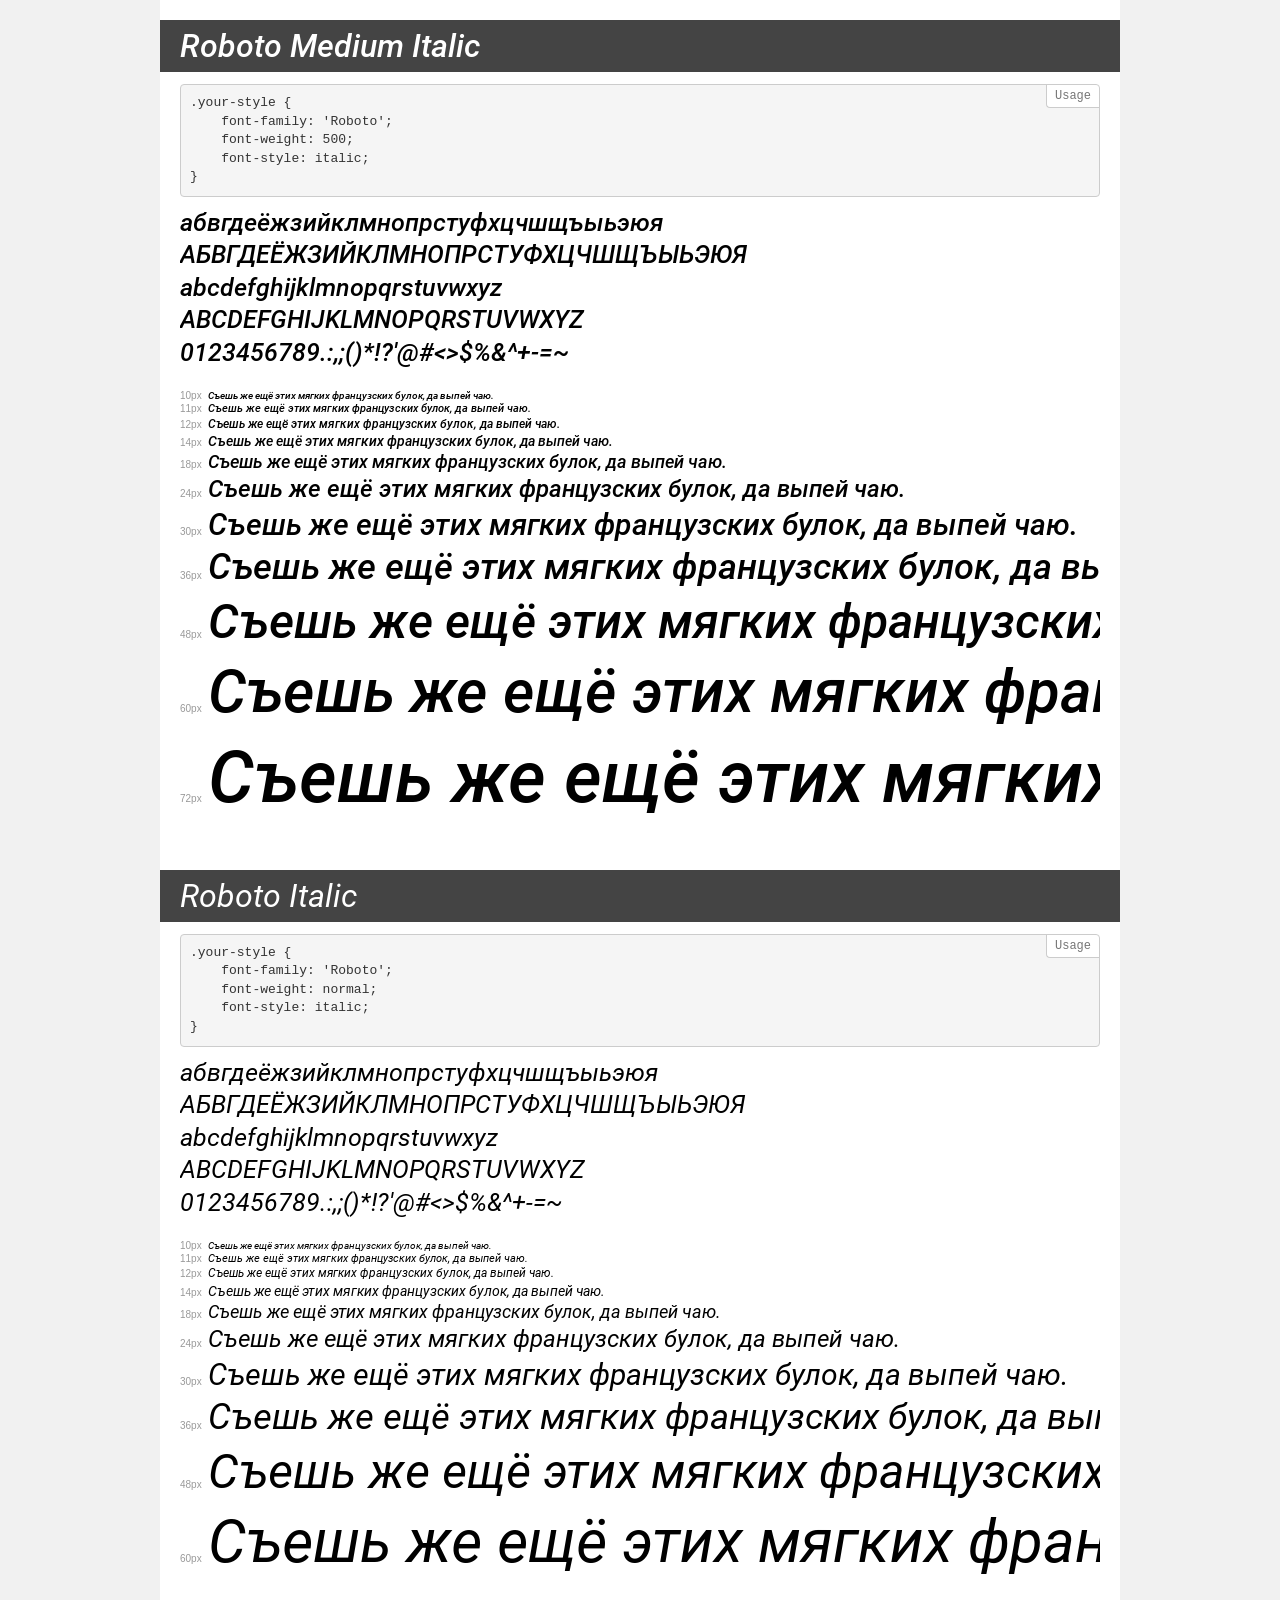
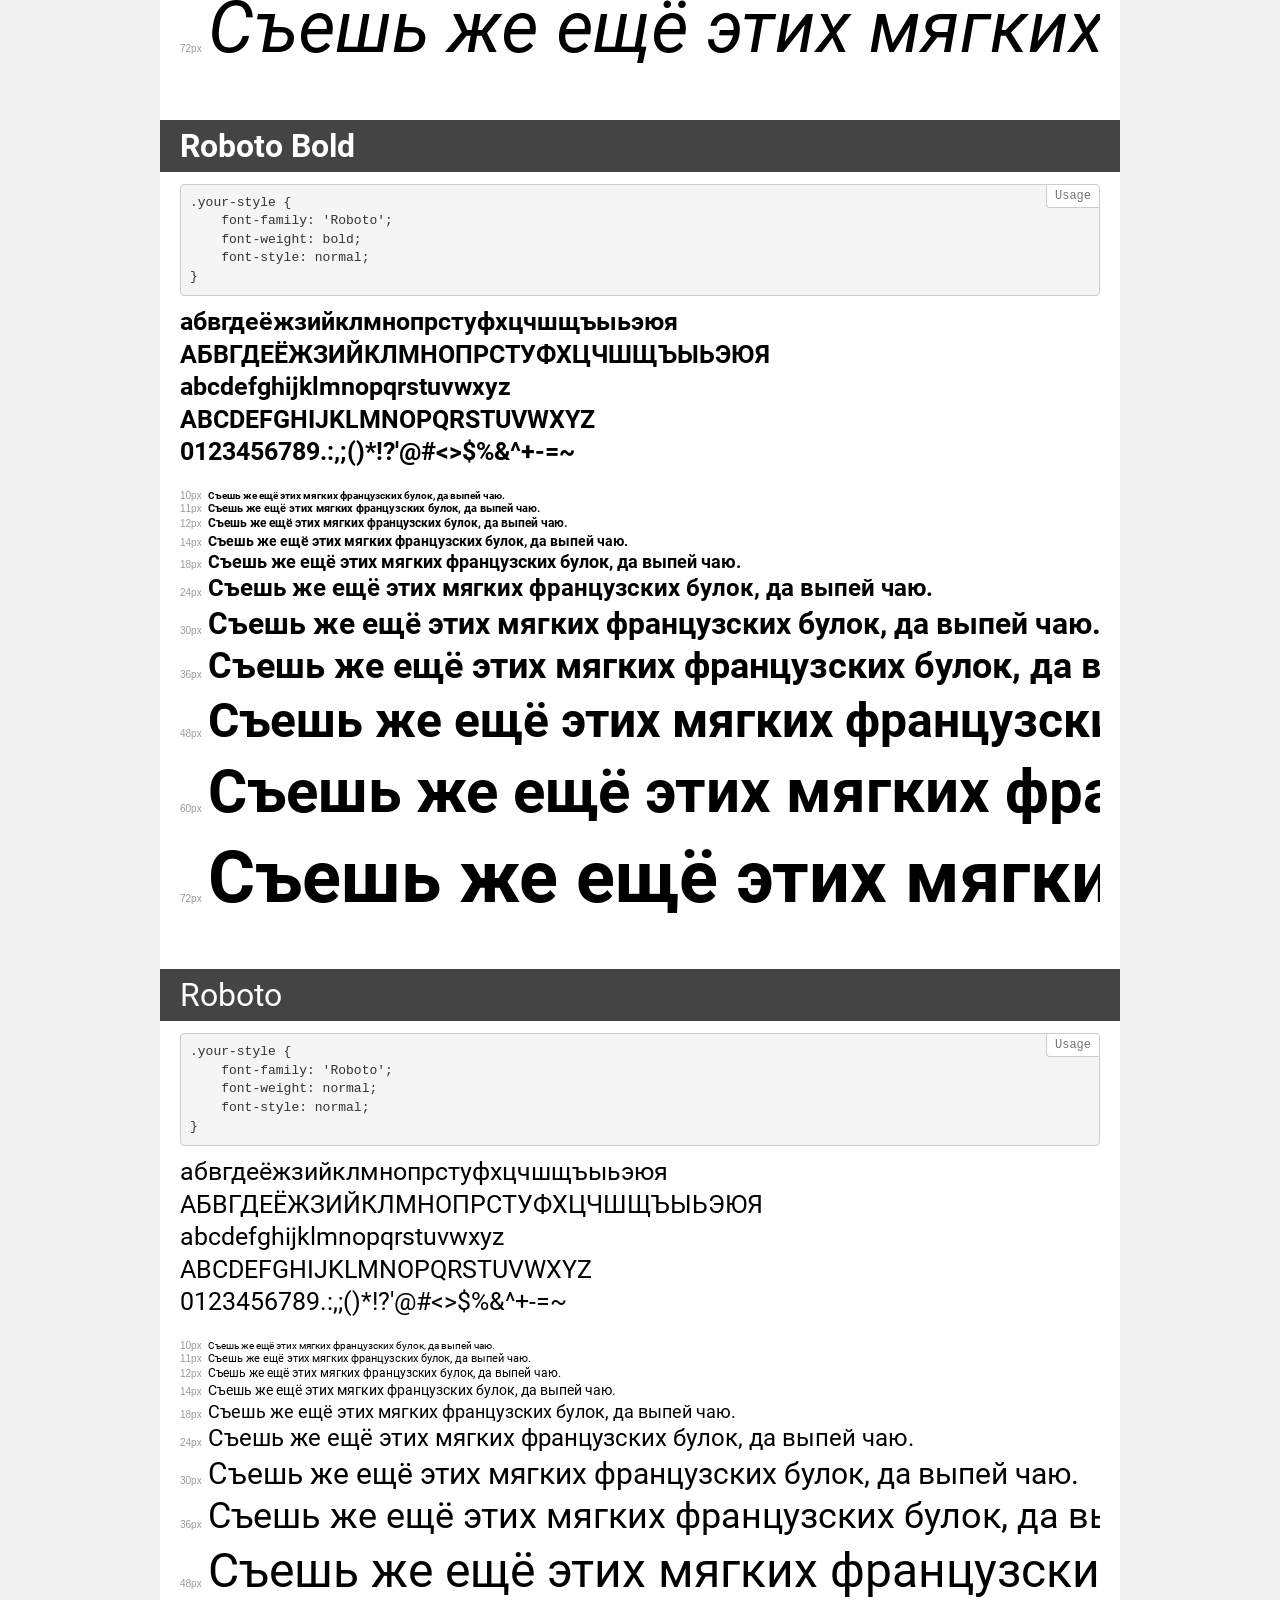
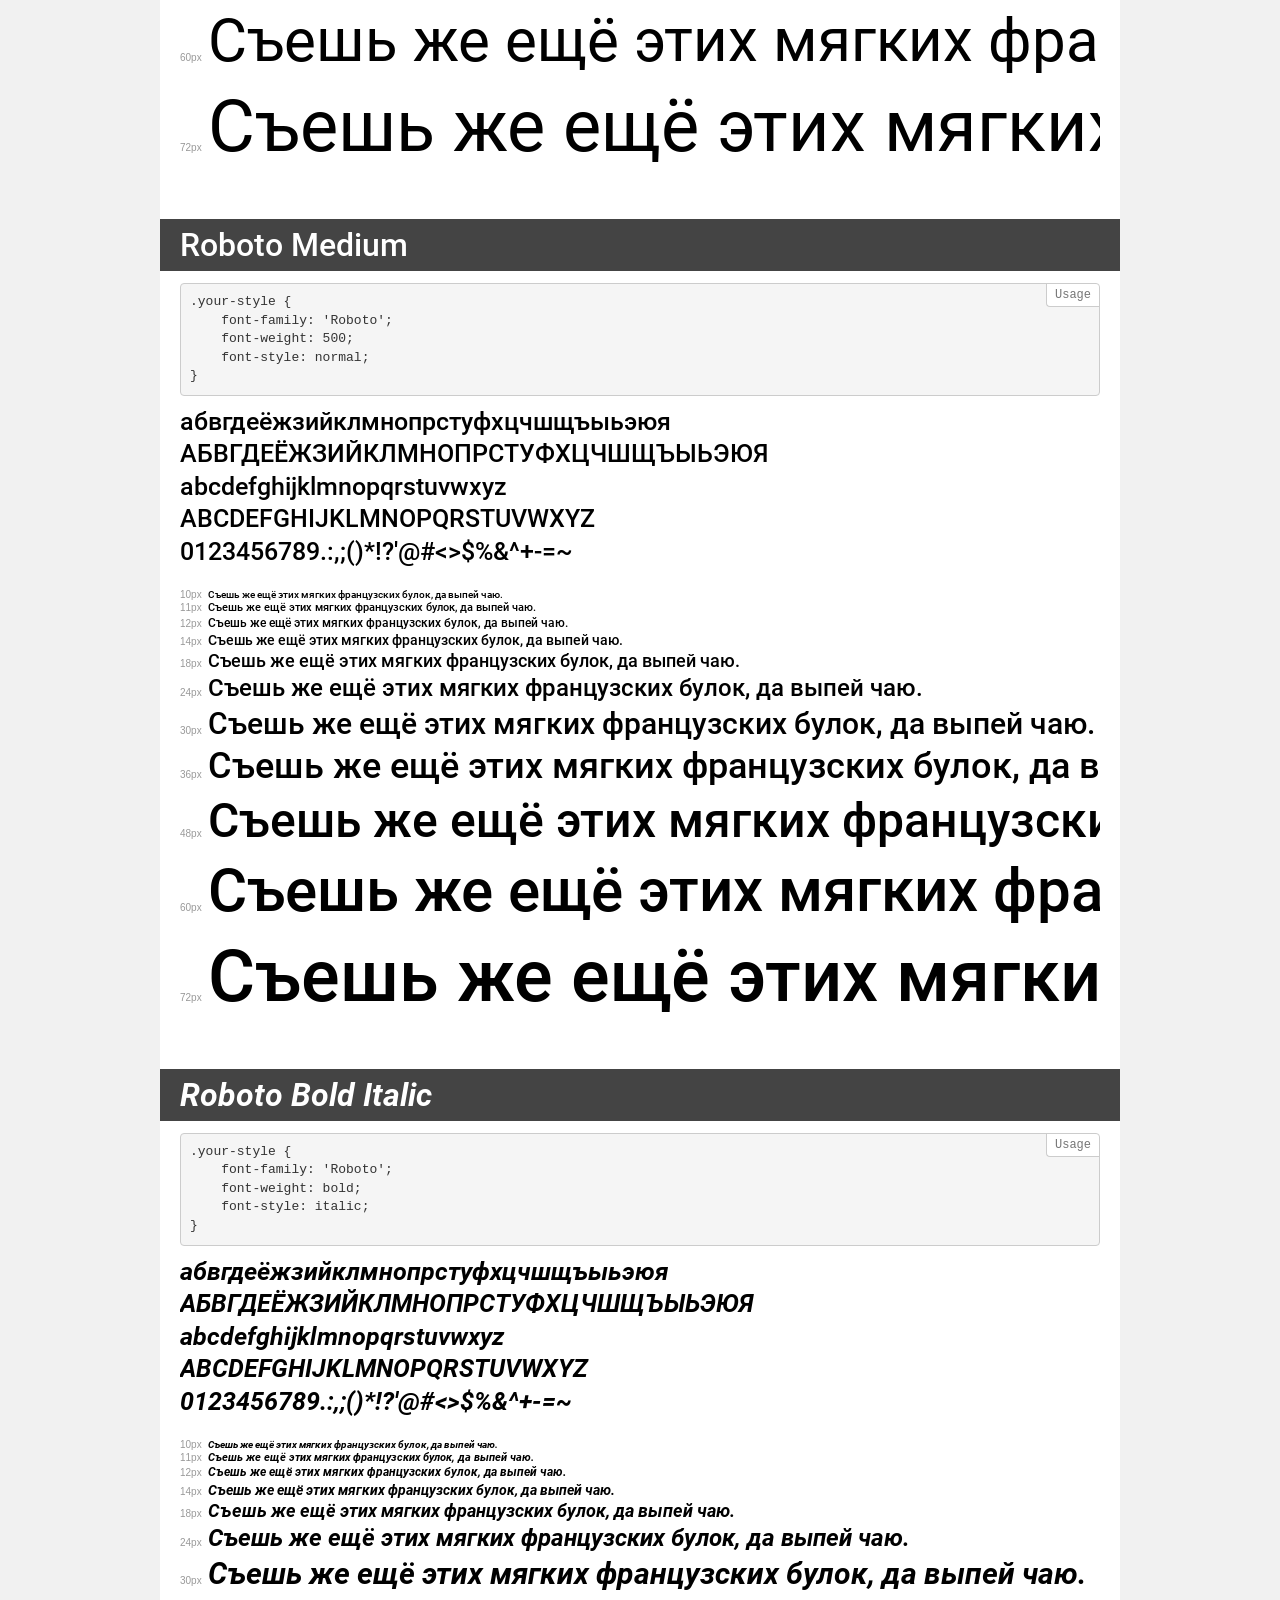
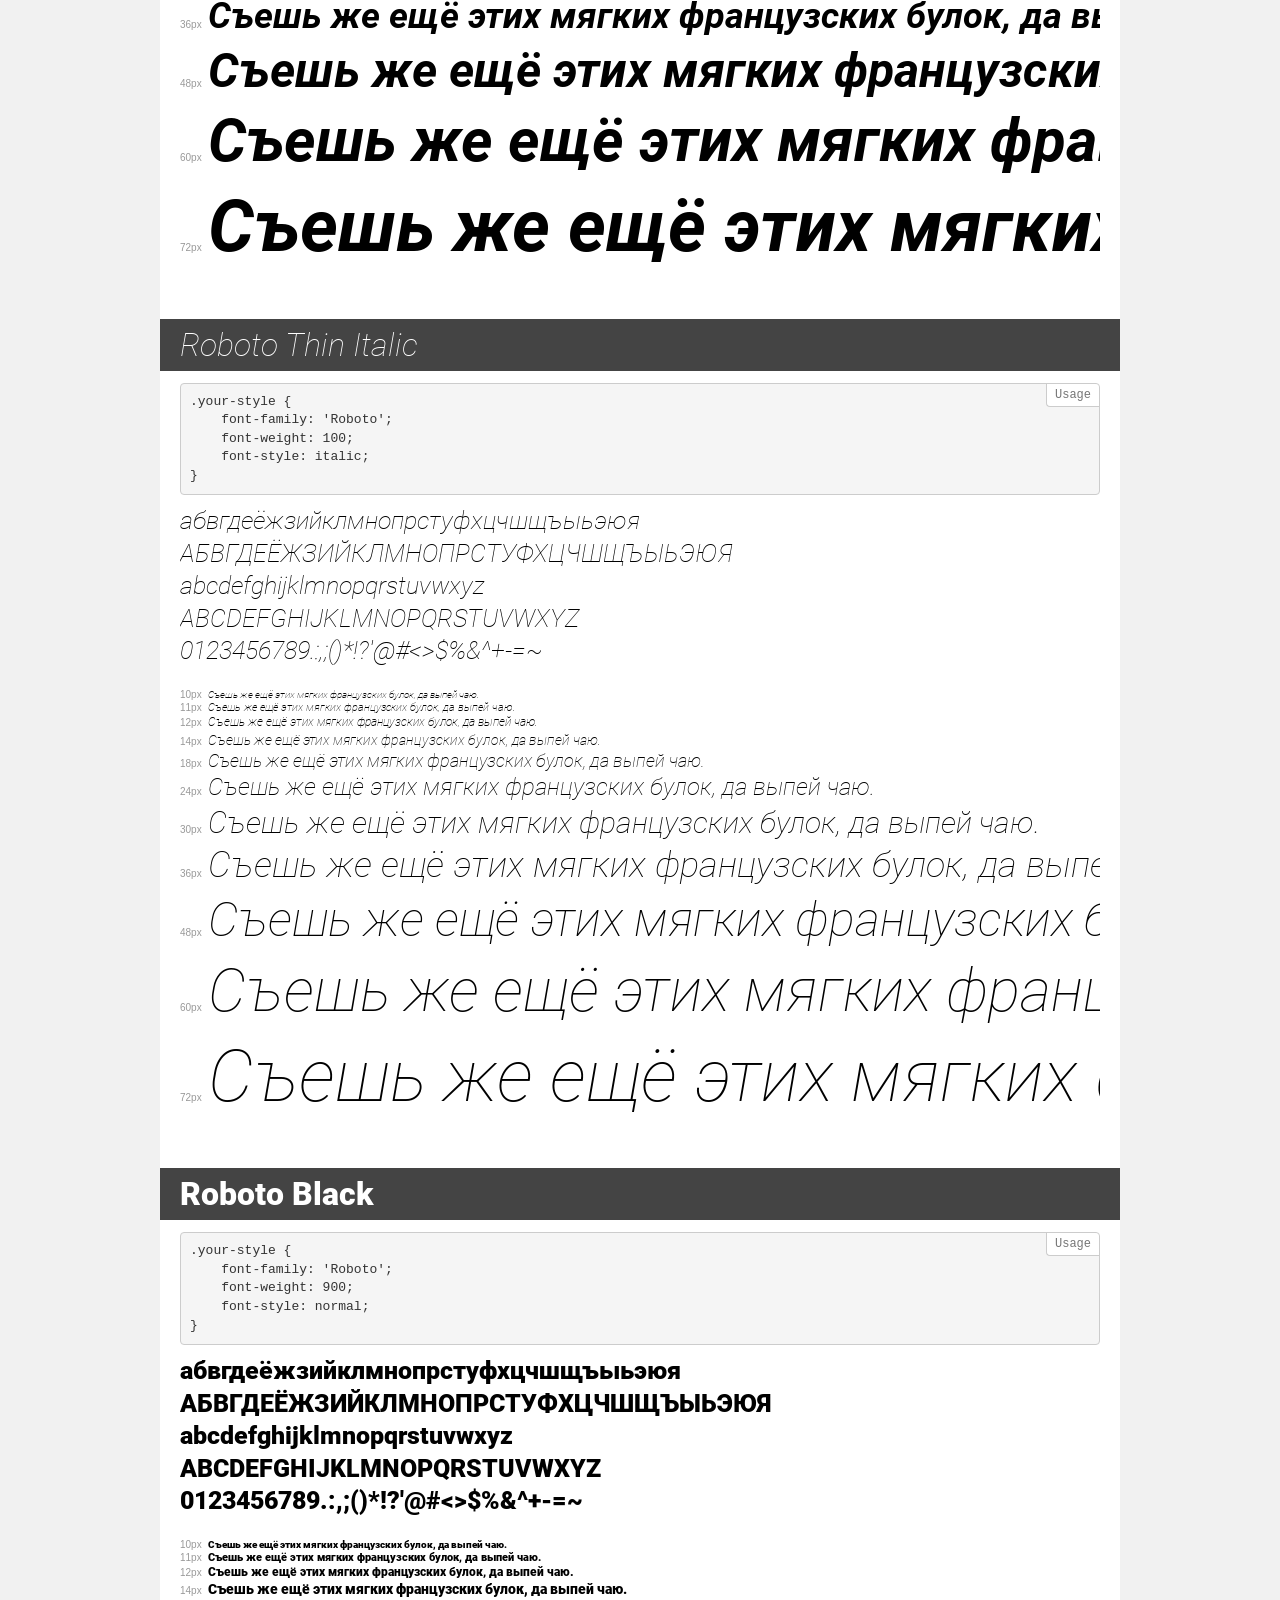
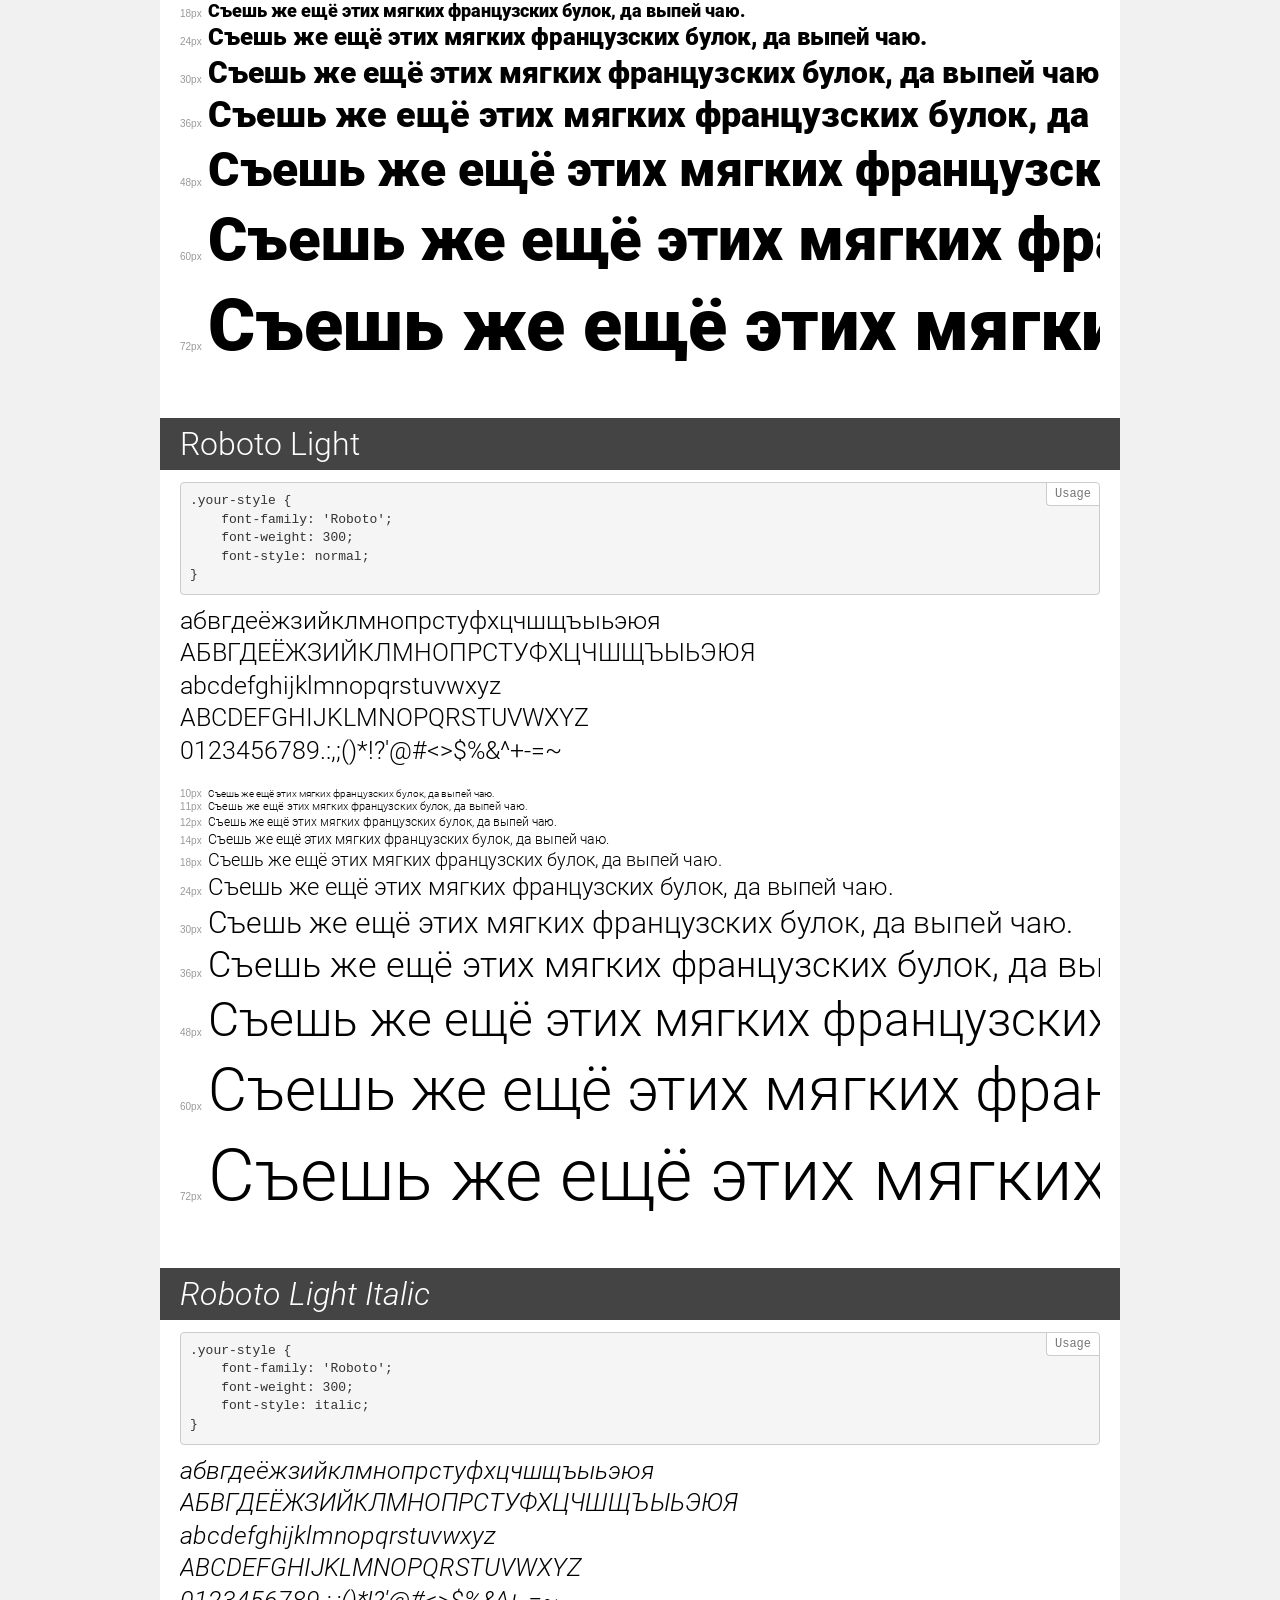
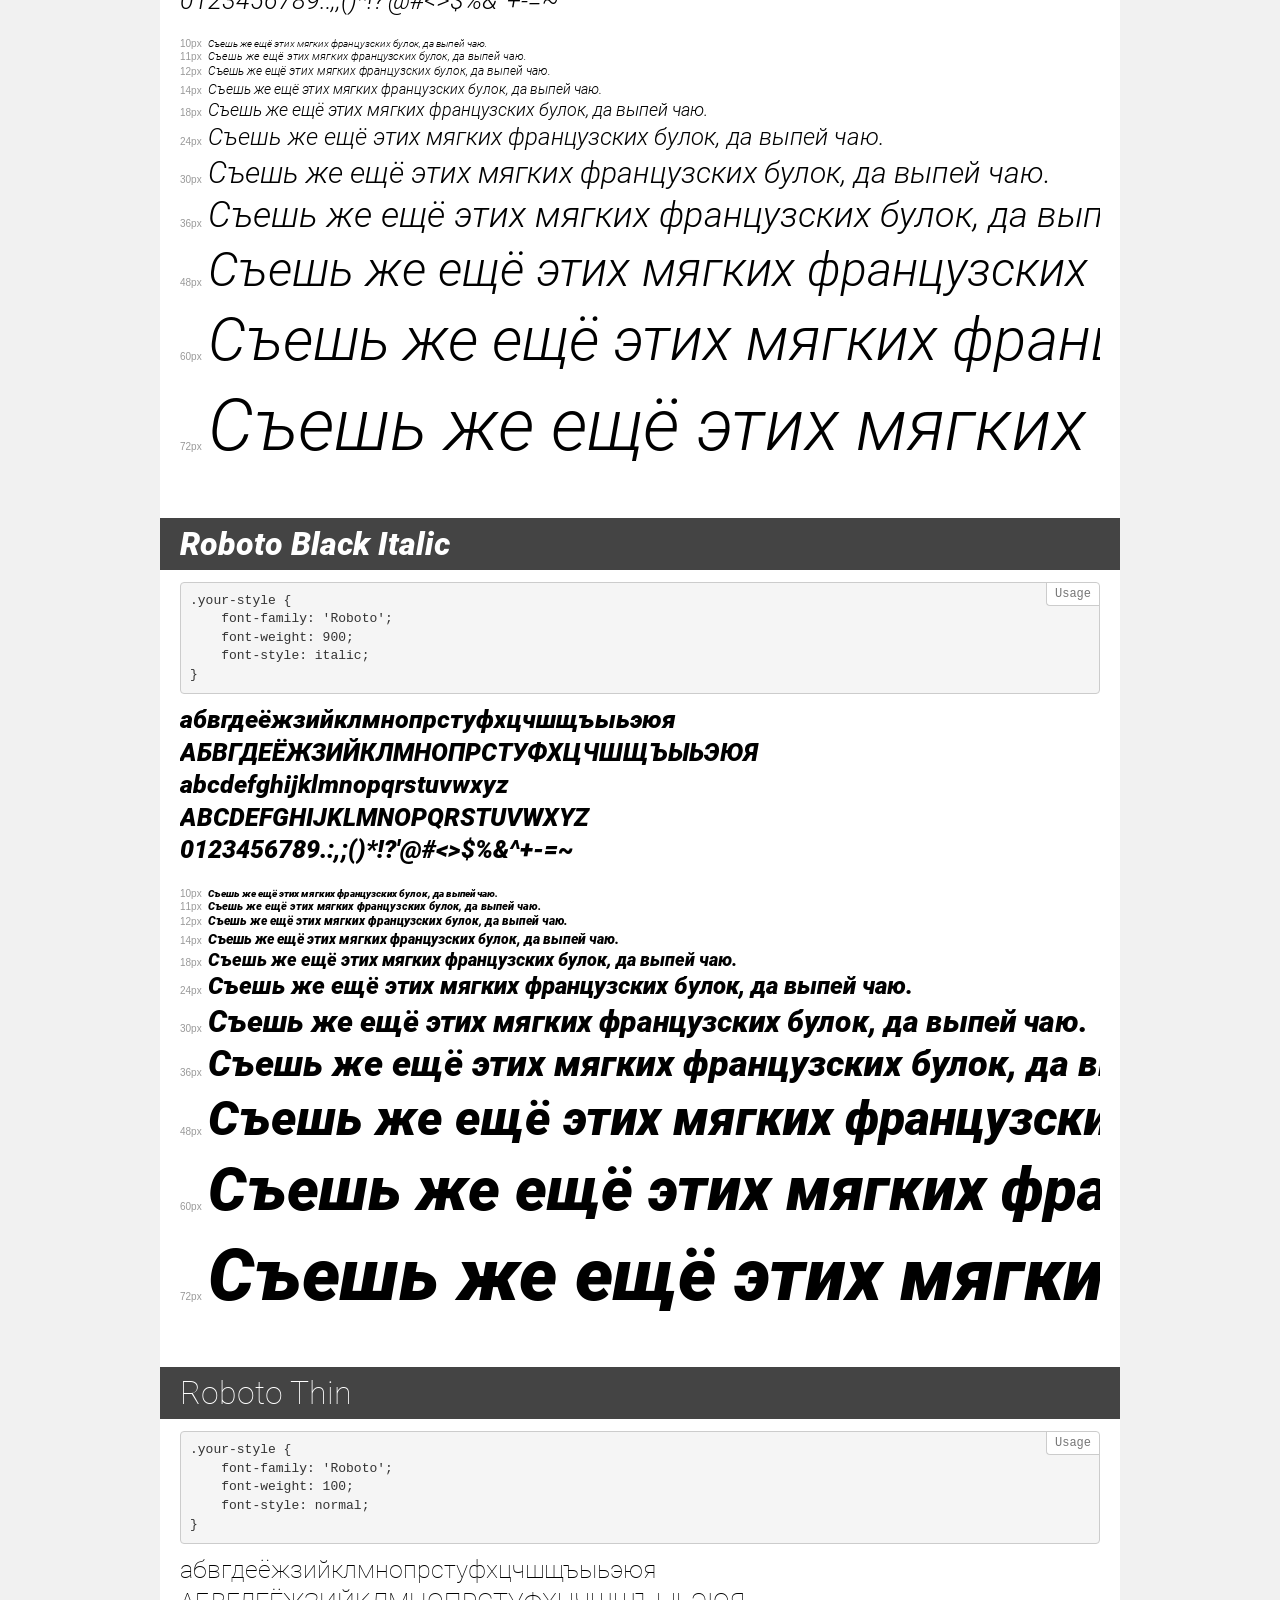
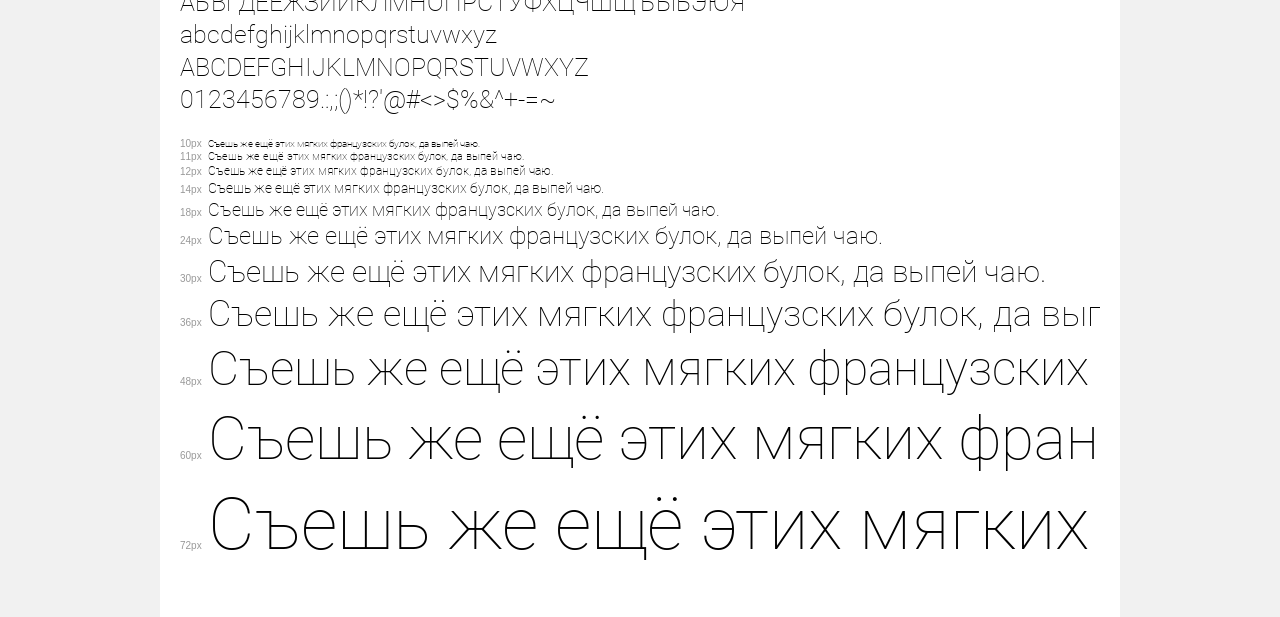
<file: fonts/Roboto/demo.html>
<!DOCTYPE html>
<html>
<head>
    <meta charset="utf-8">
    <meta http-equiv="X-UA-Compatible" content="IE=edge">
    <meta name="viewport" content="width=device-width, initial-scale=1">
    <meta name="robots" content="noindex, noarchive">
    <title>Transfonter demo</title>
    <link href="stylesheet.css" rel="stylesheet">
    <style>
        /*
        http://meyerweb.com/eric/tools/css/reset/
        v2.0 | 20110126
        License: none (public domain)
        */
        html, body, div, span, applet, object, iframe,
        h1, h2, h3, h4, h5, h6, p, blockquote, pre,
        a, abbr, acronym, address, big, cite, code,
        del, dfn, em, img, ins, kbd, q, s, samp,
        small, strike, strong, sub, sup, tt, var,
        b, u, i, center,
        dl, dt, dd, ol, ul, li,
        fieldset, form, label, legend,
        table, caption, tbody, tfoot, thead, tr, th, td,
        article, aside, canvas, details, embed,
        figure, figcaption, footer, header, hgroup,
        menu, nav, output, ruby, section, summary,
        time, mark, audio, video {
            margin: 0;
            padding: 0;
            border: 0;
            font-size: 100%;
            font: inherit;
            vertical-align: baseline;
        }
        /* HTML5 display-role reset for older browsers */
        article, aside, details, figcaption, figure,
        footer, header, hgroup, menu, nav, section {
            display: block;
        }
        body {
            line-height: 1;
        }
        ol, ul {
            list-style: none;
        }
        blockquote, q {
            quotes: none;
        }
        blockquote:before, blockquote:after,
        q:before, q:after {
            content: '';
            content: none;
        }
        table {
            border-collapse: collapse;
            border-spacing: 0;
        }
        /* common styles */
        body {
            background: #f1f1f1;
            color: #000;
        }
        .page {
            background: #fff;
            width: 920px;
            margin: 0 auto;
            padding: 20px 20px 0 20px;
            overflow: hidden;
        }
        .font-container {
            overflow-x: auto;
            overflow-y: hidden;
            margin-bottom: 40px;
            line-height: 1.3;
            white-space: nowrap;
            padding-bottom: 5px;
        }
        h1 {
            position: relative;
            background: #444;
            font-size: 32px;
            color: #fff;
            padding: 10px 20px;
            margin: 0 -20px 12px -20px;
        }
        .letters {
            font-size: 25px;
            margin-bottom: 20px;
        }
        .s10:before {
            content: '10px';
        }
        .s11:before {
            content: '11px';
        }
        .s12:before {
            content: '12px';
        }
        .s14:before {
            content: '14px';
        }
        .s18:before {
            content: '18px';
        }
        .s24:before {
            content: '24px';
        }
        .s30:before {
            content: '30px';
        }
        .s36:before {
            content: '36px';
        }
        .s48:before {
            content: '48px';
        }
        .s60:before {
            content: '60px';
        }
        .s72:before {
            content: '72px';
        }
        .s10:before, .s11:before, .s12:before, .s14:before,
        .s18:before, .s24:before, .s30:before, .s36:before,
        .s48:before, .s60:before, .s72:before {
            font-family: Arial, sans-serif;
            font-size: 10px;
            font-weight: normal;
            font-style: normal;
            color: #999;
            padding-right: 6px;
        }
        pre {
            display: block;
            position: relative;
            padding: 9px;
            margin: 0 0 10px;
            font-family: Monaco, Menlo, Consolas, "Courier New", monospace !important;
            font-size: 13px;
            line-height: 1.428571429;
            color: #333;
            font-weight: normal !important;
            font-style: normal !important;
            background-color: #f5f5f5;
            border: 1px solid #ccc;
            overflow-x: auto;
            border-radius: 4px;
        }
        pre:after {
            display: block;
            position: absolute;
            right: 0;
            top: 0;
            content: 'Usage';
            line-height: 1;
            padding: 5px 8px;
            font-size: 12px;
            color: #767676;
            background-color: #fff;
            border: 1px solid #ccc;
            border-right: none;
            border-top: none;
            border-radius: 0 4px 0 4px;
            z-index: 10;
        }
        /* responsive */
        @media (max-width: 959px) {
            .page {
                width: auto;
                margin: 0;
            }
        }
    </style>
</head>
<body>
<div class="page">
    <div class="demo" style="font-family: 'Roboto'; font-weight: 500; font-style: italic;">
        <h1>Roboto Medium Italic</h1>
        <pre>.your-style {
    font-family: 'Roboto';
    font-weight: 500;
    font-style: italic;
}</pre>
        <div class="font-container">
            <p class="letters">
                абвгдеёжзийклмнопрстуфхцчшщъыьэюя<br>
АБВГДЕЁЖЗИЙКЛМНОПРСТУФХЦЧШЩЪЫЬЭЮЯ<br>
abcdefghijklmnopqrstuvwxyz<br>
ABCDEFGHIJKLMNOPQRSTUVWXYZ<br>
                0123456789.:,;()*!?'@#<>$%&^+-=~
            </p>
            <p class="s10" style="font-size: 10px;">Съешь же ещё этих мягких французских булок, да выпей чаю.</p>
            <p class="s11" style="font-size: 11px;">Съешь же ещё этих мягких французских булок, да выпей чаю.</p>
            <p class="s12" style="font-size: 12px;">Съешь же ещё этих мягких французских булок, да выпей чаю.</p>
            <p class="s14" style="font-size: 14px;">Съешь же ещё этих мягких французских булок, да выпей чаю.</p>
            <p class="s18" style="font-size: 18px;">Съешь же ещё этих мягких французских булок, да выпей чаю.</p>
            <p class="s24" style="font-size: 24px;">Съешь же ещё этих мягких французских булок, да выпей чаю.</p>
            <p class="s30" style="font-size: 30px;">Съешь же ещё этих мягких французских булок, да выпей чаю.</p>
            <p class="s36" style="font-size: 36px;">Съешь же ещё этих мягких французских булок, да выпей чаю.</p>
            <p class="s48" style="font-size: 48px;">Съешь же ещё этих мягких французских булок, да выпей чаю.</p>
            <p class="s60" style="font-size: 60px;">Съешь же ещё этих мягких французских булок, да выпей чаю.</p>
            <p class="s72" style="font-size: 72px;">Съешь же ещё этих мягких французских булок, да выпей чаю.</p>
        </div>
    </div>
    <div class="demo" style="font-family: 'Roboto'; font-weight: normal; font-style: italic;">
        <h1>Roboto Italic</h1>
        <pre>.your-style {
    font-family: 'Roboto';
    font-weight: normal;
    font-style: italic;
}</pre>
        <div class="font-container">
            <p class="letters">
                абвгдеёжзийклмнопрстуфхцчшщъыьэюя<br>
АБВГДЕЁЖЗИЙКЛМНОПРСТУФХЦЧШЩЪЫЬЭЮЯ<br>
abcdefghijklmnopqrstuvwxyz<br>
ABCDEFGHIJKLMNOPQRSTUVWXYZ<br>
                0123456789.:,;()*!?'@#<>$%&^+-=~
            </p>
            <p class="s10" style="font-size: 10px;">Съешь же ещё этих мягких французских булок, да выпей чаю.</p>
            <p class="s11" style="font-size: 11px;">Съешь же ещё этих мягких французских булок, да выпей чаю.</p>
            <p class="s12" style="font-size: 12px;">Съешь же ещё этих мягких французских булок, да выпей чаю.</p>
            <p class="s14" style="font-size: 14px;">Съешь же ещё этих мягких французских булок, да выпей чаю.</p>
            <p class="s18" style="font-size: 18px;">Съешь же ещё этих мягких французских булок, да выпей чаю.</p>
            <p class="s24" style="font-size: 24px;">Съешь же ещё этих мягких французских булок, да выпей чаю.</p>
            <p class="s30" style="font-size: 30px;">Съешь же ещё этих мягких французских булок, да выпей чаю.</p>
            <p class="s36" style="font-size: 36px;">Съешь же ещё этих мягких французских булок, да выпей чаю.</p>
            <p class="s48" style="font-size: 48px;">Съешь же ещё этих мягких французских булок, да выпей чаю.</p>
            <p class="s60" style="font-size: 60px;">Съешь же ещё этих мягких французских булок, да выпей чаю.</p>
            <p class="s72" style="font-size: 72px;">Съешь же ещё этих мягких французских булок, да выпей чаю.</p>
        </div>
    </div>
    <div class="demo" style="font-family: 'Roboto'; font-weight: bold; font-style: normal;">
        <h1>Roboto Bold</h1>
        <pre>.your-style {
    font-family: 'Roboto';
    font-weight: bold;
    font-style: normal;
}</pre>
        <div class="font-container">
            <p class="letters">
                абвгдеёжзийклмнопрстуфхцчшщъыьэюя<br>
АБВГДЕЁЖЗИЙКЛМНОПРСТУФХЦЧШЩЪЫЬЭЮЯ<br>
abcdefghijklmnopqrstuvwxyz<br>
ABCDEFGHIJKLMNOPQRSTUVWXYZ<br>
                0123456789.:,;()*!?'@#<>$%&^+-=~
            </p>
            <p class="s10" style="font-size: 10px;">Съешь же ещё этих мягких французских булок, да выпей чаю.</p>
            <p class="s11" style="font-size: 11px;">Съешь же ещё этих мягких французских булок, да выпей чаю.</p>
            <p class="s12" style="font-size: 12px;">Съешь же ещё этих мягких французских булок, да выпей чаю.</p>
            <p class="s14" style="font-size: 14px;">Съешь же ещё этих мягких французских булок, да выпей чаю.</p>
            <p class="s18" style="font-size: 18px;">Съешь же ещё этих мягких французских булок, да выпей чаю.</p>
            <p class="s24" style="font-size: 24px;">Съешь же ещё этих мягких французских булок, да выпей чаю.</p>
            <p class="s30" style="font-size: 30px;">Съешь же ещё этих мягких французских булок, да выпей чаю.</p>
            <p class="s36" style="font-size: 36px;">Съешь же ещё этих мягких французских булок, да выпей чаю.</p>
            <p class="s48" style="font-size: 48px;">Съешь же ещё этих мягких французских булок, да выпей чаю.</p>
            <p class="s60" style="font-size: 60px;">Съешь же ещё этих мягких французских булок, да выпей чаю.</p>
            <p class="s72" style="font-size: 72px;">Съешь же ещё этих мягких французских булок, да выпей чаю.</p>
        </div>
    </div>
    <div class="demo" style="font-family: 'Roboto'; font-weight: normal; font-style: normal;">
        <h1>Roboto</h1>
        <pre>.your-style {
    font-family: 'Roboto';
    font-weight: normal;
    font-style: normal;
}</pre>
        <div class="font-container">
            <p class="letters">
                абвгдеёжзийклмнопрстуфхцчшщъыьэюя<br>
АБВГДЕЁЖЗИЙКЛМНОПРСТУФХЦЧШЩЪЫЬЭЮЯ<br>
abcdefghijklmnopqrstuvwxyz<br>
ABCDEFGHIJKLMNOPQRSTUVWXYZ<br>
                0123456789.:,;()*!?'@#<>$%&^+-=~
            </p>
            <p class="s10" style="font-size: 10px;">Съешь же ещё этих мягких французских булок, да выпей чаю.</p>
            <p class="s11" style="font-size: 11px;">Съешь же ещё этих мягких французских булок, да выпей чаю.</p>
            <p class="s12" style="font-size: 12px;">Съешь же ещё этих мягких французских булок, да выпей чаю.</p>
            <p class="s14" style="font-size: 14px;">Съешь же ещё этих мягких французских булок, да выпей чаю.</p>
            <p class="s18" style="font-size: 18px;">Съешь же ещё этих мягких французских булок, да выпей чаю.</p>
            <p class="s24" style="font-size: 24px;">Съешь же ещё этих мягких французских булок, да выпей чаю.</p>
            <p class="s30" style="font-size: 30px;">Съешь же ещё этих мягких французских булок, да выпей чаю.</p>
            <p class="s36" style="font-size: 36px;">Съешь же ещё этих мягких французских булок, да выпей чаю.</p>
            <p class="s48" style="font-size: 48px;">Съешь же ещё этих мягких французских булок, да выпей чаю.</p>
            <p class="s60" style="font-size: 60px;">Съешь же ещё этих мягких французских булок, да выпей чаю.</p>
            <p class="s72" style="font-size: 72px;">Съешь же ещё этих мягких французских булок, да выпей чаю.</p>
        </div>
    </div>
    <div class="demo" style="font-family: 'Roboto'; font-weight: 500; font-style: normal;">
        <h1>Roboto Medium</h1>
        <pre>.your-style {
    font-family: 'Roboto';
    font-weight: 500;
    font-style: normal;
}</pre>
        <div class="font-container">
            <p class="letters">
                абвгдеёжзийклмнопрстуфхцчшщъыьэюя<br>
АБВГДЕЁЖЗИЙКЛМНОПРСТУФХЦЧШЩЪЫЬЭЮЯ<br>
abcdefghijklmnopqrstuvwxyz<br>
ABCDEFGHIJKLMNOPQRSTUVWXYZ<br>
                0123456789.:,;()*!?'@#<>$%&^+-=~
            </p>
            <p class="s10" style="font-size: 10px;">Съешь же ещё этих мягких французских булок, да выпей чаю.</p>
            <p class="s11" style="font-size: 11px;">Съешь же ещё этих мягких французских булок, да выпей чаю.</p>
            <p class="s12" style="font-size: 12px;">Съешь же ещё этих мягких французских булок, да выпей чаю.</p>
            <p class="s14" style="font-size: 14px;">Съешь же ещё этих мягких французских булок, да выпей чаю.</p>
            <p class="s18" style="font-size: 18px;">Съешь же ещё этих мягких французских булок, да выпей чаю.</p>
            <p class="s24" style="font-size: 24px;">Съешь же ещё этих мягких французских булок, да выпей чаю.</p>
            <p class="s30" style="font-size: 30px;">Съешь же ещё этих мягких французских булок, да выпей чаю.</p>
            <p class="s36" style="font-size: 36px;">Съешь же ещё этих мягких французских булок, да выпей чаю.</p>
            <p class="s48" style="font-size: 48px;">Съешь же ещё этих мягких французских булок, да выпей чаю.</p>
            <p class="s60" style="font-size: 60px;">Съешь же ещё этих мягких французских булок, да выпей чаю.</p>
            <p class="s72" style="font-size: 72px;">Съешь же ещё этих мягких французских булок, да выпей чаю.</p>
        </div>
    </div>
    <div class="demo" style="font-family: 'Roboto'; font-weight: bold; font-style: italic;">
        <h1>Roboto Bold Italic</h1>
        <pre>.your-style {
    font-family: 'Roboto';
    font-weight: bold;
    font-style: italic;
}</pre>
        <div class="font-container">
            <p class="letters">
                абвгдеёжзийклмнопрстуфхцчшщъыьэюя<br>
АБВГДЕЁЖЗИЙКЛМНОПРСТУФХЦЧШЩЪЫЬЭЮЯ<br>
abcdefghijklmnopqrstuvwxyz<br>
ABCDEFGHIJKLMNOPQRSTUVWXYZ<br>
                0123456789.:,;()*!?'@#<>$%&^+-=~
            </p>
            <p class="s10" style="font-size: 10px;">Съешь же ещё этих мягких французских булок, да выпей чаю.</p>
            <p class="s11" style="font-size: 11px;">Съешь же ещё этих мягких французских булок, да выпей чаю.</p>
            <p class="s12" style="font-size: 12px;">Съешь же ещё этих мягких французских булок, да выпей чаю.</p>
            <p class="s14" style="font-size: 14px;">Съешь же ещё этих мягких французских булок, да выпей чаю.</p>
            <p class="s18" style="font-size: 18px;">Съешь же ещё этих мягких французских булок, да выпей чаю.</p>
            <p class="s24" style="font-size: 24px;">Съешь же ещё этих мягких французских булок, да выпей чаю.</p>
            <p class="s30" style="font-size: 30px;">Съешь же ещё этих мягких французских булок, да выпей чаю.</p>
            <p class="s36" style="font-size: 36px;">Съешь же ещё этих мягких французских булок, да выпей чаю.</p>
            <p class="s48" style="font-size: 48px;">Съешь же ещё этих мягких французских булок, да выпей чаю.</p>
            <p class="s60" style="font-size: 60px;">Съешь же ещё этих мягких французских булок, да выпей чаю.</p>
            <p class="s72" style="font-size: 72px;">Съешь же ещё этих мягких французских булок, да выпей чаю.</p>
        </div>
    </div>
    <div class="demo" style="font-family: 'Roboto'; font-weight: 100; font-style: italic;">
        <h1>Roboto Thin Italic</h1>
        <pre>.your-style {
    font-family: 'Roboto';
    font-weight: 100;
    font-style: italic;
}</pre>
        <div class="font-container">
            <p class="letters">
                абвгдеёжзийклмнопрстуфхцчшщъыьэюя<br>
АБВГДЕЁЖЗИЙКЛМНОПРСТУФХЦЧШЩЪЫЬЭЮЯ<br>
abcdefghijklmnopqrstuvwxyz<br>
ABCDEFGHIJKLMNOPQRSTUVWXYZ<br>
                0123456789.:,;()*!?'@#<>$%&^+-=~
            </p>
            <p class="s10" style="font-size: 10px;">Съешь же ещё этих мягких французских булок, да выпей чаю.</p>
            <p class="s11" style="font-size: 11px;">Съешь же ещё этих мягких французских булок, да выпей чаю.</p>
            <p class="s12" style="font-size: 12px;">Съешь же ещё этих мягких французских булок, да выпей чаю.</p>
            <p class="s14" style="font-size: 14px;">Съешь же ещё этих мягких французских булок, да выпей чаю.</p>
            <p class="s18" style="font-size: 18px;">Съешь же ещё этих мягких французских булок, да выпей чаю.</p>
            <p class="s24" style="font-size: 24px;">Съешь же ещё этих мягких французских булок, да выпей чаю.</p>
            <p class="s30" style="font-size: 30px;">Съешь же ещё этих мягких французских булок, да выпей чаю.</p>
            <p class="s36" style="font-size: 36px;">Съешь же ещё этих мягких французских булок, да выпей чаю.</p>
            <p class="s48" style="font-size: 48px;">Съешь же ещё этих мягких французских булок, да выпей чаю.</p>
            <p class="s60" style="font-size: 60px;">Съешь же ещё этих мягких французских булок, да выпей чаю.</p>
            <p class="s72" style="font-size: 72px;">Съешь же ещё этих мягких французских булок, да выпей чаю.</p>
        </div>
    </div>
    <div class="demo" style="font-family: 'Roboto'; font-weight: 900; font-style: normal;">
        <h1>Roboto Black</h1>
        <pre>.your-style {
    font-family: 'Roboto';
    font-weight: 900;
    font-style: normal;
}</pre>
        <div class="font-container">
            <p class="letters">
                абвгдеёжзийклмнопрстуфхцчшщъыьэюя<br>
АБВГДЕЁЖЗИЙКЛМНОПРСТУФХЦЧШЩЪЫЬЭЮЯ<br>
abcdefghijklmnopqrstuvwxyz<br>
ABCDEFGHIJKLMNOPQRSTUVWXYZ<br>
                0123456789.:,;()*!?'@#<>$%&^+-=~
            </p>
            <p class="s10" style="font-size: 10px;">Съешь же ещё этих мягких французских булок, да выпей чаю.</p>
            <p class="s11" style="font-size: 11px;">Съешь же ещё этих мягких французских булок, да выпей чаю.</p>
            <p class="s12" style="font-size: 12px;">Съешь же ещё этих мягких французских булок, да выпей чаю.</p>
            <p class="s14" style="font-size: 14px;">Съешь же ещё этих мягких французских булок, да выпей чаю.</p>
            <p class="s18" style="font-size: 18px;">Съешь же ещё этих мягких французских булок, да выпей чаю.</p>
            <p class="s24" style="font-size: 24px;">Съешь же ещё этих мягких французских булок, да выпей чаю.</p>
            <p class="s30" style="font-size: 30px;">Съешь же ещё этих мягких французских булок, да выпей чаю.</p>
            <p class="s36" style="font-size: 36px;">Съешь же ещё этих мягких французских булок, да выпей чаю.</p>
            <p class="s48" style="font-size: 48px;">Съешь же ещё этих мягких французских булок, да выпей чаю.</p>
            <p class="s60" style="font-size: 60px;">Съешь же ещё этих мягких французских булок, да выпей чаю.</p>
            <p class="s72" style="font-size: 72px;">Съешь же ещё этих мягких французских булок, да выпей чаю.</p>
        </div>
    </div>
    <div class="demo" style="font-family: 'Roboto'; font-weight: 300; font-style: normal;">
        <h1>Roboto Light</h1>
        <pre>.your-style {
    font-family: 'Roboto';
    font-weight: 300;
    font-style: normal;
}</pre>
        <div class="font-container">
            <p class="letters">
                абвгдеёжзийклмнопрстуфхцчшщъыьэюя<br>
АБВГДЕЁЖЗИЙКЛМНОПРСТУФХЦЧШЩЪЫЬЭЮЯ<br>
abcdefghijklmnopqrstuvwxyz<br>
ABCDEFGHIJKLMNOPQRSTUVWXYZ<br>
                0123456789.:,;()*!?'@#<>$%&^+-=~
            </p>
            <p class="s10" style="font-size: 10px;">Съешь же ещё этих мягких французских булок, да выпей чаю.</p>
            <p class="s11" style="font-size: 11px;">Съешь же ещё этих мягких французских булок, да выпей чаю.</p>
            <p class="s12" style="font-size: 12px;">Съешь же ещё этих мягких французских булок, да выпей чаю.</p>
            <p class="s14" style="font-size: 14px;">Съешь же ещё этих мягких французских булок, да выпей чаю.</p>
            <p class="s18" style="font-size: 18px;">Съешь же ещё этих мягких французских булок, да выпей чаю.</p>
            <p class="s24" style="font-size: 24px;">Съешь же ещё этих мягких французских булок, да выпей чаю.</p>
            <p class="s30" style="font-size: 30px;">Съешь же ещё этих мягких французских булок, да выпей чаю.</p>
            <p class="s36" style="font-size: 36px;">Съешь же ещё этих мягких французских булок, да выпей чаю.</p>
            <p class="s48" style="font-size: 48px;">Съешь же ещё этих мягких французских булок, да выпей чаю.</p>
            <p class="s60" style="font-size: 60px;">Съешь же ещё этих мягких французских булок, да выпей чаю.</p>
            <p class="s72" style="font-size: 72px;">Съешь же ещё этих мягких французских булок, да выпей чаю.</p>
        </div>
    </div>
    <div class="demo" style="font-family: 'Roboto'; font-weight: 300; font-style: italic;">
        <h1>Roboto Light Italic</h1>
        <pre>.your-style {
    font-family: 'Roboto';
    font-weight: 300;
    font-style: italic;
}</pre>
        <div class="font-container">
            <p class="letters">
                абвгдеёжзийклмнопрстуфхцчшщъыьэюя<br>
АБВГДЕЁЖЗИЙКЛМНОПРСТУФХЦЧШЩЪЫЬЭЮЯ<br>
abcdefghijklmnopqrstuvwxyz<br>
ABCDEFGHIJKLMNOPQRSTUVWXYZ<br>
                0123456789.:,;()*!?'@#<>$%&^+-=~
            </p>
            <p class="s10" style="font-size: 10px;">Съешь же ещё этих мягких французских булок, да выпей чаю.</p>
            <p class="s11" style="font-size: 11px;">Съешь же ещё этих мягких французских булок, да выпей чаю.</p>
            <p class="s12" style="font-size: 12px;">Съешь же ещё этих мягких французских булок, да выпей чаю.</p>
            <p class="s14" style="font-size: 14px;">Съешь же ещё этих мягких французских булок, да выпей чаю.</p>
            <p class="s18" style="font-size: 18px;">Съешь же ещё этих мягких французских булок, да выпей чаю.</p>
            <p class="s24" style="font-size: 24px;">Съешь же ещё этих мягких французских булок, да выпей чаю.</p>
            <p class="s30" style="font-size: 30px;">Съешь же ещё этих мягких французских булок, да выпей чаю.</p>
            <p class="s36" style="font-size: 36px;">Съешь же ещё этих мягких французских булок, да выпей чаю.</p>
            <p class="s48" style="font-size: 48px;">Съешь же ещё этих мягких французских булок, да выпей чаю.</p>
            <p class="s60" style="font-size: 60px;">Съешь же ещё этих мягких французских булок, да выпей чаю.</p>
            <p class="s72" style="font-size: 72px;">Съешь же ещё этих мягких французских булок, да выпей чаю.</p>
        </div>
    </div>
    <div class="demo" style="font-family: 'Roboto'; font-weight: 900; font-style: italic;">
        <h1>Roboto Black Italic</h1>
        <pre>.your-style {
    font-family: 'Roboto';
    font-weight: 900;
    font-style: italic;
}</pre>
        <div class="font-container">
            <p class="letters">
                абвгдеёжзийклмнопрстуфхцчшщъыьэюя<br>
АБВГДЕЁЖЗИЙКЛМНОПРСТУФХЦЧШЩЪЫЬЭЮЯ<br>
abcdefghijklmnopqrstuvwxyz<br>
ABCDEFGHIJKLMNOPQRSTUVWXYZ<br>
                0123456789.:,;()*!?'@#<>$%&^+-=~
            </p>
            <p class="s10" style="font-size: 10px;">Съешь же ещё этих мягких французских булок, да выпей чаю.</p>
            <p class="s11" style="font-size: 11px;">Съешь же ещё этих мягких французских булок, да выпей чаю.</p>
            <p class="s12" style="font-size: 12px;">Съешь же ещё этих мягких французских булок, да выпей чаю.</p>
            <p class="s14" style="font-size: 14px;">Съешь же ещё этих мягких французских булок, да выпей чаю.</p>
            <p class="s18" style="font-size: 18px;">Съешь же ещё этих мягких французских булок, да выпей чаю.</p>
            <p class="s24" style="font-size: 24px;">Съешь же ещё этих мягких французских булок, да выпей чаю.</p>
            <p class="s30" style="font-size: 30px;">Съешь же ещё этих мягких французских булок, да выпей чаю.</p>
            <p class="s36" style="font-size: 36px;">Съешь же ещё этих мягких французских булок, да выпей чаю.</p>
            <p class="s48" style="font-size: 48px;">Съешь же ещё этих мягких французских булок, да выпей чаю.</p>
            <p class="s60" style="font-size: 60px;">Съешь же ещё этих мягких французских булок, да выпей чаю.</p>
            <p class="s72" style="font-size: 72px;">Съешь же ещё этих мягких французских булок, да выпей чаю.</p>
        </div>
    </div>
    <div class="demo" style="font-family: 'Roboto'; font-weight: 100; font-style: normal;">
        <h1>Roboto Thin</h1>
        <pre>.your-style {
    font-family: 'Roboto';
    font-weight: 100;
    font-style: normal;
}</pre>
        <div class="font-container">
            <p class="letters">
                абвгдеёжзийклмнопрстуфхцчшщъыьэюя<br>
АБВГДЕЁЖЗИЙКЛМНОПРСТУФХЦЧШЩЪЫЬЭЮЯ<br>
abcdefghijklmnopqrstuvwxyz<br>
ABCDEFGHIJKLMNOPQRSTUVWXYZ<br>
                0123456789.:,;()*!?'@#<>$%&^+-=~
            </p>
            <p class="s10" style="font-size: 10px;">Съешь же ещё этих мягких французских булок, да выпей чаю.</p>
            <p class="s11" style="font-size: 11px;">Съешь же ещё этих мягких французских булок, да выпей чаю.</p>
            <p class="s12" style="font-size: 12px;">Съешь же ещё этих мягких французских булок, да выпей чаю.</p>
            <p class="s14" style="font-size: 14px;">Съешь же ещё этих мягких французских булок, да выпей чаю.</p>
            <p class="s18" style="font-size: 18px;">Съешь же ещё этих мягких французских булок, да выпей чаю.</p>
            <p class="s24" style="font-size: 24px;">Съешь же ещё этих мягких французских булок, да выпей чаю.</p>
            <p class="s30" style="font-size: 30px;">Съешь же ещё этих мягких французских булок, да выпей чаю.</p>
            <p class="s36" style="font-size: 36px;">Съешь же ещё этих мягких французских булок, да выпей чаю.</p>
            <p class="s48" style="font-size: 48px;">Съешь же ещё этих мягких французских булок, да выпей чаю.</p>
            <p class="s60" style="font-size: 60px;">Съешь же ещё этих мягких французских булок, да выпей чаю.</p>
            <p class="s72" style="font-size: 72px;">Съешь же ещё этих мягких французских булок, да выпей чаю.</p>
        </div>
    </div>
</div>
</body>
</html>
</file>
<file: fonts/Roboto/stylesheet.css>
/* This stylesheet generated by Transfonter (https://transfonter.org) on February 25, 2018 4:00 PM */

@font-face {
    font-family: 'Roboto';
    src: url('Roboto-MediumItalic.eot');
    src: local('Roboto Medium Italic'), local('Roboto-MediumItalic'),
        url('Roboto-MediumItalic.eot?#iefix') format('embedded-opentype'),
        url('Roboto-MediumItalic.woff') format('woff'),
        url('Roboto-MediumItalic.ttf') format('truetype');
    font-weight: 500;
    font-style: italic;
}

@font-face {
    font-family: 'Roboto';
    src: url('Roboto-Italic.eot');
    src: local('Roboto Italic'), local('Roboto-Italic'),
        url('Roboto-Italic.eot?#iefix') format('embedded-opentype'),
        url('Roboto-Italic.woff') format('woff'),
        url('Roboto-Italic.ttf') format('truetype');
    font-weight: normal;
    font-style: italic;
}

@font-face {
    font-family: 'Roboto';
    src: url('Roboto-Bold.eot');
    src: local('Roboto Bold'), local('Roboto-Bold'),
        url('Roboto-Bold.eot?#iefix') format('embedded-opentype'),
        url('Roboto-Bold.woff') format('woff'),
        url('Roboto-Bold.ttf') format('truetype');
    font-weight: bold;
    font-style: normal;
}

@font-face {
    font-family: 'Roboto';
    src: url('Roboto-Regular.eot');
    src: local('Roboto'), local('Roboto-Regular'),
        url('Roboto-Regular.eot?#iefix') format('embedded-opentype'),
        url('Roboto-Regular.woff') format('woff'),
        url('Roboto-Regular.ttf') format('truetype');
    font-weight: normal;
    font-style: normal;
}

@font-face {
    font-family: 'Roboto';
    src: url('Roboto-Medium.eot');
    src: local('Roboto Medium'), local('Roboto-Medium'),
        url('Roboto-Medium.eot?#iefix') format('embedded-opentype'),
        url('Roboto-Medium.woff') format('woff'),
        url('Roboto-Medium.ttf') format('truetype');
    font-weight: 500;
    font-style: normal;
}

@font-face {
    font-family: 'Roboto';
    src: url('Roboto-BoldItalic.eot');
    src: local('Roboto Bold Italic'), local('Roboto-BoldItalic'),
        url('Roboto-BoldItalic.eot?#iefix') format('embedded-opentype'),
        url('Roboto-BoldItalic.woff') format('woff'),
        url('Roboto-BoldItalic.ttf') format('truetype');
    font-weight: bold;
    font-style: italic;
}

@font-face {
    font-family: 'Roboto';
    src: url('Roboto-ThinItalic.eot');
    src: local('Roboto Thin Italic'), local('Roboto-ThinItalic'),
        url('Roboto-ThinItalic.eot?#iefix') format('embedded-opentype'),
        url('Roboto-ThinItalic.woff') format('woff'),
        url('Roboto-ThinItalic.ttf') format('truetype');
    font-weight: 100;
    font-style: italic;
}

@font-face {
    font-family: 'Roboto';
    src: url('Roboto-Black.eot');
    src: local('Roboto Black'), local('Roboto-Black'),
        url('Roboto-Black.eot?#iefix') format('embedded-opentype'),
        url('Roboto-Black.woff') format('woff'),
        url('Roboto-Black.ttf') format('truetype');
    font-weight: 900;
    font-style: normal;
}

@font-face {
    font-family: 'Roboto';
    src: url('Roboto-Light.eot');
    src: local('Roboto Light'), local('Roboto-Light'),
        url('Roboto-Light.eot?#iefix') format('embedded-opentype'),
        url('Roboto-Light.woff') format('woff'),
        url('Roboto-Light.ttf') format('truetype');
    font-weight: 300;
    font-style: normal;
}

@font-face {
    font-family: 'Roboto';
    src: url('Roboto-LightItalic.eot');
    src: local('Roboto Light Italic'), local('Roboto-LightItalic'),
        url('Roboto-LightItalic.eot?#iefix') format('embedded-opentype'),
        url('Roboto-LightItalic.woff') format('woff'),
        url('Roboto-LightItalic.ttf') format('truetype');
    font-weight: 300;
    font-style: italic;
}

@font-face {
    font-family: 'Roboto';
    src: url('Roboto-BlackItalic.eot');
    src: local('Roboto Black Italic'), local('Roboto-BlackItalic'),
        url('Roboto-BlackItalic.eot?#iefix') format('embedded-opentype'),
        url('Roboto-BlackItalic.woff') format('woff'),
        url('Roboto-BlackItalic.ttf') format('truetype');
    font-weight: 900;
    font-style: italic;
}

@font-face {
    font-family: 'Roboto';
    src: url('Roboto-Thin.eot');
    src: local('Roboto Thin'), local('Roboto-Thin'),
        url('Roboto-Thin.eot?#iefix') format('embedded-opentype'),
        url('Roboto-Thin.woff') format('woff'),
        url('Roboto-Thin.ttf') format('truetype');
    font-weight: 100;
    font-style: normal;
}
</file>
<file: styles/landing.css>
/**
 * Framesearch Landing Page
 * Modern, animated landing page with glassmorphism
 */

:root {
    --primary: #6366f1;
    --primary-dark: #4f46e5;
    --secondary: #8b5cf6;
    --accent: #ec4899;
    
    --bg-primary: #0f172a;
    --bg-secondary: #1e293b;
    --bg-tertiary: #334155;
    
    --text-primary: #f8fafc;
    --text-secondary: #cbd5e1;
    --text-muted: #94a3b8;
    
    --border-radius: 16px;
    --transition: all 0.3s cubic-bezier(0.4, 0, 0.2, 1);
}

* {
    margin: 0;
    padding: 0;
    box-sizing: border-box;
}

body {
    font-family: 'Roboto', -apple-system, BlinkMacSystemFont, 'Segoe UI', sans-serif;
    background: var(--bg-primary);
    color: var(--text-primary);
    line-height: 1.6;
    overflow-x: hidden;
}

.container {
    max-width: 1200px;
    margin: 0 auto;
    padding: 0 2rem;
}

/* Navbar */
.navbar {
    position: fixed;
    top: 0;
    left: 0;
    right: 0;
    z-index: 1000;
    background: rgba(15, 23, 42, 0.8);
    backdrop-filter: blur(12px);
    border-bottom: 1px solid rgba(255, 255, 255, 0.1);
    transition: var(--transition);
}

.navbar.scrolled {
    background: rgba(15, 23, 42, 0.95);
    box-shadow: 0 4px 24px rgba(0, 0, 0, 0.3);
}

.nav-content {
    display: flex;
    align-items: center;
    justify-content: space-between;
    padding: 1rem 0;
}

.logo {
    display: flex;
    align-items: center;
    gap: 0.75rem;
    font-size: 1.25rem;
    font-weight: 700;
    color: var(--text-primary);
    text-decoration: none;
    transition: var(--transition);
}

.logo:hover {
    transform: translateY(-2px);
}

.nav-links {
    display: flex;
    gap: 2rem;
}

.nav-links a {
    color: var(--text-secondary);
    text-decoration: none;
    font-weight: 500;
    transition: var(--transition);
    position: relative;
}

.nav-links a::after {
    content: '';
    position: absolute;
    bottom: -4px;
    left: 0;
    width: 0;
    height: 2px;
    background: linear-gradient(90deg, var(--primary), var(--secondary));
    transition: width 0.3s ease;
}

.nav-links a:hover {
    color: var(--text-primary);
}

.nav-links a:hover::after {
    width: 100%;
}

.nav-actions {
    display: flex;
    align-items: center;
    gap: 1rem;
}

.mobile-menu-btn {
    display: none;
    background: none;
    border: none;
    color: var(--text-primary);
    cursor: pointer;
    padding: 0.5rem;
    width: 40px;
    height: 40px;
    position: relative;
    z-index: 1101;
}

.menu-icon {
    display: flex;
    flex-direction: column;
    justify-content: center;
    align-items: center;
    width: 24px;
    height: 24px;
    position: relative;
}

.menu-icon span {
    display: block;
    width: 24px;
    height: 2px;
    background: var(--text-primary);
    border-radius: 2px;
    transition: all 0.3s ease;
    position: absolute;
}

.menu-icon span:nth-child(1) {
    top: 4px;
}

.menu-icon span:nth-child(2) {
    top: 11px;
}

.menu-icon span:nth-child(3) {
    top: 18px;
}

.mobile-menu-btn.active .menu-icon span:nth-child(1) {
    top: 11px;
    transform: rotate(45deg);
}

.mobile-menu-btn.active .menu-icon span:nth-child(2) {
    opacity: 0;
}

.mobile-menu-btn.active .menu-icon span:nth-child(3) {
    top: 11px;
    transform: rotate(-45deg);
}

/* Mobile Menu */
.mobile-menu {
    position: fixed;
    top: 0;
    right: -100%;
    width: 100%;
    max-width: 320px;
    height: 100vh;
    background: rgba(30, 41, 59, 0.98);
    backdrop-filter: blur(20px);
    z-index: 1100;
    transition: right 0.4s cubic-bezier(0.4, 0, 0.2, 1);
    padding: 5rem 1.5rem 2rem;
    box-shadow: -4px 0 24px rgba(0, 0, 0, 0.3);
}

.mobile-menu.active {
    right: 0;
}

.mobile-menu-close {
    position: absolute;
    top: 1.25rem;
    right: 1.25rem;
    width: 40px;
    height: 40px;
    background: rgba(255, 255, 255, 0.1);
    border: 1px solid rgba(255, 255, 255, 0.2);
    border-radius: 8px;
    cursor: pointer;
    display: flex;
    align-items: center;
    justify-content: center;
    transition: var(--transition);
    z-index: 1101;
}

.mobile-menu-close:hover {
    background: rgba(255, 255, 255, 0.15);
    transform: rotate(90deg);
}

.mobile-menu-close span {
    position: absolute;
    width: 20px;
    height: 2px;
    background: var(--text-primary);
    border-radius: 2px;
}

.mobile-menu-close span:first-child {
    transform: rotate(45deg);
}

.mobile-menu-close span:last-child {
    transform: rotate(-45deg);
}

.mobile-menu-content {
    display: flex;
    flex-direction: column;
    gap: 0.5rem;
}

.mobile-menu-content a {
    color: var(--text-primary);
    text-decoration: none;
    font-size: 1.125rem;
    font-weight: 600;
    padding: 1rem 1.25rem;
    border-radius: 12px;
    transition: var(--transition);
    background: rgba(255, 255, 255, 0.03);
    border: 1px solid rgba(255, 255, 255, 0.05);
}

.mobile-menu-content a:hover,
.mobile-menu-content a:active {
    background: rgba(99, 102, 241, 0.15);
    border-color: rgba(99, 102, 241, 0.3);
    transform: translateX(-4px);
}

.mobile-menu-content .btn {
    margin-top: 1rem;
    justify-content: center;
}

/* Mobile Menu Backdrop */
.mobile-menu-backdrop {
    position: fixed;
    inset: 0;
    background: rgba(0, 0, 0, 0.6);
    backdrop-filter: blur(4px);
    z-index: 1099;
    opacity: 0;
    pointer-events: none;
    transition: opacity 0.3s ease;
}

.mobile-menu-backdrop.active {
    opacity: 1;
    pointer-events: auto;
}

/* Buttons */
.btn {
    display: inline-flex;
    align-items: center;
    gap: 0.5rem;
    padding: 0.75rem 1.5rem;
    border-radius: 12px;
    font-weight: 600;
    text-decoration: none;
    transition: var(--transition);
    border: none;
    cursor: pointer;
    font-size: 0.9375rem;
}

.btn-large {
    padding: 1rem 2rem;
    font-size: 1.0625rem;
}

.btn-primary {
    background: linear-gradient(135deg, var(--primary), var(--secondary));
    color: white;
    box-shadow: 0 4px 16px rgba(99, 102, 241, 0.3);
}

.btn-primary:hover {
    transform: translateY(-2px);
    box-shadow: 0 8px 24px rgba(99, 102, 241, 0.4);
}

.btn-secondary {
    background: rgba(255, 255, 255, 0.1);
    color: var(--text-primary);
    border: 1px solid rgba(255, 255, 255, 0.2);
}

.btn-secondary:hover {
    background: rgba(255, 255, 255, 0.15);
    transform: translateY(-2px);
}

/* Hero Section */
.hero {
    position: relative;
    min-height: 100vh;
    display: flex;
    align-items: center;
    padding: 8rem 0 4rem;
    overflow: hidden;
    margin-top: 0;
}

.hero-background {
    position: absolute;
    inset: 0;
    z-index: 0;
}

.gradient-orb {
    position: absolute;
    border-radius: 50%;
    filter: blur(80px);
    opacity: 0.3;
    animation: float 20s ease-in-out infinite;
}

.orb-1 {
    width: 500px;
    height: 500px;
    background: var(--primary);
    top: -200px;
    left: -200px;
}

.orb-2 {
    width: 400px;
    height: 400px;
    background: var(--secondary);
    bottom: -150px;
    right: -150px;
    animation-delay: -5s;
}

.orb-3 {
    width: 300px;
    height: 300px;
    background: var(--accent);
    top: 50%;
    right: 10%;
    animation-delay: -10s;
}

@keyframes float {
    0%, 100% { transform: translate(0, 0) scale(1); }
    33% { transform: translate(30px, -30px) scale(1.1); }
    66% { transform: translate(-20px, 20px) scale(0.9); }
}

.hero .container {
    position: relative;
    z-index: 1;
    display: grid;
    grid-template-columns: 1fr 1.2fr;
    gap: 4rem;
    align-items: center;
}

.hero-badge {
    display: inline-flex;
    align-items: center;
    gap: 0.5rem;
    padding: 0.5rem 1rem;
    background: rgba(99, 102, 241, 0.1);
    border: 1px solid rgba(99, 102, 241, 0.3);
    border-radius: 100px;
    color: var(--primary);
    font-size: 0.875rem;
    font-weight: 600;
    margin-bottom: 2rem;
    animation: slideDown 0.6s ease-out;
}

.hero-title {
    font-size: 3.5rem;
    font-weight: 900;
    line-height: 1.1;
    margin-bottom: 1.5rem;
    animation: slideUp 0.6s ease-out 0.2s both;
}

.gradient-text {
    background: linear-gradient(135deg, var(--primary), var(--secondary), var(--accent));
    -webkit-background-clip: text;
    -webkit-text-fill-color: transparent;
    background-clip: text;
}

.hero-description {
    font-size: 1.125rem;
    color: var(--text-secondary);
    margin-bottom: 2.5rem;
    line-height: 1.8;
    animation: slideUp 0.6s ease-out 0.4s both;
}

.hero-actions {
    display: flex;
    gap: 1rem;
    margin-bottom: 3rem;
    animation: slideUp 0.6s ease-out 0.6s both;
}

.hero-stats {
    display: flex;
    gap: 3rem;
    animation: slideUp 0.6s ease-out 0.8s both;
}

.stat {
    text-align: center;
}

.stat-value {
    font-size: 2.5rem;
    font-weight: 800;
    background: linear-gradient(135deg, var(--primary), var(--secondary));
    -webkit-background-clip: text;
    -webkit-text-fill-color: transparent;
    background-clip: text;
}

.stat-label {
    font-size: 0.875rem;
    color: var(--text-muted);
    font-weight: 500;
}

.hero-image {
    animation: slideLeft 0.8s ease-out 0.4s both;
    position: relative;
}

.hero-image::before {
    content: '';
    position: absolute;
    top: -30px;
    right: -30px;
    width: 150px;
    height: 150px;
    background: linear-gradient(135deg, var(--primary), var(--secondary));
    border-radius: 50%;
    filter: blur(70px);
    opacity: 0.3;
    z-index: -1;
}

.hero-image::after {
    content: '';
    position: absolute;
    bottom: -40px;
    left: -40px;
    width: 180px;
    height: 180px;
    background: linear-gradient(135deg, var(--secondary), var(--accent));
    border-radius: 50%;
    filter: blur(80px);
    opacity: 0.25;
    z-index: -1;
}

.mockup {
    position: relative;
    border-radius: 24px;
    overflow: hidden;
    box-shadow: 
        0 25px 50px rgba(0, 0, 0, 0.5),
        0 10px 20px rgba(0, 0, 0, 0.3);
    background: var(--bg-secondary);
    transform: scale(1.1);
    transform-origin: center;
}

.mockup-browser {
    position: relative;
    background: var(--bg-secondary);
    border-radius: 24px;
    overflow: hidden;
}

.browser-header {
    display: flex;
    align-items: center;
    gap: 1rem;
    padding: 1.25rem 1.75rem;
    background: rgba(255, 255, 255, 0.05);
    border-bottom: 1px solid rgba(255, 255, 255, 0.1);
}

.browser-dots {
    display: flex;
    gap: 0.625rem;
}

.browser-dots span {
    width: 14px;
    height: 14px;
    border-radius: 50%;
    background: rgba(255, 255, 255, 0.2);
}

.browser-dots span:nth-child(1) {
    background: #ff5f57;
}

.browser-dots span:nth-child(2) {
    background: #ffbd2e;
}

.browser-dots span:nth-child(3) {
    background: #28ca42;
}

.browser-url {
    flex: 1;
    padding: 0.625rem 1.25rem;
    background: rgba(255, 255, 255, 0.05);
    border: 1px solid rgba(255, 255, 255, 0.1);
    border-radius: 8px;
    color: var(--text-secondary);
    font-size: 0.9375rem;
    text-align: center;
}

.mockup-browser img {
    width: 100%;
    height: auto;
    display: block;
    border-radius: 0;
    transition: transform 0.3s ease;
}

.mockup:hover .mockup-browser img {
    transform: scale(1.02);
}

.mockup:hover .mockup-glow {
    opacity: 0.8;
    filter: blur(35px);
}

.mockup-glow {
    position: absolute;
    inset: -2px;
    background: linear-gradient(135deg, var(--primary), var(--secondary));
    border-radius: 24px;
    z-index: -1;
    filter: blur(30px);
    opacity: 0.6;
    animation: pulse 3s ease-in-out infinite;
}

@keyframes pulse {
    0%, 100% {
        opacity: 0.6;
        transform: scale(1);
    }
    50% {
        opacity: 0.8;
        transform: scale(1.02);
    }
}

@keyframes slideDown {
    from {
        opacity: 0;
        transform: translateY(-20px);
    }
    to {
        opacity: 1;
        transform: translateY(0);
    }
}

@keyframes slideUp {
    from {
        opacity: 0;
        transform: translateY(20px);
    }
    to {
        opacity: 1;
        transform: translateY(0);
    }
}

@keyframes slideLeft {
    from {
        opacity: 0;
        transform: translateX(40px);
    }
    to {
        opacity: 1;
        transform: translateX(0);
    }
}

/* Section Styles */
section {
    padding: 6rem 0;
}

.section-header {
    text-align: center;
    margin-bottom: 4rem;
}

.section-title {
    font-size: 2.5rem;
    font-weight: 800;
    margin-bottom: 1rem;
}

.section-description {
    font-size: 1.125rem;
    color: var(--text-secondary);
}

/* Features */
.features {
    background: linear-gradient(180deg, var(--bg-primary) 0%, var(--bg-secondary) 100%);
}

.features-grid {
    display: grid;
    grid-template-columns: repeat(auto-fit, minmax(280px, 1fr));
    gap: 2rem;
}

.feature-card {
    padding: 2rem;
    background: rgba(255, 255, 255, 0.03);
    border: 1px solid rgba(255, 255, 255, 0.1);
    border-radius: var(--border-radius);
    transition: var(--transition);
}

.feature-card:hover {
    transform: translateY(-8px);
    background: rgba(255, 255, 255, 0.05);
    border-color: rgba(99, 102, 241, 0.3);
    box-shadow: 0 12px 32px rgba(99, 102, 241, 0.2);
}

.feature-icon {
    width: 56px;
    height: 56px;
    background: linear-gradient(135deg, var(--primary), var(--secondary));
    border-radius: 12px;
    display: flex;
    align-items: center;
    justify-content: center;
    margin-bottom: 1.5rem;
}

.feature-icon i {
    width: 28px;
    height: 28px;
    color: white;
}

.feature-card h3 {
    font-size: 1.25rem;
    font-weight: 700;
    margin-bottom: 0.75rem;
}

.feature-card p {
    color: var(--text-secondary);
    line-height: 1.6;
}

/* How It Works */
.how-it-works {
    background: var(--bg-secondary);
}

.steps {
    display: flex;
    flex-direction: column;
    gap: 3rem;
}

.step {
    display: grid;
    grid-template-columns: auto 1fr auto;
    gap: 2rem;
    align-items: center;
    padding: 2rem;
    background: rgba(255, 255, 255, 0.03);
    border: 1px solid rgba(255, 255, 255, 0.1);
    border-radius: var(--border-radius);
    transition: var(--transition);
}

.step:hover {
    transform: translateX(8px);
    border-color: rgba(99, 102, 241, 0.3);
}

.step-number {
    width: 64px;
    height: 64px;
    background: linear-gradient(135deg, var(--primary), var(--secondary));
    border-radius: 50%;
    display: flex;
    align-items: center;
    justify-content: center;
    font-size: 1.75rem;
    font-weight: 800;
    color: white;
}

.step-content h3 {
    font-size: 1.5rem;
    font-weight: 700;
    margin-bottom: 0.5rem;
}

.step-content p {
    color: var(--text-secondary);
    line-height: 1.6;
}

.step-visual {
    width: 80px;
    height: 80px;
    background: rgba(99, 102, 241, 0.1);
    border-radius: 50%;
    display: flex;
    align-items: center;
    justify-content: center;
}

.step-visual i {
    width: 40px;
    height: 40px;
    color: var(--primary);
}

/* Themes */
.themes {
    background: linear-gradient(180deg, var(--bg-secondary) 0%, var(--bg-primary) 100%);
}

.themes-grid {
    display: grid;
    grid-template-columns: repeat(auto-fit, minmax(250px, 1fr));
    gap: 2rem;
}

.theme-card {
    background: rgba(255, 255, 255, 0.03);
    border: 1px solid rgba(255, 255, 255, 0.1);
    border-radius: var(--border-radius);
    overflow: hidden;
    transition: var(--transition);
}

.theme-card:hover {
    transform: translateY(-8px);
    box-shadow: 0 12px 32px rgba(0, 0, 0, 0.3);
}

.theme-preview {
    padding: 1.5rem;
    background: var(--theme-secondary);
}

.theme-header {
    height: 40px;
    background: rgba(255, 255, 255, 0.05);
    border-radius: 8px;
    margin-bottom: 1rem;
}

.theme-content {
    display: grid;
    grid-template-columns: repeat(3, 1fr);
    gap: 0.75rem;
}

.theme-card-item {
    height: 60px;
    background: var(--theme-primary);
    border-radius: 8px;
    opacity: 0.3;
}

.theme-info {
    padding: 1.5rem;
}

.theme-info h4 {
    font-size: 1.125rem;
    font-weight: 700;
    margin-bottom: 0.25rem;
}

.theme-info p {
    color: var(--text-secondary);
    font-size: 0.875rem;
}

/* Why Choose Us */
.why-choose {
    background: var(--bg-primary);
}

.comparison-grid {
    display: grid;
    grid-template-columns: repeat(auto-fit, minmax(280px, 1fr));
    gap: 2rem;
}

.comparison-card {
    padding: 2rem;
    background: rgba(255, 255, 255, 0.03);
    border: 1px solid rgba(255, 255, 255, 0.1);
    border-radius: var(--border-radius);
    transition: var(--transition);
    text-align: center;
}

.comparison-card:hover {
    transform: translateY(-8px);
    background: rgba(255, 255, 255, 0.05);
    border-color: rgba(99, 102, 241, 0.3);
    box-shadow: 0 12px 32px rgba(99, 102, 241, 0.2);
}

.comparison-icon {
    width: 64px;
    height: 64px;
    background: linear-gradient(135deg, var(--primary), var(--secondary));
    border-radius: 50%;
    display: flex;
    align-items: center;
    justify-content: center;
    margin: 0 auto 1.5rem;
}

.comparison-icon i {
    width: 32px;
    height: 32px;
    color: white;
}

.comparison-card h3 {
    font-size: 1.25rem;
    font-weight: 700;
    margin-bottom: 0.75rem;
}

.comparison-card p {
    color: var(--text-secondary);
    line-height: 1.6;
}

/* Stats Section */
.stats-section {
    background: linear-gradient(135deg, var(--primary), var(--secondary));
    padding: 5rem 0;
}

.stats-grid {
    display: grid;
    grid-template-columns: repeat(auto-fit, minmax(240px, 1fr));
    gap: 2rem;
}

.stat-card {
    text-align: center;
    padding: 2rem;
    background: rgba(255, 255, 255, 0.1);
    border: 1px solid rgba(255, 255, 255, 0.2);
    border-radius: var(--border-radius);
    backdrop-filter: blur(10px);
    transition: var(--transition);
}

.stat-card:hover {
    transform: translateY(-8px);
    background: rgba(255, 255, 255, 0.15);
}

.stat-icon {
    width: 56px;
    height: 56px;
    background: rgba(255, 255, 255, 0.2);
    border-radius: 50%;
    display: flex;
    align-items: center;
    justify-content: center;
    margin: 0 auto 1rem;
}

.stat-icon i {
    width: 28px;
    height: 28px;
    color: white;
}

.stat-number {
    font-size: 3rem;
    font-weight: 800;
    color: white;
    margin-bottom: 0.5rem;
}

.stat-text {
    font-size: 1rem;
    color: rgba(255, 255, 255, 0.9);
    font-weight: 500;
}

/* FAQ Section */
.faq-section {
    background: var(--bg-secondary);
}

.faq-grid {
    display: grid;
    grid-template-columns: repeat(auto-fit, minmax(320px, 1fr));
    gap: 2rem;
}

.faq-item {
    padding: 2rem;
    background: rgba(255, 255, 255, 0.03);
    border: 1px solid rgba(255, 255, 255, 0.1);
    border-radius: var(--border-radius);
    transition: var(--transition);
}

.faq-item:hover {
    background: rgba(255, 255, 255, 0.05);
    border-color: rgba(99, 102, 241, 0.3);
    transform: translateY(-4px);
}

.faq-question {
    display: flex;
    align-items: center;
    gap: 1rem;
    margin-bottom: 1rem;
}

.faq-question i {
    width: 24px;
    height: 24px;
    color: var(--primary);
    flex-shrink: 0;
}

.faq-question h3 {
    font-size: 1.125rem;
    font-weight: 700;
    margin: 0;
}

.faq-answer {
    color: var(--text-secondary);
    line-height: 1.6;
    margin: 0;
    padding-left: 2.5rem;
}

/* CTA */
.cta {
    background: linear-gradient(135deg, var(--primary), var(--secondary));
    padding: 6rem 0;
    text-align: center;
}

.cta-content h2 {
    font-size: 3rem;
    font-weight: 800;
    margin-bottom: 1rem;
}

.cta-content p {
    font-size: 1.25rem;
    margin-bottom: 2.5rem;
    opacity: 0.9;
}

.cta-actions {
    display: flex;
    gap: 1rem;
    justify-content: center;
}

.cta .btn-primary {
    background: white;
    color: var(--primary);
}

.cta .btn-secondary {
    background: rgba(255, 255, 255, 0.2);
    color: white;
    border-color: rgba(255, 255, 255, 0.3);
}

/* Footer */
.footer {
    background: var(--bg-secondary);
    padding: 4rem 0 2rem;
    border-top: 1px solid rgba(255, 255, 255, 0.1);
}

.footer-content {
    display: grid;
    grid-template-columns: 2fr 1fr 1fr 1fr 1fr;
    gap: 3rem;
    margin-bottom: 3rem;
}

.footer-brand p {
    color: var(--text-secondary);
    margin-top: 1rem;
}

.footer-column h4 {
    font-size: 1rem;
    font-weight: 700;
    margin-bottom: 1rem;
}

.footer-column a {
    display: block;
    color: var(--text-secondary);
    text-decoration: none;
    margin-bottom: 0.75rem;
    transition: var(--transition);
}

.footer-column a:hover {
    color: var(--text-primary);
    transform: translateX(4px);
}

.footer-bottom {
    padding-top: 2rem;
    border-top: 1px solid rgba(255, 255, 255, 0.1);
    display: flex;
    justify-content: space-between;
    color: var(--text-muted);
    font-size: 0.875rem;
}

.footer-bottom a {
    color: var(--primary);
    text-decoration: none;
}

/* Responsive */
@media (max-width: 1024px) {
    .hero .container {
        grid-template-columns: 1fr;
        gap: 3rem;
    }
    
    .hero-image {
        order: -1;
    }
    
    .mockup {
        transform: scale(1);
        max-width: 700px;
        margin: 0 auto;
    }
    
    .hero-title {
        font-size: 2.5rem;
    }
    
    .footer-content {
        grid-template-columns: 1fr 1fr;
    }
}

@media (max-width: 768px) {
    /* ===== IMPROVED MOBILE NAVBAR ===== */
    .navbar {
        background: rgba(15, 23, 42, 0.98);
        backdrop-filter: blur(16px);
        -webkit-backdrop-filter: blur(16px);
        box-shadow: 0 2px 16px rgba(0, 0, 0, 0.2);
    }
    
    .nav-content {
        padding: 0.75rem 0;
        gap: 0.75rem;
    }
    
    .logo {
        font-size: 1.125rem;
        gap: 0.5rem;
        flex-shrink: 0;
    }
    
    .logo img {
        width: 28px;
        height: 28px;
    }
    
    .nav-links {
        display: none;
    }
    
    .nav-actions {
        gap: 0.5rem;
        margin-left: auto;
    }
    
    .mobile-menu-btn {
        display: flex;
        align-items: center;
        justify-content: center;
        width: 36px;
        height: 36px;
        background: rgba(255, 255, 255, 0.05);
        border-radius: 10px;
        transition: all 0.2s ease;
    }
    
    .mobile-menu-btn:hover,
    .mobile-menu-btn:active {
        background: rgba(255, 255, 255, 0.1);
        transform: scale(0.95);
    }
    
    .nav-app-btn {
        display: none;
    }
    
    /* Optimize gradient orbs for mobile */
    .gradient-orb {
        filter: blur(60px);
        opacity: 0.2;
    }
    
    .orb-1 {
        width: 300px;
        height: 300px;
    }
    
    .orb-2 {
        width: 250px;
        height: 250px;
    }
    
    .orb-3 {
        width: 200px;
        height: 200px;
    }
    
    .hero {
        padding: 5rem 0 2rem;
        min-height: 100vh;
        min-height: 100dvh; /* Dynamic viewport height for mobile */
    }
    
    .hero .container {
        padding-top: 1rem;
        display: flex;
        flex-direction: column;
        justify-content: center;
        min-height: calc(100vh - 7rem);
        min-height: calc(100dvh - 7rem);
    }
    
    .hero-badge {
        font-size: 0.8125rem;
        padding: 0.4rem 0.875rem;
    }
    
    .hero-title {
        font-size: 2rem;
        margin-bottom: 1rem;
    }
    
    .hero-description {
        font-size: 1rem;
        margin-bottom: 2rem;
    }
    
    .hero-description br {
        display: none;
    }
    
    .hero-actions {
        flex-direction: column;
        margin-bottom: 2rem;
    }
    
    .hero-actions .btn {
        width: 100%;
        justify-content: center;
    }
    
    .hero-stats {
        gap: 1.5rem;
        justify-content: space-around;
    }
    
    .stat-value {
        font-size: 2rem;
    }
    
    .stat-label {
        font-size: 0.8125rem;
    }
    
    .mockup {
        border-radius: 16px;
        transform: scale(1);
    }
    
    .mockup-browser {
        border-radius: 16px;
    }
    
    .browser-header {
        padding: 0.875rem 1.25rem;
    }
    
    .browser-dots span {
        width: 11px;
        height: 11px;
    }
    
    .browser-url {
        font-size: 0.8125rem;
        padding: 0.5rem 1rem;
    }
    
    .mockup-glow {
        filter: blur(20px);
    }
    
    section {
        padding: 4rem 0;
    }
    
    .section-title {
        font-size: 1.75rem;
    }
    
    .section-description {
        font-size: 1rem;
    }
    
    .features-grid {
        gap: 1.5rem;
    }
    
    .feature-card {
        padding: 1.5rem;
    }
    
    .feature-icon {
        width: 48px;
        height: 48px;
        margin-bottom: 1rem;
    }
    
    .feature-icon i {
        width: 24px;
        height: 24px;
    }
    
    .feature-card h3 {
        font-size: 1.125rem;
    }
    
    .step {
        grid-template-columns: 1fr;
        text-align: center;
        padding: 1.5rem;
    }
    
    .step-number {
        width: 56px;
        height: 56px;
        font-size: 1.5rem;
        margin: 0 auto;
    }
    
    .step-content h3 {
        font-size: 1.25rem;
    }
    
    .step-visual {
        margin: 0 auto;
        width: 64px;
        height: 64px;
    }
    
    .step-visual i {
        width: 32px;
        height: 32px;
    }
    
    .themes-grid {
        gap: 1.5rem;
    }
    
    .comparison-grid {
        gap: 1.5rem;
    }
    
    .comparison-card {
        padding: 1.5rem;
    }
    
    .stats-grid {
        gap: 1.5rem;
    }
    
    .stat-card {
        padding: 1.5rem;
    }
    
    .stat-number {
        font-size: 2.5rem;
    }
    
    .faq-grid {
        gap: 1.5rem;
    }
    
    .faq-item {
        padding: 1.5rem;
    }
    
    .faq-question h3 {
        font-size: 1rem;
    }
    
    .faq-answer {
        font-size: 0.9375rem;
        padding-left: 2.5rem;
    }
    
    .cta {
        padding: 4rem 0;
    }
    
    .cta-content h2 {
        font-size: 1.75rem;
    }
    
    .cta-content p {
        font-size: 1rem;
        margin-bottom: 2rem;
    }
    
    .cta-actions {
        flex-direction: column;
    }
    
    .cta-actions .btn {
        width: 100%;
        justify-content: center;
    }
    
    .footer {
        padding: 3rem 0 1.5rem;
    }
    
    .footer-content {
        grid-template-columns: 1fr;
        gap: 2rem;
        margin-bottom: 2rem;
    }
    
    .footer-bottom {
        flex-direction: column;
        gap: 0.5rem;
        text-align: center;
    }
}

@media (max-width: 480px) {
    .container {
        padding: 0 1rem;
    }
    
    .nav-content {
        padding: 0.75rem 0;
    }
    
    .logo {
        font-size: 1.125rem;
        gap: 0.5rem;
    }
    
    .logo svg {
        width: 28px;
        height: 28px;
    }
    
    .hero {
        padding: 4.5rem 0 2rem;
        min-height: 100vh;
        min-height: 100dvh;
    }
    
    .hero .container {
        min-height: calc(100vh - 6.5rem);
        min-height: calc(100dvh - 6.5rem);
    }
    
    .hero-badge {
        font-size: 0.75rem;
        padding: 0.375rem 0.75rem;
        margin-bottom: 1.5rem;
    }
    
    .hero-badge i {
        width: 14px;
        height: 14px;
    }
    
    .hero-title {
        font-size: 1.625rem;
        line-height: 1.2;
    }
    
    .hero-description {
        font-size: 0.9375rem;
        line-height: 1.6;
    }
    
    .hero-actions .btn-large {
        padding: 0.875rem 1.5rem;
        font-size: 0.9375rem;
    }
    
    .hero-stats {
        gap: 1rem;
    }
    
    .stat-value {
        font-size: 1.75rem;
    }
    
    .stat-label {
        font-size: 0.75rem;
    }
    
    .mockup {
        border-radius: 12px;
        transform: scale(1);
    }
    
    .mockup-browser {
        border-radius: 12px;
    }
    
    .browser-header {
        padding: 0.625rem 1rem;
        gap: 0.625rem;
    }
    
    .browser-dots {
        gap: 0.4375rem;
    }
    
    .browser-dots span {
        width: 9px;
        height: 9px;
    }
    
    .browser-url {
        font-size: 0.75rem;
        padding: 0.375rem 0.75rem;
    }
    
    .mockup-glow {
        filter: blur(15px);
    }
    
    .section-header {
        margin-bottom: 2.5rem;
    }
    
    .section-title {
        font-size: 1.5rem;
    }
    
    .section-description {
        font-size: 0.9375rem;
    }
    
    .features-grid {
        grid-template-columns: 1fr;
        gap: 1.25rem;
    }
    
    .feature-card {
        padding: 1.25rem;
    }
    
    .feature-card h3 {
        font-size: 1rem;
    }
    
    .feature-card p {
        font-size: 0.9375rem;
    }
    
    .comparison-grid {
        grid-template-columns: 1fr;
    }
    
    .comparison-card {
        padding: 1.25rem;
    }
    
    .comparison-icon {
        width: 56px;
        height: 56px;
    }
    
    .comparison-icon i {
        width: 28px;
        height: 28px;
    }
    
    .stats-grid {
        grid-template-columns: 1fr;
        gap: 1rem;
    }
    
    .stat-card {
        padding: 1.25rem;
    }
    
    .stat-number {
        font-size: 2rem;
    }
    
    .stat-text {
        font-size: 0.9375rem;
    }
    
    .faq-grid {
        grid-template-columns: 1fr;
    }
    
    .faq-item {
        padding: 1.25rem;
    }
    
    .faq-question {
        gap: 0.75rem;
    }
    
    .faq-question i {
        width: 20px;
        height: 20px;
    }
    
    .faq-question h3 {
        font-size: 0.9375rem;
    }
    
    .faq-answer {
        font-size: 0.875rem;
        padding-left: 2rem;
    }
    
    .steps {
        gap: 1.5rem;
    }
    
    .step {
        padding: 1.25rem;
    }
    
    .step-content h3 {
        font-size: 1.125rem;
    }
    
    .step-content p {
        font-size: 0.9375rem;
    }
    
    .cta-content h2 {
        font-size: 1.5rem;
    }
    
    .cta-content p {
        font-size: 0.9375rem;
    }
    
    .cta-actions .btn-large {
        padding: 0.875rem 1.5rem;
        font-size: 0.9375rem;
    }
    
    .mobile-menu {
        max-width: 100%;
        padding: 4.5rem 1rem 2rem;
    }
    
    .mobile-menu-content a {
        font-size: 1rem;
        padding: 0.875rem 1rem;
    }
}

/* Touch device optimizations */
@media (hover: none) and (pointer: coarse) {
    .btn {
        -webkit-tap-highlight-color: transparent;
        touch-action: manipulation;
    }
    
    .feature-card:hover,
    .step:hover,
    .theme-card:hover {
        transform: none;
    }
    
    .feature-card:active {
        transform: scale(0.98);
    }
    
    .btn:active {
        transform: scale(0.96);
    }
    
    .mobile-menu-content a:active {
        transform: translateX(-4px);
    }
    
    /* Disable hover effects on touch devices */
    .nav-links a:hover::after {
        width: 0;
    }
    
    .footer-column a:hover {
        transform: none;
    }
}

/* ===== SMALL MOBILE (< 480px) ===== */
@media (max-width: 480px) {
    .container {
        padding: 0 1rem;
    }
    
    .nav-content {
        padding: 0.625rem 0;
    }
    
    .logo {
        font-size: 1rem;
        gap: 0.375rem;
    }
    
    .logo img {
        width: 24px;
        height: 24px;
    }
    
    .mobile-menu-btn {
        width: 34px;
        height: 34px;
        border-radius: 8px;
    }
    
    .menu-icon {
        width: 20px;
        height: 20px;
    }
    
    .menu-icon span {
        width: 20px;
    }
    
    .hero-title {
        font-size: 1.75rem;
    }
    
    .hero-description {
        font-size: 0.9375rem;
    }
}
</file>
<file: styles/mobile-navbar.css>
/**
 * Framesearch - Mobile Navbar Enhancements
 * Улучшенные стили для мобильного хедера
 * 
 * Автор: PsyGioX
 * © 2026 Framesearch
 */

/* ===== MOBILE NAVBAR IMPROVEMENTS ===== */
@media (max-width: 768px) {
    /* Glass morphism effect */
    .navbar {
        background: rgba(15, 23, 42, 0.98) !important;
        backdrop-filter: blur(16px) saturate(180%);
        -webkit-backdrop-filter: blur(16px) saturate(180%);
        box-shadow: 0 2px 20px rgba(0, 0, 0, 0.25),
                    0 1px 0 rgba(255, 255, 255, 0.05) inset;
        border-bottom: 1px solid rgba(255, 255, 255, 0.08);
    }
    
    .navbar.scrolled {
        background: rgba(15, 23, 42, 0.99) !important;
        box-shadow: 0 4px 24px rgba(0, 0, 0, 0.35),
                    0 1px 0 rgba(255, 255, 255, 0.05) inset;
    }
    
    /* Smooth transitions */
    .navbar-content {
        transition: all 0.3s cubic-bezier(0.4, 0, 0.2, 1);
    }
    
    /* Logo enhancements */
    .logo {
        position: relative;
        z-index: 1;
    }
    
    .logo::after {
        content: '';
        position: absolute;
        inset: -4px;
        border-radius: 12px;
        background: transparent;
        transition: background 0.2s ease;
        z-index: -1;
    }
    
    .logo:active::after {
        background: rgba(255, 255, 255, 0.05);
    }
    
    /* Search box - hidden on mobile */
    .search-box {
        display: none !important;
    }
    
    /* Icon buttons with modern design */
    .icon-btn,
    .lang-btn {
        background: rgba(255, 255, 255, 0.06) !important;
        border: 1px solid rgba(255, 255, 255, 0.08);
        box-shadow: 0 2px 8px rgba(0, 0, 0, 0.1);
        transition: all 0.2s cubic-bezier(0.4, 0, 0.2, 1);
        position: relative;
        overflow: hidden;
    }
    
    .icon-btn::before,
    .lang-btn::before {
        content: '';
        position: absolute;
        top: 50%;
        left: 50%;
        width: 0;
        height: 0;
        border-radius: 50%;
        background: radial-gradient(circle, rgba(255, 255, 255, 0.3) 0%, transparent 70%);
        transform: translate(-50%, -50%);
        transition: width 0.4s ease, height 0.4s ease;
        pointer-events: none;
    }
    
    .icon-btn:active::before,
    .lang-btn:active::before {
        width: 120%;
        height: 120%;
    }
    
    .icon-btn:active,
    .lang-btn:active {
        background: rgba(255, 255, 255, 0.12) !important;
        transform: scale(0.94);
        box-shadow: 0 1px 4px rgba(0, 0, 0, 0.15);
    }
    
    .icon-btn i,
    .lang-btn i {
        transition: transform 0.2s ease;
    }
    
    .icon-btn:active i,
    .lang-btn:active i {
        transform: scale(0.9);
    }
    
    /* Language dropdown improvements */
    .lang-dropdown {
        background: rgba(15, 23, 42, 0.98) !important;
        backdrop-filter: blur(20px) saturate(180%);
        -webkit-backdrop-filter: blur(20px) saturate(180%);
        border: 1px solid rgba(255, 255, 255, 0.12);
        box-shadow: 0 12px 40px rgba(0, 0, 0, 0.5),
                    0 1px 0 rgba(255, 255, 255, 0.08) inset;
        animation: slideDown 0.2s cubic-bezier(0.4, 0, 0.2, 1);
    }
    
    @keyframes slideDown {
        from {
            opacity: 0;
            transform: translateY(-8px);
        }
        to {
            opacity: 1;
            transform: translateY(0);
        }
    }
    
    .lang-option {
        transition: all 0.2s ease;
        position: relative;
        overflow: hidden;
    }
    
    .lang-option::before {
        content: '';
        position: absolute;
        left: 0;
        top: 0;
        bottom: 0;
        width: 3px;
        background: var(--accent-primary);
        transform: translateX(-3px);
        transition: transform 0.2s ease;
    }
    
    .lang-option:active {
        background: rgba(255, 255, 255, 0.08);
    }
    
    .lang-option.active::before {
        transform: translateX(0);
    }
    
    /* Avatar improvements */
    .avatar {
        border: 2px solid rgba(255, 255, 255, 0.12);
        box-shadow: 0 2px 8px rgba(0, 0, 0, 0.2);
        transition: all 0.2s ease;
    }
    
    .avatar:active {
        transform: scale(0.94);
        border-color: var(--accent-primary);
    }
    
    /* Mobile menu button (for landing page) */
    .mobile-menu-btn {
        background: rgba(255, 255, 255, 0.06) !important;
        border: 1px solid rgba(255, 255, 255, 0.08);
        transition: all 0.2s ease;
    }
    
    .mobile-menu-btn:active {
        background: rgba(255, 255, 255, 0.12) !important;
        transform: scale(0.94);
    }
    
    .mobile-menu-btn.active .menu-icon span:nth-child(1) {
        transform: translateY(8px) rotate(45deg);
    }
    
    .mobile-menu-btn.active .menu-icon span:nth-child(2) {
        opacity: 0;
    }
    
    .mobile-menu-btn.active .menu-icon span:nth-child(3) {
        transform: translateY(-8px) rotate(-45deg);
    }
}

/* ===== SMALL MOBILE OPTIMIZATIONS ===== */
@media (max-width: 480px) {
    .navbar {
        box-shadow: 0 1px 16px rgba(0, 0, 0, 0.2),
                    0 1px 0 rgba(255, 255, 255, 0.05) inset;
    }
    
    .icon-btn,
    .lang-btn,
    .mobile-menu-btn {
        min-width: 34px;
        min-height: 34px;
    }
}

/* ===== SAFE AREA SUPPORT (for notched devices) ===== */
@supports (padding: max(0px)) {
    @media (max-width: 768px) {
        .navbar-container {
            padding-left: max(1rem, env(safe-area-inset-left));
            padding-right: max(1rem, env(safe-area-inset-right));
        }
        
        .navbar-content {
            padding-top: max(0, env(safe-area-inset-top));
        }
    }
}

/* ===== DARK MODE ENHANCEMENTS ===== */
@media (prefers-color-scheme: dark) and (max-width: 768px) {
    .navbar {
        background: rgba(10, 15, 30, 0.98) !important;
    }
    
    .icon-btn,
    .lang-btn {
        background: rgba(255, 255, 255, 0.04) !important;
    }
}

/* ===== REDUCED MOTION SUPPORT ===== */
@media (prefers-reduced-motion: reduce) {
    .navbar,
    .navbar-content,
    .icon-btn,
    .lang-btn,
    .logo,
    .avatar {
        transition: none !important;
        animation: none !important;
    }
}
</file>
<file: styles/preloader.css>
/**
 * Framesearch - Creative Preloader
 * Уникальный прелоадер с анимацией кинопленки
 * 
 * Автор: PsyGioX
 * © 2026 Framesearch
 */

/* ===== PRELOADER CONTAINER ===== */
.preloader {
    position: fixed;
    top: 0;
    left: 0;
    width: 100%;
    height: 100%;
    background: linear-gradient(135deg, var(--bg-primary) 0%, var(--bg-secondary) 100%);
    display: flex;
    align-items: center;
    justify-content: center;
    z-index: 99999;
    transition: opacity 0.5s ease, visibility 0.5s ease;
    overflow: hidden;
}

.preloader.hidden {
    opacity: 0;
    visibility: hidden;
    pointer-events: none;
}

/* ===== ANIMATED BACKGROUND ===== */
.preloader-bg {
    position: absolute;
    top: 0;
    left: 0;
    width: 100%;
    height: 100%;
    overflow: hidden;
    opacity: 0.1;
}

.preloader-bg::before {
    content: '';
    position: absolute;
    top: -50%;
    left: -50%;
    width: 200%;
    height: 200%;
    background: repeating-linear-gradient(
        45deg,
        transparent,
        transparent 10px,
        var(--accent-primary) 10px,
        var(--accent-primary) 20px
    );
    animation: bgMove 20s linear infinite;
}

@keyframes bgMove {
    0% {
        transform: translate(0, 0);
    }
    100% {
        transform: translate(50px, 50px);
    }
}

/* ===== FILM STRIP ANIMATION ===== */
.preloader-content {
    position: relative;
    z-index: 2;
    display: flex;
    flex-direction: column;
    align-items: center;
    gap: 2rem;
}

.film-strip {
    position: relative;
    width: 300px;
    height: 200px;
    background: rgba(0, 0, 0, 0.3);
    border: 3px solid var(--accent-primary);
    border-radius: 8px;
    overflow: hidden;
    box-shadow: 
        0 0 30px var(--accent-primary),
        inset 0 0 20px rgba(0, 0, 0, 0.5);
}

/* Film holes */
.film-strip::before,
.film-strip::after {
    content: '';
    position: absolute;
    width: 100%;
    height: 20px;
    background: repeating-linear-gradient(
        90deg,
        transparent 0px,
        transparent 10px,
        var(--bg-primary) 10px,
        var(--bg-primary) 20px,
        transparent 20px,
        transparent 40px
    );
    z-index: 3;
}

.film-strip::before {
    top: 0;
    border-bottom: 2px solid var(--accent-primary);
}

.film-strip::after {
    bottom: 0;
    border-top: 2px solid var(--accent-primary);
}

/* Film frames */
.film-frames {
    position: absolute;
    top: 30px;
    left: 0;
    width: 400%;
    height: calc(100% - 60px);
    display: flex;
    animation: filmRoll 3s linear infinite;
}

@keyframes filmRoll {
    0% {
        transform: translateX(0);
    }
    100% {
        transform: translateX(-25%);
    }
}

.film-frame {
    width: 25%;
    height: 100%;
    border-right: 2px solid var(--accent-primary);
    display: flex;
    align-items: center;
    justify-content: center;
    font-size: 3rem;
    color: var(--accent-primary);
    background: linear-gradient(
        135deg,
        rgba(165, 180, 252, 0.1) 0%,
        rgba(139, 92, 246, 0.1) 100%
    );
    position: relative;
    overflow: hidden;
}

.film-frame::before {
    content: '';
    position: absolute;
    top: 0;
    left: -100%;
    width: 100%;
    height: 100%;
    background: linear-gradient(
        90deg,
        transparent,
        rgba(255, 255, 255, 0.3),
        transparent
    );
    animation: shine 2s infinite;
}

@keyframes shine {
    0% {
        left: -100%;
    }
    50%, 100% {
        left: 100%;
    }
}

/* ===== LOGO ANIMATION ===== */
.preloader-logo {
    font-size: 2.5rem;
    font-weight: 700;
    color: white;
    text-align: center;
    letter-spacing: -0.05em;
    animation: logoFloat 2s ease-in-out infinite;
}

.preloader-logo .logo-accent {
    color: var(--accent-primary);
    text-shadow: 0 0 20px var(--accent-primary);
}

@keyframes logoFloat {
    0%, 100% {
        transform: translateY(0);
    }
    50% {
        transform: translateY(-10px);
    }
}

/* ===== LOADING BAR ===== */
.loading-bar-container {
    width: 300px;
    height: 6px;
    background: rgba(255, 255, 255, 0.1);
    border-radius: 10px;
    overflow: hidden;
    position: relative;
    box-shadow: inset 0 2px 4px rgba(0, 0, 0, 0.3);
}

.loading-bar {
    height: 100%;
    background: linear-gradient(
        90deg,
        var(--accent-primary) 0%,
        var(--accent-secondary) 50%,
        var(--accent-primary) 100%
    );
    background-size: 200% 100%;
    border-radius: 10px;
    width: 0%;
    transition: width 0.3s ease;
    animation: gradientMove 2s linear infinite;
    box-shadow: 0 0 10px var(--accent-primary);
}

@keyframes gradientMove {
    0% {
        background-position: 0% 0%;
    }
    100% {
        background-position: 200% 0%;
    }
}

/* ===== LOADING TEXT ===== */
.loading-text {
    color: var(--text-secondary);
    font-size: 0.875rem;
    font-weight: 500;
    text-align: center;
    animation: textPulse 1.5s ease-in-out infinite;
}

@keyframes textPulse {
    0%, 100% {
        opacity: 0.6;
    }
    50% {
        opacity: 1;
    }
}

/* ===== LOADING PERCENTAGE ===== */
.loading-percentage {
    position: absolute;
    top: 50%;
    left: 50%;
    transform: translate(-50%, -50%);
    font-size: 1.5rem;
    font-weight: 700;
    color: white;
    text-shadow: 0 0 10px rgba(0, 0, 0, 0.5);
    z-index: 4;
}

/* ===== ORBITING PARTICLES ===== */
.preloader-particles {
    position: absolute;
    top: 50%;
    left: 50%;
    transform: translate(-50%, -50%);
    width: 400px;
    height: 400px;
    pointer-events: none;
}

.particle {
    position: absolute;
    width: 8px;
    height: 8px;
    background: var(--accent-primary);
    border-radius: 50%;
    box-shadow: 0 0 10px var(--accent-primary);
    animation: orbit 4s linear infinite;
}

.particle:nth-child(1) {
    animation-delay: 0s;
    animation-duration: 3s;
}

.particle:nth-child(2) {
    animation-delay: -1s;
    animation-duration: 4s;
}

.particle:nth-child(3) {
    animation-delay: -2s;
    animation-duration: 5s;
}

.particle:nth-child(4) {
    animation-delay: -3s;
    animation-duration: 3.5s;
}

.particle:nth-child(5) {
    animation-delay: -1.5s;
    animation-duration: 4.5s;
}

@keyframes orbit {
    0% {
        transform: rotate(0deg) translateX(200px) rotate(0deg);
        opacity: 0;
    }
    10% {
        opacity: 1;
    }
    90% {
        opacity: 1;
    }
    100% {
        transform: rotate(360deg) translateX(200px) rotate(-360deg);
        opacity: 0;
    }
}

/* ===== LOADING TIPS ===== */
.loading-tips {
    position: absolute;
    bottom: 3rem;
    left: 50%;
    transform: translateX(-50%);
    max-width: 500px;
    text-align: center;
    padding: 1rem 2rem;
    background: rgba(255, 255, 255, 0.05);
    backdrop-filter: blur(10px);
    border-radius: 12px;
    border: 1px solid rgba(255, 255, 255, 0.1);
}

.loading-tip {
    color: var(--text-secondary);
    font-size: 0.875rem;
    line-height: 1.6;
    animation: tipFadeIn 0.5s ease-in-out;
}

.loading-tip-icon {
    display: inline-block;
    margin-right: 0.5rem;
    color: var(--accent-primary);
}

@keyframes tipFadeIn {
    from {
        opacity: 0;
        transform: translateY(10px);
    }
    to {
        opacity: 1;
        transform: translateY(0);
    }
}

/* ===== RESPONSIVE ===== */
@media (max-width: 768px) {
    .film-strip {
        width: 250px;
        height: 150px;
    }
    
    .preloader-logo {
        font-size: 2rem;
    }
    
    .loading-bar-container {
        width: 250px;
    }
    
    .preloader-particles {
        width: 300px;
        height: 300px;
    }
    
    .particle {
        width: 6px;
        height: 6px;
    }
    
    @keyframes orbit {
        0% {
            transform: rotate(0deg) translateX(150px) rotate(0deg);
            opacity: 0;
        }
        10% {
            opacity: 1;
        }
        90% {
            opacity: 1;
        }
        100% {
            transform: rotate(360deg) translateX(150px) rotate(-360deg);
            opacity: 0;
        }
    }
    
    .loading-tips {
        bottom: 2rem;
        max-width: 90%;
        padding: 0.75rem 1rem;
    }
    
    .loading-tip {
        font-size: 0.75rem;
    }
}

@media (max-width: 480px) {
    .film-strip {
        width: 200px;
        height: 120px;
    }
    
    .film-frame {
        font-size: 2rem;
    }
    
    .preloader-logo {
        font-size: 1.5rem;
    }
    
    .loading-bar-container {
        width: 200px;
    }
    
    .loading-percentage {
        font-size: 1.25rem;
    }
}

/* ===== SKIP BUTTON ===== */
.preloader-skip {
    position: absolute;
    top: 2rem;
    right: 2rem;
    padding: 0.75rem 1.5rem;
    background: rgba(255, 255, 255, 0.05);
    backdrop-filter: blur(10px);
    border: 1px solid rgba(255, 255, 255, 0.1);
    border-radius: 8px;
    color: var(--text-secondary);
    font-size: 0.875rem;
    font-weight: 500;
    cursor: pointer;
    transition: all 0.3s ease;
    display: flex;
    align-items: center;
    gap: 0.5rem;
}

.preloader-skip:hover {
    background: rgba(255, 255, 255, 0.1);
    border-color: var(--accent-primary);
    color: white;
    transform: translateY(-2px);
}

.preloader-skip i {
    width: 16px;
    height: 16px;
}

@media (max-width: 768px) {
    .preloader-skip {
        top: 1rem;
        right: 1rem;
        padding: 0.5rem 1rem;
        font-size: 0.75rem;
    }
}
</file>
<file: styles/keyboard-fix.css>
/**
 * Framesearch - Keyboard Fix for Mobile
 * 
 * Автор: PsyGioX
 * GitHub: https://github.com/PsyGioX
 * Проект: https://github.com/PsyGioX/framesearch
 * Сайт: https://PsyGioX-dev.vercel.app/
 * 
 * © 2026 Framesearch.  
 * 
 * Исправление проблем с появлением клавиатуры на мобильных устройствах
 */

/* ===== CRITICAL INPUT FIXES ===== */

/* Ensure all inputs are focusable and keyboard appears */
input,
textarea,
select,
[contenteditable="true"] {
    -webkit-user-select: text !important;
    -moz-user-select: text !important;
    -ms-user-select: text !important;
    user-select: text !important;
    -webkit-touch-callout: default !important;
    pointer-events: auto !important;
    touch-action: manipulation !important;
}

/* Remove any blocking overlays on inputs */
input::before,
input::after,
textarea::before,
textarea::after,
select::before,
select::after {
    display: none !important;
}

/* Ensure inputs are not blocked by parent elements */
.form-group,
.share-option,
.import-container,
.modal-body {
    pointer-events: auto !important;
}

/* Mobile specific fixes */
@media (max-width: 768px) {
    /* Force inputs to be interactive */
    input,
    textarea,
    select {
        -webkit-appearance: none !important;
        -moz-appearance: none !important;
        appearance: none !important;
        -webkit-user-select: text !important;
        user-select: text !important;
        pointer-events: auto !important;
        touch-action: manipulation !important;
        cursor: text !important;
        font-size: 16px !important; /* Prevents iOS zoom */
    }
    
    /* Ensure input containers don't block interaction */
    .form-group,
    .form-group label,
    .share-option,
    .import-container {
        pointer-events: auto !important;
        -webkit-user-select: auto !important;
        user-select: auto !important;
    }
    
    /* Fix for modal inputs specifically */
    .modal input,
    .modal textarea,
    .modal select {
        -webkit-user-select: text !important;
        user-select: text !important;
        pointer-events: auto !important;
        touch-action: manipulation !important;
        -webkit-tap-highlight-color: rgba(165, 180, 252, 0.2) !important;
    }
    
    /* Ensure focus works */
    input:focus,
    textarea:focus,
    select:focus {
        -webkit-user-select: text !important;
        user-select: text !important;
        pointer-events: auto !important;
    }
    
    /* Fix for password inputs */
    input[type="password"],
    input[type="text"],
    input[type="email"],
    input[type="number"],
    input[type="tel"],
    input[type="url"],
    input[type="search"] {
        -webkit-user-select: text !important;
        user-select: text !important;
        pointer-events: auto !important;
        touch-action: manipulation !important;
    }
    
    /* Fix for textareas */
    textarea {
        -webkit-user-select: text !important;
        user-select: text !important;
        pointer-events: auto !important;
        touch-action: manipulation !important;
        resize: vertical !important;
    }
    
    /* Remove any transform that might block input */
    input:active,
    textarea:active,
    select:active {
        transform: none !important;
    }
}

/* iOS specific fixes */
@supports (-webkit-touch-callout: none) {
    input,
    textarea,
    select {
        -webkit-user-select: text !important;
        -webkit-touch-callout: default !important;
        pointer-events: auto !important;
        touch-action: manipulation !important;
    }
    
    /* Fix for iOS keyboard not appearing */
    input:focus,
    textarea:focus,
    select:focus {
        -webkit-user-select: text !important;
        -webkit-touch-callout: default !important;
    }
}

/* Android specific fixes */
@media (max-width: 768px) and (pointer: coarse) {
    input,
    textarea,
    select {
        -webkit-user-select: text !important;
        user-select: text !important;
        pointer-events: auto !important;
        touch-action: manipulation !important;
    }
}

/* Fix for inputs in modals */
.modal.active input,
.modal.active textarea,
.modal.active select {
    -webkit-user-select: text !important;
    user-select: text !important;
    pointer-events: auto !important;
    touch-action: manipulation !important;
}

/* Ensure modal overlay doesn't block inputs */
.modal-overlay {
    pointer-events: auto !important;
}

.modal-content {
    pointer-events: auto !important;
}

.modal-body {
    pointer-events: auto !important;
}

/* Fix for specific input types */
input[type="checkbox"],
input[type="radio"] {
    pointer-events: auto !important;
    touch-action: manipulation !important;
    cursor: pointer !important;
}

/* Ensure labels don't block inputs */
label {
    pointer-events: auto !important;
    cursor: pointer !important;
}

label input,
label textarea,
label select {
    pointer-events: auto !important;
    cursor: text !important;
}

/* Fix for contenteditable */
[contenteditable="true"] {
    -webkit-user-select: text !important;
    user-select: text !important;
    pointer-events: auto !important;
    touch-action: manipulation !important;
    cursor: text !important;
}

/* Prevent any parent from blocking input interaction */
* {
    -webkit-tap-highlight-color: transparent;
}

input,
textarea,
select,
button,
a {
    -webkit-tap-highlight-color: rgba(165, 180, 252, 0.2);
}
</file>
<file: styles/overflow-fix.css>
/**
 * Framesearch - Overflow Fix Utilities
 * 
 * Автор: PsyGioX
 * GitHub: https://github.com/PsyGioX
 * Проект: https://github.com/PsyGioX/framesearch
 * Сайт: https://PsyGioX-dev.vercel.app/
 * 
 * © 2026 Framesearch.  
 * 
 * Этот файл исправляет проблемы с горизонтальным скроллом на мобильных устройствах
 */

/* ===== GLOBAL OVERFLOW PREVENTION ===== */

/* Prevent horizontal scroll on all devices */
html {
    overflow-x: hidden;
    width: 100%;
    max-width: 100vw;
    position: relative;
}

body {
    overflow-x: hidden;
    width: 100%;
    max-width: 100vw;
    position: relative;
}

/* Ensure all direct children of body respect viewport width */
body > * {
    max-width: 100vw;
    overflow-x: hidden;
}

/* Allow navbar to show dropdowns */
.navbar {
    overflow: visible !important;
}

.navbar-container,
.navbar-content {
    overflow: visible !important;
}

.nav-actions {
    overflow: visible !important;
}

/* ===== CONTAINER FIXES ===== */

/* Main containers */
.main-content,
.navbar-container,
.footer-container {
    width: 100%;
    max-width: 100%;
    overflow-x: hidden;
    box-sizing: border-box;
}

/* Section containers */
.section-header,
.action-buttons,
.action-buttons-container,
.cards-grid,
.collections-container,
.collections-grid,
.welcome-container {
    width: 100%;
    max-width: 100%;
    overflow-x: hidden;
    box-sizing: border-box;
}

/* ===== MOBILE SPECIFIC FIXES ===== */
@media (max-width: 768px) {
    /* Force all elements to respect viewport width */
    * {
        max-width: 100vw;
        box-sizing: border-box;
    }
    
    /* Allow specific elements to overflow for scrolling */
    .filter-buttons {
        max-width: calc(100vw - 1.5rem);
        overflow-x: auto;
        overflow-y: hidden;
    }
    
    /* Fix for action buttons */
    .action-buttons {
        width: 100%;
        max-width: 100%;
        padding: 0;
        margin-left: 0;
        margin-right: 0;
    }
    
    .action-buttons-container {
        width: 100%;
        max-width: 100%;
        display: grid;
        grid-template-columns: 1fr;
        gap: 0.75rem;
    }
    
    .action-card {
        width: 100%;
        max-width: 100%;
        min-width: 0;
        display: flex;
        flex-direction: row;
        box-sizing: border-box;
    }
    
    .action-card-content {
        flex: 1;
        min-width: 0;
        overflow: hidden;
    }
    
    .action-card h3,
    .action-card p {
        white-space: nowrap;
        overflow: hidden;
        text-overflow: ellipsis;
        max-width: 100%;
    }
    
    /* Fix for section headers */
    .section-header {
        width: 100%;
        max-width: 100%;
        display: flex;
        flex-direction: column;
        align-items: flex-start;
    }
    
    /* Fix for cards grid */
    .cards-grid {
        width: 100%;
        max-width: 100%;
        display: grid;
        grid-template-columns: repeat(2, 1fr);
        gap: 0.75rem;
    }
    
    /* Fix for collections */
    .collections-container {
        width: 100%;
        max-width: 100%;
    }
    
    .collections-grid {
        width: 100%;
        max-width: 100%;
        display: grid;
        grid-template-columns: repeat(2, 1fr);
        gap: 0.75rem;
    }
    
    /* Fix for welcome screen */
    .welcome-container {
        width: 100%;
        max-width: 100%;
        padding-left: 1rem;
        padding-right: 1rem;
        box-sizing: border-box;
    }
    
    .welcome-features,
    .use-cases-grid,
    .quick-start-steps,
    .tips-grid {
        width: 100%;
        max-width: 100%;
    }
    
    /* Fix for footer */
    .footer {
        width: 100%;
        max-width: 100%;
    }
    
    .footer-container {
        width: 100%;
        max-width: 100%;
        padding-left: 1rem;
        padding-right: 1rem;
        box-sizing: border-box;
    }
    
    .footer-content {
        width: 100%;
        max-width: 100%;
    }
    
    /* Fix for navbar */
    .navbar {
        width: 100%;
        max-width: 100vw;
        overflow: visible !important;
    }
    
    .navbar-container {
        width: 100%;
        max-width: 100%;
        padding-left: 0.5rem;
        padding-right: 0.5rem;
        overflow: visible !important;
    }
    
    .navbar-content {
        width: 100%;
        max-width: 100%;
        overflow: visible !important;
    }
    
    .nav-actions {
        overflow: visible !important;
    }
    
    /* Fix for main content padding */
    .main-content {
        padding-left: 0.75rem;
        padding-right: 0.75rem;
        width: 100%;
        max-width: 100vw;
        box-sizing: border-box;
    }
}

/* ===== EXTRA SMALL DEVICES ===== */
@media (max-width: 374px) {
    .main-content {
        padding-left: 0.5rem;
        padding-right: 0.5rem;
    }
    
    .navbar-container {
        padding-left: 0.375rem;
        padding-right: 0.375rem;
    }
    
    .footer-container {
        padding-left: 0.5rem;
        padding-right: 0.5rem;
    }
    
    .welcome-container {
        padding-left: 0.75rem;
        padding-right: 0.75rem;
    }
    
    .cards-grid,
    .collections-grid {
        gap: 0.5rem;
    }
    
    .action-buttons-container {
        gap: 0.5rem;
    }
}

/* ===== LANDSCAPE ORIENTATION FIX ===== */
@media (max-width: 896px) and (orientation: landscape) {
    html,
    body {
        overflow-x: hidden;
        max-width: 100vw;
    }
    
    .main-content {
        width: 100%;
        max-width: 100vw;
    }
}

/* ===== DEBUG MODE (uncomment to see overflow issues) ===== */
/*
@media (max-width: 768px) {
    * {
        outline: 1px solid rgba(255, 0, 0, 0.3);
    }
    
    *:hover {
        outline: 2px solid rgba(255, 0, 0, 0.8);
    }
}
*/
</file>
<file: styles/main.css>
/**
 * Framesearch - Main Styles
 * 
 * Автор: PsyGioX
 * GitHub: https://github.com/PsyGioX
 * Проект: https://github.com/PsyGioX/framesearch
 * Сайт: https://PsyGioX-dev.vercel.app/
 * 
 * © 2026 Framesearch.  
 */

/* ===== RESET & BASE ===== */
* {
    margin: 0;
    padding: 0;
    box-sizing: border-box;
}

/* Prevent FOUC (Flash of Unstyled Content) */
html {
    overflow-x: hidden;
    width: 100%;
}

html:not(.theme-loaded) body {
    opacity: 0;
    transition: opacity 0.2s ease-in;
}

html.theme-loaded body {
    opacity: 1;
}

body {
    font-family: 'Roboto', sans-serif;
    background-color: var(--bg-primary);
    color: var(--text-primary);
    overflow-x: hidden;
    line-height: 1.6;
    min-height: 100vh;
    display: flex;
    flex-direction: column;
    width: 100%;
    max-width: 100vw;
    position: relative;
}

/* ===== BACKGROUND ===== */
.bg-cinematic {
    background-image: url('../res/1c9296031-b2ca-407d-850b-618c7a0e5e5e.png');
    background-size: cover;
    background-position: center;
    background-attachment: fixed;
    position: fixed;
    top: 0;
    left: 0;
    width: 100%;
    height: 100%;
    z-index: -2;
    filter: blur(8px);
    transform: scale(1.1);
}

.bg-overlay {
    background: linear-gradient(180deg, var(--overlay-start) 0%, var(--overlay-end) 100%);
    position: fixed;
    top: 0;
    left: 0;
    width: 100%;
    height: 100%;
    z-index: -2;
}

/* ===== GLASSMORPHISM ===== */
.glass {
    background: rgba(255, 255, 255, 0.03);
    backdrop-filter: blur(16px);
    -webkit-backdrop-filter: blur(16px);
    border: 1px solid rgba(255, 255, 255, 0.08);
    box-shadow: 0 4px 30px rgba(0, 0, 0, 0.1);
}

.glass-card {
    background: var(--glass-bg);
    backdrop-filter: blur(12px);
    -webkit-backdrop-filter: blur(12px);
    border: 1px solid var(--glass-border);
    transition: all 0.4s cubic-bezier(0.175, 0.885, 0.32, 1.275);
    position: relative;
    z-index: 10;
}

.glass-card:hover {
    transform: translateY(-8px) scale(1.02);
    background: rgba(30, 41, 59, 0.6);
    border-color: rgba(255, 255, 255, 0.2);
    box-shadow: 0 20px 40px rgba(0, 0, 0, 0.4);
}

/* ===== NAVIGATION ===== */
.navbar {
    position: fixed;
    width: 100%;
    z-index: 100;
    transition: all 0.3s ease;
    background: rgba(15, 23, 42, 0.8);
    backdrop-filter: blur(20px);
    -webkit-backdrop-filter: blur(20px);
    border-bottom: 1px solid rgba(255, 255, 255, 0.05);
    box-shadow: 0 4px 24px rgba(0, 0, 0, 0.1);
}

.navbar-container {
    max-width: 1400px;
    margin: 0 auto;
    padding: 0 2rem;
}

.navbar-content {
    display: flex;
    align-items: center;
    justify-content: space-between;
    height: 72px;
    gap: 2rem;
}

.logo {
    font-size: 1.5rem;
    font-weight: 700;
    letter-spacing: -0.05em;
    color: white;
    text-decoration: none;
    cursor: pointer;
    transition: all 0.3s ease;
    display: flex;
    align-items: center;
    gap: 0.75rem;
    padding: 0.5rem 1rem;
    border-radius: 12px;
}

.logo:hover {
    background: rgba(165, 180, 252, 0.1);
    transform: translateY(-2px);
}

.logo img {
    transition: transform 0.3s ease;
}

.logo:hover img {
    transform: rotate(10deg) scale(1.1);
}

.logo-accent {
    background: linear-gradient(135deg, var(--accent-primary), var(--accent-secondary));
    -webkit-background-clip: text;
    -webkit-text-fill-color: transparent;
    background-clip: text;
}

.nav-menu {
    display: flex;
    gap: 0.5rem;
    list-style: none;
    margin: 0;
    padding: 0;
}

.nav-menu li a {
    color: #cbd5e1;
    text-decoration: none;
    font-size: 0.9375rem;
    font-weight: 500;
    transition: all 0.3s ease;
    padding: 0.625rem 1.25rem;
    border-radius: 10px;
    display: flex;
    align-items: center;
    gap: 0.5rem;
    position: relative;
}

.nav-menu li a::before {
    content: '';
    position: absolute;
    bottom: 0;
    left: 50%;
    transform: translateX(-50%) scaleX(0);
    width: 80%;
    height: 2px;
    background: linear-gradient(90deg, var(--accent-primary), var(--accent-secondary));
    border-radius: 2px;
    transition: transform 0.3s ease;
}

.nav-menu li a:hover {
    color: white;
    background: rgba(255, 255, 255, 0.05);
}

.nav-menu li a:hover::before,
.nav-menu li a.active::before {
    transform: translateX(-50%) scaleX(1);
}

.nav-menu li a.active {
    color: white;
    background: rgba(165, 180, 252, 0.1);
}

.nav-actions {
    display: flex;
    align-items: center;
    gap: 0.75rem;
}

.search-box {
    position: relative;
    display: block;
}

.search-input {
    background: rgba(255, 255, 255, 0.05);
    border: 1px solid rgba(255, 255, 255, 0.1);
    border-radius: 12px;
    padding: 0.625rem 1rem 0.625rem 2.75rem;
    font-size: 0.875rem;
    color: white;
    width: 14rem;
    transition: all 0.3s ease;
}

.search-input::placeholder {
    color: rgba(255, 255, 255, 0.4);
}

.search-input:focus {
    outline: none;
    background: rgba(255, 255, 255, 0.08);
    border-color: var(--accent-primary);
    width: 18rem;
    box-shadow: 0 0 0 3px rgba(165, 180, 252, 0.1);
}

.search-icon {
    position: absolute;
    left: 0.875rem;
    top: 50%;
    transform: translateY(-50%);
    width: 1.125rem;
    height: 1.125rem;
    color: rgba(255, 255, 255, 0.5);
    transition: color 0.3s ease;
}

.search-input:focus + .search-icon {
    color: var(--accent-primary);
}

.icon-btn {
    padding: 0.625rem;
    border-radius: 12px;
    background: rgba(255, 255, 255, 0.05);
    border: 1px solid rgba(255, 255, 255, 0.05);
    color: #cbd5e1;
    cursor: pointer;
    transition: all 0.3s ease;
    position: relative;
    display: flex;
    align-items: center;
    justify-content: center;
}

.icon-btn:hover {
    background: rgba(255, 255, 255, 0.1);
    border-color: rgba(255, 255, 255, 0.1);
    color: white;
    transform: translateY(-2px);
    box-shadow: 0 4px 12px rgba(0, 0, 0, 0.2);
}

.icon-btn i {
    width: 1.25rem;
    height: 1.25rem;
}

.notification-dot {
    position: absolute;
    top: 0.25rem;
    right: 0.25rem;
    width: 0.5rem;
    height: 0.5rem;
    background: var(--accent-primary);
    border-radius: 9999px;
    border: 2px solid var(--bg-primary);
    animation: pulse 2s ease-in-out infinite;
}

@keyframes pulse {
    0%, 100% {
        opacity: 1;
        transform: scale(1);
    }
    50% {
        opacity: 0.7;
        transform: scale(1.1);
    }
}

.avatar {
    width: 2.5rem;
    height: 2.5rem;
    border-radius: 12px;
    background: linear-gradient(135deg, var(--accent-primary), var(--accent-secondary));
    border: 2px solid rgba(255, 255, 255, 0.1);
    cursor: pointer;
    transition: all 0.3s ease;
    display: flex;
    align-items: center;
    justify-content: center;
    font-weight: 600;
    color: var(--bg-primary);
}

.avatar:hover {
    transform: translateY(-2px) scale(1.05);
    box-shadow: 0 8px 24px rgba(165, 180, 252, 0.4);
    border-color: var(--accent-primary);
}

/* Language Switcher Enhanced */
.language-switcher {
    position: relative;
}

.lang-btn {
    display: flex;
    align-items: center;
    gap: 0.5rem;
    padding: 0.625rem 1rem;
    background: rgba(255, 255, 255, 0.05);
    border: 1px solid rgba(255, 255, 255, 0.05);
    border-radius: 12px;
    color: #cbd5e1;
    cursor: pointer;
    transition: all 0.3s ease;
    font-size: 0.875rem;
    font-weight: 500;
}

.lang-btn:hover {
    background: rgba(255, 255, 255, 0.1);
    border-color: rgba(255, 255, 255, 0.1);
    color: white;
    transform: translateY(-2px);
}

.lang-btn i {
    width: 1.125rem;
    height: 1.125rem;
}

.lang-dropdown {
    position: absolute;
    top: calc(100% + 0.5rem);
    right: 0;
    background: rgba(15, 23, 42, 0.95);
    backdrop-filter: blur(20px);
    -webkit-backdrop-filter: blur(20px);
    border: 1px solid rgba(255, 255, 255, 0.1);
    border-radius: 12px;
    padding: 0.5rem;
    min-width: 160px;
    opacity: 0;
    visibility: hidden;
    transform: translateY(-10px);
    transition: all 0.3s ease;
    box-shadow: 0 8px 32px rgba(0, 0, 0, 0.3);
    z-index: 1000;
}

.lang-dropdown.active {
    opacity: 1;
    visibility: visible;
    transform: translateY(0);
}

.lang-option {
    display: flex;
    align-items: center;
    gap: 0.75rem;
    padding: 0.75rem 1rem;
    border-radius: 8px;
    color: #cbd5e1;
    cursor: pointer;
    transition: all 0.2s ease;
    border: none;
    background: transparent;
    width: 100%;
    text-align: left;
    font-size: 0.875rem;
}

.lang-option:hover {
    background: rgba(255, 255, 255, 0.1);
    color: white;
}

.lang-option.active {
    background: rgba(165, 180, 252, 0.15);
    color: var(--accent-primary);
}

.lang-option i {
    width: 1.125rem;
    height: 1.125rem;
}

/* Navbar Scroll Effect */
.navbar.scrolled {
    background: rgba(15, 23, 42, 0.95);
    box-shadow: 0 8px 32px rgba(0, 0, 0, 0.2);
}

.navbar.scrolled .navbar-content {
    height: 64px;
}

/* ===== MAIN CONTENT ===== */
.main-content {
    flex-grow: 1;
    padding: 6rem 1rem 3rem;
    max-width: 1280px;
    margin: 0 auto;
    width: 100%;
    overflow-x: hidden;
    position: relative;
    z-index: 10;
}

/* ===== HERO SECTION ===== */
.hero-section {
    margin: 2.5rem 0 4rem;
    position: relative;
    border-radius: 1.5rem;
    overflow: hidden;
    border: 1px solid rgba(255, 255, 255, 0.1);
}

.hero-bg {
    position: absolute;
    inset: 0;
    z-index: 0;
}

.hero-bg img {
    width: 100%;
    height: 100%;
    object-fit: cover;
    opacity: 0.6;
}

.hero-gradient {
    position: absolute;
    inset: 0;
    background: linear-gradient(to top, #0f172a, rgba(15, 23, 42, 0.4), transparent);
}

.hero-gradient-side {
    position: absolute;
    inset: 0;
    background: linear-gradient(to right, #0f172a, rgba(15, 23, 42, 0.6), transparent);
}

.hero-content {
    position: relative;
    z-index: 10;
    padding: 2rem;
    display: flex;
    flex-direction: column;
    justify-content: flex-end;
    min-height: 500px;
}

.hero-badge {
    display: inline-block;
    padding: 0.25rem 0.75rem;
    margin-bottom: 1rem;
    font-size: 0.75rem;
    font-weight: 600;
    letter-spacing: 0.05em;
    text-transform: uppercase;
    color: #c7d2fe;
    background: rgba(99, 102, 241, 0.1);
    border: 1px solid rgba(99, 102, 241, 0.2);
    border-radius: 9999px;
    width: fit-content;
    backdrop-filter: blur(4px);
}

.hero-title {
    font-size: 2.5rem;
    font-weight: 700;
    color: white;
    margin-bottom: 1rem;
    max-width: 40rem;
    line-height: 1.2;
}

.hero-description {
    color: #d1d5db;
    font-size: 1.125rem;
    margin-bottom: 2rem;
    max-width: 36rem;
    display: -webkit-box;
    -webkit-line-clamp: 3;
    -webkit-box-orient: vertical;
    overflow: hidden;
}

.hero-actions {
    display: flex;
    flex-wrap: wrap;
    gap: 1rem;
}

.btn {
    padding: 0.875rem 2rem;
    border-radius: 0.75rem;
    font-weight: 600;
    border: none;
    cursor: pointer;
    display: inline-flex;
    align-items: center;
    justify-content: center;
    gap: 0.5rem;
    transition: all 0.3s;
    font-size: 1rem;
    min-width: 120px;
}

.btn i {
    width: 18px;
    height: 18px;
    flex-shrink: 0;
}

.btn-primary {
    background: var(--btn-primary-bg);
    color: var(--bg-primary);
    box-shadow: 0 10px 25px var(--shadow-color);
}

.btn-primary:hover {
    background: var(--btn-primary-hover);
    transform: scale(1.05);
}

.btn-secondary {
    background: var(--btn-secondary-bg);
    color: white;
    border: 1px solid rgba(255, 255, 255, 0.08);
    backdrop-filter: blur(16px);
}

.btn-secondary:hover {
    background: var(--btn-secondary-hover);
}

.btn-danger {
    padding: 0.75rem 1.5rem;
    background: var(--danger-color);
    color: white;
    border: none;
    border-radius: 0.5rem;
    font-weight: 600;
    cursor: pointer;
    transition: all 0.3s;
}

.btn-danger:hover {
    background: var(--danger-hover);
    box-shadow: 0 4px 12px rgba(239, 68, 68, 0.4);
    transform: scale(1.05);
}

/* ===== SECTION HEADER ===== */
.section-header {
    display: flex;
    align-items: center;
    justify-content: space-between;
    margin-bottom: 2rem;
    flex-wrap: wrap;
    gap: 1rem;
    width: 100%;
    overflow: visible;
}

.section-title {
    font-size: 1.5rem;
    font-weight: 700;
    color: white;
    flex-shrink: 0;
    display: flex;
    align-items: center;
    gap: 0.5rem;
}

.filter-buttons {
    display: flex;
    gap: 0.5rem;
    flex-wrap: wrap;
    position: relative;
    flex: 1;
}

.filter-btn {
    padding: 0.5rem 1rem;
    font-size: 0.875rem;
    font-weight: 500;
    color: #9ca3af;
    background: rgba(255, 255, 255, 0.1);
    border: 1px solid rgba(255, 255, 255, 0.1);
    border-radius: 0.5rem;
    cursor: pointer;
    transition: all 0.3s;
}

.filter-btn:hover,
.filter-btn.active {
    color: white;
    background: rgba(255, 255, 255, 0.2);
}

/* Horizontal Scroll Container for Mobile */
.filter-buttons-wrapper {
    position: relative;
    width: 100%;
}

.filter-buttons-scroll-indicator {
    display: none;
    position: absolute;
    top: 50%;
    transform: translateY(-50%);
    width: 32px;
    height: 32px;
    background: linear-gradient(135deg, var(--accent-primary), var(--accent-secondary));
    border-radius: 50%;
    align-items: center;
    justify-content: center;
    color: var(--bg-primary);
    pointer-events: none;
    z-index: 10;
    opacity: 0;
    transition: opacity 0.3s ease;
    box-shadow: 0 4px 12px rgba(0, 0, 0, 0.3);
}

.filter-buttons-scroll-indicator.left {
    left: -8px;
}

.filter-buttons-scroll-indicator.right {
    right: -8px;
}

.filter-buttons-scroll-indicator.show {
    opacity: 0.8;
}

.filter-buttons-scroll-indicator i {
    width: 18px;
    height: 18px;
}

/* Scrollbar styling for filter buttons */
.filter-buttons::-webkit-scrollbar {
    height: 4px;
}

.filter-buttons::-webkit-scrollbar-track {
    background: rgba(255, 255, 255, 0.05);
    border-radius: 2px;
}

.filter-buttons::-webkit-scrollbar-thumb {
    background: var(--accent-primary);
    border-radius: 2px;
}

.filter-buttons::-webkit-scrollbar-thumb:hover {
    background: var(--accent-secondary);
}

/* ===== CARDS GRID ===== */
.cards-grid {
    display: grid;
    grid-template-columns: repeat(auto-fill, minmax(200px, 1fr));
    gap: 1.5rem;
    margin-bottom: 4rem;
}

.card {
    border-radius: 1rem;
    overflow: hidden;
    cursor: pointer;
}

.card-image {
    position: relative;
    aspect-ratio: 2/3;
    overflow: hidden;
}

.card-image img {
    width: 100%;
    height: 100%;
    object-fit: cover;
    transition: transform 0.7s;
}

.card:hover .card-image img {
    transform: scale(1.1);
}

.card-rating {
    position: absolute;
    top: 0.5rem;
    right: 0.5rem;
    background: rgba(0, 0, 0, 0.6);
    backdrop-filter: blur(12px);
    padding: 0.25rem 0.5rem;
    border-radius: 0.25rem;
    font-size: 0.75rem;
    font-weight: 700;
    color: #fbbf24;
    border: 1px solid rgba(255, 255, 255, 0.1);
    z-index: 2;
}

.card-favorite {
    position: absolute;
    top: 0.5rem;
    left: 0.5rem;
    background: rgba(0, 0, 0, 0.6);
    backdrop-filter: blur(12px);
    padding: 0.5rem;
    border-radius: 0.5rem;
    border: 1px solid rgba(255, 255, 255, 0.1);
    color: white;
    cursor: pointer;
    opacity: 0;
    transition: all 0.3s;
    z-index: 2;
}

.card:hover .card-favorite {
    opacity: 1;
}

.card-favorite.active {
    opacity: 1;
    color: #ef4444;
}

.card-favorite:hover {
    background: rgba(0, 0, 0, 0.8);
    transform: scale(1.1);
}

.card-favorite i {
    width: 1rem;
    height: 1rem;
}

.card-favorite.active i {
    fill: currentColor;
}

.card-actions {
    position: absolute;
    bottom: 0.5rem;
    left: 0.5rem;
    right: 0.5rem;
    display: flex;
    gap: 0.5rem;
    opacity: 0;
    transition: opacity 0.3s;
    z-index: 2;
}

.card:hover .card-actions {
    opacity: 1;
}

.card-action-btn {
    flex: 1;
    background: rgba(0, 0, 0, 0.7);
    backdrop-filter: blur(12px);
    padding: 0.5rem;
    border-radius: 0.5rem;
    border: 1px solid rgba(255, 255, 255, 0.1);
    color: white;
    cursor: pointer;
    transition: all 0.3s;
    display: flex;
    align-items: center;
    justify-content: center;
}

.card-action-btn:hover {
    background: rgba(99, 102, 241, 0.8);
    border-color: rgba(99, 102, 241, 0.5);
    transform: translateY(-2px);
}

.card-action-btn i,
.card-action-btn svg {
    width: 1rem;
    height: 1rem;
    stroke: currentColor;
    fill: none;
}

.card-delete-btn:hover {
    background: var(--danger-color);
    border-color: var(--danger-hover);
}


.card-gradient {
    position: absolute;
    inset: 0;
    background: linear-gradient(to top, #0f172a, transparent);
    opacity: 0.8;
}

.card-play {
    position: absolute;
    inset: 0;
    display: flex;
    align-items: center;
    justify-content: center;
    opacity: 0;
    transition: opacity 0.3s;
}

.card:hover .card-play {
    opacity: 1;
}

.play-button {
    width: 3rem;
    height: 3rem;
    background: rgba(255, 255, 255, 0.2);
    backdrop-filter: blur(4px);
    border-radius: 9999px;
    display: flex;
    align-items: center;
    justify-content: center;
    border: 1px solid rgba(255, 255, 255, 0.3);
}

.card-info {
    padding: 1rem;
}

.card-title {
    font-size: 1.125rem;
    font-weight: 600;
    color: white;
    margin-bottom: 0.25rem;
    white-space: nowrap;
    overflow: hidden;
    text-overflow: ellipsis;
    transition: color 0.3s;
}

.card:hover .card-title {
    color: #c7d2fe;
}

.card-meta {
    font-size: 0.875rem;
    color: #9ca3af;
    margin-bottom: 0.75rem;
}

.card-details {
    display: flex;
    align-items: center;
    justify-content: space-between;
    font-size: 0.75rem;
    color: #6b7280;
}

.card-badge {
    border: 1px solid #374151;
    padding: 0.125rem 0.375rem;
    border-radius: 0.25rem;
}

/* ===== FOOTER ===== */
.footer {
    border-top: 1px solid rgba(255, 255, 255, 0.1);
    padding: 3rem 1rem;
    margin-top: auto;
    position: relative;
    z-index: 10;
}

.footer-container {
    max-width: 1280px;
    margin: 0 auto;
}

.footer-content {
    display: grid;
    grid-template-columns: repeat(auto-fit, minmax(250px, 1fr));
    gap: 3rem;
    margin-bottom: 3rem;
}

.footer-section h3 {
    font-size: 1.125rem;
    font-weight: 600;
    color: white;
    margin-bottom: 1rem;
}

.footer-section p {
    color: #9ca3af;
    font-size: 0.875rem;
    line-height: 1.6;
}

.footer-links {
    list-style: none;
}

.footer-links li {
    margin-bottom: 0.75rem;
}

.footer-links a {
    color: #9ca3af;
    text-decoration: none;
    font-size: 0.875rem;
    transition: color 0.3s;
}

.footer-links a:hover {
    color: white;
}

.social-links {
    display: flex;
    gap: 1rem;
}

.social-link {
    width: 2.5rem;
    height: 2.5rem;
    border-radius: 9999px;
    background: rgba(255, 255, 255, 0.05);
    border: 1px solid rgba(255, 255, 255, 0.1);
    display: flex;
    align-items: center;
    justify-content: center;
    color: #9ca3af;
    text-decoration: none;
    transition: all 0.3s;
}

.social-link:hover {
    background: rgba(99, 102, 241, 0.2);
    border-color: rgba(99, 102, 241, 0.5);
    color: var(--accent-primary);
    transform: translateY(-2px);
}

.footer-bottom {
    padding-top: 2rem;
    border-top: 1px solid rgba(255, 255, 255, 0.05);
    display: flex;
    flex-direction: column;
    align-items: center;
    gap: 1rem;
    text-align: center;
}

.footer-bottom-links {
    display: flex;
    flex-wrap: wrap;
    gap: 1.5rem;
    justify-content: center;
}

.footer-bottom-links a {
    color: #9ca3af;
    text-decoration: none;
    font-size: 0.875rem;
    transition: color 0.3s;
}

.footer-bottom-links a:hover {
    color: white;
}

.copyright {
    color: #6b7280;
    font-size: 0.875rem;
}

/* ===== ANIMATIONS ===== */
@keyframes fadeIn {
    from {
        opacity: 0;
        transform: translateY(20px);
    }
    to {
        opacity: 1;
        transform: translateY(0);
    }
}

.animate-fade-in {
    animation: fadeIn 0.8s ease-out forwards;
}

.delay-100 {
    animation-delay: 0.1s;
}

.delay-200 {
    animation-delay: 0.2s;
}

.delay-300 {
    animation-delay: 0.3s;
}

/* ===== CUSTOM SCROLLBAR WITH UNIQUE FEATURES ===== */

/* Firefox */
* {
    scrollbar-width: thin;
    scrollbar-color: var(--accent-primary) rgba(0, 0, 0, 0.2);
}

/* Webkit browsers (Chrome, Safari, Edge) */
::-webkit-scrollbar {
    width: 12px;
    height: 12px;
}

::-webkit-scrollbar-track {
    background: linear-gradient(
        to bottom,
        rgba(15, 23, 42, 0.4) 0%,
        rgba(30, 41, 59, 0.4) 50%,
        rgba(15, 23, 42, 0.4) 100%
    );
    border-radius: 10px;
    margin: 4px;
    box-shadow: inset 0 0 10px rgba(0, 0, 0, 0.3);
}

::-webkit-scrollbar-thumb {
    background: linear-gradient(
        180deg,
        var(--accent-primary) 0%,
        var(--accent-secondary) 100%
    );
    border-radius: 10px;
    border: 2px solid rgba(15, 23, 42, 0.3);
    box-shadow: 
        0 0 10px var(--accent-primary),
        inset 0 0 10px rgba(255, 255, 255, 0.2);
    transition: all 0.3s ease;
    position: relative;
}

::-webkit-scrollbar-thumb:hover {
    background: linear-gradient(
        180deg,
        var(--accent-secondary) 0%,
        var(--accent-primary) 100%
    );
    box-shadow: 
        0 0 20px var(--accent-primary),
        0 0 40px var(--accent-secondary),
        inset 0 0 15px rgba(255, 255, 255, 0.3);
    border-color: var(--accent-primary);
    transform: scaleX(1.2);
}

::-webkit-scrollbar-thumb:active {
    background: var(--accent-primary);
    box-shadow: 
        0 0 30px var(--accent-primary),
        inset 0 0 20px rgba(255, 255, 255, 0.4);
}

/* Scrollbar corner */
::-webkit-scrollbar-corner {
    background: rgba(15, 23, 42, 0.4);
    border-radius: 10px;
}

/* Animated scrollbar track pattern */
::-webkit-scrollbar-track::before {
    content: '';
    position: absolute;
    top: 0;
    left: 0;
    right: 0;
    bottom: 0;
    background: repeating-linear-gradient(
        45deg,
        transparent,
        transparent 10px,
        rgba(255, 255, 255, 0.02) 10px,
        rgba(255, 255, 255, 0.02) 20px
    );
    animation: scrollbarPattern 20s linear infinite;
}

@keyframes scrollbarPattern {
    0% {
        background-position: 0 0;
    }
    100% {
        background-position: 40px 40px;
    }
}

/* Scrollbar buttons (arrows) - Webkit only */
::-webkit-scrollbar-button {
    display: block;
    height: 12px;
    background: linear-gradient(
        to bottom,
        rgba(255, 255, 255, 0.1),
        rgba(255, 255, 255, 0.05)
    );
    border-radius: 10px;
    transition: all 0.3s ease;
}

::-webkit-scrollbar-button:hover {
    background: linear-gradient(
        to bottom,
        var(--accent-primary),
        var(--accent-secondary)
    );
    box-shadow: 0 0 10px var(--accent-primary);
}

::-webkit-scrollbar-button:vertical:decrement {
    background-image: url("data:image/svg+xml,%3Csvg xmlns='http://www.w3.org/2000/svg' width='12' height='12' viewBox='0 0 24 24' fill='none' stroke='%23a5b4fc' stroke-width='2' stroke-linecap='round' stroke-linejoin='round'%3E%3Cpolyline points='18 15 12 9 6 15'%3E%3C/polyline%3E%3C/svg%3E");
    background-repeat: no-repeat;
    background-position: center;
}

::-webkit-scrollbar-button:vertical:increment {
    background-image: url("data:image/svg+xml,%3Csvg xmlns='http://www.w3.org/2000/svg' width='12' height='12' viewBox='0 0 24 24' fill='none' stroke='%23a5b4fc' stroke-width='2' stroke-linecap='round' stroke-linejoin='round'%3E%3Cpolyline points='6 9 12 15 18 9'%3E%3C/polyline%3E%3C/svg%3E");
    background-repeat: no-repeat;
    background-position: center;
}

::-webkit-scrollbar-button:horizontal:decrement {
    background-image: url("data:image/svg+xml,%3Csvg xmlns='http://www.w3.org/2000/svg' width='12' height='12' viewBox='0 0 24 24' fill='none' stroke='%23a5b4fc' stroke-width='2' stroke-linecap='round' stroke-linejoin='round'%3E%3Cpolyline points='15 18 9 12 15 6'%3E%3C/polyline%3E%3C/svg%3E");
    background-repeat: no-repeat;
    background-position: center;
}

::-webkit-scrollbar-button:horizontal:increment {
    background-image: url("data:image/svg+xml,%3Csvg xmlns='http://www.w3.org/2000/svg' width='12' height='12' viewBox='0 0 24 24' fill='none' stroke='%23a5b4fc' stroke-width='2' stroke-linecap='round' stroke-linejoin='round'%3E%3Cpolyline points='9 18 15 12 9 6'%3E%3C/polyline%3E%3C/svg%3E");
    background-repeat: no-repeat;
    background-position: center;
}

/* Pulse animation on scroll */
@keyframes scrollbarPulse {
    0%, 100% {
        box-shadow: 
            0 0 10px var(--accent-primary),
            inset 0 0 10px rgba(255, 255, 255, 0.2);
    }
    50% {
        box-shadow: 
            0 0 25px var(--accent-primary),
            0 0 50px var(--accent-secondary),
            inset 0 0 15px rgba(255, 255, 255, 0.3);
    }
}

/* Scrollbar for specific elements */
.modal-body::-webkit-scrollbar-thumb {
    background: linear-gradient(
        180deg,
        rgba(165, 180, 252, 0.6) 0%,
        rgba(139, 92, 246, 0.6) 100%
    );
}

.cards-grid::-webkit-scrollbar-thumb {
    background: linear-gradient(
        180deg,
        rgba(165, 180, 252, 0.5) 0%,
        rgba(99, 102, 241, 0.5) 100%
    );
}

/* Thin scrollbar for small containers */
.search-input::-webkit-scrollbar,
.form-group input::-webkit-scrollbar,
.form-group textarea::-webkit-scrollbar {
    width: 6px;
    height: 6px;
}

/* Scrollbar progress indicator */
body::after {
    content: '';
    position: fixed;
    top: 0;
    left: 0;
    height: 4px;
    background: linear-gradient(
        90deg,
        var(--accent-primary) 0%,
        var(--accent-secondary) 100%
    );
    box-shadow: 0 0 10px var(--accent-primary);
    z-index: 9999;
    width: var(--scroll-width, 0%);
    transition: width 0.1s ease;
    pointer-events: none;
}

/* Scrollbar glow effect on page edges */
body::before {
    content: '';
    position: fixed;
    top: 0;
    right: 0;
    width: 12px;
    height: 100%;
    background: linear-gradient(
        to left,
        rgba(165, 180, 252, 0.1) 0%,
        transparent 100%
    );
    pointer-events: none;
    z-index: 9998;
    opacity: 0;
    transition: opacity 0.3s ease;
}

body.scrolling::before {
    opacity: 1;
}

/* Scroll to top button styles */
.scroll-to-top {
    transition: all 0.3s cubic-bezier(0.34, 1.56, 0.64, 1) !important;
}

.scroll-to-top i {
    width: 1.5rem;
    height: 1.5rem;
}

/* Navbar scroll effects */
.navbar.scroll-down {
    transform: translateY(-100%);
}

.navbar.scroll-up {
    transform: translateY(0);
    box-shadow: 0 10px 30px rgba(0, 0, 0, 0.3);
}

/* Mobile scrollbar */
@media (max-width: 768px) {
    ::-webkit-scrollbar {
        width: 8px;
        height: 8px;
    }
    
    ::-webkit-scrollbar-button {
        display: none;
    }
    
    .scroll-to-top {
        top: 4rem !important;
        right: 1rem !important;
        width: 2.5rem !important;
        height: 2.5rem !important;
    }
    
    .scroll-to-top i {
        width: 1.25rem !important;
        height: 1.25rem !important;
    }
}

/* ===== RESPONSIVE ===== */

/* Mobile First - Base Styles for Small Devices */
@media (max-width: 639px) {
    /* Prevent horizontal scroll */
    html,
    body {
        overflow-x: hidden;
        max-width: 100vw;
        position: relative;
    }
    
    /* ===== IMPROVED MOBILE NAVIGATION ===== */
    .navbar {
        background: rgba(15, 23, 42, 0.98);
        backdrop-filter: blur(12px);
        -webkit-backdrop-filter: blur(12px);
        box-shadow: 0 2px 16px rgba(0, 0, 0, 0.2);
        border-bottom: 1px solid rgba(255, 255, 255, 0.05);
    }
    
    .navbar-container {
        padding: 0 1rem;
    }
    
    .navbar-content {
        height: 60px;
        padding: 0;
        width: 100%;
        gap: 0.75rem;
    }
    
    .logo {
        font-size: 1.125rem;
        display: flex;
        align-items: center;
        gap: 0.5rem;
        flex-shrink: 0;
    }
    
    .logo img {
        width: 28px;
        height: 28px;
    }
    
    .nav-actions {
        gap: 0.375rem;
        margin-left: auto;
    }
    
    /* Hide search box on mobile */
    .search-box {
        display: none !important;
    }
    
    /* Mobile icon buttons */
    .icon-btn {
        width: 36px;
        height: 36px;
        padding: 0;
        display: flex;
        align-items: center;
        justify-content: center;
        background: rgba(255, 255, 255, 0.05);
        border-radius: 10px;
        transition: all 0.2s ease;
        flex-shrink: 0;
    }
    
    .icon-btn:hover,
    .icon-btn:active {
        background: rgba(255, 255, 255, 0.1);
        transform: scale(0.95);
    }
    
    .icon-btn i {
        width: 18px;
        height: 18px;
    }
    
    /* Language switcher mobile */
    .language-switcher {
        margin-right: 0;
    }
    
    .lang-btn {
        width: 36px;
        height: 36px;
        padding: 0;
        background: rgba(255, 255, 255, 0.05);
        border-radius: 10px;
        display: flex;
        align-items: center;
        justify-content: center;
        gap: 0.25rem;
        font-size: 0.75rem;
        font-weight: 600;
        transition: all 0.2s ease;
    }
    
    .lang-btn i {
        width: 14px;
        height: 14px;
    }
    
    .lang-btn span {
        display: none;
    }
    
    .lang-btn:hover,
    .lang-btn:active {
        background: rgba(255, 255, 255, 0.1);
        transform: scale(0.95);
    }
    
    /* Language dropdown mobile */
    .lang-dropdown {
        right: 0;
        top: calc(100% + 0.5rem);
        min-width: 140px;
        background: rgba(15, 23, 42, 0.98);
        backdrop-filter: blur(16px);
        -webkit-backdrop-filter: blur(16px);
        border: 1px solid rgba(255, 255, 255, 0.1);
        border-radius: 12px;
        box-shadow: 0 8px 32px rgba(0, 0, 0, 0.4);
    }
    
    .lang-option {
        padding: 0.75rem 1rem;
        font-size: 0.875rem;
        gap: 0.625rem;
    }
    
    .lang-option i {
        width: 16px;
        height: 16px;
    }
    
    .avatar {
        width: 32px;
        height: 32px;
        border: 2px solid rgba(255, 255, 255, 0.1);
    }
    
    /* Main Content */
    .main-content {
        padding: 5rem 0.75rem 2rem;
        width: 100%;
        max-width: 100vw;
        overflow-x: hidden;
    }
    
    /* Filter Buttons - Horizontal Scroll */
    .filter-buttons {
        display: flex;
        gap: 0.5rem;
        flex-wrap: nowrap;
        overflow-x: auto;
        overflow-y: hidden;
        -webkit-overflow-scrolling: touch;
        scrollbar-width: none;
        -ms-overflow-style: none;
        padding-bottom: 0.5rem;
        margin: 0 -0.75rem;
        padding-left: 0.75rem;
        padding-right: 0.75rem;
        width: calc(100% + 1.5rem);
    }
    
    .filter-buttons::-webkit-scrollbar {
        display: none;
    }
    
    .filter-btn {
        flex-shrink: 0;
        white-space: nowrap;
        padding: 0.625rem 1rem;
        font-size: 0.875rem;
    }
    
    /* Cards Grid */
    .cards-grid {
        grid-template-columns: repeat(2, 1fr);
        gap: 0.75rem;
        width: 100%;
    }
    
    /* Action Buttons - Fixed for mobile */
    .action-buttons {
        width: 100%;
        overflow: hidden;
        margin-bottom: 2rem;
    }
    
    .action-buttons-container {
        grid-template-columns: 1fr;
        gap: 0.75rem;
        width: 100%;
    }
    
    .action-card {
        padding: 1rem;
        flex-direction: row;
        text-align: left;
        width: 100%;
        min-width: 0;
    }
    
    .action-card i {
        width: 1.75rem;
        height: 1.75rem;
    }
    
    .action-card-content {
        min-width: 0;
        overflow: hidden;
    }
    
    .action-card h3 {
        font-size: 0.95rem;
        white-space: nowrap;
        overflow: hidden;
        text-overflow: ellipsis;
    }
    
    .action-card p {
        font-size: 0.7rem;
        white-space: nowrap;
        overflow: hidden;
        text-overflow: ellipsis;
    }
    
    /* Section Header */
    .section-header {
        flex-direction: column;
        align-items: flex-start;
        gap: 1rem;
        margin-bottom: 1.5rem;
        width: 100%;
    }
    
    .section-title {
        font-size: 1.25rem;
    }
    
    /* Collections */
    .collections-container {
        width: 100%;
        overflow: hidden;
    }
    
    .collections-grid {
        grid-template-columns: repeat(2, 1fr);
        gap: 0.75rem;
        width: 100%;
    }
    
    /* Welcome Screen */
    .welcome-container {
        padding: 2rem 1rem;
        width: 100%;
    }
    
    .welcome-title {
        font-size: 1.75rem;
    }
    
    .welcome-description {
        font-size: 1rem;
    }
    
    .welcome-icon {
        width: 4rem;
        height: 4rem;
    }
    
    .welcome-icon i {
        width: 2.5rem;
        height: 2.5rem;
    }
    
    .welcome-features {
        grid-template-columns: 1fr;
        gap: 1rem;
        width: 100%;
    }
    
    .feature-item {
        padding: 1.25rem;
        width: 100%;
    }
    
    .welcome-actions {
        flex-direction: column;
        width: 100%;
    }
    
    .welcome-actions .btn {
        width: 100%;
    }
    
    /* Footer */
    .footer {
        padding: 2rem 1rem;
        width: 100%;
    }
    
    .footer-content {
        grid-template-columns: 1fr;
        gap: 2rem;
        width: 100%;
    }
    
    .footer-bottom-links {
        flex-direction: column;
        gap: 0.75rem;
    }
    
    /* FAB */
    .fab {
        bottom: 1rem;
        right: 1rem;
        width: 3rem;
        height: 3rem;
    }
    
    .fab i {
        width: 1.25rem;
        height: 1.25rem;
    }
}

/* Tablets Portrait */
@media (min-width: 640px) and (max-width: 767px) {
    /* Hide search box on tablets portrait */
    .search-box {
        display: none !important;
    }
    
    .cards-grid {
        grid-template-columns: repeat(3, 1fr);
        gap: 1rem;
    }
    
    .action-buttons-container {
        grid-template-columns: repeat(2, 1fr);
    }
    
    .welcome-features {
        grid-template-columns: repeat(2, 1fr);
    }
    
    .use-cases-grid {
        grid-template-columns: repeat(2, 1fr);
    }
    
    .tips-grid {
        grid-template-columns: repeat(2, 1fr);
    }
    
    .collections-grid {
        grid-template-columns: repeat(3, 1fr);
    }
    
    /* Filter Buttons - Horizontal Scroll */
    .filter-buttons {
        overflow-x: auto;
        overflow-y: hidden;
        -webkit-overflow-scrolling: touch;
        scrollbar-width: thin;
        flex-wrap: nowrap;
        padding-bottom: 0.5rem;
    }
    
    .filter-btn {
        flex-shrink: 0;
        white-space: nowrap;
    }
}

/* ===== SMALL MOBILE (< 480px) ===== */
@media (max-width: 480px) {
    .navbar-container {
        padding: 0 0.75rem;
    }
    
    .navbar-content {
        height: 56px;
        gap: 0.5rem;
    }
    
    .logo {
        font-size: 1rem;
    }
    
    .logo img {
        width: 24px;
        height: 24px;
    }
    
    .search-input {
        height: 34px;
        font-size: 0.8125rem;
        padding: 0 0.625rem 0 2rem;
        border-radius: 8px;
    }
    
    .search-icon {
        left: 0.5rem;
        width: 0.8125rem;
        height: 0.8125rem;
    }
    
    .icon-btn,
    .lang-btn {
        width: 34px;
        height: 34px;
        border-radius: 8px;
    }
    
    .icon-btn i {
        width: 16px;
        height: 16px;
    }
    
    .lang-btn i {
        width: 13px;
        height: 13px;
    }
    
    .avatar {
        width: 30px;
        height: 30px;
    }
    
    .main-content {
        padding-top: 4.5rem;
    }
}

/* Tablets Landscape */
@media (min-width: 768px) and (max-width: 1023px) {
    .nav-menu {
        display: flex;
    }
    
    .cards-grid {
        grid-template-columns: repeat(3, 1fr);
        gap: 1.25rem;
    }
    
    .action-buttons-container {
        grid-template-columns: repeat(2, 1fr);
    }
    
    .hero-content {
        min-height: 500px;
        padding: 3rem;
    }
    
    .hero-title {
        font-size: 2.5rem;
    }
    
    .footer-bottom {
        flex-direction: row;
        justify-content: space-between;
    }
    
    .welcome-features {
        grid-template-columns: repeat(3, 1fr);
    }
    
    .quick-start-steps {
        grid-template-columns: repeat(2, 1fr);
    }
    
    .use-cases-grid {
        grid-template-columns: repeat(2, 1fr);
    }
    
    .collections-grid {
        grid-template-columns: repeat(3, 1fr);
    }
    
    /* Filter Buttons - Horizontal Scroll */
    .filter-buttons {
        overflow-x: auto;
        overflow-y: hidden;
        -webkit-overflow-scrolling: touch;
        scrollbar-width: thin;
        flex-wrap: nowrap;
        padding-bottom: 0.5rem;
    }
    
    .filter-btn {
        flex-shrink: 0;
        white-space: nowrap;
    }
}

/* Desktop */
@media (min-width: 1024px) {
    .cards-grid {
        grid-template-columns: repeat(4, 1fr);
    }
    
    .action-buttons-container {
        grid-template-columns: repeat(4, 1fr);
    }
    
    .welcome-container {
        max-width: 1200px;
    }
    
    .welcome-features {
        grid-template-columns: repeat(4, 1fr);
    }
    
    .use-cases-grid {
        grid-template-columns: repeat(3, 1fr);
    }
    
    .collections-grid {
        grid-template-columns: repeat(4, 1fr);
    }
    
    .hero-content {
        min-height: 600px;
        padding: 4rem;
    }
    
    .hero-title {
        font-size: 3.75rem;
    }
}

/* Large Desktop */
@media (min-width: 1280px) {
    .cards-grid {
        grid-template-columns: repeat(5, 1fr);
    }
    
    .collections-grid {
        grid-template-columns: repeat(5, 1fr);
    }
}

/* Extra Small Devices */
@media (max-width: 374px) {
    .cards-grid {
        grid-template-columns: 1fr;
    }
    
    .collections-grid {
        grid-template-columns: 1fr;
    }
    
    .logo {
        font-size: 1.1rem;
    }
    
    .welcome-title {
        font-size: 1.5rem;
    }
    
    .section-title {
        font-size: 1.125rem;
    }
}

/* Landscape Orientation for Mobile */
@media (max-width: 896px) and (orientation: landscape) {
    .main-content {
        padding-top: 4.5rem;
    }
    
    .navbar-content {
        height: 56px;
    }
    
    .cards-grid {
        grid-template-columns: repeat(4, 1fr);
        gap: 0.75rem;
    }
    
    .welcome-container {
        padding: 1.5rem 1rem;
    }
    
    .welcome-title {
        font-size: 1.5rem;
    }
    
    .welcome-icon {
        width: 3rem;
        height: 3rem;
    }
}

/* ===== EMPTY STATE / WELCOME SCREEN ===== */
.empty-state {
    padding: 2rem 0;
}

.welcome-container {
    max-width: 900px;
    margin: 0 auto;
    padding: 3rem 2rem;
    border-radius: 1.5rem;
    text-align: center;
}

.welcome-icon {
    width: 5rem;
    height: 5rem;
    margin: 0 auto 2rem;
    background: linear-gradient(135deg, #6366f1, #8b5cf6);
    border-radius: 1.5rem;
    display: flex;
    align-items: center;
    justify-content: center;
}

.welcome-icon i {
    width: 3rem;
    height: 3rem;
}

.welcome-icon svg {
    width: 3rem;
    height: 3rem;
    stroke: white;
    fill: none;
}

.welcome-title {
    font-size: 2.5rem;
    font-weight: 700;
    color: white;
    margin-bottom: 1rem;
}

.welcome-description {
    font-size: 1.125rem;
    color: #d1d5db;
    margin-bottom: 3rem;
    max-width: 600px;
    margin-left: auto;
    margin-right: auto;
}

.welcome-features {
    display: grid;
    grid-template-columns: 1fr;
    gap: 1.5rem;
    margin-bottom: 3rem;
}

.feature-item {
    padding: 1.5rem;
    background: rgba(255, 255, 255, 0.03);
    border: 1px solid rgba(255, 255, 255, 0.1);
    border-radius: 1rem;
    transition: all 0.3s;
}

.feature-item:hover {
    background: rgba(255, 255, 255, 0.05);
    border-color: rgba(99, 102, 241, 0.3);
    transform: translateY(-4px);
}

.feature-item i {
    width: 2.5rem;
    height: 2.5rem;
    margin-bottom: 1rem;
}

.feature-item svg {
    width: 2.5rem;
    height: 2.5rem;
    stroke: var(--accent-primary);
    fill: none;
    margin-bottom: 1rem;
}

.feature-item h3 {
    font-size: 1.125rem;
    font-weight: 600;
    color: white;
    margin-bottom: 0.5rem;
}

.feature-item p {
    font-size: 0.875rem;
    color: #9ca3af;
    margin: 0;
}

.welcome-actions {
    display: flex;
    gap: 1rem;
    justify-content: center;
    flex-wrap: wrap;
    margin-bottom: 3rem;
}

.btn-large {
    padding: 1rem 2rem;
    font-size: 1rem;
}

.welcome-info {
    text-align: left;
    max-width: 600px;
    margin: 0 auto 2rem;
    padding: 2rem;
    background: rgba(255, 255, 255, 0.03);
    border: 1px solid rgba(255, 255, 255, 0.1);
    border-radius: 1rem;
}

.welcome-info h3 {
    font-size: 1.25rem;
    font-weight: 600;
    color: white;
    margin-bottom: 1rem;
}

.welcome-info ol {
    margin: 0;
    padding-left: 1.5rem;
    color: #d1d5db;
}

.welcome-info li {
    margin-bottom: 0.75rem;
    line-height: 1.6;
}

.welcome-tips {
    text-align: left;
    max-width: 600px;
    margin: 0 auto;
    padding: 1.5rem;
    background: rgba(99, 102, 241, 0.1);
    border: 1px solid rgba(99, 102, 241, 0.2);
    border-radius: 1rem;
}

.welcome-tips h4 {
    font-size: 1rem;
    font-weight: 600;
    color: #c7d2fe;
    margin-bottom: 1rem;
}

.welcome-tips ul {
    margin: 0;
    padding-left: 1.5rem;
    color: #d1d5db;
}

.welcome-tips li {
    margin-bottom: 0.5rem;
    line-height: 1.6;
}

.welcome-tips strong {
    color: white;
}

/* Use Cases Section */
.use-cases-section {
    margin: 3rem 0;
    text-align: left;
}

.use-cases-section h3 {
    font-size: 1.75rem;
    font-weight: 700;
    color: white;
    margin-bottom: 0.5rem;
    text-align: center;
}

.use-cases-intro {
    font-size: 1rem;
    color: #9ca3af;
    text-align: center;
    margin-bottom: 2rem;
}

.use-cases-grid {
    display: grid;
    grid-template-columns: 1fr;
    gap: 1.5rem;
}

.use-case-card {
    background: rgba(255, 255, 255, 0.03);
    border: 1px solid rgba(255, 255, 255, 0.1);
    border-radius: 1rem;
    padding: 1.5rem;
    transition: all 0.3s ease;
}

.use-case-card:hover {
    background: rgba(255, 255, 255, 0.05);
    border-color: var(--accent-primary);
    transform: translateY(-4px);
    box-shadow: 0 8px 24px rgba(0, 0, 0, 0.3);
}

.use-case-icon {
    width: 3rem;
    height: 3rem;
    background: linear-gradient(135deg, var(--accent-primary), var(--accent-secondary));
    border-radius: 0.75rem;
    display: flex;
    align-items: center;
    justify-content: center;
    margin-bottom: 1rem;
}

.use-case-icon i {
    width: 1.5rem;
    height: 1.5rem;
    color: var(--bg-primary);
}

.use-case-card h4 {
    font-size: 1.125rem;
    font-weight: 600;
    color: white;
    margin-bottom: 0.75rem;
}

.use-case-card p {
    font-size: 0.95rem;
    color: #d1d5db;
    line-height: 1.6;
    margin-bottom: 1rem;
}

.use-case-example {
    padding: 0.75rem 1rem;
    background: rgba(165, 180, 252, 0.1);
    border-left: 3px solid var(--accent-primary);
    border-radius: 0.5rem;
    font-size: 0.875rem;
    color: #cbd5e1;
}

.use-case-example strong {
    color: var(--accent-primary);
    font-weight: 600;
}

/* Quick Start Steps */
.quick-start-steps {
    display: grid;
    grid-template-columns: 1fr;
    gap: 1rem;
}

.step-card {
    display: flex;
    gap: 1rem;
    padding: 1.25rem;
    background: rgba(255, 255, 255, 0.03);
    border: 1px solid rgba(255, 255, 255, 0.1);
    border-radius: 0.75rem;
    transition: all 0.3s ease;
}

.step-card:hover {
    background: rgba(255, 255, 255, 0.05);
    border-color: var(--accent-primary);
    transform: translateX(8px);
}

.step-number {
    flex-shrink: 0;
    width: 2.5rem;
    height: 2.5rem;
    background: linear-gradient(135deg, var(--accent-primary), var(--accent-secondary));
    border-radius: 50%;
    display: flex;
    align-items: center;
    justify-content: center;
    font-size: 1.25rem;
    font-weight: 700;
    color: var(--bg-primary);
}

.step-content h4 {
    font-size: 1rem;
    font-weight: 600;
    color: white;
    margin-bottom: 0.25rem;
}

.step-content p {
    font-size: 0.875rem;
    color: #9ca3af;
    margin: 0;
}

/* Tips Grid */
.tips-grid {
    display: grid;
    grid-template-columns: 1fr;
    gap: 1rem;
}

.tip-item {
    display: flex;
    gap: 1rem;
    align-items: flex-start;
}

.tip-item i {
    width: 1.5rem;
    height: 1.5rem;
    color: var(--accent-primary);
    flex-shrink: 0;
    margin-top: 0.25rem;
}

.tip-item strong {
    display: block;
    color: white;
    font-size: 0.95rem;
    margin-bottom: 0.25rem;
}

.tip-item p {
    font-size: 0.875rem;
    color: #9ca3af;
    margin: 0;
}

/* ===== ACTION BUTTONS ===== */
.action-buttons {
    margin-bottom: 3rem;
    width: 100%;
    overflow: hidden;
}

.action-buttons-container {
    display: grid;
    grid-template-columns: repeat(4, 1fr);
    gap: 1rem;
    width: 100%;
}

.action-card {
    padding: 1.5rem;
    border-radius: 1rem;
    cursor: pointer;
    transition: all 0.3s;
    display: flex;
    flex-direction: row;
    align-items: center;
    gap: 1rem;
    background: rgba(255, 255, 255, 0.03);
    border: 1px solid rgba(255, 255, 255, 0.1);
    min-width: 0;
    overflow: hidden;
}

.action-card:hover {
    transform: translateY(-4px);
    background: rgba(255, 255, 255, 0.05);
    border-color: rgba(99, 102, 241, 0.3);
}

.action-card i {
    width: 2rem;
    height: 2rem;
    flex-shrink: 0;
}

.action-card svg {
    width: 2rem;
    height: 2rem;
    stroke: var(--accent-primary);
    fill: none;
    flex-shrink: 0;
}

.action-card-content {
    flex: 1;
    text-align: left;
    min-width: 0;
    overflow: hidden;
}

.action-card h3 {
    font-size: 1rem;
    font-weight: 600;
    color: white;
    margin: 0 0 0.25rem 0;
    white-space: nowrap;
    overflow: hidden;
    text-overflow: ellipsis;
}

.action-card p {
    font-size: 0.75rem;
    color: #9ca3af;
    margin: 0;
    white-space: nowrap;
    overflow: hidden;
    text-overflow: ellipsis;
}


/* ===== COLLECTIONS ===== */
.collections-container {
    margin-bottom: 3rem;
}

.collections-grid {
    display: grid;
    grid-template-columns: repeat(auto-fill, minmax(250px, 1fr));
    gap: 1.5rem;
    margin-bottom: 2rem;
}

.collection-card {
    border-radius: 1rem;
    overflow: hidden;
    cursor: pointer;
    transition: transform 0.3s;
    aspect-ratio: 16/9;
}

.collection-card:hover {
    transform: translateY(-8px);
}

.collection-image {
    position: relative;
    width: 100%;
    height: 100%;
}

.collection-image img {
    width: 100%;
    height: 100%;
    object-fit: cover;
}

.collection-overlay {
    position: absolute;
    inset: 0;
    background: linear-gradient(to top, rgba(0, 0, 0, 0.9), transparent);
    display: flex;
    flex-direction: column;
    justify-content: flex-end;
    padding: 1.5rem;
    opacity: 0;
    transition: opacity 0.3s;
}

.collection-card:hover .collection-overlay {
    opacity: 1;
}

.collection-name {
    font-size: 1.5rem;
    font-weight: 700;
    color: white;
    margin-bottom: 1rem;
}

.collection-actions {
    display: flex;
    gap: 0.5rem;
}

.collection-action-btn {
    padding: 0.5rem;
    background: rgba(255, 255, 255, 0.1);
    backdrop-filter: blur(12px);
    border-radius: 0.5rem;
    border: 1px solid rgba(255, 255, 255, 0.2);
    color: white;
    cursor: pointer;
    transition: all 0.3s;
    display: flex;
    align-items: center;
    justify-content: center;
}

.collection-action-btn:hover {
    background: rgba(99, 102, 241, 0.8);
    border-color: rgba(99, 102, 241, 0.5);
}

.collection-action-btn i,
.collection-action-btn svg {
    width: 1.25rem;
    height: 1.25rem;
    stroke: currentColor;
    fill: none;
}

.collection-delete-btn:hover {
    background: var(--danger-color);
    border-color: var(--danger-hover);
}

.modal-small {
    max-width: 500px;
}

@media (max-width: 768px) {
    .collections-grid {
        grid-template-columns: repeat(auto-fill, minmax(200px, 1fr));
    }
    
    .collection-name {
        font-size: 1.25rem;
    }
}

/* ===== THEME CUSTOMIZATION ===== */

/* Floating buttons base */
.floating-btn {
    position: fixed;
    width: 56px;
    height: 56px;
    border-radius: 50%;
    border: none;
    cursor: pointer;
    display: flex;
    align-items: center;
    justify-content: center;
    box-shadow: 0 4px 20px rgba(0, 0, 0, 0.3);
    transition: all 0.3s ease;
    z-index: 999;
}

.floating-btn:hover {
    transform: scale(1.1);
}

.floating-btn i {
    width: 24px;
    height: 24px;
}

/* CSS Variables for theming */
:root {
    --bg-primary: #0f172a;
    --bg-secondary: #1e293b;
    --bg-tertiary: #334155;
    --text-primary: #ffffff;
    --text-secondary: #cbd5e1;
    --accent-primary: #a5b4fc;
    --accent-secondary: #818cf8;
    --glass-bg: rgba(30, 41, 59, 0.4);
    --glass-border: rgba(255, 255, 255, 0.05);
    --overlay-start: rgba(15, 23, 42, 0.3);
    --overlay-end: rgba(15, 23, 42, 0.95);
    --card-hover-scale: 1.05;
    --border-radius: 12px;
    --shadow-color: rgba(0, 0, 0, 0.3);
    
    /* Button colors */
    --btn-primary-bg: var(--accent-primary);
    --btn-primary-hover: var(--accent-secondary);
    --btn-secondary-bg: rgba(255, 255, 255, 0.05);
    --btn-secondary-hover: rgba(255, 255, 255, 0.1);
    
    /* Danger colors */
    --danger-color: #ef4444;
    --danger-hover: #dc2626;
    
    /* Success colors */
    --success-color: #10b981;
    --success-hover: #059669;
    
    /* Overlay colors */
    --overlay-dark: rgba(0, 0, 0, 0.8);
    --overlay-light: rgba(255, 255, 255, 0.1);
}

/* Apply theme variables */
body {
    background-color: var(--bg-primary);
    color: var(--text-primary);
}

.glass-card {
    background: var(--glass-bg);
    border-color: var(--glass-border);
}

.bg-overlay {
    background: linear-gradient(180deg, var(--overlay-start) 0%, var(--overlay-end) 100%);
}

/* Theme toggle button */
/* Theme toggle button - HIDDEN, moved to floating actions */
.floating-btn.theme-btn {
    display: none !important;
}

/* Theme modal */
.theme-modal-content {
    max-width: 800px;
}

.theme-description {
    color: var(--text-secondary);
    text-align: center;
    margin-bottom: 2rem;
    font-size: 0.95rem;
}

.theme-grid {
    display: grid;
    grid-template-columns: repeat(auto-fit, minmax(220px, 1fr));
    gap: 1.5rem;
}

.theme-option {
    background: var(--glass-bg);
    border: 2px solid var(--glass-border);
    border-radius: 12px;
    padding: 1.5rem;
    cursor: pointer;
    transition: all 0.3s ease;
    position: relative;
    overflow: hidden;
}

.theme-option:hover {
    transform: translateY(-4px);
    border-color: var(--accent-primary);
    box-shadow: 0 8px 24px rgba(0, 0, 0, 0.3);
}

.theme-option.active {
    border-color: var(--accent-primary);
    background: rgba(165, 180, 252, 0.1);
}

.theme-option.active .theme-check {
    opacity: 1;
}

.theme-preview {
    width: 100%;
    height: 80px;
    border-radius: 8px;
    margin-bottom: 1rem;
    position: relative;
    overflow: hidden;
    border: 2px solid;
}

.theme-preview-accent {
    position: absolute;
    top: 0;
    left: 0;
    width: 100%;
    height: 30%;
}

.theme-preview-secondary {
    position: absolute;
    bottom: 0;
    left: 0;
    width: 100%;
    height: 70%;
    opacity: 0.8;
}

.theme-info {
    text-align: center;
}

.theme-icon {
    display: flex;
    align-items: center;
    justify-content: center;
    margin-bottom: 0.5rem;
    color: var(--accent-primary);
}

.theme-icon i {
    width: 28px;
    height: 28px;
}

.theme-info h4 {
    font-size: 1.1rem;
    margin-bottom: 0.5rem;
    color: var(--text-primary);
}

.theme-info p {
    font-size: 0.85rem;
    color: var(--text-secondary);
    line-height: 1.4;
}

.theme-check {
    position: absolute;
    top: 1rem;
    right: 1rem;
    color: var(--accent-primary);
    opacity: 0;
    transition: opacity 0.3s ease;
}

.theme-check i {
    width: 24px;
    height: 24px;
}

/* Theme notification */
.theme-notification {
    position: fixed;
    bottom: 2rem;
    left: 50%;
    transform: translateX(-50%) translateY(100px);
    background: var(--glass-bg);
    backdrop-filter: blur(12px);
    border: 1px solid var(--accent-primary);
    border-radius: 12px;
    padding: 1rem 1.5rem;
    display: flex;
    align-items: center;
    gap: 0.75rem;
    color: var(--text-primary);
    box-shadow: 0 8px 32px rgba(0, 0, 0, 0.4);
    z-index: 9999;
    opacity: 0;
    transition: all 0.3s ease;
}

.theme-notification.show {
    transform: translateX(-50%) translateY(0);
    opacity: 1;
}

.theme-notification i {
    width: 20px;
    height: 20px;
    color: var(--accent-primary);
}

.theme-notification span {
    font-size: 0.95rem;
    font-weight: 500;
}

/* PWA Notification */
.pwa-notification {
    position: fixed;
    bottom: 2rem;
    right: 2rem;
    background: var(--glass-bg);
    backdrop-filter: blur(12px);
    border: 1px solid var(--accent-primary);
    border-radius: 12px;
    padding: 1rem 1.5rem;
    display: flex;
    align-items: center;
    gap: 0.75rem;
    color: var(--text-primary);
    box-shadow: 0 8px 32px rgba(0, 0, 0, 0.4);
    z-index: 10000;
    transform: translateX(400px);
    opacity: 0;
    transition: all 0.3s ease;
    max-width: 350px;
}

.pwa-notification.show {
    transform: translateX(0);
    opacity: 1;
}

.pwa-notification.success {
    border-color: var(--success-color);
}

.pwa-notification.success i {
    color: var(--success-color);
}

.pwa-notification.info {
    border-color: var(--accent-primary);
}

.pwa-notification.info i {
    color: var(--accent-primary);
}

.pwa-notification i {
    width: 20px;
    height: 20px;
    flex-shrink: 0;
}

.pwa-notification span {
    font-size: 0.95rem;
    font-weight: 500;
}

/* Theme Tabs */
.theme-tabs {
    display: flex;
    gap: 0.5rem;
    margin-bottom: 2rem;
    background: var(--glass-bg);
    padding: 0.5rem;
    border-radius: 12px;
}

.theme-tab {
    flex: 1;
    padding: 0.75rem 1.5rem;
    background: transparent;
    border: none;
    border-radius: 8px;
    color: var(--text-secondary);
    cursor: pointer;
    transition: all 0.3s ease;
    display: flex;
    align-items: center;
    justify-content: center;
    gap: 0.5rem;
    font-size: 0.95rem;
    font-weight: 500;
}

.theme-tab:hover {
    background: rgba(255, 255, 255, 0.05);
    color: var(--text-primary);
}

.theme-tab.active {
    background: var(--accent-primary);
    color: var(--bg-primary);
}

.theme-tab i {
    width: 18px;
    height: 18px;
}

.theme-tab-content {
    display: none;
}

.theme-tab-content.active {
    display: block;
}

/* Custom Theme Editor */
.custom-theme-editor {
    padding: 1rem 0;
}

.custom-theme-editor h3 {
    color: var(--text-primary);
    margin-bottom: 0.5rem;
    font-size: 1.3rem;
}

.color-controls {
    display: flex;
    flex-direction: column;
    gap: 2rem;
    margin-bottom: 2rem;
}

.color-control-group {
    display: grid;
    grid-template-columns: repeat(auto-fit, minmax(200px, 1fr));
    gap: 1.5rem;
}

.color-control-group label {
    display: flex;
    flex-direction: column;
    gap: 0.5rem;
}

.color-control-group label span {
    color: var(--text-secondary);
    font-size: 0.9rem;
    font-weight: 500;
}

.color-control-group input[type="color"] {
    width: 100%;
    height: 50px;
    border: 2px solid var(--glass-border);
    border-radius: 8px;
    cursor: pointer;
    background: var(--glass-bg);
    transition: all 0.3s ease;
}

.color-control-group input[type="color"]:hover {
    border-color: var(--accent-primary);
    transform: scale(1.02);
}

.slider-control-group {
    display: flex;
    flex-direction: column;
    gap: 1.5rem;
}

.slider-control-group label {
    display: flex;
    flex-direction: column;
    gap: 0.75rem;
}

.slider-control-group label span {
    color: var(--text-secondary);
    font-size: 0.9rem;
    font-weight: 500;
}

.slider-control-group input[type="range"] {
    width: 100%;
    height: 6px;
    border-radius: 3px;
    background: var(--glass-bg);
    outline: none;
    -webkit-appearance: none;
}

.slider-control-group input[type="range"]::-webkit-slider-thumb {
    -webkit-appearance: none;
    appearance: none;
    width: 20px;
    height: 20px;
    border-radius: 50%;
    background: var(--accent-primary);
    cursor: pointer;
    transition: all 0.3s ease;
}

.slider-control-group input[type="range"]::-webkit-slider-thumb:hover {
    transform: scale(1.2);
    box-shadow: 0 0 10px var(--accent-primary);
}

.slider-control-group input[type="range"]::-moz-range-thumb {
    width: 20px;
    height: 20px;
    border-radius: 50%;
    background: var(--accent-primary);
    cursor: pointer;
    border: none;
    transition: all 0.3s ease;
}

.slider-control-group input[type="range"]::-moz-range-thumb:hover {
    transform: scale(1.2);
    box-shadow: 0 0 10px var(--accent-primary);
}

.custom-theme-actions {
    display: flex;
    gap: 1rem;
    justify-content: flex-end;
    margin-bottom: 2rem;
}

.custom-theme-preview {
    background: var(--glass-bg);
    border: 1px solid var(--glass-border);
    border-radius: 12px;
    padding: 1.5rem;
}

.custom-theme-preview h4 {
    color: var(--text-primary);
    margin-bottom: 1rem;
    font-size: 1.1rem;
}

.preview-card {
    background: var(--bg-secondary);
    border: 1px solid var(--glass-border);
    border-radius: 12px;
    padding: 1.5rem;
    transition: all 0.3s ease;
}

.preview-card-header {
    display: flex;
    justify-content: space-between;
    align-items: center;
    margin-bottom: 1rem;
}

.preview-card-header h5 {
    margin: 0;
    font-size: 1.1rem;
    color: var(--text-primary);
}

.preview-badge {
    padding: 0.25rem 0.75rem;
    background: var(--accent-primary);
    color: var(--bg-primary);
    border-radius: 6px;
    font-size: 0.75rem;
    font-weight: 600;
}

.preview-card p {
    color: var(--text-secondary);
    margin-bottom: 1rem;
    font-size: 0.9rem;
}

.preview-button {
    padding: 0.75rem 1.5rem;
    background: var(--accent-primary);
    color: var(--bg-primary);
    border: none;
    border-radius: 8px;
    font-weight: 600;
    cursor: pointer;
    transition: all 0.3s ease;
}

.preview-button:hover {
    transform: scale(1.05);
    box-shadow: 0 4px 12px rgba(0, 0, 0, 0.3);
}

/* Mobile responsive */
@media (max-width: 768px) {
    /* Old theme button - hidden */
    .floating-btn.theme-btn {
        display: none !important;
    }

    .theme-grid {
        grid-template-columns: 1fr;
        gap: 1rem;
    }

    .theme-modal-content {
        max-width: 95%;
    }

    .theme-tabs {
        flex-direction: column;
        gap: 0.5rem;
    }

    .color-control-group {
        grid-template-columns: 1fr;
    }

    .custom-theme-actions {
        flex-direction: column;
    }

    .custom-theme-actions .btn {
        width: 100%;
    }
}

/* ===== COOKIE CONSENT BANNER ===== */

/* Cookie Banner */
.cookie-banner {
    position: fixed !important;
    bottom: 2rem !important;
    left: 50% !important;
    transform: translateX(-50%) translateY(150px) !important;
    max-width: 600px !important;
    width: calc(100% - 2rem) !important;
    padding: 2rem !important;
    z-index: 10000 !important;
    opacity: 0 !important;
    transition: all 0.4s cubic-bezier(0.175, 0.885, 0.32, 1.275) !important;
    display: block !important;
    visibility: visible !important;
}

.cookie-banner.show {
    transform: translateX(-50%) translateY(0) !important;
    opacity: 1 !important;
}

.cookie-banner-content {
    display: flex;
    gap: 1.5rem;
    margin-bottom: 1.5rem;
}

.cookie-banner-icon {
    flex-shrink: 0;
    width: 48px;
    height: 48px;
    display: flex;
    align-items: center;
    justify-content: center;
    background: rgba(165, 180, 252, 0.2);
    border-radius: 12px;
    color: var(--accent-primary);
}

.cookie-banner-icon i {
    width: 28px;
    height: 28px;
}

.cookie-banner-text h3 {
    font-size: 1.25rem;
    margin-bottom: 0.5rem;
    color: white;
}

.cookie-banner-text p {
    color: #cbd5e1;
    font-size: 0.95rem;
    line-height: 1.5;
}

.cookie-banner-actions {
    display: flex;
    gap: 1rem;
    flex-wrap: wrap;
}

.cookie-banner-actions .btn {
    flex: 1;
    min-width: 140px;
}

/* Cookie Settings Modal */
.cookie-settings-modal {
    max-width: 700px;
}

.cookie-settings-intro {
    padding: 1rem;
    background: rgba(165, 180, 252, 0.1);
    border-radius: 8px;
    margin-bottom: 2rem;
    border-left: 4px solid var(--accent-primary);
}

.cookie-settings-intro p {
    color: #cbd5e1;
    margin: 0;
    line-height: 1.6;
}

.cookie-categories {
    display: flex;
    flex-direction: column;
    gap: 1rem;
    margin-bottom: 2rem;
}

.cookie-category {
    background: rgba(255, 255, 255, 0.03);
    border: 1px solid rgba(255, 255, 255, 0.1);
    border-radius: 12px;
    padding: 1.5rem;
    transition: all 0.3s ease;
}

.cookie-category:hover {
    background: rgba(255, 255, 255, 0.05);
    border-color: rgba(255, 255, 255, 0.15);
}

.cookie-category.required {
    background: rgba(165, 180, 252, 0.05);
    border-color: rgba(165, 180, 252, 0.2);
}

.cookie-category-header {
    display: flex;
    justify-content: space-between;
    align-items: flex-start;
    gap: 1rem;
}

.cookie-category-info h4 {
    font-size: 1.1rem;
    margin-bottom: 0.5rem;
    color: white;
}

.cookie-category-info p {
    color: #9ca3af;
    font-size: 0.9rem;
    margin: 0;
}

.cookie-scripts-list {
    margin-top: 0.75rem;
    padding: 0.75rem;
    background: rgba(255, 255, 255, 0.03);
    border-radius: 8px;
    border: 1px solid rgba(255, 255, 255, 0.05);
}

.cookie-scripts-list small {
    color: #9ca3af;
    font-size: 0.8125rem;
    line-height: 1.5;
}

.cookie-scripts-list strong {
    color: var(--accent-primary);
    font-weight: 600;
}

/* Enhanced Cookie Scripts Details */
.cookie-count-badge {
    display: inline-flex;
    align-items: center;
    padding: 0.25rem 0.75rem;
    background: linear-gradient(135deg, #a5b4fc, #8b5cf6);
    color: #0f172a;
    border-radius: 12px;
    font-size: 0.75rem;
    font-weight: 600;
    letter-spacing: 0.05em;
}

.cookie-scripts-details {
    margin-top: 1rem;
    padding: 1rem;
    background: rgba(15, 23, 42, 0.4);
    border-radius: 8px;
    border: 1px solid rgba(255, 255, 255, 0.05);
}

.cookie-scripts-details summary {
    cursor: pointer;
    color: #a5b4fc;
    font-size: 0.875rem;
    user-select: none;
    list-style: none;
    display: flex;
    align-items: center;
    gap: 0.5rem;
    transition: color 0.3s;
}

.cookie-scripts-details summary:hover {
    color: #c7d2fe;
}

.cookie-scripts-details summary::-webkit-details-marker {
    display: none;
}

.cookie-scripts-details summary::before {
    content: '▶';
    display: inline-block;
    transition: transform 0.3s;
    font-size: 0.75rem;
}

.cookie-scripts-details[open] summary::before {
    transform: rotate(90deg);
}

.cookie-scripts-details .cookie-scripts-list {
    list-style: none;
    margin-top: 1rem;
    padding: 0;
    background: transparent;
    border: none;
}

.cookie-scripts-details .cookie-scripts-list li {
    padding: 0.5rem 0.75rem;
    margin-bottom: 0.25rem;
    background: rgba(255, 255, 255, 0.02);
    border-radius: 4px;
    font-size: 0.875rem;
    border-left: 2px solid #a5b4fc;
}

.cookie-scripts-details .cookie-scripts-list code {
    color: #a5b4fc;
    font-family: 'Courier New', monospace;
    font-size: 0.85rem;
}

/* Enhanced Blocked Placeholder */
.iframe-blocked-placeholder {
    padding: 3rem 2rem;
    text-align: center;
    background: rgba(30, 41, 59, 0.5);
    border: 2px dashed rgba(239, 68, 68, 0.3);
    border-radius: 12px;
    margin: 1rem 0;
    backdrop-filter: blur(8px);
}

.iframe-blocked-placeholder i {
    width: 64px;
    height: 64px;
    margin: 0 auto 1rem;
    color: #ef4444;
    display: block;
}

.iframe-blocked-placeholder h3 {
    color: white;
    font-size: 1.25rem;
    margin-bottom: 0.5rem;
}

.iframe-blocked-placeholder p {
    color: #9ca3af;
    margin-bottom: 1.5rem;
    font-size: 0.95rem;
    line-height: 1.6;
}

.required-badge {
    display: inline-block;
    margin-top: 0.75rem;
    padding: 0.25rem 0.75rem;
    background: rgba(165, 180, 252, 0.2);
    color: var(--accent-primary);
    border-radius: 12px;
    font-size: 0.75rem;
    font-weight: 600;
    text-transform: uppercase;
    letter-spacing: 0.05em;
}

/* Toggle Switch */
.cookie-toggle {
    position: relative;
    display: inline-block;
    width: 52px;
    height: 28px;
    flex-shrink: 0;
}

.cookie-toggle input {
    opacity: 0;
    width: 0;
    height: 0;
}

.toggle-slider {
    position: absolute;
    cursor: pointer;
    top: 0;
    left: 0;
    right: 0;
    bottom: 0;
    background-color: rgba(255, 255, 255, 0.1);
    transition: 0.3s;
    border-radius: 28px;
}

.toggle-slider:before {
    position: absolute;
    content: "";
    height: 20px;
    width: 20px;
    left: 4px;
    bottom: 4px;
    background-color: white;
    transition: 0.3s;
    border-radius: 50%;
}

.cookie-toggle input:checked + .toggle-slider {
    background-color: var(--accent-primary);
}

.cookie-toggle input:checked + .toggle-slider:before {
    transform: translateX(24px);
}

.cookie-toggle input:disabled + .toggle-slider {
    opacity: 0.5;
    cursor: not-allowed;
}

/* Info Cards */
.cookie-settings-info {
    display: grid;
    grid-template-columns: repeat(auto-fit, minmax(200px, 1fr));
    gap: 1rem;
    margin-bottom: 2rem;
}

.info-card {
    display: flex;
    gap: 1rem;
    padding: 1rem;
    background: rgba(255, 255, 255, 0.03);
    border-radius: 8px;
    border: 1px solid rgba(255, 255, 255, 0.05);
}

.info-card i {
    width: 24px;
    height: 24px;
    color: var(--accent-primary);
    flex-shrink: 0;
}

.info-card strong {
    display: block;
    color: white;
    font-size: 0.9rem;
    margin-bottom: 0.25rem;
}

.info-card p {
    color: #9ca3af;
    font-size: 0.85rem;
    margin: 0;
    line-height: 1.4;
}

/* Advanced Actions */
.cookie-actions-advanced {
    display: flex;
    gap: 1rem;
    flex-wrap: wrap;
    padding-top: 1rem;
    border-top: 1px solid rgba(255, 255, 255, 0.1);
}

.cookie-actions-advanced .btn {
    flex: 1;
    min-width: 180px;
}

/* Cookie Notification */
.cookie-notification {
    position: fixed;
    bottom: 2rem;
    right: 2rem;
    padding: 1rem 1.5rem;
    background: rgba(15, 23, 42, 0.95);
    backdrop-filter: blur(12px);
    border-radius: 12px;
    border: 1px solid rgba(255, 255, 255, 0.1);
    display: flex;
    align-items: center;
    gap: 0.75rem;
    color: white;
    box-shadow: 0 8px 32px rgba(0, 0, 0, 0.4);
    z-index: 10001;
    transform: translateX(400px);
    opacity: 0;
    transition: all 0.3s ease;
}

.cookie-notification.show {
    transform: translateX(0);
    opacity: 1;
}

.cookie-notification.success {
    border-color: #10b981;
}

.cookie-notification.success i {
    color: #10b981;
}

.cookie-notification.info {
    border-color: var(--accent-primary);
}

.cookie-notification.info i {
    color: var(--accent-primary);
}

.cookie-notification i {
    width: 20px;
    height: 20px;
}

/* Iframe Blocked Placeholder */
.iframe-blocked-placeholder {
    display: flex;
    flex-direction: column;
    align-items: center;
    justify-content: center;
    padding: 3rem;
    background: rgba(255, 255, 255, 0.03);
    border: 2px dashed rgba(255, 255, 255, 0.1);
    border-radius: 12px;
    text-align: center;
    gap: 1rem;
}

.iframe-blocked-placeholder i {
    width: 48px;
    height: 48px;
    color: #9ca3af;
}

.iframe-blocked-placeholder p {
    color: #9ca3af;
    margin: 0;
}

/* Mobile Responsive */
@media (max-width: 768px) {
    .cookie-banner {
        bottom: 1rem;
        width: calc(100% - 1rem);
        padding: 1.5rem;
    }

    .cookie-banner-content {
        flex-direction: column;
        gap: 1rem;
    }

    .cookie-banner-actions {
        flex-direction: column;
    }

    .cookie-banner-actions .btn {
        width: 100%;
    }

    .cookie-settings-info {
        grid-template-columns: 1fr;
    }

    .cookie-actions-advanced {
        flex-direction: column;
    }

    .cookie-actions-advanced .btn {
        width: 100%;
    }

    .cookie-notification {
        bottom: 1rem;
        right: 1rem;
        left: 1rem;
    }
}


/* ===================================
   Language Switcher
   =================================== */

.language-switcher {
    position: relative;
    margin-right: 1rem;
}

.lang-btn {
    display: flex;
    align-items: center;
    gap: 0.5rem;
    padding: 0.5rem 0.75rem;
    background: rgba(255, 255, 255, 0.05);
    border: 1px solid rgba(255, 255, 255, 0.1);
    border-radius: 0.5rem;
    color: var(--text-primary);
    cursor: pointer;
    transition: all 0.3s ease;
    font-size: 0.875rem;
    font-weight: 500;
}

.lang-btn:hover {
    background: rgba(255, 255, 255, 0.1);
    border-color: rgba(255, 255, 255, 0.2);
    transform: translateY(-2px);
}

.lang-btn svg {
    width: 18px;
    height: 18px;
}

.lang-btn #currentLang {
    font-weight: 600;
    letter-spacing: 0.5px;
}

.lang-dropdown {
    position: absolute;
    top: calc(100% + 0.5rem);
    right: 0;
    background: rgba(30, 30, 46, 0.95);
    backdrop-filter: blur(20px);
    border: 1px solid rgba(255, 255, 255, 0.1);
    border-radius: 0.75rem;
    padding: 0.5rem;
    min-width: 160px;
    opacity: 0;
    visibility: hidden;
    transform: translateY(-10px);
    transition: all 0.3s cubic-bezier(0.4, 0, 0.2, 1);
    z-index: 9999;
    box-shadow: 0 10px 40px rgba(0, 0, 0, 0.3);
}

.lang-dropdown.active {
    opacity: 1;
    visibility: visible;
    transform: translateY(0);
}

.lang-option {
    display: flex;
    align-items: center;
    gap: 0.75rem;
    width: 100%;
    padding: 0.75rem;
    background: transparent;
    border: none;
    border-radius: 0.5rem;
    color: var(--text-primary);
    cursor: pointer;
    transition: all 0.2s ease;
    font-size: 0.875rem;
}

.lang-option:hover {
    background: rgba(165, 180, 252, 0.1);
    transform: translateX(4px);
}

.lang-option.active {
    background: rgba(165, 180, 252, 0.2);
    color: var(--primary);
}

.lang-flag {
    font-size: 1.25rem;
    line-height: 1;
}

/* Mobile Language Switcher */
@media (max-width: 768px) {
    .language-switcher {
        margin-right: 0.5rem;
    }
    
    .lang-btn {
        padding: 0.4rem 0.6rem;
        font-size: 0.8rem;
    }
    
    .lang-btn svg {
        width: 16px;
        height: 16px;
    }
    
    .lang-dropdown {
        min-width: 140px;
    }
}
</file>
<file: styles/modal.css>
/**
 * Framesearch - Modal Styles
 * 
 * Автор: PsyGioX
 * GitHub: https://github.com/PsyGioX
 * Проект: https://github.com/PsyGioX/framesearch
 * Сайт: https://PsyGioX-dev.vercel.app/
 * 
 * © 2026 Framesearch.  
 */

.modal {
    position: fixed;
    top: 0;
    left: 0;
    width: 100%;
    height: 100%;
    z-index: 1000;
    display: none;
    align-items: center;
    justify-content: center;
    padding: 1rem;
}

.modal.active {
    display: flex;
}

.modal-overlay {
    position: absolute;
    top: 0;
    left: 0;
    width: 100%;
    height: 100%;
    background: rgba(0, 0, 0, 0.8);
    backdrop-filter: blur(8px);
}

.modal-content {
    position: relative;
    background: linear-gradient(135deg, rgba(30, 41, 59, 0.98) 0%, rgba(15, 23, 42, 0.98) 100%);
    backdrop-filter: blur(20px);
    border: 1px solid rgba(255, 255, 255, 0.15);
    border-radius: 1.25rem;
    max-width: 900px;
    width: 100%;
    max-height: 90vh;
    display: flex;
    flex-direction: column;
    box-shadow: 0 25px 50px rgba(0, 0, 0, 0.6), 0 0 0 1px rgba(255, 255, 255, 0.05);
    animation: modalSlideIn 0.4s cubic-bezier(0.34, 1.56, 0.64, 1);
    overflow: hidden;
}

@keyframes modalSlideIn {
    from {
        opacity: 0;
        transform: translateY(-30px) scale(0.9);
    }
    to {
        opacity: 1;
        transform: translateY(0) scale(1);
    }
}

/* Step Progress Indicator */
.step-progress {
    display: flex;
    align-items: center;
    justify-content: center;
    gap: 0.5rem;
    padding: 1rem 1.5rem;
    background: rgba(255, 255, 255, 0.03);
    border-bottom: 1px solid rgba(255, 255, 255, 0.1);
}

.step-indicator {
    display: flex;
    align-items: center;
    gap: 0.5rem;
}

.step-dot {
    width: 2rem;
    height: 2rem;
    border-radius: 50%;
    background: rgba(255, 255, 255, 0.1);
    border: 2px solid rgba(255, 255, 255, 0.2);
    display: flex;
    align-items: center;
    justify-content: center;
    font-size: 0.875rem;
    font-weight: 600;
    color: rgba(255, 255, 255, 0.5);
    transition: all 0.3s ease;
    position: relative;
}

.step-dot.active {
    background: linear-gradient(135deg, var(--accent-primary), var(--accent-secondary));
    border-color: var(--accent-primary);
    color: var(--bg-primary);
    box-shadow: 0 0 20px rgba(165, 180, 252, 0.4);
    transform: scale(1.1);
}

.step-dot.completed {
    background: rgba(34, 197, 94, 0.2);
    border-color: #22c55e;
    color: #22c55e;
}

.step-dot.completed::after {
    content: '✓';
    position: absolute;
    font-size: 1rem;
}

.step-line {
    width: 3rem;
    height: 2px;
    background: rgba(255, 255, 255, 0.1);
    transition: all 0.3s ease;
}

.step-line.completed {
    background: linear-gradient(90deg, var(--accent-primary), var(--accent-secondary));
}

.step-label {
    display: none;
    font-size: 0.75rem;
    color: rgba(255, 255, 255, 0.6);
    margin-top: 0.25rem;
}

@media (min-width: 640px) {
    .step-indicator {
        flex-direction: column;
        align-items: center;
    }
    
    .step-label {
        display: block;
    }
    
    .step-line {
        width: 4rem;
    }
}

.modal-header {
    display: flex;
    align-items: center;
    justify-content: space-between;
    padding: 1.75rem 2rem;
    border-bottom: 1px solid rgba(255, 255, 255, 0.1);
    background: rgba(255, 255, 255, 0.02);
}

.modal-header h2 {
    font-size: 1.75rem;
    font-weight: 700;
    color: white;
    margin: 0;
    display: flex;
    align-items: center;
    gap: 0.75rem;
}

.modal-header h2 i {
    width: 1.75rem;
    height: 1.75rem;
    color: var(--accent-primary);
}

.modal-close {
    background: rgba(255, 255, 255, 0.05);
    border: 1px solid rgba(255, 255, 255, 0.1);
    color: #9ca3af;
    cursor: pointer;
    padding: 0.625rem;
    border-radius: 0.625rem;
    transition: all 0.3s ease;
    display: flex;
    align-items: center;
    justify-content: center;
}

.modal-close:hover {
    background: rgba(239, 68, 68, 0.2);
    border-color: rgba(239, 68, 68, 0.4);
    color: #ef4444;
    transform: rotate(90deg);
}

.modal-close i {
    width: 1.25rem;
    height: 1.25rem;
}

.modal-body {
    flex: 1;
    overflow-y: auto;
    overflow-x: hidden;
    padding: 2rem;
    scrollbar-width: thin;
    scrollbar-color: rgba(165, 180, 252, 0.3) transparent;
    min-height: 0;
}

.modal-body::-webkit-scrollbar {
    width: 8px;
}

.modal-body::-webkit-scrollbar-track {
    background: transparent;
}

.modal-body::-webkit-scrollbar-thumb {
    background: rgba(165, 180, 252, 0.3);
    border-radius: 4px;
}

.modal-body::-webkit-scrollbar-thumb:hover {
    background: rgba(165, 180, 252, 0.5);
}

/* Step Animation */
.modal-step {
    animation: stepFadeIn 0.4s ease-out;
}

@keyframes stepFadeIn {
    from {
        opacity: 0;
        transform: translateX(20px);
    }
    to {
        opacity: 1;
        transform: translateX(0);
    }
}

.modal-footer {
    display: flex;
    align-items: center;
    gap: 0.75rem;
    padding: 1.5rem;
    border-top: 1px solid rgba(255, 255, 255, 0.1);
}

.modal-footer .btn {
    flex: 1;
    min-width: 140px;
}

/* Form Styles */

.form-group {
    margin-bottom: 1.5rem;
    position: relative;
}

.form-group label {
    display: block;
    font-size: 0.9rem;
    font-weight: 600;
    color: #e2e8f0;
    margin-bottom: 0.625rem;
    display: flex;
    align-items: center;
    gap: 0.5rem;
}

.form-group label i {
    width: 1rem;
    height: 1rem;
    color: var(--accent-primary);
}

.form-group label .required {
    color: #ef4444;
    margin-left: 0.25rem;
}

.form-group input,
.form-group select,
.form-group textarea {
    width: 100%;
    padding: 0.875rem 1rem;
    background: rgba(255, 255, 255, 0.05);
    border: 2px solid rgba(255, 255, 255, 0.1);
    border-radius: 0.625rem;
    color: white;
    font-size: 0.95rem;
    font-family: inherit;
    transition: all 0.3s ease;
    -webkit-user-select: text;
    -moz-user-select: text;
    -ms-user-select: text;
    user-select: text;
    pointer-events: auto;
    touch-action: manipulation;
}

.form-group input:hover,
.form-group select:hover,
.form-group textarea:hover {
    border-color: rgba(255, 255, 255, 0.2);
    background: rgba(255, 255, 255, 0.07);
}

.form-group input:focus,
.form-group select:focus,
.form-group textarea:focus {
    outline: none;
    background: rgba(255, 255, 255, 0.08);
    border-color: var(--accent-primary);
    box-shadow: 0 0 0 3px rgba(165, 180, 252, 0.1);
}

.form-group input.error,
.form-group select.error,
.form-group textarea.error {
    border-color: #ef4444;
}

.form-group input.success,
.form-group select.success,
.form-group textarea.success {
    border-color: #22c55e;
}

.form-group input::placeholder,
.form-group textarea::placeholder {
    color: #6b7280;
}

.form-group .error-message {
    display: none;
    font-size: 0.8rem;
    color: #ef4444;
    margin-top: 0.5rem;
    display: flex;
    align-items: center;
    gap: 0.375rem;
}

.form-group .error-message i {
    width: 0.875rem;
    height: 0.875rem;
}

.form-group.has-error .error-message {
    display: flex;
}

.form-row {
    display: grid;
    grid-template-columns: repeat(auto-fit, minmax(150px, 1fr));
    gap: 1rem;
}

.help-text {
    font-size: 0.75rem;
    color: #9ca3af;
    margin-top: 0.25rem;
}

/* Poster Upload */

.poster-upload {
    display: flex;
    gap: 0.75rem;
    align-items: stretch;
}

.poster-upload input[type="text"] {
    flex: 1;
}

.poster-upload .btn-secondary {
    white-space: nowrap;
}

.poster-preview {
    margin-top: 1.25rem;
    border-radius: 0.75rem;
    overflow: hidden;
    max-width: 250px;
    position: relative;
    border: 2px solid rgba(255, 255, 255, 0.1);
    transition: all 0.3s ease;
}

.poster-preview:hover {
    border-color: var(--accent-primary);
    box-shadow: 0 8px 24px rgba(165, 180, 252, 0.2);
}

.poster-preview img {
    width: 100%;
    height: auto;
    display: block;
}

.poster-preview .remove-poster {
    position: absolute;
    top: 0.5rem;
    right: 0.5rem;
    background: rgba(239, 68, 68, 0.9);
    border: none;
    color: white;
    width: 2rem;
    height: 2rem;
    border-radius: 50%;
    cursor: pointer;
    display: flex;
    align-items: center;
    justify-content: center;
    opacity: 0;
    transition: all 0.3s ease;
}

.poster-preview:hover .remove-poster {
    opacity: 1;
}

.poster-preview .remove-poster:hover {
    background: #dc2626;
    transform: scale(1.1);
}

/* Drag and Drop Zone */
.poster-drop-zone {
    border: 2px dashed rgba(255, 255, 255, 0.2);
    border-radius: 0.75rem;
    padding: 2rem;
    text-align: center;
    transition: all 0.3s ease;
    cursor: pointer;
    background: rgba(255, 255, 255, 0.02);
}

.poster-drop-zone:hover {
    border-color: var(--accent-primary);
    background: rgba(165, 180, 252, 0.05);
}

.poster-drop-zone.drag-over {
    border-color: var(--accent-primary);
    background: rgba(165, 180, 252, 0.1);
    border-style: solid;
}

.poster-drop-zone i {
    width: 3rem;
    height: 3rem;
    color: var(--accent-primary);
    margin-bottom: 1rem;
}

.poster-drop-zone p {
    color: #d1d5db;
    margin: 0.5rem 0;
    font-size: 0.95rem;
}

.poster-drop-zone .text-small {
    font-size: 0.8rem;
    color: #9ca3af;
}

/* Source Type Selector */

.source-type-selector {
    display: flex;
    gap: 1rem;
    margin-bottom: 1.5rem;
}

.source-type-btn {
    flex: 1;
    padding: 1rem;
    background: rgba(255, 255, 255, 0.05);
    border: 2px solid rgba(255, 255, 255, 0.1);
    border-radius: 0.75rem;
    color: #9ca3af;
    cursor: pointer;
    display: flex;
    flex-direction: column;
    align-items: center;
    gap: 0.5rem;
    transition: all 0.3s;
}

.source-type-btn:hover {
    background: rgba(255, 255, 255, 0.08);
    border-color: rgba(255, 255, 255, 0.2);
}

.source-type-btn.active {
    background: rgba(99, 102, 241, 0.2);
    border-color: rgba(99, 102, 241, 0.5);
    color: #a5b4fc;
}

.source-type-btn i {
    width: 2rem;
    height: 2rem;
}

.source-type-btn span {
    font-size: 0.875rem;
    font-weight: 500;
}

/* File Upload Area */

.file-upload-area {
    border: 2px dashed rgba(255, 255, 255, 0.2);
    border-radius: 0.75rem;
    padding: 3rem 2rem;
    text-align: center;
    transition: all 0.3s;
    cursor: pointer;
}

.file-upload-area:hover {
    border-color: rgba(99, 102, 241, 0.5);
    background: rgba(99, 102, 241, 0.05);
}

.file-upload-area.drag-over {
    border-color: rgba(99, 102, 241, 0.8);
    background: rgba(99, 102, 241, 0.1);
}

.file-upload-area i {
    width: 3rem;
    height: 3rem;
    color: #6b7280;
    margin-bottom: 1rem;
}

.file-upload-area p {
    color: #9ca3af;
    margin: 0.5rem 0;
}

.file-upload-area .text-small {
    font-size: 0.875rem;
    color: #6b7280;
}

/* File Info */

.file-info {
    margin-top: 1rem;
    padding: 1rem;
    background: rgba(255, 255, 255, 0.05);
    border: 1px solid rgba(255, 255, 255, 0.1);
    border-radius: 0.5rem;
}

.file-info-content {
    display: flex;
    align-items: center;
    gap: 1rem;
}

.file-info-content i {
    width: 2rem;
    height: 2rem;
    color: #6366f1;
}

.file-info-content > div {
    flex: 1;
}

.file-name {
    color: white;
    font-weight: 500;
    margin: 0;
}

.file-size {
    color: #9ca3af;
    font-size: 0.875rem;
    margin: 0.25rem 0 0;
}

/* Iframe Preview */

.iframe-preview,
.url-preview {
    margin-top: 1rem;
    border-radius: 0.5rem;
    overflow: hidden;
    aspect-ratio: 16/9;
    background: #000;
    position: relative;
}

.iframe-preview iframe,
.iframe-preview ins,
.iframe-preview ins iframe {
    width: 100% !important;
    height: 100% !important;
    position: absolute !important;
    top: 0 !important;
    left: 0 !important;
}

.url-preview video {
    width: 100%;
    height: 100%;
}

/* Episodes */

.episodes-header {
    display: flex;
    align-items: center;
    justify-content: space-between;
    margin-bottom: 1.5rem;
}

.episodes-header h3 {
    font-size: 1.125rem;
    font-weight: 600;
    color: white;
    margin: 0;
}

.episodes-list {
    display: flex;
    flex-direction: column;
    gap: 0.75rem;
    margin-bottom: 1.5rem;
}

.episode-item {
    display: flex;
    align-items: center;
    justify-content: space-between;
    padding: 1rem;
    background: rgba(255, 255, 255, 0.05);
    border: 1px solid rgba(255, 255, 255, 0.1);
    border-radius: 0.5rem;
}

.episode-info {
    display: flex;
    align-items: center;
    gap: 1rem;
    flex: 1;
}

.episode-number {
    font-weight: 600;
    color: #a5b4fc;
    font-size: 0.875rem;
}

.episode-title {
    color: white;
    flex: 1;
}

.episode-duration {
    color: #9ca3af;
    font-size: 0.875rem;
}

.episode-form {
    padding: 1.5rem;
    background: rgba(255, 255, 255, 0.03);
    border: 1px solid rgba(255, 255, 255, 0.1);
    border-radius: 0.75rem;
    margin-bottom: 1rem;
}

.episode-source {
    margin-bottom: 1rem;
}

.form-actions {
    display: flex;
    gap: 0.75rem;
    justify-content: flex-end;
}

/* Buttons */

.btn-primary,
.btn-secondary,
.btn-icon {
    padding: 0.75rem 1.5rem;
    border-radius: 0.5rem;
    font-weight: 500;
    border: none;
    cursor: pointer;
    display: inline-flex;
    align-items: center;
    justify-content: center;
    gap: 0.5rem;
    transition: all 0.3s;
    font-size: 0.95rem;
    min-width: 120px;
}

.btn-primary i,
.btn-secondary i,
.btn-icon i {
    width: 18px;
    height: 18px;
    flex-shrink: 0;
}

.btn-primary {
    background: var(--btn-primary-bg);
    color: var(--bg-primary);
}

.btn-primary:hover {
    background: var(--btn-primary-hover);
    transform: translateY(-1px);
}

.btn-secondary {
    background: var(--btn-secondary-bg);
    color: white;
    border: 1px solid rgba(255, 255, 255, 0.1);
}

.btn-secondary:hover {
    background: var(--btn-secondary-hover);
}

.btn-icon {
    padding: 0.5rem;
    background: transparent;
    color: #9ca3af;
    min-width: auto;
}

.btn-icon:hover {
    background: rgba(255, 255, 255, 0.1);
    color: white;
}

/* Floating Add Button */

.fab {
    position: fixed;
    bottom: 2rem;
    right: 2rem;
    width: 3.5rem;
    height: 3.5rem;
    background: linear-gradient(135deg, var(--accent-primary), var(--accent-secondary));
    border: none;
    border-radius: 50%;
    color: var(--bg-primary);
    cursor: pointer;
    display: flex;
    align-items: center;
    justify-content: center;
    box-shadow: 0 10px 25px var(--shadow-color);
    transition: all 0.3s;
    z-index: 100;
}

.fab:hover {
    transform: scale(1.1) rotate(90deg);
    box-shadow: 0 15px 35px var(--shadow-color);
}

.fab i {
    width: 1.5rem;
    height: 1.5rem;
}

/* Responsive */

/* Mobile First - Extra Small Devices */
@media (max-width: 374px) {
    .modal {
        padding: 0;
        align-items: stretch;
    }
    
    .modal-content {
        max-width: 100%;
        max-height: 100vh;
        height: 100vh;
        border-radius: 0;
        border: none;
    }
    
    .modal-header {
        padding: 1rem 0.75rem;
        flex-shrink: 0;
    }
    
    .modal-header h2 {
        font-size: 1rem;
    }
    
    .modal-header h2 i {
        width: 1.125rem;
        height: 1.125rem;
    }
    
    .modal-body {
        padding: 1rem 0.75rem;
        flex: 1;
        overflow-y: auto;
        overflow-x: hidden;
        min-height: 0;
        max-height: calc(100vh - 180px);
    }
    
    .modal-footer {
        padding: 0.875rem 0.75rem;
        flex-direction: column;
        gap: 0.5rem;
        flex-shrink: 0;
    }
    
    .modal-footer .btn {
        width: 100%;
        min-width: auto;
    }
    
    .step-progress {
        padding: 0.75rem 0.5rem;
        gap: 0.25rem;
        flex-shrink: 0;
    }
    
    .step-dot {
        width: 1.5rem;
        height: 1.5rem;
        font-size: 0.7rem;
    }
    
    .step-line {
        width: 1.5rem;
    }

    .form-row {
        grid-template-columns: 1fr;
        gap: 0.75rem;
    }
    
    .form-group {
        margin-bottom: 1rem;
    }

    .source-type-selector {
        flex-direction: column;
        gap: 0.75rem;
    }
    
    .source-type-btn {
        padding: 0.875rem;
    }

    .poster-upload {
        flex-direction: column;
        align-items: stretch;
        gap: 0.5rem;
    }
    
    .poster-preview {
        max-width: 100%;
    }

    .fab {
        bottom: 0.75rem;
        right: 0.75rem;
        width: 2.75rem;
        height: 2.75rem;
    }
    
    .fab i {
        width: 1.125rem;
        height: 1.125rem;
    }
    
    .form-group label {
        font-size: 0.8rem;
    }
    
    .form-group input,
    .form-group select,
    .form-group textarea {
        font-size: 16px !important; /* Prevents zoom on iOS */
        padding: 0.7rem 0.8rem;
        -webkit-user-select: text !important;
        user-select: text !important;
        pointer-events: auto !important;
        touch-action: manipulation !important;
    }
    
    .btn {
        padding: 0.75rem 1.25rem;
        font-size: 0.875rem;
    }
    
    .source-tabs {
        grid-template-columns: repeat(2, 1fr);
        gap: 0.375rem;
        padding: 0.5rem;
    }
    
    .source-tab {
        padding: 0.75rem 0.375rem;
        font-size: 0.75rem;
    }
    
    .source-tab i {
        width: 1.25rem;
        height: 1.25rem;
    }
    
    /* Fix for welcome features in modal */
    .welcome-features {
        grid-template-columns: 1fr;
        gap: 0.75rem;
    }
    
    .feature-item {
        padding: 1rem;
    }
    
    /* Fix for use cases */
    .use-cases-grid {
        grid-template-columns: 1fr;
        gap: 0.75rem;
    }
    
    /* Fix for tips */
    .tips-grid {
        grid-template-columns: 1fr;
        gap: 0.75rem;
    }
}

/* Small Mobile Devices */
@media (min-width: 375px) and (max-width: 639px) {
    .modal {
        padding: 0;
        align-items: stretch;
    }
    
    .modal-content {
        max-width: 100%;
        max-height: 100vh;
        height: 100vh;
        border-radius: 0;
        border: none;
    }
    
    .modal-header {
        padding: 1.125rem 0.875rem;
        flex-shrink: 0;
    }
    
    .modal-header h2 {
        font-size: 1.125rem;
    }
    
    .modal-header h2 i {
        width: 1.25rem;
        height: 1.25rem;
    }
    
    .modal-body {
        padding: 1.125rem 0.875rem;
        flex: 1;
        overflow-y: auto;
        overflow-x: hidden;
        min-height: 0;
        max-height: calc(100vh - 200px);
    }
    
    .modal-footer {
        padding: 0.875rem;
        flex-wrap: wrap;
        gap: 0.5rem;
        flex-shrink: 0;
    }
    
    .modal-footer .btn {
        flex: 1 1 calc(50% - 0.25rem);
        min-width: auto;
    }
    
    .step-progress {
        padding: 0.75rem 0.875rem;
        flex-shrink: 0;
    }
    
    .step-dot {
        width: 1.625rem;
        height: 1.625rem;
        font-size: 0.7rem;
    }
    
    .step-line {
        width: 1.75rem;
    }

    .form-row {
        grid-template-columns: 1fr;
    }
    
    .form-group {
        margin-bottom: 1.25rem;
    }

    .source-type-selector {
        flex-direction: column;
    }

    .poster-upload {
        flex-direction: column;
        align-items: stretch;
    }
    
    .poster-preview {
        max-width: 100%;
    }

    .fab {
        bottom: 1rem;
        right: 1rem;
        width: 3rem;
        height: 3rem;
    }
    
    .fab i {
        width: 1.25rem;
        height: 1.25rem;
    }
    
    .form-group label {
        font-size: 0.85rem;
    }
    
    .form-group input,
    .form-group select,
    .form-group textarea {
        font-size: 16px !important; /* Prevents zoom on iOS */
        padding: 0.75rem 0.875rem;
        -webkit-user-select: text !important;
        user-select: text !important;
        pointer-events: auto !important;
        touch-action: manipulation !important;
    }
    
    .source-tabs {
        grid-template-columns: repeat(2, 1fr);
        gap: 0.5rem;
    }
    
    .source-tab {
        padding: 0.875rem 0.5rem;
        font-size: 0.8rem;
    }
    
    .source-tab i {
        width: 1.5rem;
        height: 1.5rem;
    }
    
    /* Fix for content in modals */
    .welcome-features {
        grid-template-columns: 1fr;
        gap: 1rem;
    }
    
    .use-cases-grid {
        grid-template-columns: 1fr;
        gap: 1rem;
    }
    
    .tips-grid {
        grid-template-columns: 1fr;
        gap: 1rem;
    }
}

/* Tablets Portrait */
@media (min-width: 640px) and (max-width: 767px) {
    .modal-content {
        max-width: 95%;
        max-height: 90vh;
        border-radius: 1rem;
    }
    
    .modal-header {
        padding: 1.375rem 1.25rem;
    }
    
    .modal-header h2 {
        font-size: 1.375rem;
    }
    
    .modal-body {
        padding: 1.375rem 1.25rem;
    }
    
    .modal-footer {
        padding: 1rem 1.25rem;
    }
    
    .step-progress {
        padding: 0.875rem 1rem;
    }
    
    .step-dot {
        width: 1.875rem;
        height: 1.875rem;
        font-size: 0.8rem;
    }
    
    .step-line {
        width: 2.5rem;
    }
    
    .form-row {
        grid-template-columns: repeat(2, 1fr);
    }
    
    .source-type-selector {
        display: grid;
        grid-template-columns: repeat(2, 1fr);
    }
    
    .source-tabs {
        grid-template-columns: repeat(4, 1fr);
    }
}

/* Tablets Landscape */
@media (min-width: 768px) and (max-width: 1023px) {
    .modal-content {
        max-width: 90%;
        max-height: 85vh;
    }
    
    .modal-header {
        padding: 1.5rem 1.75rem;
    }
    
    .modal-header h2 {
        font-size: 1.5rem;
    }
    
    .modal-body {
        padding: 1.75rem 1.75rem;
    }
    
    .modal-footer {
        padding: 1.25rem 1.75rem;
    }
    
    .form-row {
        grid-template-columns: repeat(2, 1fr);
    }
    
    .source-tabs {
        grid-template-columns: repeat(4, 1fr);
    }
}

/* Landscape Orientation for Mobile */
@media (max-width: 896px) and (orientation: landscape) {
    .modal-content {
        max-height: 95vh;
        height: auto;
    }
    
    .modal-header {
        padding: 0.875rem 1rem;
    }
    
    .modal-header h2 {
        font-size: 1.125rem;
    }
    
    .modal-body {
        padding: 1rem;
        max-height: calc(95vh - 180px);
    }
    
    .modal-footer {
        padding: 0.875rem 1rem;
    }
    
    .step-progress {
        padding: 0.625rem 1rem;
    }
    
    .step-dot {
        width: 1.5rem;
        height: 1.5rem;
        font-size: 0.7rem;
    }
    
    .step-line {
        width: 1.5rem;
    }
    
    .form-group {
        margin-bottom: 1rem;
    }
    
    .welcome-features {
        grid-template-columns: repeat(2, 1fr);
        gap: 0.75rem;
    }
    
    .feature-item {
        padding: 1rem;
    }
}


/* ===== SHARE MODAL ===== */
.share-options {
    display: flex;
    flex-direction: column;
    gap: 2rem;
    width: 100%;
    max-width: 100%;
}

.share-option {
    padding: 1.5rem;
    background: rgba(255, 255, 255, 0.03);
    border: 1px solid rgba(255, 255, 255, 0.1);
    border-radius: 1rem;
    width: 100%;
    max-width: 100%;
    box-sizing: border-box;
}

.share-option h3 {
    display: flex;
    align-items: center;
    gap: 0.5rem;
    font-size: 1.125rem;
    font-weight: 600;
    color: white;
    margin-bottom: 0.5rem;
    word-wrap: break-word;
}

.share-option h3 i,
.share-option h3 svg {
    width: 1.5rem;
    height: 1.5rem;
    stroke: #a5b4fc;
    fill: none;
    flex-shrink: 0;
}

.share-option p {
    color: #9ca3af;
    font-size: 0.875rem;
    margin-bottom: 1rem;
    word-wrap: break-word;
}

.share-option .form-group {
    margin-bottom: 1rem;
    width: 100%;
    max-width: 100%;
}

.share-option label {
    display: flex;
    align-items: center;
    gap: 0.5rem;
    color: #d1d5db;
    font-size: 0.875rem;
    cursor: pointer;
    word-wrap: break-word;
}

.share-option input[type="checkbox"] {
    width: 1rem;
    height: 1rem;
    cursor: pointer;
    flex-shrink: 0;
}

.share-option input[type="password"],
.share-option input[type="text"] {
    width: 100%;
    max-width: 100%;
    padding: 0.75rem;
    background: rgba(255, 255, 255, 0.05);
    border: 1px solid rgba(255, 255, 255, 0.1);
    border-radius: 0.5rem;
    color: white;
    font-size: 0.875rem;
    box-sizing: border-box;
}

.share-option input[type="password"]:focus,
.share-option input[type="text"]:focus {
    outline: none;
    border-color: #6366f1;
}

.share-option .btn {
    width: 100%;
    max-width: 100%;
}

.generated-link {
    display: flex;
    gap: 0.5rem;
    margin-top: 1rem;
    width: 100%;
    max-width: 100%;
    flex-wrap: wrap;
}

.generated-link input {
    flex: 1;
    min-width: 0;
}

.generated-link button {
    flex-shrink: 0;
}

.generated-code {
    width: 100%;
    max-width: 100%;
    box-sizing: border-box;
}

.code-textarea {
    width: 100%;
    max-width: 100%;
    min-height: 120px;
    padding: 1rem;
    background: rgba(15, 23, 42, 0.8);
    border: 1px solid rgba(165, 180, 252, 0.3);
    border-radius: 8px;
    color: #a5b4fc;
    font-family: 'Courier New', monospace;
    font-size: 0.85rem;
    line-height: 1.4;
    resize: vertical;
    margin-bottom: 1rem;
    word-break: break-all;
    box-sizing: border-box;
}

.code-hint {
    color: rgba(255, 255, 255, 0.7);
    font-size: 0.9rem;
    margin-bottom: 1rem;
    word-wrap: break-word;
}

@media (max-width: 768px) {
    .share-options {
        gap: 1.5rem;
    }
    
    .share-option {
        padding: 1.25rem;
    }
    
    .share-option h3 {
        font-size: 1rem;
    }
    
    .share-option p {
        font-size: 0.8rem;
    }
    
    .generated-link {
        flex-direction: column;
    }
    
    .generated-link button {
        width: 100%;
    }
    
    .code-textarea {
        font-size: 0.75rem;
        min-height: 100px;
    }
}

@media (max-width: 639px) {
    .share-options {
        gap: 1rem;
    }
    
    .share-option {
        padding: 1rem;
    }
    
    .share-option h3 {
        font-size: 0.95rem;
        gap: 0.375rem;
    }
    
    .share-option h3 i,
    .share-option h3 svg {
        width: 1.25rem;
        height: 1.25rem;
    }
    
    .share-option p {
        font-size: 0.75rem;
    }
    
    .share-option label {
        font-size: 0.8rem;
    }
    
    .share-option input[type="password"],
    .share-option input[type="text"] {
        padding: 0.625rem;
        font-size: 0.8rem;
    }
    
    .code-textarea {
        font-size: 0.7rem;
        padding: 0.75rem;
        min-height: 80px;
    }
    
    .code-hint {
        font-size: 0.8rem;
    }
}


/* ===== IMPORT MODAL ===== */
.import-modal-content {
    max-width: 750px;
    background: linear-gradient(135deg, rgba(30, 41, 59, 0.98) 0%, rgba(15, 23, 42, 0.98) 100%);
}

.import-container {
    padding: 0;
    width: 100%;
    max-width: 100%;
    box-sizing: border-box;
}

.import-icon {
    width: 5rem;
    height: 5rem;
    margin: 0 auto 1.5rem;
    background: linear-gradient(135deg, #6366f1, #8b5cf6);
    border-radius: 1.5rem;
    display: flex;
    align-items: center;
    justify-content: center;
}

.import-icon i,
.import-icon svg {
    width: 3rem;
    height: 3rem;
    stroke: white;
    fill: none;
}

.import-container h3 {
    font-size: 1.5rem;
    font-weight: 600;
    color: white;
    margin-bottom: 0.5rem;
    word-wrap: break-word;
}

.import-container > p {
    color: #9ca3af;
    margin-bottom: 2rem;
    word-wrap: break-word;
}

/* Import Drop Zone */
.import-drop-zone {
    display: flex;
    flex-direction: column;
    align-items: center;
    justify-content: center;
    padding: 3.5rem 2rem;
    border: 3px dashed rgba(165, 180, 252, 0.25);
    border-radius: 1.25rem;
    background: linear-gradient(135deg, rgba(99, 102, 241, 0.03) 0%, rgba(139, 92, 246, 0.03) 100%);
    transition: all 0.4s cubic-bezier(0.34, 1.56, 0.64, 1);
    cursor: pointer;
    min-height: 320px;
    position: relative;
    overflow: hidden;
}

.import-drop-zone::before {
    content: '';
    position: absolute;
    inset: 0;
    background: radial-gradient(circle at center, rgba(165, 180, 252, 0.1) 0%, transparent 70%);
    opacity: 0;
    transition: opacity 0.4s ease;
}

.import-drop-zone:hover::before {
    opacity: 1;
}

.import-drop-zone:hover {
    border-color: rgba(165, 180, 252, 0.6);
    background: linear-gradient(135deg, rgba(99, 102, 241, 0.08) 0%, rgba(139, 92, 246, 0.08) 100%);
    transform: translateY(-4px);
    box-shadow: 0 12px 40px rgba(165, 180, 252, 0.15);
}

.import-drop-zone.drag-over {
    border-color: var(--accent-primary);
    border-width: 3px;
    border-style: solid;
    background: linear-gradient(135deg, rgba(99, 102, 241, 0.15) 0%, rgba(139, 92, 246, 0.15) 100%);
    box-shadow: 0 0 40px rgba(165, 180, 252, 0.3), inset 0 0 60px rgba(165, 180, 252, 0.1);
    transform: scale(1.02);
}

.import-drop-zone .import-icon {
    width: 6rem;
    height: 6rem;
    margin: 0 auto 1.75rem;
    background: linear-gradient(135deg, var(--accent-primary) 0%, var(--accent-secondary) 100%);
    border-radius: 2rem;
    display: flex;
    align-items: center;
    justify-content: center;
    transition: all 0.4s cubic-bezier(0.34, 1.56, 0.64, 1);
    box-shadow: 0 8px 32px rgba(99, 102, 241, 0.3);
    position: relative;
    z-index: 1;
}

.import-drop-zone .import-icon::after {
    content: '';
    position: absolute;
    inset: -4px;
    background: linear-gradient(135deg, var(--accent-primary), var(--accent-secondary));
    border-radius: 2rem;
    opacity: 0;
    filter: blur(12px);
    transition: opacity 0.4s ease;
    z-index: -1;
}

.import-drop-zone:hover .import-icon {
    transform: scale(1.1) rotate(5deg);
    box-shadow: 0 12px 48px rgba(99, 102, 241, 0.5);
}

.import-drop-zone:hover .import-icon::after {
    opacity: 0.6;
}

.import-drop-zone.drag-over .import-icon {
    transform: scale(1.15) rotate(-5deg);
    animation: iconBounce 0.6s ease-in-out infinite;
}

@keyframes iconBounce {
    0%, 100% { transform: scale(1.15) rotate(-5deg) translateY(0); }
    50% { transform: scale(1.15) rotate(-5deg) translateY(-8px); }
}

.import-drop-zone .import-icon i {
    width: 3.5rem;
    height: 3.5rem;
    color: white;
    filter: drop-shadow(0 2px 8px rgba(0, 0, 0, 0.2));
}

.import-drop-zone h3 {
    font-size: 1.625rem;
    font-weight: 700;
    color: white;
    margin-bottom: 0.625rem;
    position: relative;
    z-index: 1;
    text-shadow: 0 2px 12px rgba(0, 0, 0, 0.3);
}

.import-description {
    color: #cbd5e1;
    font-size: 1rem;
    margin-bottom: 1.75rem;
    line-height: 1.5;
    position: relative;
    z-index: 1;
}

.import-drop-zone .import-btn,
.import-code-section .import-btn {
    margin-top: 1.25rem;
    padding: 1rem 2.5rem !important;
    font-size: 1.05rem;
    font-weight: 600;
    border-radius: 0.75rem;
    box-shadow: 0 4px 16px rgba(99, 102, 241, 0.3);
    transition: all 0.3s ease;
    position: relative;
    z-index: 1;
}

.import-drop-zone .import-btn:hover,
.import-code-section .import-btn:hover {
    box-shadow: 0 6px 24px rgba(99, 102, 241, 0.5);
    transform: translateY(-2px);
}

.import-hint {
    display: flex;
    align-items: center;
    justify-content: center;
    gap: 0.625rem;
    margin-top: 1.25rem;
    color: #94a3b8;
    font-size: 0.9rem;
    font-weight: 500;
    position: relative;
    z-index: 1;
}

.import-hint i {
    width: 1.125rem;
    height: 1.125rem;
    opacity: 0.8;
}

.file-info {
    margin-top: 1.5rem;
    padding: 1.25rem;
    background: linear-gradient(135deg, rgba(99, 102, 241, 0.08) 0%, rgba(139, 92, 246, 0.08) 100%);
    border: 2px solid rgba(165, 180, 252, 0.2);
    border-radius: 1rem;
    width: 100%;
    max-width: 100%;
    box-sizing: border-box;
    transition: all 0.3s ease;
    animation: slideInUp 0.4s ease-out;
}

@keyframes slideInUp {
    from {
        opacity: 0;
        transform: translateY(20px);
    }
    to {
        opacity: 1;
        transform: translateY(0);
    }
}

.file-info:hover {
    border-color: rgba(165, 180, 252, 0.4);
    box-shadow: 0 8px 24px rgba(99, 102, 241, 0.15);
}

.file-info-content {
    display: flex;
    align-items: center;
    gap: 1.25rem;
    width: 100%;
}

.file-icon {
    width: 3.5rem;
    height: 3.5rem;
    background: linear-gradient(135deg, var(--accent-primary), var(--accent-secondary));
    border-radius: 1rem;
    display: flex;
    align-items: center;
    justify-content: center;
    flex-shrink: 0;
    box-shadow: 0 4px 16px rgba(99, 102, 241, 0.3);
}

.file-icon i {
    width: 2rem;
    height: 2rem;
    color: white;
}

.file-details {
    flex: 1;
    min-width: 0;
}

.file-name {
    font-weight: 600;
    font-size: 1.05rem;
    color: white;
    margin-bottom: 0.375rem;
    word-wrap: break-word;
    overflow-wrap: break-word;
}

.file-size {
    font-size: 0.9rem;
    color: #94a3b8;
    font-weight: 500;
}

.file-remove {
    background: rgba(239, 68, 68, 0.1);
    border: 2px solid rgba(239, 68, 68, 0.3);
    color: #ef4444;
    padding: 0.625rem;
    border-radius: 0.625rem;
    cursor: pointer;
    transition: all 0.3s ease;
    display: flex;
    align-items: center;
    justify-content: center;
    flex-shrink: 0;
}

.file-remove:hover {
    background: rgba(239, 68, 68, 0.2);
    border-color: rgba(239, 68, 68, 0.5);
    transform: scale(1.1) rotate(90deg);
}

.file-remove i {
    width: 1.375rem;
    height: 1.375rem;
}

/* Password Section */
.password-section {
    margin-top: 1.5rem;
    padding: 1.75rem;
    background: linear-gradient(135deg, rgba(251, 191, 36, 0.08) 0%, rgba(245, 158, 11, 0.08) 100%);
    border: 2px solid rgba(251, 191, 36, 0.3);
    border-radius: 1rem;
    animation: slideInUp 0.4s ease-out;
}

.password-alert {
    display: flex;
    align-items: center;
    justify-content: center;
    gap: 0.875rem;
    margin-bottom: 1.25rem;
    color: #fbbf24;
    font-weight: 600;
    font-size: 1.05rem;
}

.password-alert i {
    width: 1.75rem;
    height: 1.75rem;
    animation: pulse 2s ease-in-out infinite;
}

@keyframes pulse {
    0%, 100% { opacity: 1; transform: scale(1); }
    50% { opacity: 0.7; transform: scale(1.1); }
}

.password-input-group {
    display: flex;
    gap: 0.875rem;
    align-items: stretch;
}

.password-input-group input {
    flex: 1;
    padding: 0.875rem 1.125rem;
    font-size: 1rem;
}

.password-input-group .btn {
    white-space: nowrap;
    padding: 0.875rem 1.75rem;
}

/* Import Code Section */
.import-code-section {
    display: flex;
    flex-direction: column;
    align-items: center;
    padding: 2.5rem 2rem;
}

.import-code-section .import-icon {
    width: 6rem;
    height: 6rem;
    margin: 0 auto 1.75rem;
    background: linear-gradient(135deg, var(--accent-primary), var(--accent-secondary));
    border-radius: 2rem;
    display: flex;
    align-items: center;
    justify-content: center;
    box-shadow: 0 8px 32px rgba(99, 102, 241, 0.3);
}

.import-code-section .import-icon i {
    width: 3.5rem;
    height: 3.5rem;
    color: white;
}

.import-code-section h3 {
    font-size: 1.625rem;
    font-weight: 700;
    color: white;
    margin-bottom: 0.625rem;
    text-shadow: 0 2px 12px rgba(0, 0, 0, 0.3);
}

.import-code-section .import-description {
    color: #cbd5e1;
    font-size: 1rem;
    margin-bottom: 1.75rem;
    text-align: center;
    line-height: 1.5;
}

.import-code-section textarea {
    width: 100%;
    margin-bottom: 1.5rem;
    min-height: 140px;
    padding: 1rem 1.25rem;
    font-size: 0.95rem;
    line-height: 1.6;
    border: 2px solid rgba(165, 180, 252, 0.2);
    transition: all 0.3s ease;
}

.import-code-section textarea:focus {
    border-color: var(--accent-primary);
    box-shadow: 0 0 0 4px rgba(165, 180, 252, 0.1);
}

.import-code-section .btn {
    width: 100%;
    max-width: 320px;
    padding: 1rem 2rem;
    font-size: 1.05rem;
    font-weight: 600;
}

/* Import Info */
.import-info {
    margin-top: 2rem;
    padding: 1.25rem;
    background: linear-gradient(135deg, rgba(59, 130, 246, 0.08) 0%, rgba(37, 99, 235, 0.08) 100%);
    border: 2px solid rgba(59, 130, 246, 0.25);
    border-radius: 1rem;
    display: flex;
    align-items: flex-start;
    gap: 1rem;
}

.import-info i {
    width: 1.75rem;
    height: 1.75rem;
    color: #60a5fa;
    flex-shrink: 0;
    margin-top: 0.125rem;
}

.import-info p {
    color: #bfdbfe;
    font-size: 0.95rem;
    margin: 0;
    line-height: 1.6;
}

.form-input {
    width: 100%;
    max-width: 100%;
    padding: 0.75rem;
    background: rgba(255, 255, 255, 0.05);
    border: 1px solid rgba(255, 255, 255, 0.1);
    border-radius: 0.5rem;
    color: white;
    font-size: 0.875rem;
    box-sizing: border-box;
}

.form-input:focus {
    outline: none;
    border-color: #6366f1;
}

.import-warning {
    margin-top: 2rem;
    padding: 1rem;
    background: rgba(251, 191, 36, 0.1);
    border: 1px solid rgba(251, 191, 36, 0.3);
    border-radius: 0.75rem;
    display: flex;
    align-items: center;
    gap: 0.75rem;
    width: 100%;
    max-width: 100%;
    box-sizing: border-box;
}

.import-warning i,
.import-warning svg {
    width: 1.5rem;
    height: 1.5rem;
    stroke: #fbbf24;
    fill: none;
    flex-shrink: 0;
}

.import-warning p {
    color: #fbbf24;
    font-size: 0.875rem;
    margin: 0;
    text-align: left;
    word-wrap: break-word;
}

#importPasswordSection p {
    display: flex;
    align-items: center;
    gap: 0.5rem;
    justify-content: center;
    flex-wrap: wrap;
}

#importPasswordSection i,
#importPasswordSection svg {
    width: 1.25rem;
    height: 1.25rem;
    stroke: currentColor;
    fill: none;
}

@media (max-width: 639px) {
    .import-modal-content {
        max-width: 100%;
        border-radius: 0;
    }
    
    .import-container {
        padding: 0;
    }
    
    .import-drop-zone {
        padding: 2.5rem 1.5rem;
        min-height: 280px;
        border-width: 2px;
    }
    
    .import-drop-zone .import-icon {
        width: 5rem;
        height: 5rem;
        margin-bottom: 1.25rem;
        border-radius: 1.5rem;
    }
    
    .import-drop-zone .import-icon i {
        width: 3rem;
        height: 3rem;
    }
    
    .import-drop-zone h3 {
        font-size: 1.375rem;
    }
    
    .import-description {
        font-size: 0.9rem;
        margin-bottom: 1.25rem;
    }
    
    .import-drop-zone .import-btn,
    .import-code-section .import-btn {
        padding: 0.875rem 2rem !important;
        font-size: 0.95rem;
    }
    
    .import-hint {
        font-size: 0.85rem;
        gap: 0.5rem;
    }
    
    .import-hint i {
        width: 1rem;
        height: 1rem;
    }
    
    .file-info {
        padding: 1rem;
    }
    
    .file-info-content {
        gap: 1rem;
    }
    
    .file-icon {
        width: 3rem;
        height: 3rem;
        border-radius: 0.875rem;
    }
    
    .file-icon i {
        width: 1.75rem;
        height: 1.75rem;
    }
    
    .file-name {
        font-size: 0.95rem;
    }
    
    .file-size {
        font-size: 0.85rem;
    }
    
    .file-remove {
        padding: 0.5rem;
    }
    
    .file-remove i {
        width: 1.25rem;
        height: 1.25rem;
    }
    
    .password-section {
        padding: 1.25rem;
    }
    
    .password-alert {
        font-size: 0.95rem;
        gap: 0.75rem;
    }
    
    .password-alert i {
        width: 1.5rem;
        height: 1.5rem;
    }
    
    .password-input-group {
        flex-direction: column;
        gap: 0.75rem;
    }
    
    .password-input-group input {
        padding: 0.75rem 1rem;
        font-size: 0.9rem;
    }
    
    .password-input-group .btn {
        width: 100%;
        padding: 0.75rem 1.5rem;
    }
    
    .import-code-section {
        padding: 2rem 1.5rem;
    }
    
    .import-code-section .import-icon {
        width: 5rem;
        height: 5rem;
        margin-bottom: 1.25rem;
        border-radius: 1.5rem;
    }
    
    .import-code-section .import-icon i {
        width: 3rem;
        height: 3rem;
    }
    
    .import-code-section h3 {
        font-size: 1.375rem;
    }
    
    .import-code-section .import-description {
        font-size: 0.9rem;
    }
    
    .import-code-section textarea {
        min-height: 120px;
        padding: 0.875rem 1rem;
        font-size: 0.875rem;
    }
    
    .import-code-section .btn {
        max-width: 100%;
        padding: 0.875rem 1.75rem;
        font-size: 0.95rem;
    }
    
    .import-info {
        padding: 1rem;
        gap: 0.875rem;
    }
    
    .import-info i {
        width: 1.5rem;
        height: 1.5rem;
    }
    
    .import-info p {
        font-size: 0.875rem;
    }
    
    .import-icon {
        width: 4rem;
        height: 4rem;
        margin-bottom: 1rem;
    }
    
    .import-icon i,
    .import-icon svg {
        width: 2.5rem;
        height: 2.5rem;
    }
    
    .import-container h3 {
        font-size: 1.25rem;
    }
    
    .import-container > p {
        font-size: 0.875rem;
        margin-bottom: 1.5rem;
    }
    
    .form-input {
        padding: 0.625rem;
        font-size: 0.8rem;
    }
    
    .import-warning {
        padding: 0.875rem;
        gap: 0.5rem;
    }
    
    .import-warning i,
    .import-warning svg {
        width: 1.25rem;
        height: 1.25rem;
    }
    
    .import-warning p {
        font-size: 0.8rem;
    }
}

/* Custom Dialog Styles */
.custom-dialog {
    position: fixed;
    inset: 0;
    z-index: 10000;
    display: flex;
    align-items: center;
    justify-content: center;
    animation: fadeIn 0.2s ease-out;
}

.custom-dialog-overlay {
    position: absolute;
    inset: 0;
    background: rgba(0, 0, 0, 0.7);
    backdrop-filter: blur(4px);
}

.custom-dialog-content {
    position: relative;
    background: linear-gradient(135deg, #1e293b 0%, #0f172a 100%);
    border: 1px solid rgba(255, 255, 255, 0.1);
    border-radius: 1rem;
    box-shadow: 0 25px 50px rgba(0, 0, 0, 0.5);
    width: 90%;
    max-width: 450px;
    animation: slideUp 0.3s ease-out;
}

.custom-dialog-header {
    padding: 1.5rem;
    border-bottom: 1px solid rgba(255, 255, 255, 0.1);
}

.custom-dialog-header h3 {
    margin: 0;
    color: white;
    font-size: 1.25rem;
    font-weight: 600;
}

.custom-dialog-body {
    padding: 1.5rem;
}

.custom-dialog-body p {
    margin: 0 0 1rem 0;
    color: #e2e8f0;
    line-height: 1.6;
}

.custom-dialog-body input {
    width: 100%;
    padding: 0.75rem;
    background: rgba(255, 255, 255, 0.05);
    border: 1px solid rgba(255, 255, 255, 0.1);
    border-radius: 0.5rem;
    color: white;
    font-size: 1rem;
    transition: all 0.2s;
}

.custom-dialog-body input:focus {
    outline: none;
    border-color: #6366f1;
    background: rgba(255, 255, 255, 0.08);
}

.custom-dialog-footer {
    padding: 1.5rem;
    border-top: 1px solid rgba(255, 255, 255, 0.1);
    display: flex;
    gap: 0.75rem;
    justify-content: flex-end;
}

.custom-dialog-footer button {
    padding: 0.75rem 1.5rem;
    border-radius: 0.5rem;
    font-weight: 500;
    cursor: pointer;
    transition: all 0.2s;
    border: none;
    font-size: 0.95rem;
}

.custom-dialog-footer .btn-primary {
    background: var(--btn-primary-bg);
    color: var(--bg-primary);
}

.custom-dialog-footer .btn-primary:hover {
    background: var(--btn-primary-hover);
    transform: translateY(-1px);
}

.custom-dialog-footer .btn-secondary {
    background: var(--btn-secondary-bg);
    color: white;
}

.custom-dialog-footer .btn-secondary:hover {
    background: var(--btn-secondary-hover);
}

@keyframes slideUp {
    from {
        opacity: 0;
        transform: translateY(20px);
    }
    to {
        opacity: 1;
        transform: translateY(0);
    }
}

/* Import tabs */
.import-tabs {
    display: flex;
    gap: 0.625rem;
    margin-bottom: 2rem;
    padding: 0.5rem;
    background: rgba(255, 255, 255, 0.03);
    border-radius: 1rem;
    width: 100%;
    max-width: 100%;
    overflow-x: auto;
    overflow-y: hidden;
    -webkit-overflow-scrolling: touch;
    scrollbar-width: thin;
    border: 1px solid rgba(255, 255, 255, 0.05);
}

.import-tab {
    flex: 1;
    min-width: 140px;
    padding: 1rem 1.5rem;
    background: transparent;
    border: 2px solid transparent;
    border-radius: 0.75rem;
    color: rgba(255, 255, 255, 0.6);
    cursor: pointer;
    transition: all 0.3s cubic-bezier(0.34, 1.56, 0.64, 1);
    display: flex;
    align-items: center;
    justify-content: center;
    gap: 0.625rem;
    font-size: 1rem;
    font-weight: 600;
    white-space: nowrap;
    position: relative;
    overflow: hidden;
}

.import-tab::before {
    content: '';
    position: absolute;
    inset: 0;
    background: linear-gradient(135deg, var(--accent-primary), var(--accent-secondary));
    opacity: 0;
    transition: opacity 0.3s ease;
    border-radius: 0.75rem;
}

.import-tab > * {
    position: relative;
    z-index: 1;
}

.import-tab:hover {
    color: rgba(255, 255, 255, 0.95);
    background: rgba(255, 255, 255, 0.05);
    border-color: rgba(255, 255, 255, 0.1);
    transform: translateY(-2px);
}

.import-tab.active {
    color: white;
    border-color: var(--accent-primary);
    box-shadow: 0 4px 16px rgba(99, 102, 241, 0.3);
}

.import-tab.active::before {
    opacity: 1;
}

.import-tab i {
    width: 20px;
    height: 20px;
    flex-shrink: 0;
    transition: transform 0.3s ease;
}

.import-tab:hover i {
    transform: scale(1.1);
}

.import-tab.active i {
    transform: scale(1.15);
}

.import-tab-content {
    display: none;
    width: 100%;
    max-width: 100%;
    animation: tabFadeIn 0.4s ease-out;
}

@keyframes tabFadeIn {
    from {
        opacity: 0;
        transform: translateY(10px);
    }
    to {
        opacity: 1;
        transform: translateY(0);
    }
}

.import-tab-content.active {
    display: block;
}

@media (max-width: 639px) {
    .import-tabs {
        gap: 0.375rem;
        margin-bottom: 1.5rem;
        padding: 0.375rem;
    }
    
    .import-tab {
        min-width: 110px;
        padding: 0.875rem 0.75rem;
        font-size: 0.875rem;
        gap: 0.5rem;
        border-radius: 0.625rem;
    }
    
    .import-tab i {
        width: 18px;
        height: 18px;
    }
}

/* Share code display */
.generated-code {
    margin-top: 1.5rem;
    padding: 1.5rem;
    background: rgba(165, 180, 252, 0.1);
    border: 2px solid rgba(165, 180, 252, 0.3);
    border-radius: 12px;
    text-align: center;
    width: 100%;
    max-width: 100%;
    box-sizing: border-box;
}

.code-textarea {
    width: 100%;
    max-width: 100%;
    min-height: 120px;
    padding: 1rem;
    background: rgba(15, 23, 42, 0.8);
    border: 1px solid rgba(165, 180, 252, 0.3);
    border-radius: 8px;
    color: #a5b4fc;
    font-family: 'Courier New', monospace;
    font-size: 0.85rem;
    line-height: 1.4;
    resize: vertical;
    margin-bottom: 1rem;
    word-break: break-all;
    box-sizing: border-box;
}

.code-textarea:focus {
    outline: none;
    border-color: #a5b4fc;
    box-shadow: 0 0 0 3px rgba(165, 180, 252, 0.1);
}

.code-hint {
    color: rgba(255, 255, 255, 0.7);
    font-size: 0.9rem;
    margin-bottom: 1rem;
    word-wrap: break-word;
}

.code-input {
    font-family: 'Courier New', monospace !important;
    font-weight: 700;
}

@media (max-width: 639px) {
    .generated-code {
        padding: 1rem;
        margin-top: 1rem;
    }
    
    .code-textarea {
        min-height: 100px;
        padding: 0.75rem;
        font-size: 0.75rem;
    }
    
    .code-hint {
        font-size: 0.8rem;
    }
}

/* ===== INSTRUCTIONS MODAL ===== */
.instruction-section {
    margin-bottom: 2.5rem;
    padding-bottom: 2rem;
    border-bottom: 1px solid rgba(255, 255, 255, 0.1);
}

.instruction-section:last-child {
    border-bottom: none;
    margin-bottom: 0;
    padding-bottom: 0;
}

.instruction-title {
    display: flex;
    align-items: center;
    gap: 0.75rem;
    font-size: 1.5rem;
    font-weight: 600;
    color: var(--text-primary);
    margin-bottom: 1.5rem;
}

.instruction-title i {
    width: 1.75rem;
    height: 1.75rem;
    color: var(--accent-primary);
}

.instruction-content {
    color: var(--text-secondary);
    line-height: 1.7;
}

.instruction-content p {
    margin-bottom: 1rem;
}

.instruction-content ul {
    margin: 1rem 0;
    padding-left: 1.5rem;
}

.instruction-content li {
    margin-bottom: 0.5rem;
}

.instruction-content strong {
    color: var(--text-primary);
    font-weight: 600;
}

.instruction-step {
    display: flex;
    gap: 1rem;
    margin-bottom: 1.5rem;
    padding: 1rem;
    background: rgba(255, 255, 255, 0.03);
    border-radius: 0.75rem;
    border: 1px solid rgba(255, 255, 255, 0.05);
}

.instruction-step .step-number {
    flex-shrink: 0;
    width: 2.5rem;
    height: 2.5rem;
    background: linear-gradient(135deg, var(--accent-primary), var(--accent-secondary));
    border-radius: 50%;
    display: flex;
    align-items: center;
    justify-content: center;
    font-size: 1.25rem;
    font-weight: 700;
    color: var(--bg-primary);
}

.instruction-step .step-text h4 {
    font-size: 1.1rem;
    font-weight: 600;
    color: var(--text-primary);
    margin-bottom: 0.5rem;
}

.instruction-step .step-text p {
    font-size: 0.95rem;
    color: var(--text-secondary);
    margin: 0;
}

.balancer-list {
    display: grid;
    grid-template-columns: 1fr;
    gap: 1rem;
}

.balancer-item {
    padding: 1rem;
    background: rgba(255, 255, 255, 0.03);
    border: 1px solid rgba(255, 255, 255, 0.1);
    border-radius: 0.5rem;
}

.balancer-item strong {
    display: block;
    font-size: 1.05rem;
    color: var(--accent-primary);
    margin-bottom: 0.5rem;
}

.balancer-item p {
    font-size: 0.9rem;
    color: var(--text-secondary);
    margin: 0;
}

.instruction-note {
    display: flex;
    align-items: flex-start;
    gap: 0.75rem;
    padding: 1rem;
    background: rgba(165, 180, 252, 0.1);
    border-left: 3px solid var(--accent-primary);
    border-radius: 0.5rem;
    margin-top: 1rem;
}

.instruction-note i {
    width: 1.25rem;
    height: 1.25rem;
    color: var(--accent-primary);
    flex-shrink: 0;
    margin-top: 0.125rem;
}

.tips-list {
    display: grid;
    grid-template-columns: 1fr;
    gap: 1rem;
}

.tip-card {
    display: flex;
    gap: 1rem;
    padding: 1rem;
    background: rgba(255, 255, 255, 0.03);
    border: 1px solid rgba(255, 255, 255, 0.1);
    border-radius: 0.5rem;
    transition: all 0.3s ease;
}

.tip-card:hover {
    background: rgba(255, 255, 255, 0.05);
    border-color: var(--accent-primary);
    transform: translateX(4px);
}

.tip-card i {
    width: 1.5rem;
    height: 1.5rem;
    color: var(--accent-primary);
    flex-shrink: 0;
    margin-top: 0.25rem;
}

.tip-card strong {
    display: block;
    font-size: 1rem;
    color: var(--text-primary);
    margin-bottom: 0.25rem;
}

.tip-card p {
    font-size: 0.875rem;
    color: var(--text-secondary);
    margin: 0;
}

.keyboard-shortcuts {
    display: grid;
    grid-template-columns: 1fr;
    gap: 0.75rem;
}

.shortcut-item {
    display: flex;
    align-items: center;
    justify-content: space-between;
    padding: 0.75rem 1rem;
    background: rgba(255, 255, 255, 0.03);
    border: 1px solid rgba(255, 255, 255, 0.1);
    border-radius: 0.5rem;
}

.shortcut-item kbd {
    display: inline-block;
    padding: 0.25rem 0.5rem;
    background: var(--bg-tertiary);
    border: 1px solid rgba(255, 255, 255, 0.2);
    border-radius: 0.25rem;
    font-family: monospace;
    font-size: 0.875rem;
    color: var(--text-primary);
    box-shadow: 0 2px 4px rgba(0, 0, 0, 0.2);
}

.shortcut-item span {
    color: var(--text-secondary);
    font-size: 0.9rem;
}

/* Responsive */
@media (min-width: 640px) {
    .balancer-list {
        grid-template-columns: repeat(2, 1fr);
    }
    
    .keyboard-shortcuts {
        grid-template-columns: repeat(2, 1fr);
    }
}

@media (min-width: 768px) {
    .tips-list {
        grid-template-columns: repeat(2, 1fr);
    }
}

/* ===== SOURCE TABS ===== */
.source-tabs {
    display: grid;
    grid-template-columns: repeat(4, 1fr);
    gap: 0.625rem;
    margin-bottom: 2rem;
    background: rgba(255, 255, 255, 0.03);
    padding: 0.625rem;
    border-radius: 0.875rem;
    border: 1px solid rgba(255, 255, 255, 0.05);
}

.source-tab {
    padding: 1rem;
    background: transparent;
    border: 2px solid transparent;
    border-radius: 0.625rem;
    color: var(--text-secondary);
    cursor: pointer;
    transition: all 0.3s ease;
    display: flex;
    flex-direction: column;
    align-items: center;
    gap: 0.625rem;
    font-size: 0.875rem;
    font-weight: 600;
    position: relative;
    overflow: hidden;
}

.source-tab::before {
    content: '';
    position: absolute;
    inset: 0;
    background: linear-gradient(135deg, var(--accent-primary), var(--accent-secondary));
    opacity: 0;
    transition: opacity 0.3s ease;
}

.source-tab > * {
    position: relative;
    z-index: 1;
}

.source-tab i {
    width: 1.75rem;
    height: 1.75rem;
    transition: transform 0.3s ease;
}

.source-tab:hover {
    background: rgba(255, 255, 255, 0.05);
    color: var(--text-primary);
    border-color: rgba(255, 255, 255, 0.1);
}

.source-tab:hover i {
    transform: scale(1.1);
}

.source-tab.active {
    color: var(--bg-primary);
    border-color: var(--accent-primary);
}

.source-tab.active::before {
    opacity: 1;
}

.source-content {
    display: none;
    animation: contentFadeIn 0.4s ease-out;
}

.source-content.active {
    display: block;
}

@keyframes contentFadeIn {
    from {
        opacity: 0;
        transform: translateY(10px);
    }
    to {
        opacity: 1;
        transform: translateY(0);
    }
}

.balancer-option,
.social-option {
    margin-top: 1rem;
}

/* Responsive */
@media (max-width: 768px) {
    .source-tabs {
        grid-template-columns: repeat(2, 1fr);
        gap: 0.5rem;
    }
    
    .source-tab {
        padding: 0.875rem 0.5rem;
        font-size: 0.8rem;
    }
    
    .source-tab i {
        width: 1.5rem;
        height: 1.5rem;
    }
}
</file>
<file: styles/touch.css>
/**
 * Framesearch - Touch & Mobile Enhancements
 * 
 * Автор: PsyGioX
 * GitHub: https://github.com/PsyGioX
 * Проект: https://github.com/PsyGioX/framesearch
 * Сайт: https://PsyGioX-dev.vercel.app/
 * 
 * © 2026 Framesearch.  
 */

/* ===== TOUCH OPTIMIZATIONS ===== */

/* Prevent horizontal scroll globally */
html,
body {
    overflow-x: hidden;
    max-width: 100vw;
}

/* Ensure all containers respect viewport width */
* {
    max-width: 100%;
}

/* Increase touch target sizes for mobile */
@media (max-width: 768px) {
    .btn,
    .filter-btn,
    .action-btn,
    .icon-btn,
    .card-action-btn {
        min-height: 44px;
        min-width: 44px;
    }
    
    /* Better tap highlighting */
    * {
        -webkit-tap-highlight-color: rgba(165, 180, 252, 0.2);
    }
    
    /* Prevent text selection on interactive elements ONLY */
    .btn,
    .filter-btn,
    .action-btn,
    .card,
    .action-card,
    .collection-card {
        -webkit-user-select: none;
        -moz-user-select: none;
        -ms-user-select: none;
        user-select: none;
        -webkit-touch-callout: none;
    }
    
    /* IMPORTANT: Allow text selection and input in form elements */
    input,
    textarea,
    select,
    [contenteditable="true"],
    .card-title,
    .card-meta,
    .description-card p,
    .welcome-description {
        -webkit-user-select: text !important;
        -moz-user-select: text !important;
        -ms-user-select: text !important;
        user-select: text !important;
        -webkit-touch-callout: default !important;
    }
    
    /* Ensure inputs are focusable and keyboard appears */
    input,
    textarea,
    select {
        -webkit-appearance: none;
        -moz-appearance: none;
        appearance: none;
        pointer-events: auto !important;
        touch-action: manipulation !important;
    }
    
    /* Fix for action buttons overflow */
    .action-buttons,
    .action-buttons-container {
        width: 100%;
        max-width: 100%;
        overflow: hidden;
    }
    
    .action-card {
        width: 100%;
        max-width: 100%;
        min-width: 0;
        box-sizing: border-box;
    }
    
    /* Fix for section header overflow */
    .section-header {
        width: 100%;
        max-width: 100%;
        overflow: hidden;
    }
    
    /* Fix for cards grid */
    .cards-grid,
    .collections-grid {
        width: 100%;
        max-width: 100%;
    }
}

/* ===== PULL TO REFRESH INDICATOR ===== */
.pull-to-refresh-indicator {
    position: fixed;
    top: -60px;
    left: 50%;
    transform: translateX(-50%);
    width: 40px;
    height: 40px;
    background: var(--accent-primary);
    border-radius: 50%;
    display: flex;
    align-items: center;
    justify-content: center;
    color: var(--bg-primary);
    transition: all 0.3s ease;
    z-index: 9999;
    box-shadow: 0 4px 12px rgba(0, 0, 0, 0.3);
}

.pull-to-refresh-indicator i {
    width: 24px;
    height: 24px;
}

/* ===== SWIPE GESTURES INDICATORS ===== */
.swipe-indicator {
    position: fixed;
    top: 50%;
    transform: translateY(-50%);
    width: 60px;
    height: 60px;
    background: rgba(165, 180, 252, 0.9);
    border-radius: 50%;
    display: flex;
    align-items: center;
    justify-content: center;
    color: var(--bg-primary);
    opacity: 0;
    pointer-events: none;
    transition: opacity 0.3s ease;
    z-index: 9999;
    box-shadow: 0 8px 24px rgba(0, 0, 0, 0.4);
}

.swipe-indicator.left {
    left: 20px;
}

.swipe-indicator.right {
    right: 20px;
}

.swipe-indicator.show {
    opacity: 1;
}

.swipe-indicator i {
    width: 32px;
    height: 32px;
}

/* ===== MOBILE NAVIGATION IMPROVEMENTS ===== */
@media (max-width: 768px) {
    /* ===== IMPROVED MOBILE NAVIGATION WITH BETTER TOUCH FEEDBACK ===== */
    .navbar {
        transition: transform 0.3s cubic-bezier(0.4, 0, 0.2, 1), 
                    background 0.3s ease,
                    box-shadow 0.3s ease;
    }
    
    .navbar.hidden {
        transform: translateY(-100%);
    }
    
    /* Enhanced touch feedback for navbar buttons */
    .navbar .icon-btn,
    .navbar .lang-btn,
    .navbar .mobile-menu-btn {
        position: relative;
        overflow: hidden;
    }
    
    .navbar .icon-btn::before,
    .navbar .lang-btn::before,
    .navbar .mobile-menu-btn::before {
        content: '';
        position: absolute;
        top: 50%;
        left: 50%;
        width: 0;
        height: 0;
        border-radius: 50%;
        background: rgba(255, 255, 255, 0.2);
        transform: translate(-50%, -50%);
        transition: width 0.3s ease, height 0.3s ease;
    }
    
    .navbar .icon-btn:active::before,
    .navbar .lang-btn:active::before,
    .navbar .mobile-menu-btn:active::before {
        width: 100%;
        height: 100%;
    }
    
    /* Smooth logo interaction */
    .navbar .logo {
        transition: transform 0.2s ease, opacity 0.2s ease;
    }
    
    .navbar .logo:active {
        transform: scale(0.96);
        opacity: 0.8;
    }
    
    /* Search input focus improvements */
    .navbar .search-input:focus {
        transform: scale(1.01);
    }
    
    /* Bottom navigation bar for mobile */
    .mobile-bottom-nav {
        position: fixed;
        bottom: 0;
        left: 0;
        right: 0;
        height: 60px;
        background: rgba(15, 23, 42, 0.95);
        backdrop-filter: blur(20px);
        border-top: 1px solid rgba(255, 255, 255, 0.1);
        display: flex;
        justify-content: space-around;
        align-items: center;
        z-index: 999;
        padding: 0 1rem;
        box-shadow: 0 -4px 20px rgba(0, 0, 0, 0.3);
    }
    
    .mobile-nav-item {
        display: flex;
        flex-direction: column;
        align-items: center;
        gap: 0.25rem;
        padding: 0.5rem;
        color: #9ca3af;
        text-decoration: none;
        transition: all 0.3s ease;
        flex: 1;
        max-width: 80px;
    }
    
    .mobile-nav-item:active {
        transform: scale(0.95);
    }
    
    .mobile-nav-item.active {
        color: var(--accent-primary);
    }
    
    .mobile-nav-item i {
        width: 24px;
        height: 24px;
    }
    
    .mobile-nav-item span {
        font-size: 0.7rem;
        font-weight: 500;
    }
    
    /* Add padding to main content to account for bottom nav */
    .main-content {
        padding-bottom: 80px;
    }
}

/* ===== IMPROVED SCROLLING ===== */
@media (max-width: 768px) {
    /* Smooth scrolling */
    html {
        scroll-behavior: smooth;
    }
    
    /* Better momentum scrolling on iOS */
    .modal-body,
    .cards-grid,
    .filter-buttons {
        -webkit-overflow-scrolling: touch;
    }
    
    /* Hide scrollbar but keep functionality */
    .filter-buttons {
        scrollbar-width: none;
        -ms-overflow-style: none;
    }
    
    .filter-buttons::-webkit-scrollbar {
        display: none;
    }
}

/* ===== LOADING STATES ===== */
.skeleton-loader {
    background: linear-gradient(
        90deg,
        rgba(255, 255, 255, 0.05) 25%,
        rgba(255, 255, 255, 0.1) 50%,
        rgba(255, 255, 255, 0.05) 75%
    );
    background-size: 200% 100%;
    animation: skeleton-loading 1.5s ease-in-out infinite;
    border-radius: 0.5rem;
}

@keyframes skeleton-loading {
    0% {
        background-position: 200% 0;
    }
    100% {
        background-position: -200% 0;
    }
}

.skeleton-card {
    aspect-ratio: 2/3;
    border-radius: 1rem;
}

.skeleton-text {
    height: 1rem;
    margin-bottom: 0.5rem;
}

.skeleton-text.short {
    width: 60%;
}

/* ===== TOUCH FEEDBACK ===== */
@media (max-width: 768px) {
    .btn:active,
    .filter-btn:active,
    .action-btn:active,
    .card:active,
    .action-card:active {
        transform: scale(0.97);
        opacity: 0.9;
    }
    
    /* Ripple effect */
    .ripple {
        position: relative;
        overflow: hidden;
    }
    
    .ripple::after {
        content: '';
        position: absolute;
        top: 50%;
        left: 50%;
        width: 0;
        height: 0;
        border-radius: 50%;
        background: rgba(255, 255, 255, 0.3);
        transform: translate(-50%, -50%);
        transition: width 0.6s, height 0.6s;
    }
    
    .ripple:active::after {
        width: 300px;
        height: 300px;
    }
}

/* ===== SAFE AREA INSETS (for notched devices) ===== */
@supports (padding: max(0px)) {
    .navbar {
        padding-left: max(1rem, env(safe-area-inset-left));
        padding-right: max(1rem, env(safe-area-inset-right));
        padding-top: env(safe-area-inset-top);
    }
    
    .mobile-bottom-nav {
        padding-bottom: max(0.5rem, env(safe-area-inset-bottom));
        padding-left: max(1rem, env(safe-area-inset-left));
        padding-right: max(1rem, env(safe-area-inset-right));
    }
    
    .main-content {
        padding-left: max(1rem, env(safe-area-inset-left));
        padding-right: max(1rem, env(safe-area-inset-right));
    }
    
    .fab {
        bottom: max(1rem, calc(env(safe-area-inset-bottom) + 1rem));
        right: max(1rem, calc(env(safe-area-inset-right) + 1rem));
    }
}

/* ===== ORIENTATION LOCK INDICATOR ===== */
.orientation-lock-message {
    display: none;
    position: fixed;
    inset: 0;
    background: var(--bg-primary);
    z-index: 99999;
    flex-direction: column;
    align-items: center;
    justify-content: center;
    gap: 1.5rem;
    padding: 2rem;
    text-align: center;
}

.orientation-lock-message i {
    width: 80px;
    height: 80px;
    color: var(--accent-primary);
    animation: rotate-device 2s ease-in-out infinite;
}

@keyframes rotate-device {
    0%, 100% {
        transform: rotate(0deg);
    }
    50% {
        transform: rotate(90deg);
    }
}

.orientation-lock-message h2 {
    font-size: 1.5rem;
    color: var(--text-primary);
    margin: 0;
}

.orientation-lock-message p {
    font-size: 1rem;
    color: var(--text-secondary);
    margin: 0;
}

/* Show orientation message on very small landscape screens */
@media (max-height: 400px) and (orientation: landscape) {
    .orientation-lock-message {
        display: flex;
    }
    
    body > *:not(.orientation-lock-message) {
        display: none !important;
    }
}

/* ===== IMPROVED FORM INPUTS FOR MOBILE ===== */
@media (max-width: 768px) {
    input,
    textarea,
    select {
        font-size: 16px !important; /* Prevents zoom on iOS */
        -webkit-appearance: none;
        -moz-appearance: none;
        appearance: none;
        -webkit-user-select: text !important;
        user-select: text !important;
        pointer-events: auto !important;
        touch-action: manipulation !important;
    }
    
    /* Ensure inputs are tappable and focusable */
    input:not([type="checkbox"]):not([type="radio"]),
    textarea,
    select {
        min-height: 44px;
        padding: 0.75rem;
    }
    
    /* Better input focus states */
    input:focus,
    textarea:focus,
    select:focus {
        transform: scale(1.02);
        box-shadow: 0 0 0 4px rgba(165, 180, 252, 0.2);
        outline: none;
        -webkit-tap-highlight-color: transparent;
    }
    
    /* Prevent zoom on input focus for iOS */
    input:focus,
    textarea:focus,
    select:focus {
        font-size: 16px !important;
    }
    
    /* Fix for modal inputs */
    .modal input,
    .modal textarea,
    .modal select {
        -webkit-user-select: text !important;
        user-select: text !important;
        pointer-events: auto !important;
        touch-action: manipulation !important;
    }
}

/* ===== ACCESSIBILITY IMPROVEMENTS ===== */
@media (prefers-reduced-motion: reduce) {
    *,
    *::before,
    *::after {
        animation-duration: 0.01ms !important;
        animation-iteration-count: 1 !important;
        transition-duration: 0.01ms !important;
    }
}

/* High contrast mode support */
@media (prefers-contrast: high) {
    .glass,
    .glass-card {
        border-width: 2px;
        border-color: rgba(255, 255, 255, 0.3);
    }
    
    .btn,
    .filter-btn,
    .action-btn {
        border: 2px solid currentColor;
    }
}

/* Dark mode adjustments for OLED screens */
@media (prefers-color-scheme: dark) {
    :root {
        --bg-primary: #000000;
        --bg-secondary: #0a0a0a;
    }
}
</file>
<file: styles/tablet.css>
/**
 * Framesearch - Tablet Optimizations
 * 
 * Автор: PsyGioX
 * GitHub: https://github.com/PsyGioX
 * Проект: https://github.com/PsyGioX/framesearch
 * Сайт: https://PsyGioX-dev.vercel.app/
 * 
 * © 2026 Framesearch.  
 */

/* ===== TABLET PORTRAIT (640px - 767px) ===== */
@media (min-width: 640px) and (max-width: 767px) {
    /* Navigation */
    .navbar-content {
        height: 72px;
    }
    
    .logo {
        font-size: 1.375rem;
    }
    
    .search-input {
        width: 14rem;
    }
    
    .search-input:focus {
        width: 18rem;
    }
    
    /* Main Content */
    .main-content {
        padding: 5.5rem 1.5rem 3rem;
    }
    
    /* Section Headers */
    .section-header {
        flex-direction: row;
        align-items: center;
        justify-content: space-between;
    }
    
    .section-title {
        font-size: 1.5rem;
    }
    
    /* Filter Buttons - Horizontal Scroll with Indicators */
    .filter-buttons {
        position: relative;
        overflow-x: auto;
        overflow-y: hidden;
        scrollbar-width: thin;
        scroll-behavior: smooth;
        padding-bottom: 0.75rem;
    }
    
    .filter-buttons::before,
    .filter-buttons::after {
        content: '';
        position: absolute;
        top: 0;
        bottom: 0.75rem;
        width: 40px;
        pointer-events: none;
        z-index: 1;
    }
    
    .filter-buttons::before {
        left: 0;
        background: linear-gradient(to right, var(--bg-primary), transparent);
    }
    
    .filter-buttons::after {
        right: 0;
        background: linear-gradient(to left, var(--bg-primary), transparent);
    }
    
    /* Cards Grid */
    .cards-grid {
        grid-template-columns: repeat(3, 1fr);
        gap: 1.25rem;
    }
    
    .card-title {
        font-size: 1rem;
    }
    
    /* Action Buttons */
    .action-buttons-container {
        grid-template-columns: repeat(2, 1fr);
        gap: 1.25rem;
    }
    
    .action-card {
        padding: 1.5rem;
    }
    
    .action-card i {
        width: 2.25rem;
        height: 2.25rem;
    }
    
    .action-card h3 {
        font-size: 1.125rem;
    }
    
    /* Collections */
    .collections-grid {
        grid-template-columns: repeat(3, 1fr);
        gap: 1.25rem;
    }
    
    /* Welcome Screen */
    .welcome-container {
        padding: 2.5rem 2rem;
    }
    
    .welcome-title {
        font-size: 2rem;
    }
    
    .welcome-features {
        grid-template-columns: repeat(2, 1fr);
        gap: 1.25rem;
    }
    
    .feature-item {
        padding: 1.5rem;
    }
    
    /* Modal */
    .modal-content {
        max-width: 90%;
        border-radius: 1.25rem;
    }
    
    .modal-header {
        padding: 1.5rem 1.75rem;
    }
    
    .modal-body {
        padding: 1.75rem;
    }
    
    /* Footer */
    .footer-content {
        grid-template-columns: repeat(2, 1fr);
    }
}

/* ===== TABLET LANDSCAPE (768px - 1023px) ===== */
@media (min-width: 768px) and (max-width: 1023px) {
    /* Navigation */
    .navbar-content {
        height: 80px;
    }
    
    .logo {
        font-size: 1.5rem;
    }
    
    .search-input {
        width: 16rem;
    }
    
    .search-input:focus {
        width: 20rem;
    }
    
    .nav-menu {
        display: flex;
        gap: 1.5rem;
    }
    
    /* Main Content */
    .main-content {
        padding: 6rem 2rem 3rem;
    }
    
    /* Hero Section */
    .hero-content {
        min-height: 500px;
        padding: 3rem;
    }
    
    .hero-title {
        font-size: 2.75rem;
    }
    
    .hero-description {
        font-size: 1.125rem;
    }
    
    /* Section Headers */
    .section-title {
        font-size: 1.75rem;
    }
    
    /* Filter Buttons - Horizontal Scroll */
    .filter-buttons {
        overflow-x: auto;
        overflow-y: hidden;
        scrollbar-width: thin;
        scroll-behavior: smooth;
        padding-bottom: 0.75rem;
        position: relative;
    }
    
    .filter-buttons::before,
    .filter-buttons::after {
        content: '';
        position: absolute;
        top: 0;
        bottom: 0.75rem;
        width: 60px;
        pointer-events: none;
        z-index: 1;
    }
    
    .filter-buttons::before {
        left: 0;
        background: linear-gradient(to right, var(--bg-primary), transparent);
    }
    
    .filter-buttons::after {
        right: 0;
        background: linear-gradient(to left, var(--bg-primary), transparent);
    }
    
    .filter-btn {
        padding: 0.625rem 1.25rem;
        font-size: 0.9rem;
    }
    
    /* Cards Grid */
    .cards-grid {
        grid-template-columns: repeat(3, 1fr);
        gap: 1.5rem;
    }
    
    .card-title {
        font-size: 1.125rem;
    }
    
    /* Action Buttons */
    .action-buttons-container {
        grid-template-columns: repeat(2, 1fr);
        gap: 1.5rem;
    }
    
    .action-card {
        padding: 1.75rem;
    }
    
    .action-card i {
        width: 2.5rem;
        height: 2.5rem;
    }
    
    .action-card h3 {
        font-size: 1.25rem;
    }
    
    /* Collections */
    .collections-grid {
        grid-template-columns: repeat(3, 1fr);
        gap: 1.5rem;
    }
    
    /* Welcome Screen */
    .welcome-container {
        padding: 3rem 2.5rem;
        max-width: 900px;
    }
    
    .welcome-title {
        font-size: 2.25rem;
    }
    
    .welcome-features {
        grid-template-columns: repeat(3, 1fr);
        gap: 1.5rem;
    }
    
    .use-cases-grid {
        grid-template-columns: repeat(2, 1fr);
    }
    
    .quick-start-steps {
        grid-template-columns: repeat(2, 1fr);
    }
    
    /* Modal */
    .modal-content {
        max-width: 85%;
        max-height: 85vh;
    }
    
    .source-tabs {
        grid-template-columns: repeat(4, 1fr);
    }
    
    /* Footer */
    .footer-content {
        grid-template-columns: repeat(3, 1fr);
    }
    
    .footer-bottom {
        flex-direction: row;
        justify-content: space-between;
    }
}

/* ===== TABLET SPECIFIC ENHANCEMENTS ===== */
@media (min-width: 640px) and (max-width: 1023px) {
    /* Better hover states for tablets with mouse */
    @media (hover: hover) {
        .card:hover {
            transform: translateY(-12px) scale(1.03);
        }
        
        .action-card:hover {
            transform: translateY(-6px);
        }
        
        .filter-btn:hover {
            transform: translateY(-2px);
        }
    }
    
    /* Touch-friendly spacing */
    .btn,
    .filter-btn,
    .action-btn {
        min-height: 48px;
        padding: 0.75rem 1.5rem;
    }
    
    /* Improved card interactions */
    .card-actions {
        opacity: 0;
        transition: opacity 0.3s ease;
    }
    
    .card:hover .card-actions,
    .card:focus-within .card-actions {
        opacity: 1;
    }
    
    /* Better modal sizing */
    .modal-content {
        border-radius: 1.5rem;
    }
    
    /* Optimized grid gaps */
    .welcome-features,
    .use-cases-grid,
    .tips-grid {
        gap: 1.5rem;
    }
    
    /* Enhanced scrollbar for tablets */
    .filter-buttons::-webkit-scrollbar {
        height: 6px;
    }
    
    .filter-buttons::-webkit-scrollbar-track {
        background: rgba(255, 255, 255, 0.05);
        border-radius: 3px;
    }
    
    .filter-buttons::-webkit-scrollbar-thumb {
        background: var(--accent-primary);
        border-radius: 3px;
    }
    
    .filter-buttons::-webkit-scrollbar-thumb:hover {
        background: var(--accent-secondary);
    }
    
    /* Split view support for iPadOS */
    @supports (width: 50vw) {
        .cards-grid {
            grid-template-columns: repeat(auto-fill, minmax(180px, 1fr));
        }
    }
}

/* ===== TABLET LANDSCAPE SPECIFIC ===== */
@media (min-width: 768px) and (max-width: 1023px) and (orientation: landscape) {
    /* Optimize for wider screens */
    .cards-grid {
        grid-template-columns: repeat(4, 1fr);
    }
    
    .action-buttons-container {
        grid-template-columns: repeat(4, 1fr);
    }
    
    .collections-grid {
        grid-template-columns: repeat(4, 1fr);
    }
    
    .welcome-features {
        grid-template-columns: repeat(4, 1fr);
    }
    
    /* Compact header for more content space */
    .navbar-content {
        height: 72px;
    }
    
    .hero-content {
        min-height: 450px;
        padding: 2.5rem;
    }
    
    .hero-title {
        font-size: 2.5rem;
    }
}

/* ===== TABLET PORTRAIT SPECIFIC ===== */
@media (min-width: 640px) and (max-width: 1023px) and (orientation: portrait) {
    /* Optimize for taller screens */
    .hero-content {
        min-height: 550px;
    }
    
    .welcome-container {
        max-width: 700px;
    }
    
    /* Better use of vertical space */
    .main-content {
        padding-bottom: 4rem;
    }
    
    /* Larger touch targets in portrait */
    .fab {
        width: 64px;
        height: 64px;
    }
    
    .fab i {
        width: 28px;
        height: 28px;
    }
}

/* ===== IPAD PRO SPECIFIC (1024px+) ===== */
@media (min-width: 1024px) and (max-width: 1366px) {
    .cards-grid {
        grid-template-columns: repeat(4, 1fr);
        gap: 1.75rem;
    }
    
    .action-buttons-container {
        grid-template-columns: repeat(4, 1fr);
    }
    
    .collections-grid {
        grid-template-columns: repeat(4, 1fr);
    }
    
    .welcome-features {
        grid-template-columns: repeat(4, 1fr);
    }
    
    /* No need for horizontal scroll on larger tablets */
    .filter-buttons {
        flex-wrap: wrap;
        overflow-x: visible;
    }
    
    .filter-buttons::before,
    .filter-buttons::after {
        display: none;
    }
}

/* ===== FOLDABLE DEVICES SUPPORT ===== */
@media (min-width: 640px) and (max-width: 1023px) {
    /* Support for dual-screen and foldable devices */
    @media (horizontal-viewport-segments: 2) {
        .main-content {
            padding-left: env(viewport-segment-left 0 0);
            padding-right: env(viewport-segment-right 1 0);
        }
        
        .cards-grid {
            grid-template-columns: repeat(auto-fit, minmax(200px, 1fr));
        }
    }
}
</file>
<file: styles/view-modes.css>
/**
 * Framesearch - View Modes Styles
 * List / Grid / Poster view modes
 * 
 * Автор: PsyGioX
 * GitHub: https://github.com/PsyGioX
 * Проект: https://github.com/PsyGioX/framesearch
 * Сайт: https://PsyGioX-dev.vercel.app/
 * 
 * © 2026 Framesearch.  
 */

/* ===== VIEW MODE TOGGLE ===== */
.view-mode-toggle {
    display: flex;
    gap: 0.5rem;
    align-items: center;
    background: rgba(255, 255, 255, 0.05);
    padding: 0.25rem;
    border-radius: 0.5rem;
    border: 1px solid rgba(255, 255, 255, 0.1);
}

.view-mode-btn {
    padding: 0.5rem;
    background: transparent;
    border: none;
    border-radius: 0.375rem;
    color: var(--text-secondary);
    cursor: pointer;
    transition: all 0.2s ease;
    display: flex;
    align-items: center;
    justify-content: center;
}

.view-mode-btn:hover {
    background: rgba(255, 255, 255, 0.1);
    color: var(--text-primary);
}

.view-mode-btn.active {
    background: var(--accent-primary);
    color: var(--bg-primary);
}

.view-mode-btn svg {
    width: 18px;
    height: 18px;
}

/* ===== CARDS GRID BASE ===== */
.cards-grid {
    transition: opacity 0.3s ease;
    opacity: 1;
}

.cards-grid.transitioning {
    opacity: 0;
}

/* ===== LIST VIEW ===== */
.cards-grid.view-list {
    display: flex;
    flex-direction: column;
    gap: 1rem;
    width: 100%;
    max-width: 100%;
    margin: 0;
    grid-template-columns: none;
}

.cards-grid.view-list .card {
    display: flex;
    flex-direction: row;
    border-radius: 0.75rem;
    overflow: hidden;
    min-height: 140px;
    height: auto;
    width: 100%;
    background: var(--glass-bg);
    backdrop-filter: blur(20px);
    border: 1px solid var(--glass-border);
    transition: all 0.3s ease;
}

.cards-grid.view-list .card:hover {
    transform: translateY(-2px);
    box-shadow: 0 8px 24px rgba(0, 0, 0, 0.3);
    border-color: var(--accent-primary);
}

.cards-grid.view-list .card-image {
    width: 100px;
    min-width: 100px;
    height: auto;
    aspect-ratio: 2/3;
    flex-shrink: 0;
    position: relative;
    overflow: hidden;
}

.cards-grid.view-list .card-image img {
    width: 100%;
    height: 100%;
    object-fit: cover;
    transition: transform 0.3s ease;
}

.cards-grid.view-list .card:hover .card-image img {
    transform: scale(1.05);
}

.cards-grid.view-list .card-content {
    flex: 1;
    padding: 1rem 1.25rem;
    display: flex;
    flex-direction: column;
    gap: 0.75rem;
    min-width: 0;
    overflow: hidden;
}

.cards-grid.view-list .card-header {
    display: flex;
    justify-content: space-between;
    align-items: flex-start;
    gap: 1rem;
}

.cards-grid.view-list .card-title {
    font-size: 1.125rem;
    font-weight: 600;
    color: var(--text-primary);
    margin: 0;
    line-height: 1.4;
    flex: 1;
    min-width: 0;
}

.cards-grid.view-list .card-rating {
    position: static;
    font-size: 0.875rem;
    font-weight: 600;
    padding: 0.375rem 0.75rem;
    background: rgba(251, 191, 36, 0.15);
    color: #fbbf24;
    border-radius: 0.5rem;
    flex-shrink: 0;
    display: flex;
    align-items: center;
    gap: 0.25rem;
}

.cards-grid.view-list .card-rating::before {
    content: "⭐";
    font-size: 0.75rem;
}

.cards-grid.view-list .card-meta {
    display: flex;
    gap: 1.5rem;
    font-size: 0.875rem;
    color: var(--text-secondary);
    flex-wrap: wrap;
}

.cards-grid.view-list .card-meta-item {
    display: flex;
    align-items: center;
    gap: 0.375rem;
}

.cards-grid.view-list .card-meta-item svg {
    width: 14px;
    height: 14px;
    opacity: 0.7;
}

.cards-grid.view-list .card-description {
    font-size: 0.9375rem;
    color: var(--text-secondary);
    line-height: 1.6;
    overflow: hidden;
    text-overflow: ellipsis;
    display: -webkit-box;
    -webkit-line-clamp: 2;
    -webkit-box-orient: vertical;
    margin: 0;
}

.cards-grid.view-list .card-actions-row {
    display: flex;
    gap: 0.75rem;
    align-items: center;
    margin-top: auto;
}

.cards-grid.view-list .card-favorite {
    position: static;
    width: 36px;
    height: 36px;
    background: rgba(255, 255, 255, 0.05);
    border: 1px solid rgba(255, 255, 255, 0.1);
    border-radius: 0.5rem;
    display: flex;
    align-items: center;
    justify-content: center;
    transition: all 0.2s ease;
}

.cards-grid.view-list .card-favorite:hover {
    background: rgba(255, 255, 255, 0.1);
    transform: scale(1.1);
}

.cards-grid.view-list .card-favorite.active {
    background: rgba(239, 68, 68, 0.15);
    border-color: #ef4444;
    color: #ef4444;
}

.cards-grid.view-list .card-favorite svg {
    width: 18px;
    height: 18px;
}

.cards-grid.view-list .card-actions {
    position: static;
    opacity: 1;
    transform: none;
    display: flex;
    gap: 0.5rem;
    margin-left: auto;
}

.cards-grid.view-list .card-action-btn {
    width: 36px;
    height: 36px;
    background: rgba(255, 255, 255, 0.05);
    border: 1px solid rgba(255, 255, 255, 0.1);
    border-radius: 0.5rem;
    display: flex;
    align-items: center;
    justify-content: center;
    transition: all 0.2s ease;
}

.cards-grid.view-list .card-action-btn:hover {
    background: var(--accent-primary);
    border-color: var(--accent-primary);
    color: var(--bg-primary);
    transform: translateY(-2px);
}

.cards-grid.view-list .card-action-btn svg {
    width: 16px;
    height: 16px;
}

/* ===== GRID VIEW (Default) ===== */
.cards-grid.view-grid {
    display: grid;
    gap: 1.5rem;
    grid-template-columns: repeat(auto-fill, minmax(250px, 1fr));
    padding: 0 1rem;
}

.cards-grid.view-grid .card {
    display: flex;
    flex-direction: column;
}

.cards-grid.view-grid .card-image {
    aspect-ratio: 2/3;
    position: relative;
    overflow: hidden;
}

.cards-grid.view-grid .card-title,
.cards-grid.view-grid .card-meta {
    padding: 0 1rem;
}

.cards-grid.view-grid .card-title {
    margin-top: 0.75rem;
}

/* ===== POSTER VIEW ===== */
.cards-grid.view-poster {
    display: grid;
    gap: 1rem;
    grid-template-columns: repeat(auto-fill, minmax(180px, 1fr));
    padding: 0 1rem;
}

.cards-grid.view-poster .card {
    display: flex;
    flex-direction: column;
    border-radius: 0.75rem;
    overflow: hidden;
    background: var(--glass-bg);
    backdrop-filter: blur(20px);
    border: 1px solid var(--glass-border);
    transition: all 0.3s ease;
}

.cards-grid.view-poster .card:hover {
    transform: translateY(-4px);
    box-shadow: 0 8px 24px rgba(0, 0, 0, 0.3);
    border-color: var(--accent-primary);
}

.cards-grid.view-poster .card-image {
    aspect-ratio: 2/3;
    position: relative;
    overflow: hidden;
    border-radius: 0.75rem;
}

.cards-grid.view-poster .card-image img {
    width: 100%;
    height: 100%;
    object-fit: cover;
    transition: transform 0.3s ease;
}

.cards-grid.view-poster .card:hover .card-image img {
    transform: scale(1.05);
}

.cards-grid.view-poster .card-rating {
    position: absolute;
    top: 0.5rem;
    right: 0.5rem;
    font-size: 0.75rem;
    padding: 0.25rem 0.5rem;
    background: rgba(0, 0, 0, 0.8);
    backdrop-filter: blur(10px);
}

.cards-grid.view-poster .card-favorite {
    position: absolute;
    top: 0.5rem;
    left: 0.5rem;
    width: 32px;
    height: 32px;
}

.cards-grid.view-poster .card-content {
    padding: 0.75rem 1rem;
}

.cards-grid.view-poster .card-title {
    font-size: 0.875rem;
    font-weight: 600;
    color: var(--text-primary);
    margin: 0 0 0.25rem 0;
    white-space: nowrap;
    overflow: hidden;
    text-overflow: ellipsis;
}

.cards-grid.view-poster .card-year {
    font-size: 0.75rem;
    color: var(--text-secondary);
}

/* Show actions on hover in poster mode */
.cards-grid.view-poster .card-actions {
    display: flex;
}

/* ===== MOBILE (< 640px) ===== */
@media (max-width: 639px) {
    .cards-grid.view-list {
        max-width: 100%;
        gap: 0.75rem;
    }
    
    .cards-grid.view-list .card {
        min-height: 120px;
        height: auto;
    }
    
    .cards-grid.view-list .card-image {
        width: 80px;
        min-width: 80px;
    }
    
    .cards-grid.view-list .card-content {
        padding: 0.75rem 1rem;
        gap: 0.5rem;
    }
    
    .cards-grid.view-list .card-title {
        font-size: 0.9375rem;
        line-height: 1.3;
    }
    
    .cards-grid.view-list .card-rating {
        font-size: 0.8125rem;
        padding: 0.25rem 0.5rem;
    }
    
    .cards-grid.view-list .card-meta {
        font-size: 0.8125rem;
        gap: 1rem;
    }
    
    .cards-grid.view-list .card-meta-item svg {
        width: 12px;
        height: 12px;
    }
    
    .cards-grid.view-list .card-description {
        display: none;
    }
    
    .cards-grid.view-list .card-actions-row {
        gap: 0.5rem;
    }
    
    .cards-grid.view-list .card-favorite,
    .cards-grid.view-list .card-action-btn {
        width: 32px;
        height: 32px;
    }
    
    .cards-grid.view-list .card-favorite svg,
    .cards-grid.view-list .card-action-btn svg {
        width: 14px;
        height: 14px;
    }
    
    .cards-grid.view-grid {
        grid-template-columns: repeat(2, 1fr);
        gap: 0.75rem;
        padding: 0 0.75rem;
    }
    
    .cards-grid.view-poster {
        grid-template-columns: repeat(2, 1fr);
        gap: 0.75rem;
        padding: 0 0.75rem;
    }
}

/* ===== TABLET (640px - 1024px) ===== */
@media (min-width: 640px) and (max-width: 1023px) {
    .cards-grid.view-grid {
        grid-template-columns: repeat(3, 1fr);
        gap: 1rem;
        padding: 0 1rem;
    }
    
    .cards-grid.view-poster {
        grid-template-columns: repeat(3, 1fr);
        gap: 1rem;
        padding: 0 1rem;
    }
}

@media (min-width: 768px) and (max-width: 1023px) {
    .cards-grid.view-poster {
        grid-template-columns: repeat(4, 1fr);
    }
}

/* ===== DESKTOP (> 1024px) ===== */
@media (min-width: 1024px) {
    .cards-grid.view-list {
        width: 100%;
        max-width: 100%;
        gap: 1.25rem;
    }
    
    .cards-grid.view-list .card {
        min-height: 160px;
    }
    
    .cards-grid.view-list .card-image {
        width: 120px;
        min-width: 120px;
    }
    
    .cards-grid.view-list .card-content {
        padding: 1.25rem 1.5rem;
    }
    
    .cards-grid.view-list .card-title {
        font-size: 1.25rem;
    }
    
    .cards-grid.view-list .card-description {
        font-size: 1rem;
        -webkit-line-clamp: 3;
    }
    
    .cards-grid.view-grid {
        grid-template-columns: repeat(4, 1fr);
        gap: 1.5rem;
        padding: 0 1.5rem;
    }
    
    .cards-grid.view-poster {
        grid-template-columns: repeat(5, 1fr);
        gap: 1rem;
        padding: 0 1.5rem;
    }
}

@media (min-width: 1280px) {
    .cards-grid.view-poster {
        grid-template-columns: repeat(6, 1fr);
    }
}

/* ===== COLLECTION COUNT ===== */
.collection-count {
    font-size: 0.875rem;
    color: var(--text-secondary);
    margin-left: 0.5rem;
}

/* ===== ANIMATIONS ===== */
@keyframes fadeInScale {
    from {
        opacity: 0;
        transform: scale(0.98);
    }
    to {
        opacity: 1;
        transform: scale(1);
    }
}

.cards-grid .card {
    animation: fadeInScale 0.3s ease forwards;
}

.cards-grid .card:nth-child(1) { animation-delay: 0ms; }
.cards-grid .card:nth-child(2) { animation-delay: 50ms; }
.cards-grid .card:nth-child(3) { animation-delay: 100ms; }
.cards-grid .card:nth-child(4) { animation-delay: 150ms; }
.cards-grid .card:nth-child(5) { animation-delay: 200ms; }
.cards-grid .card:nth-child(6) { animation-delay: 250ms; }
</file>
<file: styles/floating-actions.css>
/**
 * Framesearch - Floating Action Buttons
 * Современный Speed Dial в стиле Material Design
 * 
 * Автор: PsyGioX
 * © 2026 Framesearch
 */

/* ===== FLOATING ACTIONS CONTAINER ===== */
.floating-actions {
    position: fixed;
    bottom: 2rem;
    right: 2rem;
    z-index: 1000;
    display: flex;
    flex-direction: column-reverse;
    align-items: center;
    pointer-events: none;
}

.floating-actions > * {
    pointer-events: all;
}

/* Prevent any scrolling in floating actions */
.floating-actions,
.fab-secondary {
    overflow: visible !important;
    -webkit-overflow-scrolling: auto !important;
    overscroll-behavior: none !important;
}

/* ===== MAIN FAB (Add Button) ===== */
.fab-main {
    width: 56px;
    height: 56px;
    border-radius: 16px;
    background: linear-gradient(135deg, var(--accent-primary), var(--accent-secondary));
    color: var(--bg-primary);
    border: none;
    cursor: pointer;
    display: flex;
    align-items: center;
    justify-content: center;
    box-shadow: 
        0 4px 16px rgba(0, 0, 0, 0.2),
        0 0 0 0 var(--accent-primary);
    transition: all 0.3s cubic-bezier(0.4, 0, 0.2, 1);
    position: relative;
    overflow: visible;
}

.fab-main::before {
    content: '';
    position: absolute;
    inset: -2px;
    border-radius: 18px;
    background: linear-gradient(135deg, var(--accent-primary), var(--accent-secondary));
    opacity: 0;
    transition: opacity 0.3s;
    z-index: -1;
    filter: blur(8px);
}

.fab-main:hover::before {
    opacity: 0.6;
}

.fab-main:hover {
    transform: translateY(-2px);
    box-shadow: 
        0 8px 24px rgba(0, 0, 0, 0.3),
        0 0 20px var(--accent-primary);
}

.fab-main:active {
    transform: translateY(0);
}

.fab-main i {
    width: 24px;
    height: 24px;
    transition: transform 0.3s cubic-bezier(0.4, 0, 0.2, 1);
}

.fab-main.active i {
    transform: rotate(90deg);
}

/* ===== SECONDARY ACTIONS ===== */
.fab-secondary {
    display: flex;
    flex-direction: column-reverse;
    gap: 0.75rem;
    margin-bottom: 1rem;
    height: 0;
    opacity: 0;
    transition: opacity 0.3s cubic-bezier(0.4, 0, 0.2, 1), height 0s 0.3s;
    pointer-events: none;
}

.fab-secondary.expanded {
    height: auto;
    opacity: 1;
    pointer-events: all;
    transition: opacity 0.3s cubic-bezier(0.4, 0, 0.2, 1), height 0s 0s;
}

/* ===== SECONDARY BUTTONS ===== */
.fab-btn {
    width: 48px;
    height: 48px;
    border-radius: 12px;
    background: var(--glass-bg);
    backdrop-filter: blur(16px);
    -webkit-backdrop-filter: blur(16px);
    border: 1px solid var(--glass-border);
    color: var(--text-primary);
    cursor: pointer;
    display: flex;
    align-items: center;
    justify-content: center;
    box-shadow: 0 2px 8px rgba(0, 0, 0, 0.15);
    transition: all 0.3s cubic-bezier(0.4, 0, 0.2, 1);
    position: relative;
    opacity: 0;
    visibility: hidden;
    transform: scale(0.8) translateY(10px);
    z-index: 1000;
}

.fab-secondary.expanded .fab-btn {
    opacity: 1;
    visibility: visible;
    transform: scale(1) translateY(0);
}

.fab-secondary.expanded .fab-btn:nth-child(1) {
    transition-delay: 0.25s;
}

.fab-secondary.expanded .fab-btn:nth-child(2) {
    transition-delay: 0.2s;
}

.fab-secondary.expanded .fab-btn:nth-child(3) {
    transition-delay: 0.15s;
}

.fab-secondary.expanded .fab-btn:nth-child(4) {
    transition-delay: 0.1s;
}

.fab-secondary.expanded .fab-btn:nth-child(5) {
    transition-delay: 0.05s;
}

.fab-secondary.expanded .fab-btn:nth-child(6) {
    transition-delay: 0s;
}

.fab-secondary.expanded .fab-btn:nth-child(7) {
    transition-delay: 0s;
}

.fab-secondary.expanded .fab-btn:nth-child(8) {
    transition-delay: 0s;
}

.fab-secondary.expanded .fab-btn:nth-child(9) {
    transition-delay: 0s;
}

.fab-secondary.expanded .fab-btn:nth-child(10) {
    transition-delay: 0s;
}

.fab-btn:hover {
    background: var(--accent-primary);
    color: var(--bg-primary);
    transform: scale(1.05);
    box-shadow: 
        0 4px 16px rgba(0, 0, 0, 0.25),
        0 0 16px var(--accent-primary);
    border-color: var(--accent-primary);
}

.fab-btn:active {
    transform: scale(0.95);
}

.fab-btn i {
    width: 20px;
    height: 20px;
    transition: transform 0.3s;
}

.fab-btn:hover i {
    transform: scale(1.1);
}

/* ===== BUTTON LABELS ===== */
.fab-label {
    position: absolute;
    right: calc(100% + 0.75rem);
    top: 50%;
    transform: translateY(-50%) scale(0.9);
    background: var(--bg-secondary);
    backdrop-filter: blur(16px);
    -webkit-backdrop-filter: blur(16px);
    border: 1px solid var(--glass-border);
    padding: 0.5rem 0.875rem;
    border-radius: 8px;
    color: var(--text-primary);
    font-size: 0.8125rem;
    font-weight: 500;
    white-space: nowrap;
    opacity: 0;
    pointer-events: none;
    transition: all 0.2s cubic-bezier(0.4, 0, 0.2, 1);
    box-shadow: 0 2px 12px rgba(0, 0, 0, 0.2);
    z-index: 1001;
    max-width: 200px;
}

.fab-btn:hover .fab-label {
    opacity: 1;
    transform: translateY(-50%) scale(1);
}

/* ===== SCROLL TO TOP BUTTON ===== */
.fab-scroll-top {
    position: absolute;
    top: -64px;
    right: 0;
    opacity: 0;
    visibility: hidden;
    transform: scale(0.8);
    transition: all 0.3s cubic-bezier(0.4, 0, 0.2, 1);
}

.fab-scroll-top.visible {
    opacity: 1;
    visibility: visible;
    transform: scale(1);
}

/* ===== BACKDROP OVERLAY ===== */
.fab-backdrop {
    position: fixed;
    inset: 0;
    background: rgba(0, 0, 0, 0.3);
    backdrop-filter: blur(2px);
    -webkit-backdrop-filter: blur(2px);
    opacity: 0;
    visibility: hidden;
    transition: all 0.3s ease;
    z-index: 999;
}

.fab-backdrop.active {
    opacity: 1;
    visibility: visible;
}

/* ===== ANIMATIONS ===== */
@keyframes fabPulse {
    0%, 100% {
        box-shadow: 
            0 4px 16px rgba(0, 0, 0, 0.2),
            0 0 0 0 var(--accent-primary);
    }
    50% {
        box-shadow: 
            0 4px 16px rgba(0, 0, 0, 0.2),
            0 0 0 8px transparent;
    }
}

.fab-main.pulse::before {
    animation: fabPulse 2s ease-in-out infinite;
}

/* ===== BADGE (Notification) ===== */
.fab-badge {
    position: absolute;
    top: -4px;
    right: -4px;
    min-width: 20px;
    height: 20px;
    padding: 0 6px;
    background: var(--danger-color);
    color: white;
    border-radius: 10px;
    font-size: 0.75rem;
    font-weight: 600;
    display: flex;
    align-items: center;
    justify-content: center;
    border: 2px solid var(--bg-primary);
    box-shadow: 0 2px 8px rgba(0, 0, 0, 0.3);
    animation: badgePulse 2s ease-in-out infinite;
}

@keyframes badgePulse {
    0%, 100% {
        transform: scale(1);
    }
    50% {
        transform: scale(1.1);
    }
}

/* ===== RESPONSIVE ===== */

/* Tablet */
@media (max-width: 1024px) {
    .floating-actions {
        bottom: 1.5rem;
        right: 1.5rem;
    }
}

/* Mobile */
@media (max-width: 768px) {
    .floating-actions {
        bottom: 1rem;
        right: 1rem;
    }
    
    .fab-main {
        width: 52px;
        height: 52px;
    }
    
    .fab-main i {
        width: 22px;
        height: 22px;
    }
    
    .fab-btn {
        width: 44px;
        height: 44px;
    }
    
    .fab-btn i {
        width: 18px;
        height: 18px;
    }
    
    /* Hide labels on mobile */
    .fab-label {
        display: none;
    }
}

/* Small Mobile */
@media (max-width: 480px) {
    .floating-actions {
        bottom: max(1rem, env(safe-area-inset-bottom));
        right: max(1rem, env(safe-area-inset-right));
    }
    
    .fab-main {
        width: 48px;
        height: 48px;
        border-radius: 14px;
    }
    
    .fab-main i {
        width: 20px;
        height: 20px;
    }
    
    .fab-btn {
        width: 40px;
        height: 40px;
        border-radius: 10px;
    }
    
    .fab-btn i {
        width: 16px;
        height: 16px;
    }
    
    .fab-scroll-top {
        top: -56px;
    }
}

/* ===== THEME SPECIFIC STYLES ===== */
.fab-btn.scroll-btn:hover i {
    transform: translateY(-2px);
}

/* ===== ACCESSIBILITY ===== */
.fab-main:focus,
.fab-btn:focus,
.fab-toggle:focus {
    outline: 2px solid var(--accent-primary);
    outline-offset: 2px;
}

/* Reduce motion for users who prefer it */
@media (prefers-reduced-motion: reduce) {
    .fab-main,
    .fab-btn,
    .fab-toggle,
    .fab-secondary,
    .fab-label {
        transition: none;
        animation: none;
    }
    
    .fab-main:hover,
    .fab-btn:hover {
        transform: none;
    }
}

/* ===== PRINT STYLES ===== */
@media print {
    .floating-actions {
        display: none;
    }
}
</file>
<file: styles/app-lock.css>
/**
 * Framesearch - App Lock Styles
 * Стили для защиты приложения паролем
 * 
 * Автор: PsyGioX
 * © 2026 Framesearch.  
 */

/* Overlay для экрана разблокировки */
.app-lock-overlay {
    position: fixed;
    inset: 0;
    background: var(--bg-primary);
    display: flex;
    align-items: center;
    justify-content: center;
    z-index: 10000;
    animation: fadeIn 0.3s ease;
}

/* Модальное окно настроек защиты */
.modal-overlay.active {
    position: fixed;
    inset: 0;
    background: rgba(0, 0, 0, 0.8);
    backdrop-filter: blur(8px);
    display: flex;
    align-items: center;
    justify-content: center;
    z-index: 10000;
    animation: fadeIn 0.3s ease;
}

.app-lock-container {
    max-width: 400px;
    width: 90%;
    padding: 2rem;
    border-radius: var(--border-radius);
    text-align: center;
    animation: scaleIn 0.3s ease;
    position: relative;
    z-index: 10001;
}

.modal-container {
    max-width: 600px;
    width: 90%;
    padding: 2rem;
    border-radius: var(--border-radius);
    animation: scaleIn 0.3s ease;
    position: relative;
    z-index: 10001;
}

.app-lock-icon {
    width: 80px;
    height: 80px;
    margin: 0 auto 1.5rem;
    background: var(--glass-bg);
    border-radius: 50%;
    display: flex;
    align-items: center;
    justify-content: center;
    border: 2px solid var(--glass-border);
}

.app-lock-icon i {
    width: 40px;
    height: 40px;
    color: var(--accent-primary);
}

.app-lock-container h2 {
    color: var(--text-primary);
    margin-bottom: 0.5rem;
    font-size: 1.5rem;
}

.app-lock-container p {
    color: var(--text-secondary);
    margin-bottom: 2rem;
}

.app-lock-form {
    display: flex;
    flex-direction: column;
    gap: 1rem;
}

.app-lock-error {
    display: none;
    padding: 0.75rem;
    background: rgba(239, 68, 68, 0.1);
    border: 1px solid var(--danger-color);
    border-radius: 0.5rem;
    color: var(--danger-color);
    font-size: 0.875rem;
    margin-top: 0.5rem;
}

/* Статус блокировки */
.lock-status {
    display: flex;
    align-items: center;
    gap: 1rem;
    padding: 1.5rem;
    background: var(--glass-bg);
    border-radius: var(--border-radius);
    border: 1px solid var(--glass-border);
    margin-bottom: 1.5rem;
}

.lock-status-indicator {
    width: 60px;
    height: 60px;
    border-radius: 50%;
    display: flex;
    align-items: center;
    justify-content: center;
    background: rgba(239, 68, 68, 0.1);
    border: 2px solid var(--danger-color);
    flex-shrink: 0;
}

.lock-status-indicator.active {
    background: rgba(16, 185, 129, 0.1);
    border-color: var(--success-color);
}

.lock-status-indicator i {
    width: 30px;
    height: 30px;
    color: var(--danger-color);
}

.lock-status-indicator.active i {
    color: var(--success-color);
}

.lock-status-text {
    text-align: left;
    flex-grow: 1;
}

.lock-status-text h3 {
    color: var(--text-primary);
    font-size: 1rem;
    margin-bottom: 0.25rem;
}

.lock-status-text p {
    color: var(--text-secondary);
    font-size: 0.875rem;
    margin: 0;
}

/* Форма настроек */
.lock-form {
    margin-top: 1.5rem;
}

.lock-form h3 {
    color: var(--text-primary);
    font-size: 1.125rem;
    margin-bottom: 1rem;
    text-align: left;
}

.lock-error {
    display: none;
    padding: 0.75rem;
    background: rgba(239, 68, 68, 0.1);
    border: 1px solid var(--danger-color);
    border-radius: 0.5rem;
    color: var(--danger-color);
    font-size: 0.875rem;
    margin-top: 1rem;
}

/* Алерты */
.alert {
    display: flex;
    align-items: flex-start;
    gap: 0.75rem;
    padding: 1rem;
    border-radius: 0.5rem;
    font-size: 0.875rem;
    margin-bottom: 1.5rem;
}

.alert i {
    width: 20px;
    height: 20px;
    flex-shrink: 0;
    margin-top: 2px;
}

.alert-info {
    background: rgba(99, 102, 241, 0.1);
    border: 1px solid rgba(99, 102, 241, 0.3);
    color: var(--accent-primary);
}

.alert-warning {
    background: rgba(251, 191, 36, 0.1);
    border: 1px solid rgba(251, 191, 36, 0.3);
    color: #fbbf24;
}

/* Toast уведомления */
.toast {
    position: fixed;
    bottom: 2rem;
    right: 2rem;
    display: flex;
    align-items: center;
    gap: 0.75rem;
    padding: 1rem 1.5rem;
    background: var(--glass-bg);
    backdrop-filter: blur(16px);
    border: 1px solid var(--glass-border);
    border-radius: var(--border-radius);
    box-shadow: 0 10px 40px var(--shadow-color);
    z-index: 9999;
    opacity: 0;
    transform: translateY(20px);
    transition: all 0.3s ease;
}

.toast.show {
    opacity: 1;
    transform: translateY(0);
}

.toast-success {
    border-left: 4px solid var(--success-color);
}

.toast i {
    width: 20px;
    height: 20px;
    color: var(--success-color);
}

.toast span {
    color: var(--text-primary);
    font-size: 0.875rem;
}

/* Анимации */
@keyframes fadeIn {
    from {
        opacity: 0;
    }
    to {
        opacity: 1;
    }
}

@keyframes scaleIn {
    from {
        opacity: 0;
        transform: scale(0.9);
    }
    to {
        opacity: 1;
        transform: scale(1);
    }
}

/* Адаптивность */
@media (max-width: 768px) {
    .app-lock-container {
        padding: 1.5rem;
    }

    .app-lock-icon {
        width: 60px;
        height: 60px;
    }

    .app-lock-icon i {
        width: 30px;
        height: 30px;
    }

    .toast {
        bottom: 1rem;
        right: 1rem;
        left: 1rem;
    }
}
</file>
<file: styles/home.css>
/**
 * Framesearch - Home Page Enhanced Styles
 * Улучшенные стили для главной страницы
 * 
 * Автор: PsyGioX
 * GitHub: https://github.com/PsyGioX
 * Проект: https://github.com/PsyGioX/framesearch
 * Сайт: https://PsyGioX-dev.vercel.app/
 * 
 * © 2026 Framesearch.  
 */

/* ===== WELCOME CONTAINER ===== */
.welcome-container {
    max-width: 1400px;
    margin: 0 auto;
    padding: 3rem 2rem;
}

.welcome-icon {
    width: 80px;
    height: 80px;
    margin: 0 auto 2rem;
    background: linear-gradient(135deg, var(--accent-primary), var(--accent-secondary));
    border-radius: 20px;
    display: flex;
    align-items: center;
    justify-content: center;
    box-shadow: 0 10px 40px rgba(99, 102, 241, 0.3);
    animation: float 3s ease-in-out infinite;
}

.welcome-icon svg {
    width: 40px;
    height: 40px;
    color: white;
}

@keyframes float {
    0%, 100% { transform: translateY(0px); }
    50% { transform: translateY(-10px); }
}

.welcome-title {
    font-size: 3rem;
    font-weight: 700;
    text-align: center;
    margin-bottom: 1rem;
    background: linear-gradient(135deg, #ffffff, #a5b4fc);
    -webkit-background-clip: text;
    -webkit-text-fill-color: transparent;
    background-clip: text;
}

.welcome-description {
    font-size: 1.25rem;
    text-align: center;
    color: var(--text-secondary);
    margin-bottom: 3rem;
    max-width: 600px;
    margin-left: auto;
    margin-right: auto;
}

/* ===== FEATURES GRID ===== */
.welcome-features {
    display: grid;
    grid-template-columns: repeat(auto-fit, minmax(280px, 1fr));
    gap: 1.5rem;
    margin-bottom: 3rem;
}

.feature-item {
    background: rgba(255, 255, 255, 0.03);
    border: 1px solid rgba(255, 255, 255, 0.1);
    border-radius: 1rem;
    padding: 2rem;
    text-align: center;
    transition: all 0.3s ease;
}

.feature-item:hover {
    background: rgba(255, 255, 255, 0.05);
    border-color: var(--accent-primary);
    transform: translateY(-5px);
    box-shadow: 0 10px 30px rgba(99, 102, 241, 0.2);
}

.feature-item svg {
    width: 48px;
    height: 48px;
    color: var(--accent-primary);
    margin-bottom: 1rem;
}

.feature-item h3 {
    font-size: 1.125rem;
    font-weight: 600;
    margin-bottom: 0.5rem;
    color: var(--text-primary);
}

.feature-item p {
    font-size: 0.9375rem;
    color: var(--text-secondary);
    line-height: 1.6;
}

/* ===== WELCOME ACTIONS ===== */
.welcome-actions {
    display: flex;
    gap: 1rem;
    justify-content: center;
    margin-bottom: 4rem;
    flex-wrap: wrap;
}

.btn-large {
    padding: 1rem 2rem;
    font-size: 1.125rem;
    min-width: 200px;
}

/* ===== USE CASES SECTION ===== */
.use-cases-section {
    margin: 4rem 0;
    padding: 3rem 2rem;
    border-top: 1px solid rgba(255, 255, 255, 0.1);
    border-bottom: 1px solid rgba(255, 255, 255, 0.1);
    background: rgba(255, 255, 255, 0.02);
    border-radius: 1.25rem;
    width: 100%;
    box-sizing: border-box;
}

.use-cases-section h3 {
    font-size: 2rem;
    font-weight: 700;
    text-align: center;
    margin-bottom: 1rem;
    color: var(--text-primary);
}

.use-cases-intro {
    text-align: center;
    color: var(--text-secondary);
    font-size: 1.125rem;
    margin-bottom: 2.5rem;
    max-width: 700px;
    margin-left: auto;
    margin-right: auto;
}

.use-cases-grid {
    display: grid;
    grid-template-columns: repeat(auto-fit, minmax(300px, 1fr));
    gap: 2rem;
}

.use-case-card {
    background: linear-gradient(135deg, rgba(99, 102, 241, 0.05), rgba(139, 92, 246, 0.05));
    border: 1px solid rgba(255, 255, 255, 0.1);
    border-radius: 1.25rem;
    padding: 2rem;
    transition: all 0.3s ease;
}

.use-case-card:hover {
    border-color: var(--accent-primary);
    transform: translateY(-5px);
    box-shadow: 0 15px 40px rgba(99, 102, 241, 0.2);
}

.use-case-icon {
    width: 60px;
    height: 60px;
    background: linear-gradient(135deg, var(--accent-primary), var(--accent-secondary));
    border-radius: 15px;
    display: flex;
    align-items: center;
    justify-content: center;
    margin-bottom: 1.5rem;
}

.use-case-icon svg {
    width: 30px;
    height: 30px;
    color: white;
}

.use-case-card h4 {
    font-size: 1.25rem;
    font-weight: 600;
    margin-bottom: 1rem;
    color: var(--text-primary);
}

.use-case-card p {
    font-size: 1rem;
    color: var(--text-secondary);
    line-height: 1.7;
    margin-bottom: 1.5rem;
}

.use-case-example {
    padding: 1rem;
    background: rgba(255, 255, 255, 0.03);
    border-left: 3px solid var(--accent-primary);
    border-radius: 0.5rem;
    font-size: 0.9375rem;
}

.use-case-example strong {
    color: var(--accent-primary);
    display: block;
    margin-bottom: 0.5rem;
}

.use-case-example span {
    color: var(--text-secondary);
}

/* ===== QUICK START SECTION ===== */
.quick-start-section {
    margin: 4rem 0;
    padding: 3rem 2rem;
    border-top: 1px solid rgba(255, 255, 255, 0.1);
    border-bottom: 1px solid rgba(255, 255, 255, 0.1);
    background: rgba(255, 255, 255, 0.02);
    border-radius: 1.25rem;
    width: 100%;
    box-sizing: border-box;
}

.quick-start-section h3 {
    font-size: 2rem;
    font-weight: 700;
    text-align: center;
    margin-bottom: 2.5rem;
    color: var(--text-primary);
}

.quick-start-grid {
    display: grid;
    grid-template-columns: repeat(auto-fit, minmax(300px, 1fr));
    gap: 2rem;
}

.step-card {
    display: flex;
    flex-direction: column;
    gap: 1rem;
    padding: 2rem;
    background: rgba(255, 255, 255, 0.03);
    border: 1px solid rgba(255, 255, 255, 0.1);
    border-radius: 1rem;
    transition: all 0.3s ease;
    align-items: flex-start;
}

.step-card:hover {
    background: rgba(255, 255, 255, 0.05);
    border-color: var(--accent-primary);
    transform: translateY(-5px);
    box-shadow: 0 15px 40px rgba(99, 102, 241, 0.2);
}

.step-number {
    width: 50px;
    height: 50px;
    flex-shrink: 0;
    background: linear-gradient(135deg, var(--accent-primary), var(--accent-secondary));
    border-radius: 12px;
    display: flex;
    align-items: center;
    justify-content: center;
    font-size: 1.5rem;
    font-weight: 700;
    color: white;
}

.step-content {
    flex: 1;
}

.step-content h4 {
    font-size: 1.125rem;
    font-weight: 600;
    margin-bottom: 0.5rem;
    color: var(--text-primary);
}

.step-content p {
    font-size: 0.9375rem;
    color: var(--text-secondary);
    line-height: 1.6;
}

/* ===== ACTION BUTTONS ===== */
.action-buttons-container {
    display: grid;
    grid-template-columns: repeat(auto-fit, minmax(250px, 1fr));
    gap: 1.5rem;
    max-width: 1200px;
    margin: 0 auto 3rem;
    padding: 0 2rem;
}

.action-card {
    display: flex;
    align-items: center;
    gap: 1.5rem;
    padding: 2rem;
    background: var(--glass-bg);
    backdrop-filter: blur(20px);
    border: 1px solid var(--glass-border);
    border-radius: 1rem;
    cursor: pointer;
    transition: all 0.3s ease;
}

.action-card:hover {
    transform: translateY(-5px);
    box-shadow: 0 15px 40px rgba(99, 102, 241, 0.3);
    border-color: var(--accent-primary);
}

.action-card svg {
    width: 40px;
    height: 40px;
    color: var(--accent-primary);
    flex-shrink: 0;
}

.action-card-content h3 {
    font-size: 1.125rem;
    font-weight: 600;
    margin-bottom: 0.25rem;
    color: var(--text-primary);
}

.action-card-content p {
    font-size: 0.875rem;
    color: var(--text-secondary);
    margin: 0;
}


/* ===== RESPONSIVE DESIGN ===== */

/* Tablet (768px - 1023px) */
@media (max-width: 1023px) {
    .welcome-container {
        padding: 2rem 1.5rem;
    }
    
    .welcome-title {
        font-size: 2.5rem;
    }
    
    .welcome-description {
        font-size: 1.125rem;
    }
    
    .welcome-features {
        grid-template-columns: repeat(auto-fit, minmax(240px, 1fr));
        gap: 1.25rem;
    }
    
    .feature-item {
        padding: 1.5rem;
    }
    
    .use-cases-grid {
        grid-template-columns: repeat(auto-fit, minmax(280px, 1fr));
        gap: 1.5rem;
    }
    
    .quick-start-grid {
        grid-template-columns: repeat(auto-fit, minmax(280px, 1fr));
        gap: 1.5rem;
    }
    
    .use-cases-section {
        padding: 2.5rem 1.5rem;
    }
    
    .quick-start-section {
        padding: 2.5rem 1.5rem;
    }
    
    .action-buttons-container {
        grid-template-columns: repeat(auto-fit, minmax(220px, 1fr));
        gap: 1.25rem;
        padding: 0 1.5rem;
    }
}

/* Mobile (< 768px) */
@media (max-width: 767px) {
    .welcome-container {
        padding: 1.5rem 1rem;
    }
    
    .welcome-icon {
        width: 60px;
        height: 60px;
        margin-bottom: 1.5rem;
    }
    
    .welcome-icon svg {
        width: 30px;
        height: 30px;
    }
    
    .welcome-title {
        font-size: 2rem;
        line-height: 1.2;
    }
    
    .welcome-description {
        font-size: 1rem;
        margin-bottom: 2rem;
    }
    
    .welcome-features {
        grid-template-columns: 1fr;
        gap: 1rem;
    }
    
    .feature-item {
        padding: 1.25rem;
    }
    
    .feature-item svg {
        width: 36px;
        height: 36px;
    }
    
    .feature-item h3 {
        font-size: 1rem;
    }
    
    .feature-item p {
        font-size: 0.875rem;
    }
    
    .welcome-actions {
        flex-direction: column;
        gap: 0.75rem;
        margin-bottom: 3rem;
    }
    
    .btn-large {
        width: 100%;
        min-width: auto;
        padding: 0.875rem 1.5rem;
        font-size: 1rem;
    }
    
    .use-cases-section {
        margin: 3rem 0;
        padding: 2rem 1rem;
    }
    
    .use-cases-section h3 {
        font-size: 1.5rem;
    }
    
    .use-cases-intro {
        font-size: 1rem;
        margin-bottom: 2rem;
    }
    
    .use-cases-grid {
        grid-template-columns: 1fr;
        gap: 1.25rem;
    }
    
    .use-case-card {
        padding: 1.5rem;
    }
    
    .use-case-icon {
        width: 50px;
        height: 50px;
        margin-bottom: 1rem;
    }
    
    .use-case-icon svg {
        width: 24px;
        height: 24px;
    }
    
    .use-case-card h4 {
        font-size: 1.125rem;
    }
    
    .use-case-card p {
        font-size: 0.9375rem;
    }
    
    .use-case-example {
        padding: 0.875rem;
        font-size: 0.875rem;
    }
    
    .quick-start-section {
        margin: 3rem 0;
        padding: 2rem 1rem;
    }
    
    .quick-start-section h3 {
        font-size: 1.5rem;
        margin-bottom: 2rem;
    }
    
    .quick-start-grid {
        grid-template-columns: 1fr;
        gap: 1.25rem;
    }
    
    .step-card {
        padding: 1.5rem;
        gap: 1rem;
        flex-direction: row;
        align-items: flex-start;
    }
    
    .step-number {
        width: 40px;
        height: 40px;
        font-size: 1.25rem;
    }
    
    .step-content h4 {
        font-size: 1rem;
    }
    
    .step-content p {
        font-size: 0.875rem;
    }
    
    .action-buttons-container {
        grid-template-columns: 1fr;
        gap: 1rem;
        padding: 0 1rem;
    }
    
    .action-card {
        padding: 1.5rem;
        gap: 1.25rem;
    }
    
    .action-card svg {
        width: 32px;
        height: 32px;
    }
    
    .action-card-content h3 {
        font-size: 1rem;
    }
    
    .action-card-content p {
        font-size: 0.8125rem;
    }
}

/* Extra Small Mobile (< 375px) */
@media (max-width: 374px) {
    .welcome-container {
        padding: 1rem 0.75rem;
    }
    
    .welcome-title {
        font-size: 1.75rem;
    }
    
    .welcome-description {
        font-size: 0.9375rem;
    }
    
    .feature-item {
        padding: 1rem;
    }
    
    .use-case-card {
        padding: 1.25rem;
    }
    
    .step-card {
        padding: 1.25rem;
        gap: 1rem;
    }
    
    .action-card {
        padding: 1.25rem;
        gap: 1rem;
    }
    
    .use-cases-section {
        padding: 1.5rem 0.75rem;
    }
    
    .quick-start-section {
        padding: 1.5rem 0.75rem;
    }
}

/* ===== ANIMATIONS ===== */
@keyframes slideInUp {
    from {
        opacity: 0;
        transform: translateY(30px);
    }
    to {
        opacity: 1;
        transform: translateY(0);
    }
}

.animate-fade-in {
    animation: slideInUp 0.6s ease-out forwards;
}

.delay-100 {
    animation-delay: 0.1s;
    opacity: 0;
}

.delay-200 {
    animation-delay: 0.2s;
    opacity: 0;
}

.delay-300 {
    animation-delay: 0.3s;
    opacity: 0;
}
</file>
<file: styles/features.css>
/**
 * Framesearch - New Features Styles
 * Стили для новых функций v5.0
 * 
 * © 2026 Framesearch
 */

/* ============================================
   STATISTICS STYLES
   ============================================ */

/* Modal buttons */
#statisticsModal .btn,
#tagEditorModal .btn,
#tagCloudModal .btn,
#notesModal .btn,
.modal .btn {
    padding: 0.75rem 1.5rem !important;
    border-radius: 8px !important;
    border: none !important;
    font-weight: 600 !important;
    cursor: pointer !important;
    transition: all 0.3s ease !important;
    display: inline-flex !important;
    align-items: center !important;
    gap: 0.5rem !important;
}

#statisticsModal .btn-primary,
#tagEditorModal .btn-primary,
#notesModal .btn-primary,
.modal .btn-primary {
    background: var(--accent-primary) !important;
    color: white !important;
}

#statisticsModal .btn-primary:hover,
#tagEditorModal .btn-primary:hover,
#notesModal .btn-primary:hover,
.modal .btn-primary:hover {
    background: var(--accent-secondary) !important;
    transform: translateY(-2px) !important;
}

#statisticsModal .btn-secondary,
#tagEditorModal .btn-secondary,
#notesModal .btn-secondary,
.modal .btn-secondary {
    background: rgba(255, 255, 255, 0.1) !important;
    color: var(--text-primary) !important;
    border: 1px solid var(--glass-border) !important;
}

#statisticsModal .btn-secondary:hover,
#tagEditorModal .btn-secondary:hover,
#notesModal .btn-secondary:hover,
.modal .btn-secondary:hover {
    background: rgba(255, 255, 255, 0.15) !important;
}

#statisticsModal .modal-footer,
#tagEditorModal .modal-footer,
#notesModal .modal-footer,
.modal-footer {
    display: flex !important;
    gap: 1rem !important;
    justify-content: flex-end !important;
    padding-top: 1.5rem !important;
    border-top: 1px solid var(--glass-border) !important;
    margin-top: 1.5rem !important;
}

/* Statistics Modal Specific Styles */
#statisticsModal h3 {
    display: flex !important;
    align-items: center !important;
    gap: 0.5rem !important;
    margin-bottom: 1rem !important;
    font-size: 1.25rem !important;
    font-weight: 600 !important;
    color: var(--text-primary) !important;
}

#statisticsModal h3 i,
#statisticsModal h3 svg {
    width: 20px !important;
    height: 20px !important;
}

#statisticsModal .modal-body > div {
    margin-bottom: 2rem !important;
}

#statisticsModal .modal-body > div:last-child {
    margin-bottom: 0 !important;
}

.stats-grid {
    display: grid !important;
    grid-template-columns: repeat(auto-fit, minmax(200px, 1fr)) !important;
    gap: 1rem !important;
    margin-bottom: 2rem !important;
}

.stats-section {
    margin-bottom: 2rem !important;
}

.stats-section:last-child {
    margin-bottom: 0 !important;
}

.stat-icon-primary {
    color: #a5b4fc !important;
}

.stat-icon-secondary {
    color: #818cf8 !important;
}

.stat-icon-purple {
    color: #c084fc !important;
}

.stat-icon-cyan {
    color: #22d3ee !important;
}

.trophy-icon {
    color: #fbbf24 !important;
}

.stat-card {
    background: rgba(255, 255, 255, 0.03) !important;
    border: 1px solid var(--glass-border) !important;
    border-radius: 12px !important;
    padding: 1.5rem !important;
    text-align: center !important;
    transition: all 0.3s ease !important;
}

.stat-card:hover {
    background: rgba(255, 255, 255, 0.05) !important;
    border-color: var(--accent-primary) !important;
    transform: translateY(-2px) !important;
}

.stat-icon {
    font-size: 2rem !important;
    margin-bottom: 0.5rem !important;
    display: flex !important;
    align-items: center !important;
    justify-content: center !important;
}

.stat-icon i,
.stat-icon svg {
    width: 32px !important;
    height: 32px !important;
}

.stat-value {
    font-size: 2.5rem !important;
    font-weight: 700 !important;
    color: var(--text-primary) !important;
    margin: 0.5rem 0 !important;
    line-height: 1 !important;
}

.stat-label {
    font-size: 0.875rem !important;
    color: var(--text-secondary) !important;
    text-transform: uppercase !important;
    letter-spacing: 0.5px !important;
}

.top-videos-list {
    display: flex !important;
    flex-direction: column !important;
    gap: 1rem !important;
}

.top-video-item {
    display: flex !important;
    align-items: center !important;
    gap: 1rem !important;
    padding: 1rem !important;
    background: rgba(255, 255, 255, 0.03) !important;
    border-radius: 8px !important;
    border: 1px solid var(--glass-border) !important;
    transition: all 0.2s ease !important;
}

.top-video-item:hover {
    background: rgba(255, 255, 255, 0.05) !important;
    border-color: var(--accent-primary) !important;
}

.top-video-item img {
    width: 60px !important;
    height: 90px !important;
    object-fit: cover !important;
    border-radius: 4px !important;
    border: 1px solid var(--glass-border) !important;
}

.top-video-rank {
    font-size: 1.5rem !important;
    font-weight: 700 !important;
    color: var(--accent-primary) !important;
    min-width: 40px !important;
    text-align: center !important;
}

.top-video-info {
    flex: 1 !important;
}

.top-video-title {
    font-weight: 600 !important;
    margin-bottom: 0.25rem !important;
    color: var(--text-primary) !important;
}

.top-video-stats {
    display: flex !important;
    gap: 1rem !important;
    font-size: 0.875rem !important;
    color: var(--text-secondary) !important;
}

.top-video-stats span {
    display: inline-flex !important;
    align-items: center !important;
    gap: 0.25rem !important;
}

.top-video-stats i,
.top-video-stats svg {
    width: 14px !important;
    height: 14px !important;
}

.activity-chart {
    display: flex !important;
    align-items: flex-end !important;
    gap: 4px !important;
    height: 150px !important;
    padding: 1rem !important;
    background: rgba(255, 255, 255, 0.02) !important;
    border-radius: 8px !important;
    border: 1px solid var(--glass-border) !important;
}

.chart-bar {
    flex: 1 !important;
    display: flex !important;
    flex-direction: column !important;
    align-items: center !important;
    gap: 0.25rem !important;
    cursor: pointer !important;
}

.chart-bar-fill {
    width: 100% !important;
    background: linear-gradient(to top, var(--accent-primary), var(--accent-secondary)) !important;
    border-radius: 4px 4px 0 0 !important;
    transition: all 0.3s ease !important;
    min-height: 2px !important;
}

.chart-bar:hover .chart-bar-fill {
    opacity: 0.8 !important;
    transform: scaleY(1.05) !important;
}

.chart-bar-label {
    font-size: 0.75rem !important;
    color: var(--text-secondary) !important;
    margin-top: 0.25rem !important;
}

/* ============================================
   TAGS STYLES
   ============================================ */

#tagEditorModal .tags-container,
#tagCloudModal .tags-container,
.tags-container {
    display: flex;
    flex-wrap: wrap;
    gap: 0.5rem;
}

#tagEditorModal .tag-chip,
#tagCloudModal .tag-chip,
.tag-chip {
    display: inline-flex !important;
    align-items: center !important;
    gap: 0.25rem !important;
    padding: 0.375rem 0.75rem !important;
    background: rgba(165, 180, 252, 0.1) !important;
    border: 1px solid rgba(165, 180, 252, 0.2) !important;
    border-radius: 16px !important;
    font-size: 0.875rem !important;
    color: var(--accent-primary) !important;
    transition: all 0.2s ease !important;
}

#tagEditorModal .tag-chip:hover,
#tagCloudModal .tag-chip:hover,
.tag-chip:hover {
    background: rgba(165, 180, 252, 0.2) !important;
    border-color: var(--accent-primary) !important;
}

#tagEditorModal .tag-remove,
.tag-remove {
    background: none !important;
    border: none !important;
    color: var(--text-secondary) !important;
    cursor: pointer !important;
    padding: 2px !important;
    display: inline-flex !important;
    align-items: center !important;
    justify-content: center !important;
    opacity: 0.7 !important;
    transition: all 0.2s ease !important;
    margin-left: 0.25rem !important;
    width: 18px !important;
    height: 18px !important;
    border-radius: 50% !important;
}

#tagEditorModal .tag-remove:hover,
.tag-remove:hover {
    opacity: 1 !important;
    background: rgba(239, 68, 68, 0.1) !important;
    color: #ef4444 !important;
}

#tagEditorModal .tag-suggestion,
.tag-suggestion {
    background: rgba(34, 211, 238, 0.1) !important;
    border-color: rgba(34, 211, 238, 0.2) !important;
    color: #22d3ee !important;
    cursor: pointer !important;
}

#tagEditorModal .tag-suggestion:hover,
.tag-suggestion:hover {
    background: rgba(34, 211, 238, 0.2) !important;
    border-color: #22d3ee !important;
}

#tagEditorModal .tag-clickable,
.tag-clickable {
    cursor: pointer !important;
}

#tagCloudModal .tag-cloud,
.tag-cloud {
    display: flex;
    flex-wrap: wrap;
    gap: 1rem;
    justify-content: center;
    padding: 2rem;
}

#tagCloudModal .cloud-tag,
.cloud-tag {
    display: inline-block;
    padding: 0.5rem 1rem;
    background: rgba(255, 255, 255, 0.03);
    border-radius: 8px;
    cursor: pointer;
    transition: all 0.3s ease;
    color: var(--text-primary);
}

#tagCloudModal .cloud-tag:hover,
.cloud-tag:hover {
    background: var(--accent-primary);
    color: var(--bg-primary);
    transform: scale(1.1);
}

/* ============================================
   NOTES STYLES
   ============================================ */

.notes-list {
    display: flex;
    flex-direction: column;
    gap: 1rem;
}

.note-item {
    padding: 1rem;
    background: rgba(255, 255, 255, 0.03);
    border: 1px solid var(--glass-border);
    border-radius: 8px;
    transition: all 0.2s ease;
}

.note-item:hover {
    background: rgba(255, 255, 255, 0.05);
    border-color: var(--accent-primary);
}

.note-header {
    display: flex;
    align-items: center;
    gap: 0.75rem;
    margin-bottom: 0.5rem;
    font-size: 0.875rem;
    color: var(--text-secondary);
}

.note-timecode {
    display: inline-flex;
    align-items: center;
    gap: 0.25rem;
    padding: 0.25rem 0.5rem;
    background: rgba(165, 180, 252, 0.1);
    border-radius: 4px;
    color: var(--accent-primary);
    cursor: pointer;
    transition: all 0.2s ease;
}

.note-timecode:hover {
    background: rgba(165, 180, 252, 0.2);
}

.note-date {
    margin-left: auto;
}

.note-delete {
    background: none !important;
    border: none !important;
    color: var(--text-secondary) !important;
    cursor: pointer !important;
    padding: 0.25rem !important;
    display: inline-flex !important;
    align-items: center !important;
    justify-content: center !important;
    transition: all 0.2s ease !important;
    border-radius: 4px !important;
    opacity: 0.8 !important;
}

.note-delete:hover {
    color: #ef4444 !important;
    background: rgba(239, 68, 68, 0.1) !important;
    opacity: 1 !important;
}

.note-text {
    color: var(--text-primary);
    line-height: 1.6;
    white-space: pre-wrap;
}

.note-edited {
    margin-top: 0.5rem;
    font-size: 0.75rem;
    color: var(--text-secondary);
    font-style: italic;
}

/* ============================================
   SLIDESHOW STYLES
   ============================================ */

.slideshow-fullscreen {
    position: fixed;
    top: 0;
    left: 0;
    width: 100vw;
    height: 100vh;
    background: #000;
    z-index: 10000;
    display: flex;
    align-items: center;
    justify-content: center;
}

.slideshow-background {
    position: absolute;
    top: 0;
    left: 0;
    width: 100%;
    height: 100%;
    background: radial-gradient(circle at center, rgba(0,0,0,0.8), #000);
}

.slideshow-slide {
    position: relative;
    width: 100%;
    height: 100%;
    display: flex;
    align-items: center;
    justify-content: center;
    z-index: 1;
}

.slideshow-slide img {
    max-width: 90%;
    max-height: 90%;
    object-fit: contain;
    box-shadow: 0 20px 60px rgba(0,0,0,0.5);
    border-radius: 8px;
}

@keyframes slideshow-fade-in {
    from {
        opacity: 0;
        transform: scale(0.95);
    }
    to {
        opacity: 1;
        transform: scale(1);
    }
}

.slideshow-info {
    position: absolute;
    bottom: 100px;
    left: 50%;
    transform: translateX(-50%);
    max-width: 800px;
    text-align: center;
    color: white;
    z-index: 2;
    padding: 2rem;
    background: rgba(0,0,0,0.7);
    backdrop-filter: blur(10px);
    border-radius: 12px;
    transition: opacity 0.3s ease;
}

.slideshow-info.hidden {
    opacity: 0;
    pointer-events: none;
}

.slideshow-info h2 {
    font-size: 2rem;
    margin-bottom: 0.5rem;
}

.slideshow-info p {
    margin: 0.25rem 0;
    color: rgba(255,255,255,0.8);
}

.slideshow-controls {
    position: absolute;
    bottom: 20px;
    left: 50%;
    transform: translateX(-50%);
    display: flex;
    gap: 1rem;
    z-index: 3;
}

.slideshow-btn {
    width: 48px;
    height: 48px;
    border-radius: 50%;
    background: rgba(255,255,255,0.1);
    backdrop-filter: blur(10px);
    border: 1px solid rgba(255,255,255,0.2);
    color: white;
    cursor: pointer;
    display: flex;
    align-items: center;
    justify-content: center;
    transition: all 0.3s ease;
}

.slideshow-btn:hover {
    background: rgba(255,255,255,0.2);
    border-color: rgba(255,255,255,0.4);
    transform: scale(1.1);
}

.slideshow-btn i {
    width: 24px;
    height: 24px;
}

.slideshow-progress {
    position: absolute;
    top: 0;
    left: 0;
    width: 100%;
    height: 4px;
    background: rgba(255,255,255,0.1);
    z-index: 3;
}

.slideshow-progress-bar {
    height: 100%;
    width: 0%;
    background: var(--accent-primary);
    transition: width 0.1s linear;
}

.slideshow-counter {
    position: absolute;
    top: 20px;
    right: 20px;
    padding: 0.5rem 1rem;
    background: rgba(0,0,0,0.7);
    backdrop-filter: blur(10px);
    border-radius: 8px;
    color: white;
    font-size: 0.875rem;
    z-index: 3;
}

.slideshow-settings-panel {
    position: absolute;
    top: 50%;
    left: 50%;
    transform: translate(-50%, -50%);
    background: rgba(0,0,0,0.9);
    backdrop-filter: blur(20px);
    border: 1px solid rgba(255,255,255,0.2);
    border-radius: 12px;
    padding: 2rem;
    z-index: 4;
    min-width: 400px;
}

.slideshow-settings-panel h3 {
    margin-bottom: 1.5rem;
    color: white;
}

.slideshow-settings-panel label {
    display: flex;
    align-items: center;
    gap: 0.75rem;
    margin-bottom: 1rem;
    color: white;
}

.slideshow-settings-panel select {
    flex: 1;
    padding: 0.5rem;
    background: rgba(255,255,255,0.1);
    border: 1px solid rgba(255,255,255,0.2);
    border-radius: 6px;
    color: white;
}

.slideshow-settings-panel input[type="checkbox"] {
    width: 20px;
    height: 20px;
}

/* ============================================
   RESPONSIVE
   ============================================ */

@media (max-width: 768px) {
    .stat-value {
        font-size: 2rem;
    }

    .top-video-item {
        flex-direction: column;
        text-align: center;
    }

    .activity-chart {
        height: 100px;
    }

    .slideshow-info {
        bottom: 80px;
        padding: 1rem;
    }

    .slideshow-info h2 {
        font-size: 1.5rem;
    }

    .slideshow-controls {
        gap: 0.5rem;
    }

    .slideshow-btn {
        width: 40px;
        height: 40px;
    }

    .slideshow-settings-panel {
        min-width: 90%;
        padding: 1.5rem;
    }
}

/* ============================================
   MODAL ENHANCEMENTS FOR FEATURES
   ============================================ */

#statisticsModal h3,
#tagEditorModal h3,
#tagCloudModal h3,
#notesModal h3,
#slideshowSettings h3,
.modal h3 {
    font-size: 1.25rem;
    font-weight: 600;
    color: var(--text-primary);
    margin-bottom: 1rem;
}

#statisticsModal label,
#tagEditorModal label,
#notesModal label,
.modal label {
    display: block;
    font-size: 0.875rem;
    color: var(--text-secondary);
    margin-bottom: 0.5rem;
}

#statisticsModal input[type="text"],
#statisticsModal input[type="password"],
#statisticsModal textarea,
#statisticsModal select,
#tagEditorModal input[type="text"],
#tagEditorModal textarea,
#notesModal input[type="text"],
#notesModal textarea,
.modal input[type="text"],
.modal input[type="password"],
.modal textarea,
.modal select {
    width: 100%;
    padding: 0.75rem;
    background: rgba(255, 255, 255, 0.05);
    border: 1px solid var(--glass-border);
    border-radius: 8px;
    color: var(--text-primary);
    font-size: 1rem;
    transition: all 0.3s ease;
}

#statisticsModal input[type="text"]:focus,
#statisticsModal input[type="password"]:focus,
#statisticsModal textarea:focus,
#statisticsModal select:focus,
#tagEditorModal input[type="text"]:focus,
#tagEditorModal textarea:focus,
#notesModal input[type="text"]:focus,
#notesModal textarea:focus,
.modal input[type="text"]:focus,
.modal input[type="password"]:focus,
.modal textarea:focus,
.modal select:focus {
    outline: none;
    border-color: var(--accent-primary);
    background: rgba(255, 255, 255, 0.08);
}

#statisticsModal input[type="checkbox"],
#tagEditorModal input[type="checkbox"],
#notesModal input[type="checkbox"],
.modal input[type="checkbox"] {
    width: 20px;
    height: 20px;
    cursor: pointer;
}

/* Danger color for delete buttons */
:root {
    --danger-color: #ef4444;
}

/* Icon sizing in modals */
#statisticsModal i[data-lucide],
#tagEditorModal i[data-lucide],
#tagCloudModal i[data-lucide],
#notesModal i[data-lucide],
.modal i[data-lucide] {
    width: 20px;
    height: 20px;
}

#statisticsModal h2 i[data-lucide],
#tagEditorModal h2 i[data-lucide],
#tagCloudModal h2 i[data-lucide],
#notesModal h2 i[data-lucide],
.modal h2 i[data-lucide] {
    width: 24px;
    height: 24px;
}

/* ============================================
   TAGS AND NOTES ON VIDEO CARDS
   ============================================ */

.card-tags {
    display: flex;
    flex-wrap: wrap;
    gap: 0.25rem;
    margin: 0.5rem 0;
}

.card-tag {
    display: inline-block;
    padding: 0.125rem 0.5rem;
    background: rgba(165, 180, 252, 0.15);
    border: 1px solid rgba(165, 180, 252, 0.3);
    border-radius: 12px;
    font-size: 0.75rem;
    color: var(--accent-primary);
    white-space: nowrap;
}

.card-tag-more {
    display: inline-block;
    padding: 0.125rem 0.5rem;
    background: rgba(255, 255, 255, 0.05);
    border: 1px solid rgba(255, 255, 255, 0.1);
    border-radius: 12px;
    font-size: 0.75rem;
    color: var(--text-secondary);
    white-space: nowrap;
}

.card-notes-badge {
    display: inline-flex;
    align-items: center;
    gap: 0.25rem;
    padding: 0.25rem 0.5rem;
    background: rgba(34, 211, 238, 0.15);
    border: 1px solid rgba(34, 211, 238, 0.3);
    border-radius: 8px;
    font-size: 0.75rem;
    color: #22d3ee;
}

.card-notes-badge i {
    width: 14px !important;
    height: 14px !important;
}

/* ============================================
   MOBILE IMPROVEMENTS FOR CARD ACTIONS
   ============================================ */

@media (max-width: 768px) {
    /* Always show card actions on mobile with horizontal scroll */
    .card-actions {
        opacity: 1 !important;
        position: absolute;
        bottom: 0.5rem;
        left: 0.5rem;
        right: 0.5rem;
        display: flex;
        gap: 0.5rem;
        z-index: 10;
        overflow-x: auto !important;
        overflow-y: hidden !important;
        -webkit-overflow-scrolling: touch !important;
        scrollbar-width: none !important;
        -ms-overflow-style: none !important;
    }
    
    .card-actions::-webkit-scrollbar {
        display: none !important;
    }
    
    /* Larger touch targets */
    .card-action-btn {
        flex: 0 0 auto !important;
        min-height: 44px !important;
        min-width: 44px !important;
        padding: 0.75rem !important;
        background: rgba(0, 0, 0, 0.85) !important;
        backdrop-filter: blur(10px) !important;
        border: 1px solid rgba(255, 255, 255, 0.2) !important;
        border-radius: 12px !important;
        display: flex !important;
        align-items: center !important;
        justify-content: center !important;
        transition: all 0.2s ease !important;
    }
    
    .card-action-btn:active {
        transform: scale(0.95) !important;
        background: var(--accent-primary) !important;
    }
    
    .card-action-btn i,
    .card-action-btn svg {
        width: 18px !important;
        height: 18px !important;
    }
    
    /* Delete button stands out */
    .card-delete-btn {
        background: rgba(239, 68, 68, 0.85) !important;
        border-color: rgba(239, 68, 68, 0.5) !important;
    }
    
    .card-delete-btn:active {
        background: rgba(239, 68, 68, 1) !important;
    }
    
    /* Favorite button larger and more visible */
    .card-favorite {
        min-height: 44px !important;
        min-width: 44px !important;
        padding: 0.75rem !important;
        background: rgba(0, 0, 0, 0.85) !important;
        backdrop-filter: blur(10px) !important;
    }
    
    .card-favorite.active {
        background: rgba(239, 68, 68, 0.85) !important;
    }
    
    /* Card tags more compact on mobile */
    .card-tags {
        gap: 0.25rem;
        margin: 0.25rem 0;
    }
    
    .card-tag {
        font-size: 0.7rem;
        padding: 0.125rem 0.375rem;
    }
    
    .card-tag-more {
        font-size: 0.7rem;
        padding: 0.125rem 0.375rem;
    }
    
    /* Notes badge */
    .card-notes-badge {
        font-size: 0.7rem;
        padding: 0.125rem 0.375rem;
    }
    
    /* Add gradient overlay to make actions more visible */
    .card-image::after {
        content: '';
        position: absolute;
        bottom: 0;
        left: 0;
        right: 0;
        height: 80px;
        background: linear-gradient(to top, rgba(0,0,0,0.9), transparent);
        pointer-events: none;
        z-index: 1;
    }
    
    /* Ensure actions are above gradient */
    .card-actions {
        z-index: 10;
    }
}

/* Extra small devices */
@media (max-width: 480px) {
    .card-actions {
        gap: 0.375rem;
        left: 0.375rem;
        right: 0.375rem;
    }
    
    .card-action-btn {
        flex: 0 0 auto !important;
        min-height: 40px !important;
        min-width: 40px !important;
        padding: 0.625rem !important;
        border-radius: 10px !important;
    }
    
    .card-action-btn i,
    .card-action-btn svg {
        width: 16px !important;
        height: 16px !important;
    }
    
    .card-favorite {
        min-height: 40px !important;
        min-width: 40px !important;
        padding: 0.625rem !important;
    }
}

/* Landscape mobile */
@media (max-width: 768px) and (orientation: landscape) {
    .card-actions {
        bottom: 0.375rem;
        left: 0.375rem;
        right: 0.375rem;
        gap: 0.375rem;
    }
    
    .card-action-btn {
        min-height: 36px !important;
        padding: 0.5rem !important;
    }
    
    .card-action-btn i,
    .card-action-btn svg {
        width: 16px !important;
        height: 16px !important;
    }
}

/* Mobile styles for tag and note delete buttons */
@media (max-width: 768px) {
    .tag-remove {
        width: 24px !important;
        height: 24px !important;
        padding: 4px !important;
        margin-left: 0.5rem !important;
    }
    
    .tag-remove i,
    .tag-remove svg {
        width: 16px !important;
        height: 16px !important;
    }
    
    .note-delete {
        padding: 0.5rem !important;
        min-width: 36px !important;
        min-height: 36px !important;
    }
    
    .note-delete i,
    .note-delete svg {
        width: 18px !important;
        height: 18px !important;
    }
    
    /* Larger touch targets for mobile */
    .tag-chip {
        padding: 0.5rem 0.75rem !important;
        font-size: 0.875rem !important;
    }
    
    .note-item {
        padding: 1.25rem !important;
    }
    
    .note-header {
        gap: 1rem !important;
    }
}
</file>
<file: styles/legal.css>
/**
 * Framesearch - Legal Pages Styles
 * 
 * Автор: PsyGioX
 * GitHub: https://github.com/PsyGioX
 * Проект: https://github.com/PsyGioX/framesearch
 * Сайт: https://PsyGioX-dev.vercel.app/
 */

/* Override theme loading for legal pages */
html body {
    opacity: 1 !important;
}

/* Simple background for legal pages */
body {
    background: linear-gradient(135deg, #0f172a 0%, #1e293b 100%);
}

/* Simplified glass card for legal pages */
.glass-card {
    background: rgba(30, 41, 59, 0.5);
    border: 1px solid rgba(255, 255, 255, 0.1);
    border-radius: 1rem;
}

/* Language Tabs */
.language-tabs {
    display: flex;
    gap: 0.5rem;
    margin-bottom: 2rem;
    border-bottom: 2px solid rgba(255, 255, 255, 0.1);
}

.language-tab {
    padding: 0.75rem 1.5rem;
    background: transparent;
    border: none;
    color: #9ca3af;
    cursor: pointer;
    font-size: 1rem;
    font-weight: 500;
    transition: all 0.3s ease;
    border-bottom: 2px solid transparent;
    margin-bottom: -2px;
}

.language-tab:hover {
    color: #a5b4fc;
    background: rgba(165, 180, 252, 0.05);
}

.language-tab.active {
    color: #a5b4fc;
    border-bottom-color: #a5b4fc;
}

.language-tab-icon {
    margin-right: 0.5rem;
    font-size: 1.2rem;
}

/* Content Sections */
.language-content {
    display: none;
    animation: fadeIn 0.3s ease;
}

.language-content.active {
    display: block;
}

@keyframes fadeIn {
    from {
        opacity: 0;
        transform: translateY(10px);
    }
    to {
        opacity: 1;
        transform: translateY(0);
    }
}

/* Legal Content Styles */
.legal-content {
    color: #cbd5e1;
    line-height: 1.8;
}

.legal-content h2 {
    color: white;
    font-size: 1.5rem;
    margin-top: 2rem;
    margin-bottom: 1rem;
}

.legal-content h3 {
    color: white;
    font-size: 1.25rem;
    margin-top: 1.5rem;
    margin-bottom: 0.75rem;
}

.legal-content p {
    margin-bottom: 1rem;
}

.legal-content ul,
.legal-content ol {
    margin-left: 2rem;
    margin-bottom: 1rem;
}

.legal-content li {
    margin-bottom: 0.5rem;
}

.legal-content strong {
    color: white;
    font-weight: 600;
}

.legal-content a {
    color: #a5b4fc;
    text-decoration: none;
    transition: color 0.3s ease;
}

.legal-content a:hover {
    color: #c7d2fe;
    text-decoration: underline;
}

/* Mobile Responsive */
@media (max-width: 768px) {
    .language-tabs {
        gap: 0.25rem;
    }
    
    .language-tab {
        padding: 0.5rem 1rem;
        font-size: 0.875rem;
    }
    
    .language-tab-icon {
        font-size: 1rem;
    }
    
    /* Smaller back button on mobile */
    .btn-secondary {
        padding: 0.625rem 1rem !important;
        font-size: 0.875rem !important;
        min-width: auto !important;
    }
    
    .btn-secondary i {
        width: 16px !important;
        height: 16px !important;
    }
}

/* Extra small devices */
@media (max-width: 480px) {
    .btn-secondary {
        padding: 0.5rem 0.875rem !important;
        font-size: 0.8125rem !important;
    }
    
    .btn-secondary i {
        width: 14px !important;
        height: 14px !important;
    }
}
</file>
<file: styles/search.css>
/**
 * Framesearch - Search Page Styles
 * 
 * Автор: PsyGioX
 * GitHub: https://github.com/PsyGioX
 * Проект: https://github.com/PsyGioX/framesearch
 * Сайт: https://PsyGioX-dev.vercel.app/
 * 
 * © 2026 Framesearch.  
 */

.search-header {
    margin-bottom: 2rem;
}

.search-header-content {
    border-radius: 1rem;
    padding: 2rem;
    border: 1px solid rgba(255, 255, 255, 0.1);
}

.search-header h1 {
    font-size: 1.875rem;
    font-weight: 700;
    color: white;
    margin-bottom: 1.5rem;
    text-align: center;
}

.search-input-wrapper {
    position: relative;
    max-width: 48rem;
    margin: 0 auto 1.5rem;
}

.search-input-large {
    width: 100%;
    padding: 1rem 3.5rem 1rem 3.5rem;
    border-radius: 0.75rem;
    font-size: 1.125rem;
    color: white;
    background: rgba(255, 255, 255, 0.05);
    backdrop-filter: blur(16px);
    border: 1px solid rgba(255, 255, 255, 0.1);
    transition: all 0.3s;
}

.search-input-large:focus {
    outline: none;
    background: rgba(255, 255, 255, 0.08);
    border-color: rgba(99, 102, 241, 0.5);
    box-shadow: 0 0 20px rgba(99, 102, 241, 0.2);
}

.search-input-large::placeholder {
    color: #9ca3af;
}

.search-input-icon {
    position: absolute;
    left: 1.25rem;
    top: 50%;
    transform: translateY(-50%);
    width: 1.5rem;
    height: 1.5rem;
    color: #9ca3af;
}

.clear-search {
    position: absolute;
    right: 1rem;
    top: 50%;
    transform: translateY(-50%);
    padding: 0.25rem;
    border-radius: 9999px;
    background: transparent;
    border: none;
    cursor: pointer;
    opacity: 0;
    transition: all 0.3s;
}

.clear-search:hover {
    background: rgba(255, 255, 255, 0.1);
    opacity: 1;
}

.quick-filters {
    display: flex;
    flex-wrap: wrap;
    justify-content: center;
    gap: 0.5rem;
    margin-bottom: 1rem;
}

.search-stats {
    text-align: center;
    color: #9ca3af;
    font-size: 0.875rem;
}

.search-stats .highlight {
    color: #a5b4fc;
    font-weight: 600;
}

.search-stats .query {
    color: white;
}

/* Filters Panel */
.filters-panel {
    margin-bottom: 2rem;
}

.filters-content {
    border-radius: 0.75rem;
    padding: 1rem;
    border: 1px solid rgba(255, 255, 255, 0.1);
}

.filters-row {
    display: flex;
    flex-wrap: wrap;
    align-items: center;
    gap: 1rem;
}

.filter-select-wrapper {
    position: relative;
}

.filter-select {
    appearance: none;
    padding: 0.5rem 2.5rem 0.5rem 1rem;
    border-radius: 0.5rem;
    font-size: 0.875rem;
    font-weight: 500;
    color: #d1d5db;
    background: rgba(255, 255, 255, 0.05);
    border: 1px solid rgba(255, 255, 255, 0.1);
    cursor: pointer;
    transition: all 0.3s;
}

.filter-select:hover,
.filter-select:focus {
    outline: none;
    background: rgba(99, 102, 241, 0.2);
    border-color: rgba(99, 102, 241, 0.5);
    color: #a5b4fc;
}

.filter-select-icon {
    position: absolute;
    right: 0.75rem;
    top: 50%;
    transform: translateY(-50%);
    width: 1rem;
    height: 1rem;
    color: #9ca3af;
    pointer-events: none;
}

.filter-sort {
    margin-left: auto;
}

/* Popular Searches */
.popular-searches {
    margin-bottom: 2rem;
}

.popular-searches h2 {
    font-size: 1.125rem;
    font-weight: 600;
    color: white;
    margin-bottom: 1rem;
    display: flex;
    align-items: center;
    gap: 0.5rem;
}

.popular-searches h2 i {
    width: 1.25rem;
    height: 1.25rem;
    color: #a5b4fc;
}

.tags-list {
    display: flex;
    flex-wrap: wrap;
    gap: 0.5rem;
}

.tag {
    padding: 0.5rem 1rem;
    border-radius: 9999px;
    font-size: 0.875rem;
    color: #d1d5db;
    background: rgba(255, 255, 255, 0.08);
    border: 1px solid rgba(255, 255, 255, 0.1);
    cursor: pointer;
    transition: all 0.3s;
}

.tag:hover,
.tag.active {
    background: rgba(99, 102, 241, 0.2);
    border-color: rgba(99, 102, 241, 0.4);
    color: #a5b4fc;
}

/* Search Results Grid */
.search-results {
    margin-bottom: 3rem;
}

.results-grid {
    display: grid;
    grid-template-columns: repeat(auto-fill, minmax(150px, 1fr));
    gap: 1rem;
}

.result-card {
    border-radius: 1rem;
    overflow: hidden;
    cursor: pointer;
}

.result-card .card-info {
    padding: 0.75rem;
}

.result-card .card-title {
    font-size: 0.875rem;
}

.result-card .card-meta {
    font-size: 0.75rem;
}

/* Responsive */
@media (min-width: 640px) {
    .results-grid {
        grid-template-columns: repeat(3, 1fr);
    }
}

@media (min-width: 768px) {
    .results-grid {
        grid-template-columns: repeat(4, 1fr);
    }
}

@media (min-width: 1024px) {
    .results-grid {
        grid-template-columns: repeat(5, 1fr);
    }
    
    .filter-sort {
        margin-left: auto;
    }
}

@media (min-width: 1280px) {
    .results-grid {
        grid-template-columns: repeat(6, 1fr);
    }
}
</file>
